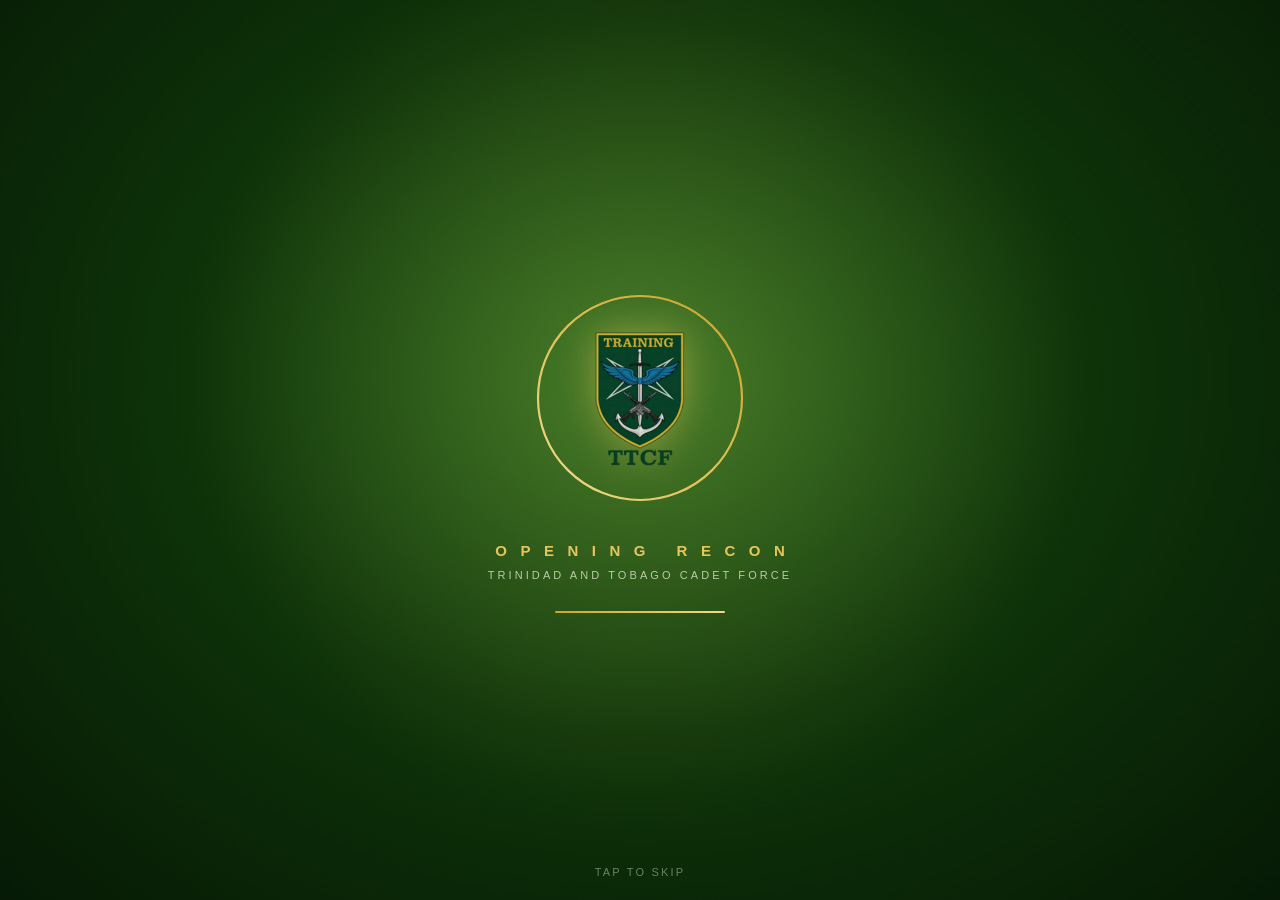
<file: index.html>
<!DOCTYPE html>
<html>
<head>
  <script src="js/splash.js"></script>
  <meta charset="UTF-8">
  <meta name="viewport" content="width=device-width, initial-scale=1.0">
  <title>RECON - TTCF Management System</title>
  <link rel="stylesheet" href="https://cdnjs.cloudflare.com/ajax/libs/font-awesome/6.4.0/css/all.min.css">
  <meta name="theme-color" content="#154b12">
  <meta name="apple-mobile-web-app-capable" content="yes">
  <meta name="mobile-web-app-capable" content="yes">
  <meta name="apple-mobile-web-app-status-bar-style" content="black-translucent">
  <link rel="manifest" href="manifest.webmanifest">
  <link rel="icon" href="img/icon-192.png">
  <link rel="apple-touch-icon" href="img/apple-touch-icon.png">
  <link rel="stylesheet" href="css/styles.css">
  <link rel="stylesheet" href="css/modern.css">
  <link rel="stylesheet" href="css/brand.css">
</head>
<body>
  
  <!-- Loading Overlay -->
  <div id="loadingOverlay" class="loading-overlay">
    <div class="spinner"></div>
  </div>
  <!-- Corner Spinner for Auto-Refresh -->
<div id="cornerSpinner" class="corner-spinner">
  <div class="mini-spinner"></div>
</div>
  
  <!-- Toast Container -->
  <div id="toastContainer" class="toast-container"></div>
  
  <!-- Main App -->
  <div id="app" class="app">
    <!-- Sidebar -->
    <nav id="sidebar" class="sidebar">
      <div class="sidebar-header">
        <img src="img/icon-192.png" alt="TTCF" class="logo">
        <h2>RECON</h2>
        <p class="subtitle">Trinidad and Tobago Cadet Force</p>
        <p class="sub-label">Training Department</p>
      </div>
      
      <div class="user-info">
        <div class="avatar"><i class="fas fa-user"></i></div>
        <div class="user-details">
          <span id="currentUserName">Guest</span>
          <span id="currentUserRole" class="role-badge">View Only</span>
        </div>
      </div>
      
      <ul class="nav-menu">
        <li class="nav-item active" data-page="dashboard"><i class="fas fa-home"></i><span>Dashboard</span></li>
        <li class="nav-item" data-page="shield"><i class="fas fa-trophy"></i><span>Shield Competition</span></li>
        <li class="nav-item admin-instructor-only" data-page="cadets" style="display:none;"><i class="fas fa-users"></i><span>Cadets</span></li>
        <li class="nav-item" data-page="star-exams" style="display:none;"><i class="fas fa-star"></i><span>Star Exams</span></li>
        <li class="nav-item" data-page="courses"><i class="fas fa-graduation-cap"></i><span>Courses</span></li>
        <li class="nav-item" data-page="resources"><i class="fas fa-folder-open"></i><span>Resources</span></li>
        <li class="nav-item" data-page="announcements"><i class="fas fa-bullhorn"></i><span>Announcements</span></li>
        <li class="nav-item" data-page="reviews"><i class="fas fa-quote-left"></i><span>Views & Reviews</span></li>
        <li class="nav-item" data-page="calendar"><i class="fas fa-calendar"></i><span>Calendar</span></li>
        <li class="nav-item" data-page="users" style="display:none;"><i class="fas fa-user-cog"></i><span>Users</span></li>
      </ul>
      
      <div class="sidebar-footer">
        <button id="loginBtn" class="btn btn-primary btn-block" onclick="redirectToLogin()">
          <i class="fas fa-sign-in-alt"></i> Login
        </button>
        <button id="logoutBtn" class="btn btn-outline btn-block" onclick="logout()" style="display:none;">
          <i class="fas fa-sign-out-alt"></i> Logout
        </button>
      </div>
    </nav>
    
    <!-- Main Content -->
    <main class="main-content">
      <header class="header">
        <button class="menu-toggle" onclick="toggleSidebar()"><i class="fas fa-bars"></i></button>
        <h1 id="pageTitle">Dashboard</h1>
        <div class="header-actions">
          <div class="search-container">
            <input type="text" id="globalSearch" class="search-input" placeholder="Search cadets, courses, events..." onkeyup="handleSearchKeyup(event)" onfocus="showSearchResults()">
            <button class="search-btn" onclick="performGlobalSearch()"><i class="fas fa-search"></i></button>
            <div id="searchResults" class="search-results-dropdown"></div>
          </div>
          <button class="btn btn-outline btn-sm refresh-btn" onclick="manualRefresh()" title="Refresh now">
            <i class="fas fa-sync-alt"></i>
          </button>
          <div id="refreshIndicator" class="refresh-indicator active" onclick="toggleAutoRefresh()" title="Auto-refresh ON (every 60s) - Click to disable">
            <i class="fas fa-circle"></i>
            <span>Live</span>
          </div>
          <button id="logoutBtnHeader" class="btn btn-outline btn-sm" onclick="logout()" style="display:none;">
            <i class="fas fa-sign-out-alt"></i>
          </button>
        </div>
      </header>
      
      <div class="content">
        <!-- Guest Banner -->
        <div id="guestBanner" class="alert alert-info show">
          <i class="fas fa-info-circle"></i>
          <span>You are viewing as a guest. Login for full access.</span>
        </div>
        
        <!-- Dashboard Page -->
        <div id="page-dashboard" class="page active">
          <div class="stats-grid" id="statsGrid">
            <!-- Cadet Stats - Admin/Instructor Only -->
            <div class="stat-card admin-instructor-only" style="display:none;"><div class="stat-icon"><i class="fas fa-users"></i></div><div class="stat-info"><span class="stat-value" id="statTotalCadets">0</span><span class="stat-label">Total Cadets</span></div></div>
            <div class="stat-card admin-instructor-only" style="display:none;"><div class="stat-icon"><i class="fas fa-user-check"></i></div><div class="stat-info"><span class="stat-value" id="statActiveCadets">0</span><span class="stat-label">Active</span></div></div>
            <div class="stat-card admin-instructor-only" style="display:none;"><div class="stat-icon"><i class="fas fa-percentage"></i></div><div class="stat-info"><span class="stat-value" id="statPassRate">0%</span><span class="stat-label">Pass Rate</span></div></div>
            <div class="stat-card"><div class="stat-icon"><i class="fas fa-graduation-cap"></i></div><div class="stat-info"><span class="stat-value" id="statOpenCourses">0</span><span class="stat-label">Open Courses</span></div></div>
          </div>
          
          <!-- Shield Competition Leaderboard - Prominent Section -->
          <div class="card shield-leaderboard-card">
            <div class="card-header shield-header">
              <h3><i class="fas fa-trophy"></i> Shield Competition <span id="dashboardShieldYear">2025-2026</span></h3>
              
            </div>
            <div class="card-body">
              <!-- Current Leader Banner -->
              <div id="shieldLeaderBanner" class="shield-leader-banner">
                <div class="leader-trophy"><i class="fas fa-crown"></i></div>
                <div class="leader-info">
                  <span class="leader-label">Current Leader</span>
                  <span class="leader-school" id="leaderSchoolName">Loading...</span>
                  <span class="leader-score" id="leaderSchoolScore"></span>
                </div>
              </div>
              
              <div id="dashboardShieldLeaderboard" class="shield-podium">
                <p class="text-muted">Loading Shield Competition results...</p>
              </div>
            </div>
          </div>
          
          <div class="dashboard-grid">
            <div class="card">
              <div class="card-header"><h3><i class="fas fa-bullhorn"></i> Announcements</h3></div>
              <div class="card-body" id="dashboardAnnouncements"><p class="text-muted">Loading...</p></div>
            </div>
            <div class="card logged-in-only" style="display:none;">
              <div class="card-header"><h3><i class="fas fa-star"></i> Star Exam Leaders</h3></div>
              <div class="card-body" id="leaderboardPreview"><p class="text-muted">Loading...</p></div>
            </div>
          </div>
        </div>
        
        <!-- Cadets Page -->
        <div id="page-cadets" class="page admin-instructor-only">
          <div class="page-header">
            <h2>Cadet Records</h2>
            <button class="btn btn-primary admin-only" onclick="showAddCadetModal()"><i class="fas fa-plus"></i> Add Cadet</button>
          </div>
          <div class="card">
            <div class="table-responsive">
              <table class="table">
                <thead><tr><th>Reg #</th><th>Rank</th><th>Name</th><th>Battalion</th><th>Unit</th><th>Status</th><th>Actions</th></tr></thead>
                <tbody id="cadetsTableBody"><tr><td colspan="7" class="text-center">Loading...</td></tr></tbody>
              </table>
            </div>
          </div>
        </div>
        
        <!-- Star Exams Page -->
        <div id="page-star-exams" class="page">
          <div class="page-header">
            <h2>Star Examinations</h2>
            <div class="header-actions">
              <button class="btn btn-secondary admin-only" onclick="showStarExamImportModal()"><i class="fas fa-file-import"></i> Import</button>
              <button class="btn btn-primary admin-only" onclick="showAddExamModal()"><i class="fas fa-plus"></i> Add Result</button>
            </div>
          </div>
          
          <!-- Tabs -->
          <div class="star-tabs">
            <button class="star-tab" onclick="switchStarTab('dashboard')" id="starTabDashboard" style="display:none;">
              <i class="fas fa-chart-bar"></i> Dashboard
            </button>
            <button class="star-tab active" onclick="switchStarTab('leaderboard')" id="starTabLeaderboard">
              <i class="fas fa-list-ol"></i> Leaderboard
            </button>
          </div>
          
          <!-- DASHBOARD TAB -->
          <div id="starDashboardView" style="display:none;">
            <!-- Summary Cards -->
            <div class="star-summary-cards" id="starSummaryCards">
              <div class="star-summary-card">
                <div class="star-summary-icon"><i class="fas fa-users"></i></div>
                <div class="star-summary-info">
                  <span class="star-summary-num" id="starTotalCadets">0</span>
                  <span class="star-summary-label">Total Entries</span>
                </div>
              </div>
              <div class="star-summary-card card-pass">
                <div class="star-summary-icon"><i class="fas fa-check-circle"></i></div>
                <div class="star-summary-info">
                  <span class="star-summary-num" id="starTotalPass">0</span>
                  <span class="star-summary-label">Complete</span>
                </div>
              </div>
              <div class="star-summary-card card-partial">
                <div class="star-summary-icon"><i class="fas fa-adjust"></i></div>
                <div class="star-summary-info">
                  <span class="star-summary-num" id="starTotalPartial">0</span>
                  <span class="star-summary-label">Partial</span>
                </div>
              </div>
              <div class="star-summary-card card-fail">
                <div class="star-summary-icon"><i class="fas fa-times-circle"></i></div>
                <div class="star-summary-info">
                  <span class="star-summary-num" id="starTotalFail">0</span>
                  <span class="star-summary-label">Incomplete</span>
                </div>
              </div>
              <div class="star-summary-card card-rate">
                <div class="star-summary-icon"><i class="fas fa-percentage"></i></div>
                <div class="star-summary-info">
                  <span class="star-summary-num" id="starPassRate">0%</span>
                  <span class="star-summary-label">Completion Rate</span>
                </div>
              </div>
            </div>
            
            <!-- Charts Row -->
            <div class="star-dashboard-grid">
              <!-- Star Level Breakdown -->
              <div class="card star-dash-card">
                <h4><i class="fas fa-star"></i> By Star Level</h4>
                <div id="starLevelBreakdown" class="star-chart-area"></div>
              </div>
              
              <!-- Battalion Breakdown -->
              <div class="card star-dash-card">
                <h4><i class="fas fa-flag"></i> By Battalion</h4>
                <div id="starBattalionBreakdown" class="star-chart-area"></div>
              </div>
            </div>
            
            <!-- Completion Rate by Star Level -->
            <div class="card star-dash-card">
              <h4><i class="fas fa-trophy"></i> Completion Rate by Star Level</h4>
              <div id="starPassRateByLevel" class="star-chart-area"></div>
            </div>
            
            <!-- Subject Completion Rates (Overall Rings) -->
            <div class="card star-dash-card">
              <h4><i class="fas fa-book-open"></i> Subject Completion Rates — Overall</h4>
              <div id="starSubjectRates" class="star-chart-area"></div>
            </div>
            
            <!-- Subject Completion Rates by Star Level -->
            <div class="card star-dash-card">
              <h4><i class="fas fa-th-list"></i> Subject Completion Rates by Star Level</h4>
              <div id="starSubjectByLevel" class="star-chart-area"></div>
            </div>
            
            <!-- Battalion × Star Level Matrix -->
            <div class="card star-dash-card">
              <h4><i class="fas fa-th"></i> Battalion × Star Level Matrix</h4>
              <div class="table-responsive">
                <table class="table star-matrix-table" id="starMatrixTable">
                  <thead id="starMatrixHead"></thead>
                  <tbody id="starMatrixBody"></tbody>
                </table>
              </div>
            </div>
          </div>
          
          <!-- LEADERBOARD TAB -->
          <div id="starLeaderboardView">
            <!-- Filters & Search -->
            <div class="star-filters-bar">
              <div class="star-filter-group">
                <label><i class="fas fa-star"></i> Star Level</label>
                <select id="starFilterLevel" class="form-control form-control-sm" onchange="applyStarFilters()">
                  <option value="all">All Stars</option>
                  <option value="Star 1">Star 1</option>
                  <option value="Star 2">Star 2</option>
                  <option value="Star 3">Star 3</option>
                  <option value="Star 4">Star 4</option>
                  <option value="Master Cadet">Master Cadet</option>
                </select>
              </div>
              <div class="star-filter-group">
                <label><i class="fas fa-book"></i> Subject</label>
                <select id="starFilterSubject" class="form-control form-control-sm" onchange="applyStarFilters()">
                  <option value="all">All Subjects</option>
                  <option value="DR">DR — Drill</option>
                  <option value="UMC">UMC — Use of Map and Compass</option>
                  <option value="SAA">SAA — Skill At Arms</option>
                  <option value="FC">FC — Field Craft</option>
                  <option value="AT">AT — Adventure Training</option>
                </select>
              </div>
              <div class="star-filter-group">
                <label><i class="fas fa-check-circle"></i> Status</label>
                <select id="starFilterStatus" class="form-control form-control-sm" onchange="applyStarFilters()">
                  <option value="all">All</option>
                  <option value="Pass">Complete</option>
                  <option value="Partial">Partial</option>
                  <option value="Fail">Incomplete</option>
                </select>
              </div>
              <div class="star-filter-group star-search-group">
                <label><i class="fas fa-search"></i> Search</label>
                <input type="text" id="starSearchInput" class="form-control form-control-sm" placeholder="Name, Reg #, Battalion..." oninput="applyStarFilters()">
              </div>
              <div class="star-filter-group star-filter-count">
                <span id="starFilterCount"></span>
                <button class="btn btn-outline btn-xs" onclick="clearStarFilters()" title="Clear all filters"><i class="fas fa-times"></i> Clear</button>
              </div>
            </div>
            
            <div class="card">
              <div class="table-responsive">
                <table class="table" id="starExamTable">
                  <thead><tr><th>#</th><th>Reg #</th><th>Name</th><th>Battalion</th><th>Star</th><th>DR</th><th>UMC</th><th>SAA</th><th>FC</th><th>AT</th><th>Score</th><th>Status</th><th class="admin-only">Actions</th></tr></thead>
                  <tbody id="starLeaderboardBody"><tr><td colspan="13" class="text-center">Loading...</td></tr></tbody>
                </table>
              </div>
            </div>
          </div>
        </div>
        
        <!-- ============================================
             SHIELD COMPETITION PAGE - REDESIGNED
             Category-Based Tabs with Team Management
             ============================================ -->
        <div id="page-shield" class="page">
          <div class="section-header">
            <h2><i class="fas fa-shield-alt"></i> Shield Competition</h2>
            <div class="section-actions">
              <select id="shieldYearSelect" onchange="loadShieldData()">
                <option value="2025">2025-2026</option>
                <option value="2024">2024-2025</option>
                <option value="2023">2023-2024</option>
              </select>
              <button class="btn btn-primary" onclick="showAddShieldResultModal()" id="addShieldBtn" style="display:none;">
                <i class="fas fa-plus"></i> Add Result
              </button>
            </div>
          </div>

          <!-- Category Tabs -->
          <div class="shield-tabs">
            <button class="shield-tab active" data-category="overview" onclick="switchShieldCategory('overview')">
              <i class="fas fa-trophy"></i> <span>Overview</span>
            </button>
            <button class="shield-tab" data-category="public-speaking" onclick="switchShieldCategory('public-speaking')">
              <i class="fas fa-microphone"></i> <span>Public Speaking</span>
            </button>
            <button class="shield-tab" data-category="orienteering" onclick="switchShieldCategory('orienteering')">
              <i class="fas fa-compass"></i> <span>Orienteering</span>
            </button>
            <button class="shield-tab" data-category="small-bore" onclick="switchShieldCategory('small-bore')">
              <i class="fas fa-crosshairs"></i> <span>Small Bore</span>
            </button>
            <button class="shield-tab" data-category="drill" onclick="switchShieldCategory('drill')">
              <i class="fas fa-users"></i> <span>Drill</span>
            </button>
            <button class="shield-tab" data-category="military-knowledge" onclick="switchShieldCategory('military-knowledge')">
              <i class="fas fa-book"></i> <span>Mil Knowledge</span>
            </button>
            <button class="shield-tab" data-category="platoon-records" onclick="switchShieldCategory('platoon-records')">
              <i class="fas fa-clipboard-list"></i> <span>Platoon Records</span>
            </button>
            <button class="shield-tab" data-category="campcraft" onclick="switchShieldCategory('campcraft')">
              <i class="fas fa-campground"></i> <span>Campcraft</span>
            </button>
          </div>

          <!-- Tab Content Panels -->
          <div class="shield-tab-content">
            
            <!-- Overview Panel -->
            <div id="shield-overview" class="shield-panel active">
              <div class="overview-grid">
                <div class="category-summary-card">
                  <h3><i class="fas fa-chart-bar"></i> Category Breakdown</h3>
                  <div id="categoryBreakdown" class="category-breakdown">
                    <!-- Populated dynamically -->
                  </div>
                </div>
              </div>
              
              <!-- Full School/Platoon Leaderboard -->
              <div class="card school-platoon-leaderboard-card">
                <div class="school-platoon-header">
                  <h3><i class="fas fa-list-ol"></i> School / Platoon Leaderboard</h3>
                  <div class="school-platoon-controls">
                    <input type="text" id="schoolLeaderboardSearch" class="form-control form-control-sm" placeholder="Search school..." oninput="filterSchoolLeaderboard()">
                  </div>
                </div>
                <div class="table-responsive table-responsive-sticky">
                  <table class="data-table" id="schoolPlatoonTable">
                    <thead>
                      <tr>
                        <th class="col-rank">#</th>
                        <th class="col-school">School / Unit</th>
                        <th class="col-platoon">Platoon</th>
                        <th class="col-cat" title="Public Speaking">PS</th>
                        <th class="col-cat" title="Orienteering">ORI</th>
                        <th class="col-cat" title="Small Bore Shooting">SBS</th>
                        <th class="col-cat" title="Drill">DRL</th>
                        <th class="col-cat" title="Military Knowledge">MK</th>
                        <th class="col-cat" title="Platoon Records">PR</th>
                        <th class="col-cat" title="Campcraft">CC</th>
                        <th class="col-total">Total</th>
                      </tr>
                    </thead>
                    <tbody id="schoolPlatoonLeaderboardBody">
                      <!-- Populated dynamically -->
                    </tbody>
                  </table>
                </div>
              </div>
            </div>

            <!-- Public Speaking Panel -->
            <div id="shield-public-speaking" class="shield-panel">
              <div class="panel-header">
                <h3><i class="fas fa-microphone"></i> Public Speaking Results</h3>
                <button class="btn btn-sm btn-primary" onclick="showCategoryResultModal('Public Speaking')" id="addPublicSpeakingBtn" style="display:none;">
                  <i class="fas fa-plus"></i> Add Result
                </button>
              </div>
              <div class="category-leaderboard" id="publicSpeakingLeaderboard">
                <!-- Results table -->
              </div>
            </div>

            <!-- Orienteering Panel (Team-Based) -->
            <div id="shield-orienteering" class="shield-panel">
              <div class="panel-header">
                <h3><i class="fas fa-compass"></i> Orienteering Results (Team Event)</h3>
                <div class="panel-actions">
                  <button class="btn btn-sm btn-secondary" onclick="showOrienteeringTeamsView()" id="viewTeamsBtn">
                    <i class="fas fa-users"></i> View Teams
                  </button>
                  <button class="btn btn-sm btn-primary" onclick="showOrienteeringTeamModal()" id="addOrienteeringTeamBtn" style="display:none;">
                    <i class="fas fa-plus"></i> Add Team
                  </button>
                </div>
              </div>
              
              <!-- Orienteering Sub-tabs -->
              <div class="orienteering-subtabs">
                <button class="subtab active" data-view="team-leaderboard" onclick="switchOrienteeringView('team-leaderboard')">
                  Team Leaderboard
                </button>
                <button class="subtab" data-view="team-management" onclick="switchOrienteeringView('team-management')" id="teamManagementTab" style="display:none;">
                  Team Management
                </button>
              </div>

              <div id="orienteeringContent">
                <!-- Team Leaderboard View -->
                <div id="orienteering-team-leaderboard" class="orienteering-view active">
                  <div class="table-responsive table-responsive-sticky">
                  <table class="data-table">
                    <thead>
                      <tr>
                        <th>Rank</th>
                        <th>Team</th>
                        <th>Battalion</th>
                        <th>School/Unit</th>
                        <th>Markers</th>
                        <th>Time</th>
                        <th>Grid</th>
                        <th>Equip</th>
                        <th>Total</th>
                      </tr>
                    </thead>
                    <tbody id="orienteeringTeamLeaderboardBody">
                      <!-- Populated dynamically -->
                    </tbody>
                  </table>
                  </div>
                </div>

                <!-- Team Management View (Admin Only) -->
                <div id="orienteering-team-management" class="orienteering-view">
                  <!-- Team Search Box -->
                  <div class="team-search-container">
                    <div class="team-search-wrapper">
                      <i class="fas fa-search team-search-icon"></i>
                      <input type="text" id="teamSearchInput" class="team-search-input" 
                             placeholder="Search teams by name, school, or battalion..." 
                             onkeyup="filterTeams(this.value)" 
                             onfocus="showTeamSearchResults()"
                             autocomplete="off">
                      <button class="team-search-clear" onclick="clearTeamSearch()" id="teamSearchClear" style="display:none;">
                        <i class="fas fa-times"></i>
                      </button>
                    </div>
                    <div id="teamSearchResults" class="team-search-results">
                      <!-- Search results populated dynamically -->
                    </div>
                  </div>
                  
                  <div id="teamManagementContainer">
                    <!-- Team cards populated dynamically -->
                  </div>
                </div>
              </div>
            </div>

            <!-- Small Bore Shooting Panel -->
            <div id="shield-small-bore" class="shield-panel">
              <div class="panel-header">
                <h3><i class="fas fa-crosshairs"></i> Small Bore Shooting Results</h3>
                <button class="btn btn-sm btn-primary" onclick="showCategoryResultModal('Small Bore Shooting')" id="addSmallBoreBtn" style="display:none;">
                  <i class="fas fa-plus"></i> Add Result
                </button>
              </div>
              <div class="category-leaderboard" id="smallBoreLeaderboard">
                <!-- Results table -->
              </div>
            </div>

            <!-- Drill Panel -->
            <div id="shield-drill" class="shield-panel">
              <div class="panel-header">
                <h3><i class="fas fa-users"></i> Drill Results</h3>
                <button class="btn btn-sm btn-primary" onclick="showCategoryResultModal('Drill')" id="addDrillBtn" style="display:none;">
                  <i class="fas fa-plus"></i> Add Result
                </button>
              </div>
              <div class="category-leaderboard" id="drillLeaderboard">
                <!-- Results table -->
              </div>
            </div>

            <!-- Military Knowledge Panel -->
            <div id="shield-military-knowledge" class="shield-panel">
              <div class="panel-header">
                <h3><i class="fas fa-book"></i> Military Knowledge Results</h3>
                <button class="btn btn-sm btn-primary" onclick="showCategoryResultModal('Military Knowledge')" id="addMilKnowledgeBtn" style="display:none;">
                  <i class="fas fa-plus"></i> Add Result
                </button>
              </div>
              <div class="category-leaderboard" id="milKnowledgeLeaderboard">
                <!-- Results table -->
              </div>
            </div>

            <!-- Platoon Records Panel -->
            <div id="shield-platoon-records" class="shield-panel">
              <div class="panel-header">
                <h3><i class="fas fa-clipboard-list"></i> Platoon Records Results</h3>
                <button class="btn btn-sm btn-primary" onclick="showCategoryResultModal('Platoon Records')" id="addPlatoonRecordsBtn" style="display:none;">
                  <i class="fas fa-plus"></i> Add Result
                </button>
              </div>
              <div class="category-leaderboard" id="platoonRecordsLeaderboard">
                <!-- Results table -->
              </div>
            </div>

            <!-- Campcraft Panel -->
            <div id="shield-campcraft" class="shield-panel">
              <div class="panel-header">
                <h3><i class="fas fa-campground"></i> Campcraft Results</h3>
                <button class="btn btn-sm btn-primary" onclick="showCategoryResultModal('Campcraft')" id="addCampcraftBtn" style="display:none;">
                  <i class="fas fa-plus"></i> Add Result
                </button>
              </div>
              <div class="category-leaderboard" id="campcraftLeaderboard">
                <!-- Results table -->
              </div>
            </div>

          </div>
        </div>
        <!-- END SHIELD COMPETITION PAGE -->
        
        <!-- Courses Page -->
        <div id="page-courses" class="page">
          <div class="page-header">
            <h2>Training Courses</h2>
            <div class="header-controls">
              <button class="btn btn-outline admin-only" onclick="showCourseRegistrations()" id="btnViewRegistrations"><i class="fas fa-users"></i> View Registrations</button>
              <button class="btn btn-primary admin-only" onclick="showAddCourseModal()"><i class="fas fa-plus"></i> Add Course</button>
            </div>
          </div>
          <div id="coursesGrid" class="cards-grid">Loading...</div>
          
          <!-- Registrations Panel (Admin Only) -->
          <div id="courseRegistrationsPanel" class="registrations-panel" style="display:none;">
            <div class="panel-header">
              <h3><i class="fas fa-clipboard-list"></i> Course Registrations</h3>
              <button class="btn btn-outline btn-sm" onclick="hideCourseRegistrations()"><i class="fas fa-times"></i> Close</button>
            </div>
            <div class="panel-filters">
              <select id="regFilterCourse" onchange="filterRegistrations()" class="form-control">
                <option value="">All Courses</option>
              </select>
              <select id="regFilterStatus" onchange="filterRegistrations()" class="form-control">
                <option value="">All Statuses</option>
                <option value="Pending">Submitted</option>
                <option value="Approved">Registered</option>
                <option value="Denied">Rejected</option>
              </select>
            </div>
            <div class="table-responsive">
              <table class="table">
                <thead>
                  <tr>
                    <th>Course</th>
                    <th>Applicant Name</th>
                    <th>Email</th>
                    <th>Applied</th>
                    <th>Status</th>
                    <th>Actions</th>
                  </tr>
                </thead>
                <tbody id="registrationsTableBody">
                  <tr><td colspan="6" class="text-center">Loading...</td></tr>
                </tbody>
              </table>
            </div>
          </div>
        </div>
        
        <!-- Syllabi Page -->
        <div id="page-resources" class="page">
          <div class="page-header">
            <h2>Resources</h2>
            <div class="header-buttons admin-only">
              <button class="btn btn-primary" onclick="showAddSyllabusModal()"><i class="fas fa-plus"></i> Add Syllabus</button>
              <button class="btn btn-outline" onclick="showAddManualModal()"><i class="fas fa-plus"></i> Add Manual</button>
              <button class="btn btn-outline" onclick="showAddOrderModal()"><i class="fas fa-plus"></i> Add Order</button>
              <button class="btn btn-outline" onclick="showAddPolicyModal()"><i class="fas fa-plus"></i> Add Policy</button>
            </div>
          </div>
          
          <!-- Resource Type Filter -->
          <div class="resource-tabs">
            <button class="resource-tab active" onclick="filterResources('all')">All Resources</button>
            <button class="resource-tab" onclick="filterResources('syllabi')"><i class="fas fa-book"></i> Syllabi</button>
            <button class="resource-tab" onclick="filterResources('manuals')"><i class="fas fa-file-alt"></i> Manuals</button>
            <button class="resource-tab" onclick="filterResources('orders')"><i class="fas fa-gavel"></i> Orders</button>
            <button class="resource-tab" onclick="filterResources('policies')"><i class="fas fa-shield-alt"></i> Policies</button>
          </div>
          
          <!-- Syllabi Section -->
          <div id="syllabiSection" class="resource-section">
            <h3><i class="fas fa-book"></i> Training Syllabi</h3>
            <div id="syllabiGrid" class="resources-grid">Loading...</div>
          </div>
          
          <!-- Manuals Section -->
          <div id="manualsSection" class="resource-section">
            <h3><i class="fas fa-file-alt"></i> Training Manuals</h3>
            <div id="manualsGrid" class="resources-grid">Loading...</div>
          </div>
          
          <!-- Orders Section -->
          <div id="ordersSection" class="resource-section">
            <h3><i class="fas fa-gavel"></i> Orders</h3>
            <div id="ordersGrid" class="resources-grid">Loading...</div>
          </div>
          
          <!-- Policies Section -->
          <div id="policiesSection" class="resource-section">
            <h3><i class="fas fa-shield-alt"></i> Policies</h3>
            <div id="policiesGrid" class="resources-grid">Loading...</div>
          </div>
        </div>
        
        <!-- Announcements Page -->
        <div id="page-announcements" class="page">
          <div class="page-header">
            <h2>Announcements</h2>
            <button class="btn btn-primary admin-only" onclick="showAddAnnouncementModal()"><i class="fas fa-plus"></i> New Announcement</button>
          </div>
          <div id="announcementsList">Loading...</div>
        </div>
        
        <!-- Views & Reviews Page -->
        <div id="page-reviews" class="page">
          <div class="page-header">
            <h2>Views & Reviews</h2>
            <button class="btn btn-primary admin-only" onclick="showAddReviewModal()"><i class="fas fa-plus"></i> Add Review</button>
          </div>
          <div id="reviewsList" class="reviews-grid">Loading...</div>
        </div>
        
        <!-- Calendar Page -->
        <div id="page-calendar" class="page">
          <div class="page-header">
            <h2>Calendar</h2>
            <button class="btn btn-primary admin-only" onclick="showAddEventModal()"><i class="fas fa-plus"></i> Add Event</button>
          </div>
          
          <div class="calendar-container">
            <div class="card">
              <div class="calendar-header">
                <button class="btn btn-outline btn-sm" onclick="prevMonth()"><i class="fas fa-chevron-left"></i></button>
                <h3 id="currentMonthYear">January 2026</h3>
                <button class="btn btn-outline btn-sm" onclick="nextMonth()"><i class="fas fa-chevron-right"></i></button>
              </div>
              <div class="calendar-weekdays">
                <div>Sun</div><div>Mon</div><div>Tue</div><div>Wed</div><div>Thu</div><div>Fri</div><div>Sat</div>
              </div>
              <div id="calendarDays" class="calendar-days"></div>
            </div>
            <div class="card">
              <h3><i class="fas fa-calendar-alt"></i> Upcoming Events</h3>
              <div id="upcomingEventsCards" class="upcoming-events-cards">
                <!-- Populated dynamically -->
              </div>
            </div>
          </div>
        </div>
        
        <!-- Users Page -->
        <div id="page-users" class="page">
          <div class="page-header">
            <h2>User Management</h2>
            <button class="btn btn-primary" id="addUserBtn" style="display:none" onclick="openAddUser()"><i class="fas fa-user-plus"></i> Add user</button>
          </div>
          <p class="page-description">Manage user registrations and access. Pending registrations require approval before users can access the system.</p>
          <div class="card">
            <div class="table-responsive">
              <table class="table">
                <thead><tr><th>Reg. No.</th><th>Name</th><th>Email</th><th>Battalion</th><th>Unit</th><th>Type</th><th>Role</th><th>Status</th><th>Actions</th></tr></thead>
                <tbody id="usersTableBody"><tr><td colspan="9" class="text-center">Loading...</td></tr></tbody>
              </table>
            </div>
          </div>
        </div>
      </div>
    </main>
  </div>
  
  <!-- Generic Modal -->
  <div id="modal" class="modal-overlay">
    <div class="modal">
      <div class="modal-header">
        <h3 id="modalTitle">Details</h3>
        <button class="modal-close" onclick="closeModal('modal')">&times;</button>
      </div>
      <div class="modal-body" id="modalBody"></div>
      <div class="modal-footer">
        <button class="btn btn-outline" onclick="closeModal('modal')">Close</button>
      </div>
    </div>
  </div>
  
  <!-- Cadet Modal -->
  <div id="cadetModal" class="modal-overlay">
    <div class="modal">
      <div class="modal-header">
        <h3 id="cadetModalTitle">Add Cadet</h3>
        <button class="modal-close" onclick="closeModal('cadetModal')">&times;</button>
      </div>
      <div class="modal-body">
        <form id="cadetForm">
          <input type="hidden" id="cadetId">
          <div class="form-row">
            <div class="form-group"><label>Regimental Number *</label><input type="text" id="cadetRegNumber" class="form-control" required></div>
            <div class="form-group"><label>Rank</label><select id="cadetRank" class="form-control"><option value="">Select Rank</option></select></div>
          </div>
          <div class="form-row">
            <div class="form-group"><label>Surname *</label><input type="text" id="cadetSurname" class="form-control" required></div>
            <div class="form-group"><label>First Name *</label><input type="text" id="cadetFirstName" class="form-control" required></div>
          </div>
          <div class="form-row">
            <div class="form-group"><label>Battalion</label><select id="cadetBattalion" class="form-control"><option value="">Select Battalion</option></select></div>
            <div class="form-group"><label>Unit/School</label><input type="text" id="cadetUnit" class="form-control"></div>
          </div>
          <div class="form-group">
            <label>Status</label>
            <select id="cadetStatus" class="form-control"><option value="Active">Active</option><option value="Inactive">Inactive</option><option value="Discharged">Discharged</option></select>
          </div>
        </form>
      </div>
      <div class="modal-footer">
        <button class="btn btn-outline" onclick="closeModal('cadetModal')">Cancel</button>
        <button class="btn btn-primary" onclick="saveCadet()">Save</button>
      </div>
    </div>
  </div>
  
  <!-- Course Modal -->
  <div id="courseModal" class="modal-overlay">
    <div class="modal">
      <div class="modal-header">
        <h3 id="courseModalTitle">Add Course</h3>
        <button class="modal-close" onclick="closeModal('courseModal')">&times;</button>
      </div>
      <div class="modal-body">
        <form id="courseForm">
          <input type="hidden" id="courseId">
          <div class="form-row">
            <div class="form-group"><label>Course Name *</label><input type="text" id="courseName" class="form-control" required></div>
            <div class="form-group"><label>Course Code</label><input type="text" id="courseCode" class="form-control" placeholder="Optional"></div>
          </div>
          <div class="form-row">
            <div class="form-group">
              <label>Category</label>
              <select id="courseCategory" class="form-control">
                <option value="Basic Training">Basic Training</option>
                <option value="Advanced Training">Advanced Training</option>
                <option value="Leadership">Leadership</option>
                <option value="Specialist">Specialist</option>
              </select>
            </div>
            <div class="form-group"><label>Instructor</label><input type="text" id="courseInstructor" class="form-control"></div>
          </div>
          <div class="form-group"><label>Description</label><textarea id="courseDescription" class="form-control" rows="3"></textarea></div>
          <div class="form-row">
            <div class="form-group"><label>Start Date</label><input type="date" id="courseStartDate" class="form-control"></div>
            <div class="form-group"><label>End Date</label><input type="date" id="courseEndDate" class="form-control"></div>
          </div>
          <div class="form-row">
            <div class="form-group"><label>Location</label><input type="text" id="courseLocation" class="form-control"></div>
            <div class="form-group"><label>Max Participants</label><input type="number" id="courseMaxParticipants" class="form-control" value="20"></div>
          </div>
          <div class="form-group">
            <label>Course Details URL</label>
            <input type="url" id="courseDetailsUrl" class="form-control" placeholder="https://drive.google.com/...">
            <small class="form-text">Link to course syllabus, outline, or information (visible to all logged-in users)</small>
          </div>
          <div class="form-group">
            <label>Course Materials URL</label>
            <input type="url" id="courseMaterialsUrl" class="form-control" placeholder="https://drive.google.com/...">
            <small class="form-text">Link to downloadable course content (only visible to approved/registered users)</small>
          </div>
          <div class="form-group"><label>Prerequisites</label><input type="text" id="coursePrerequisites" class="form-control" placeholder="e.g., Star 1, First Aid Cert"></div>
          <div class="form-group">
            <label>Status</label>
            <select id="courseStatus" class="form-control"><option value="Open">Open</option><option value="Closed">Closed</option><option value="Completed">Completed</option></select>
          </div>
        </form>
      </div>
      <div class="modal-footer">
        <button class="btn btn-outline" onclick="closeModal('courseModal')">Cancel</button>
        <button class="btn btn-primary" onclick="saveCourse()">Save</button>
      </div>
    </div>
  </div>
  
  <!-- Exam Modal -->
  <div id="examModal" class="modal-overlay">
    <div class="modal">
      <div class="modal-header">
        <h3 id="examModalTitle">Add Star Exam Result</h3>
        <button class="modal-close" onclick="closeModal('examModal')">&times;</button>
      </div>
      <div class="modal-body">
        <form id="examForm">
          <input type="hidden" id="examId">
          <div class="form-group"><label>Cadet ID / Reg # *</label><input type="text" id="examCadetId" class="form-control" required></div>
          <div class="form-group">
            <label>Exam Type *</label>
            <select id="examType" class="form-control" required onchange="toggleExamSubjects()">
              <option value="">Select Type</option>
              <option value="Star 1">Star 1</option>
              <option value="Star 2">Star 2</option>
              <option value="Star 3">Star 3</option>
              <option value="Star 4">Star 4</option>
              <option value="Master Cadet">Master Cadet</option>
            </select>
          </div>
          <!-- Subject Pass/Fail Checkboxes -->
          <div id="examSubjectsGroup" class="form-group" style="display:none;">
            <label>Subjects Passed</label>
            <div class="exam-subjects-grid">
              <label class="subject-check"><input type="checkbox" id="examDR"> <span>DR</span><small>Drill</small></label>
              <label class="subject-check"><input type="checkbox" id="examUMC"> <span>UMC</span><small>Use of Map and Compass</small></label>
              <label class="subject-check" id="examSAAGroup"><input type="checkbox" id="examSAA"> <span>SAA</span><small>Skill At Arms</small></label>
              <label class="subject-check"><input type="checkbox" id="examFC"> <span>FC</span><small>Field Craft</small></label>
              <label class="subject-check"><input type="checkbox" id="examAT"> <span>AT</span><small>Adventure Training</small></label>
            </div>
          </div>
          <div class="form-row">
            <div class="form-group"><label>Exam Date *</label><input type="date" id="examDate" class="form-control" required></div>
            <div class="form-group"><label>Score</label><input type="number" id="examScore" class="form-control" step="0.01" min="0" max="100"></div>
          </div>
          <div class="form-row">
            <div class="form-group"><label>Examiner</label><input type="text" id="examiner" class="form-control"></div>
            <div class="form-group">
              <label>Status</label>
              <select id="examStatus" class="form-control">
                <option value="Pass">Pass</option>
                <option value="Fail">Fail</option>
                <option value="Pending">Pending</option>
              </select>
            </div>
          </div>
        </form>
      </div>
      <div class="modal-footer">
        <button class="btn btn-outline" onclick="closeModal('examModal')">Cancel</button>
        <button class="btn btn-primary" onclick="saveExam()">Save</button>
      </div>
    </div>
  </div>
  
  <!-- Star Exam Import Modal -->
  <div id="starExamImportModal" class="modal-overlay">
    <div class="modal modal-lg">
      <div class="modal-header">
        <h3><i class="fas fa-file-import"></i> Import Star Exam Results</h3>
        <button class="modal-close" onclick="closeModal('starExamImportModal')">&times;</button>
      </div>
      <div class="modal-body">
        <!-- Import Method Tabs -->
        <div class="import-method-tabs">
          <button class="import-tab active" onclick="switchImportMethod('ttcf')" id="importTabTTCF">
            <i class="fas fa-file-excel"></i> From TTCF Excel
          </button>
          <button class="import-tab" onclick="switchImportMethod('manual')" id="importTabManual">
            <i class="fas fa-table"></i> From Import Sheet
          </button>
        </div>

        <!-- Method 1: TTCF Excel Sheets -->
        <div id="importMethodTTCF" class="import-method-panel">
          <div class="import-instructions">
            <h4><i class="fas fa-file-excel"></i> Import from TTCF Star Exam Spreadsheet</h4>
            <p>This reads directly from <strong>STAR_1</strong>, <strong>STAR_2</strong>, and <strong>STAR_3</strong> sheets — the same format used in the TTCF Training Department compilation file.</p>
            <div class="import-steps">
              <div class="import-step">
                <span class="step-num">1</span>
                <div>
                  <strong>Open your TTCF Excel file</strong>
                  <small>The file with STAR_1, STAR_2, STAR_3 sheets</small>
                </div>
              </div>
              <div class="import-step">
                <span class="step-num">2</span>
                <div>
                  <strong>Copy each sheet into this Google Spreadsheet</strong>
                  <small>Right-click the sheet tab → "Copy to" → this spreadsheet, OR copy-paste all data keeping the sheet names STAR_1, STAR_2, STAR_3</small>
                </div>
              </div>
              <div class="import-step">
                <span class="step-num">3</span>
                <div>
                  <strong>Click "Run TTCF Import" below</strong>
                  <small>All 3 sheets will be processed. Duplicates are automatically skipped.</small>
                </div>
              </div>
            </div>
            <div class="import-notes">
              <p><strong>Expected TTCF format:</strong></p>
              <div class="import-template-preview">
                <table class="table table-sm">
                  <thead><tr><th>SER</th><th>REG NO</th><th>RANK</th><th>LAST NAME</th><th>FIRST NAME</th><th>BN</th><th>UNIT</th><th>STAR LEVEL</th><th>DR</th><th>UMC</th><th>SAA</th><th>FC</th><th>AT</th><th>ACHIEVED</th></tr></thead>
                  <tbody>
                    <tr><td>1</td><td>29097</td><td>PVT</td><td>GREAVES</td><td>JAYDON</td><td>1TTCF</td><td>BSS</td><td>1</td><td></td><td></td><td>P</td><td></td><td></td><td></td></tr>
                    <tr><td>2</td><td>29123</td><td>PVT</td><td>DRIGGS</td><td>TRISTAN</td><td>1TTCF</td><td>ALPHA</td><td>1</td><td>P</td><td>P</td><td>P</td><td>P</td><td>P</td><td></td></tr>
                  </tbody>
                </table>
              </div>
              <ul>
                <li>Star 3 sheets may omit the <strong>SAA</strong> column — handled automatically</li>
                <li>Header variations (SURNAME vs LAST NAME, REG. NO. vs REG NO) are handled</li>
                <li>Lowercase <code>p</code> is treated the same as <code>P</code></li>
                <li>SER and ACHIEVED columns are ignored</li>
              </ul>
            </div>
          </div>
        </div>

        <!-- Method 2: Manual Import Sheet -->
        <div id="importMethodManual" class="import-method-panel" style="display:none;">
          <div class="import-instructions">
            <h4><i class="fas fa-table"></i> Import from Standardized Sheet</h4>
            <p>Use the <strong>"Star Exam Import"</strong> sheet with standardized headers for custom or reformatted data.</p>
            <div class="import-template-preview">
              <table class="table table-sm">
                <thead><tr><th>REG_NO</th><th>RANK</th><th>LAST_NAME</th><th>FIRST_NAME</th><th>BN</th><th>UNIT</th><th>STAR_LEVEL</th><th>DR</th><th>UMC</th><th>SAA</th><th>FC</th><th>AT</th></tr></thead>
                <tbody>
                  <tr><td>29097</td><td>PVT</td><td>GREAVES</td><td>JAYDON</td><td>1TTCF</td><td>BSS</td><td>1</td><td></td><td></td><td>P</td><td></td><td></td></tr>
                  <tr><td>27277</td><td>SGT</td><td>CHARLES</td><td>KENTON</td><td>1TTCF</td><td>BRAVO</td><td>3</td><td>P</td><td>P</td><td></td><td>P</td><td>P</td></tr>
                </tbody>
              </table>
            </div>
            <div class="import-notes">
              <ul>
                <li><strong>STAR_LEVEL:</strong> 1, 2, 3, 4, or MC (Master Cadet)</li>
                <li>Enter <code>P</code> for Pass, leave blank for not passed</li>
                <li>Duplicates (same REG_NO + STAR_LEVEL) are skipped</li>
              </ul>
            </div>
            <button class="btn btn-secondary" onclick="createStarExamImportSheet()" style="margin-top: 12px;">
              <i class="fas fa-plus-circle"></i> Create Import Sheet Template
            </button>
          </div>
        </div>

        <!-- Shared Progress/Results -->
        <div id="importProgress" style="display:none; margin-top: 16px;">
          <div class="progress-bar-container">
            <div id="importProgressBar" class="progress-bar" style="width: 0%"></div>
          </div>
          <p id="importProgressText" class="text-muted" style="margin-top: 8px; font-size: 0.85rem;">Processing...</p>
        </div>
        <div id="importResultSummary" style="display:none; margin-top: 12px;"></div>
      </div>
      <div class="modal-footer">
        <button class="btn btn-outline" onclick="closeModal('starExamImportModal')">Close</button>
        <button class="btn btn-primary" onclick="runStarExamImport()" id="runImportBtn">
          <i class="fas fa-upload"></i> <span id="runImportBtnLabel">Run TTCF Import</span>
        </button>
      </div>
    </div>
  </div>
  
  <!-- Generic Category Result Modal -->
  <div id="categoryResultModal" class="modal-overlay">
    <div class="modal">
      <div class="modal-header">
        <h3 id="categoryResultModalTitle"><i class="fas fa-plus"></i> Add Result</h3>
        <button class="modal-close" onclick="closeCategoryResultModal()">&times;</button>
      </div>
      <div class="modal-body">
        <form id="categoryResultForm">
          <input type="hidden" id="categoryResultId">
          <input type="hidden" id="categoryResultCategory">
          
          <div class="form-row">
            <div class="form-group">
              <label>Competition Year *</label>
              <select id="categoryYear" class="form-control" required>
                <option value="2025">2025-2026</option>
                <option value="2024">2024-2025</option>
                <option value="2023">2023-2024</option>
              </select>
            </div>
            <div class="form-group">
              <label>Position *</label>
              <select id="categoryPosition" class="form-control" required>
                <option value="">Select Position</option>
                <option value="1">1st Place</option>
                <option value="2">2nd Place</option>
                <option value="3">3rd Place</option>
                <option value="4">4th Place</option>
                <option value="5">5th Place</option>
                <option value="6">6th Place</option>
                <option value="7">7th Place</option>
                <option value="8">8th Place</option>
              </select>
            </div>
          </div>

          <div class="form-row">
            <div class="form-group">
              <label>Battalion *</label>
              <select id="categoryBattalion" class="form-control" required onchange="filterSchoolsByBattalion('category')">
                <option value="">Select Battalion</option>
                <option value="First Battalion">First Battalion</option>
                <option value="Second Battalion">Second Battalion</option>
                <option value="Third Battalion">Third Battalion</option>
                <option value="Fourth Battalion">Fourth Battalion</option>
                <option value="Fifth Battalion">Fifth Battalion</option>
                <option value="Sixth Battalion">Sixth Battalion</option>
                <option value="Maritime Battalion">Maritime Battalion</option>
                <option value="Service Support Battalion">Service Support Battalion</option>
              </select>
            </div>
            <div class="form-group">
              <label>School/Unit *</label>
              <select id="categorySchoolUnit" class="form-control" required onchange="filterPlatoonsBySchool('category')">
                <option value="">Select School/Unit</option>
              </select>
            </div>
          </div>

          <div class="form-row">
            <div class="form-group">
              <label>Platoon Number *</label>
              <select id="categoryPlatoon" class="form-control" required>
                <option value="">Select Platoon</option>
              </select>
            </div>
            <div class="form-group">
              <label>Score *</label>
              <input type="number" id="categoryScore" class="form-control" min="0" max="100" required placeholder="Enter score (0-100)">
            </div>
          </div>

          <!-- Individual Cadet Info (for individual events) -->
          <div id="individualCadetSection">
            <div class="form-row">
              <div class="form-group">
                <label>Regimental Number</label>
                <input type="text" id="categoryRegNo" class="form-control" placeholder="e.g., 12345">
              </div>
              <div class="form-group">
                <label>Rank</label>
                <select id="categoryRank" class="form-control">
                  <option value="">Select Rank</option>
                  <option value="Cadet">Cadet</option>
                  <option value="Lance Corporal">Lance Corporal</option>
                  <option value="Corporal">Corporal</option>
                  <option value="Sergeant">Sergeant</option>
                  <option value="Staff Sergeant">Staff Sergeant</option>
                  <option value="Warrant Officer II">Warrant Officer II</option>
                  <option value="Warrant Officer I">Warrant Officer I</option>
                </select>
              </div>
            </div>
            <div class="form-group">
              <label>Cadet Name</label>
              <input type="text" id="categoryCadetName" class="form-control" placeholder="Full name">
            </div>
          </div>

          <div class="form-group">
            <label>Notes</label>
            <textarea id="categoryNotes" class="form-control" rows="2" placeholder="Optional notes"></textarea>
          </div>
        </form>
      </div>
      <div class="modal-footer">
        <button class="btn btn-outline" onclick="closeCategoryResultModal()">Cancel</button>
        <button class="btn btn-primary" onclick="saveCategoryResult()">
          <i class="fas fa-save"></i> Save Result
        </button>
      </div>
    </div>
  </div>

  <!-- Orienteering Team Modal -->
  <div id="orienteeringTeamModal" class="modal-overlay">
    <div class="modal modal-lg">
      <div class="modal-header">
        <h3 id="orienteeringTeamModalTitle"><i class="fas fa-users"></i> Create Orienteering Team</h3>
        <button class="modal-close" onclick="closeOrienteeringTeamModal()">&times;</button>
      </div>
      <div class="modal-body">
        <form id="orienteeringTeamForm">
          <input type="hidden" id="orienteeringTeamId">
          
          <!-- Team Info -->
          <div class="form-section">
            <h4><i class="fas fa-info-circle"></i> Team Information</h4>
            <div class="form-row">
              <div class="form-group">
                <label>Competition Year *</label>
                <select id="teamYear" class="form-control" required>
                  <option value="2025">2025-2026</option>
                  <option value="2024">2024-2025</option>
                  <option value="2023">2023-2024</option>
                </select>
              </div>
              <div class="form-group">
                <label>Team Name</label>
                <input type="text" id="teamName" class="form-control" placeholder="Auto-generated if empty">
              </div>
            </div>
            <div class="form-row">
              <div class="form-group">
                <label>Battalion *</label>
                <select id="teamBattalion" class="form-control" required onchange="filterSchoolsByBattalion('team')">
                  <option value="">Select Battalion</option>
                  <option value="First Battalion">First Battalion</option>
                  <option value="Second Battalion">Second Battalion</option>
                  <option value="Third Battalion">Third Battalion</option>
                  <option value="Fourth Battalion">Fourth Battalion</option>
                  <option value="Fifth Battalion">Fifth Battalion</option>
                  <option value="Sixth Battalion">Sixth Battalion</option>
                  <option value="Maritime Battalion">Maritime Battalion</option>
                  <option value="Service Support Battalion">Service Support Battalion</option>
                </select>
              </div>
              <div class="form-group">
                <label>School/Unit *</label>
                <select id="teamSchoolUnit" class="form-control" required onchange="filterPlatoonsBySchool('team')">
                  <option value="">Select School/Unit</option>
                </select>
              </div>
            </div>
            <div class="form-group">
              <label>Platoon Number *</label>
              <select id="teamPlatoon" class="form-control" required>
                <option value="">Select Platoon</option>
              </select>
            </div>
          </div>

          <!-- Team Members (3 cadets) -->
          <div class="form-section">
            <h4><i class="fas fa-user-friends"></i> Team Members (3 Cadets Required)</h4>
            
            <!-- Member 1 -->
            <div class="team-member-card">
              <div class="member-header">
                <span class="member-number">1</span>
                <span class="member-label">Team Member 1</span>
              </div>
              <div class="form-row">
                <div class="form-group">
                  <label>Reg No. *</label>
                  <input type="text" id="member1RegNo" class="form-control" required placeholder="Reg #">
                </div>
                <div class="form-group">
                  <label>Rank *</label>
                  <select id="member1Rank" class="form-control" required>
                    <option value="">Select</option>
                    <option value="Recruit">Recruit</option>
                    <option value="Cadet">Cadet</option>
                    <option value="Lance Corporal">L/Cpl</option>
                    <option value="Corporal">Cpl</option>
                    <option value="Sergeant">Sgt</option>
                    <option value="Staff Sergeant">S/Sgt</option>
                    <option value="OS">OS</option>
                    <option value="OR">OR</option>
                    <option value="AB">AB</option>
                    <option value="AR">AR</option>
                    <option value="LS">LS</option>
                    <option value="LR">LR</option>
                    <option value="PO">PO</option>
                    <option value="CPO">CPO</option>
                    <option value="AC">AC</option>
                    <option value="CWO2">CWO2</option>
                    <option value="SAC">SAC</option>
                    <option value="Flt. Sgt.">Flt. Sgt.</option>
                  </select>
                </div>
                <div class="form-group">
                  <label>Surname *</label>
                  <input type="text" id="member1Surname" class="form-control" required placeholder="Surname">
                </div>
                <div class="form-group">
                  <label>First Name *</label>
                  <input type="text" id="member1FirstName" class="form-control" required placeholder="First Name">
                </div>
              </div>
            </div>

            <!-- Member 2 -->
            <div class="team-member-card">
              <div class="member-header">
                <span class="member-number">2</span>
                <span class="member-label">Team Member 2</span>
              </div>
              <div class="form-row">
                <div class="form-group">
                  <label>Reg No. *</label>
                  <input type="text" id="member2RegNo" class="form-control" required placeholder="Reg #">
                </div>
                <div class="form-group">
                  <label>Rank *</label>
                  <select id="member2Rank" class="form-control" required>
                    <option value="">Select</option>
                    <option value="Recruit">Recruit</option>
                    <option value="Cadet">Cadet</option>
                    <option value="Lance Corporal">L/Cpl</option>
                    <option value="Corporal">Cpl</option>
                    <option value="Sergeant">Sgt</option>
                    <option value="Staff Sergeant">S/Sgt</option>
                    <option value="OS">OS</option>
                    <option value="OR">OR</option>
                    <option value="AB">AB</option>
                    <option value="AR">AR</option>
                    <option value="LS">LS</option>
                    <option value="LR">LR</option>
                    <option value="PO">PO</option>
                    <option value="CPO">CPO</option>
                    <option value="AC">AC</option>
                    <option value="CWO2">CWO2</option>
                    <option value="SAC">SAC</option>
                    <option value="Flt. Sgt.">Flt. Sgt.</option>
                  </select>
                </div>
                <div class="form-group">
                  <label>Surname *</label>
                  <input type="text" id="member2Surname" class="form-control" required placeholder="Surname">
                </div>
                <div class="form-group">
                  <label>First Name *</label>
                  <input type="text" id="member2FirstName" class="form-control" required placeholder="First Name">
                </div>
              </div>
            </div>

            <!-- Member 3 -->
            <div class="team-member-card">
              <div class="member-header">
                <span class="member-number">3</span>
                <span class="member-label">Team Member 3</span>
              </div>
              <div class="form-row">
                <div class="form-group">
                  <label>Reg No. *</label>
                  <input type="text" id="member3RegNo" class="form-control" required placeholder="Reg #">
                </div>
                <div class="form-group">
                  <label>Rank *</label>
                  <select id="member3Rank" class="form-control" required>
                    <option value="">Select</option>
                    <option value="Recruit">Recruit</option>
                    <option value="Cadet">Cadet</option>
                    <option value="Lance Corporal">L/Cpl</option>
                    <option value="Corporal">Cpl</option>
                    <option value="Sergeant">Sgt</option>
                    <option value="Staff Sergeant">S/Sgt</option>
                    <option value="OS">OS</option>
                    <option value="OR">OR</option>
                    <option value="AB">AB</option>
                    <option value="AR">AR</option>
                    <option value="LS">LS</option>
                    <option value="LR">LR</option>
                    <option value="PO">PO</option>
                    <option value="CPO">CPO</option>
                    <option value="AC">AC</option>
                    <option value="CWO2">CWO2</option>
                    <option value="SAC">SAC</option>
                    <option value="Flt. Sgt.">Flt. Sgt.</option>
                  </select>
                </div>
                <div class="form-group">
                  <label>Surname *</label>
                  <input type="text" id="member3Surname" class="form-control" required placeholder="Surname">
                </div>
                <div class="form-group">
                  <label>First Name *</label>
                  <input type="text" id="member3FirstName" class="form-control" required placeholder="First Name">
                </div>
              </div>
            </div>
          </div>

          <!-- Team Scores -->
          <div class="form-section">
            <h4><i class="fas fa-star"></i> Team Scores</h4>
            <div class="form-row">
              <div class="form-group">
                <label>Time Start</label>
                <input type="time" id="teamTimeStart" class="form-control" onchange="calculateTeamTime()">
              </div>
              <div class="form-group">
                <label>Time Finished</label>
                <input type="time" id="teamTimeFinished" class="form-control" onchange="calculateTeamTime()">
              </div>
              <div class="form-group">
                <label>Total Time</label>
                <input type="text" id="teamTotalTime" class="form-control" readonly placeholder="Auto-calculated">
              </div>
            </div>
            <div class="form-row">
              <div class="form-group">
                <label>Markers Found (0-6) *</label>
                <input type="number" id="teamMarkersFound" class="form-control" min="0" max="6" value="0" required onchange="calculateTeamTotal()">
                <small class="form-text">× 8 pts = <span id="markersScoreDisplay">0</span> pts</small>
              </div>
              <div class="form-group">
                <label>Time Score (0-30)</label>
                <input type="number" id="teamTimeScore" class="form-control" min="0" max="30" value="30" readonly>
                <small class="form-text">30 pts if ≤1:15:00, -1 per 5 mins over</small>
              </div>
              <div class="form-group">
                <label>Grid Refs (0-17) *</label>
                <input type="number" id="teamGridRefs" class="form-control" min="0" max="17" value="0" required onchange="calculateTeamTotal()">
                <small class="form-text">1 pt per grid reference (max 17)</small>
              </div>
              <div class="form-group">
                <label>Team Equipment (0-5) *</label>
                <input type="number" id="teamEquipment" class="form-control" min="0" max="5" value="0" required onchange="calculateTeamTotal()">
                <small class="form-text">5 pts for complete equipment</small>
              </div>
            </div>
            <div class="total-score-display">
              <span class="label">Team Total Score:</span>
              <span class="score" id="teamTotalScore">0</span>
              <span class="max">/ 100</span>
            </div>
          </div>

          <div class="form-group">
            <label>Notes</label>
            <textarea id="teamNotes" class="form-control" rows="2" placeholder="Optional notes about the team"></textarea>
          </div>
        </form>
      </div>
      <div class="modal-footer">
        <button class="btn btn-outline" onclick="closeOrienteeringTeamModal()">Cancel</button>
        <button class="btn btn-primary" onclick="saveOrienteeringTeam()">
          <i class="fas fa-save"></i> Save Team
        </button>
      </div>
    </div>
  </div>

  <!-- Individual Orienteering Score Modal (for editing individual within a team) -->
  <div id="orienteeringIndividualModal" class="modal-overlay">
    <div class="modal">
      <div class="modal-header">
        <h3><i class="fas fa-user"></i> Edit Individual Score</h3>
        <button class="modal-close" onclick="closeOrienteeringIndividualModal()">&times;</button>
      </div>
      <div class="modal-body">
        <form id="orienteeringIndividualForm">
          <input type="hidden" id="orienteeringIndividualId">
          
          <div class="form-row">
            <div class="form-group">
              <label>Reg No.</label>
              <input type="text" id="indivRegNo" class="form-control" readonly>
            </div>
            <div class="form-group">
              <label>Name</label>
              <input type="text" id="indivName" class="form-control" readonly>
            </div>
          </div>

          <div class="form-row">
            <div class="form-group">
              <label>Time Start</label>
              <input type="time" id="indivTimeStart" class="form-control">
            </div>
            <div class="form-group">
              <label>Time Finished</label>
              <input type="time" id="indivTimeFinished" class="form-control" onchange="calculateIndivTime()">
            </div>
          </div>

          <div class="form-row">
            <div class="form-group">
              <label>Markers Found (0-6)</label>
              <input type="number" id="indivMarkers" class="form-control" min="0" max="6" value="0" onchange="calculateIndivTotal()">
            </div>
            <div class="form-group">
              <label>Time Score (0-30)</label>
              <input type="number" id="indivTimeScore" class="form-control" min="0" max="30" value="0" onchange="calculateIndivTotal()">
            </div>
            <div class="form-group">
              <label>Grid Refs (0-22)</label>
              <input type="number" id="indivGridRefs" class="form-control" min="0" max="22" value="0" onchange="calculateIndivTotal()">
            </div>
          </div>

          <div class="total-score-display">
            <span class="label">Total:</span>
            <span class="score" id="indivTotalScore">0</span>
            <span class="max">/ 100</span>
          </div>
        </form>
      </div>
      <div class="modal-footer">
        <button class="btn btn-outline" onclick="closeOrienteeringIndividualModal()">Cancel</button>
        <button class="btn btn-primary" onclick="saveOrienteeringIndividual()">
          <i class="fas fa-save"></i> Save
        </button>
      </div>
    </div>
  </div>
  
  <!-- Syllabus Modal -->
  <div id="syllabusModal" class="modal-overlay">
    <div class="modal">
      <div class="modal-header">
        <h3>Add Syllabus</h3>
        <button class="modal-close" onclick="closeModal('syllabusModal')">&times;</button>
      </div>
      <div class="modal-body">
        <form id="syllabusForm">
          <div class="form-group"><label>Title *</label><input type="text" id="syllabusTitle" class="form-control" required></div>
          <div class="form-row">
            <div class="form-group"><label>Category</label><input type="text" id="syllabusCategory" class="form-control"></div>
            <div class="form-group">
              <label>Star Level</label>
              <select id="syllabusStarLevel" class="form-control">
                <option value="">Select</option>
                <option value="Star 1">Star 1</option>
                <option value="Star 2">Star 2</option>
                <option value="Star 3">Star 3</option>
                <option value="Star 4">Star 4</option>
                <option value="Master Cadet">Master Cadet</option>
              </select>
            </div>
          </div>
          <div class="form-group"><label>Description</label><textarea id="syllabusDescription" class="form-control" rows="3"></textarea></div>
          <div class="form-row">
            <div class="form-group"><label>File URL</label><input type="url" id="syllabusFileUrl" class="form-control"></div>
            <div class="form-group"><label>Version</label><input type="text" id="syllabusVersion" class="form-control" value="1.0"></div>
          </div>
        </form>
      </div>
      <div class="modal-footer">
        <button class="btn btn-outline" onclick="closeModal('syllabusModal')">Cancel</button>
        <button class="btn btn-primary" onclick="saveSyllabus()">Save</button>
      </div>
    </div>
  </div>
  
  <!-- Manual Modal -->
  <div id="manualModal" class="modal-overlay">
    <div class="modal">
      <div class="modal-header">
        <h3>Add Manual</h3>
        <button class="modal-close" onclick="closeModal('manualModal')">&times;</button>
      </div>
      <div class="modal-body">
        <form id="manualForm">
          <div class="form-group"><label>Title *</label><input type="text" id="manualTitle" class="form-control" required></div>
          <div class="form-group"><label>Category</label><input type="text" id="manualCategory" class="form-control"></div>
          <div class="form-group"><label>Description</label><textarea id="manualDescription" class="form-control" rows="3"></textarea></div>
          <div class="form-row">
            <div class="form-group"><label>File URL</label><input type="url" id="manualFileUrl" class="form-control"></div>
            <div class="form-group"><label>Version</label><input type="text" id="manualVersion" class="form-control" value="1.0"></div>
          </div>
        </form>
      </div>
      <div class="modal-footer">
        <button class="btn btn-outline" onclick="closeModal('manualModal')">Cancel</button>
        <button class="btn btn-primary" onclick="saveManual()">Save</button>
      </div>
    </div>
  </div>
  
  <!-- Order Modal -->
  <div id="orderModal" class="modal-overlay">
    <div class="modal">
      <div class="modal-header">
        <h3>Add Order</h3>
        <button class="modal-close" onclick="closeModal('orderModal')">&times;</button>
      </div>
      <div class="modal-body">
        <form id="orderForm">
          <div class="form-group"><label>Title *</label><input type="text" id="orderTitle" class="form-control" required></div>
          <div class="form-row">
            <div class="form-group">
              <label>Order Type</label>
              <select id="orderType" class="form-control">
                <option value="">Select</option>
                <option value="Force's Orders">Force's Orders</option>
                <option value="Admin Instructions">Admin Instructions</option>
                <option value="Operational Updates">Operational Updates</option>
                <option value="Warning Orders">Warning Orders</option>
              </select>
            </div>
            <div class="form-group"><label>Reference Number</label><input type="text" id="orderRefNumber" class="form-control" placeholder="e.g. SO-2026-001"></div>
          </div>
          <div class="form-row">
            <div class="form-group"><label>Effective Date</label><input type="date" id="orderEffectiveDate" class="form-control"></div>
            <div class="form-group"><label>Issued By</label><input type="text" id="orderIssuedBy" class="form-control"></div>
          </div>
          <div class="form-group"><label>Description</label><textarea id="orderDescription" class="form-control" rows="3"></textarea></div>
          <div class="form-group"><label>File URL</label><input type="url" id="orderFileUrl" class="form-control"></div>
        </form>
      </div>
      <div class="modal-footer">
        <button class="btn btn-outline" onclick="closeModal('orderModal')">Cancel</button>
        <button class="btn btn-primary" onclick="saveOrder()">Save</button>
      </div>
    </div>
  </div>
  
  <!-- Policy Modal -->
  <div id="policyModal" class="modal-overlay">
    <div class="modal">
      <div class="modal-header">
        <h3>Add Policy</h3>
        <button class="modal-close" onclick="closeModal('policyModal')">&times;</button>
      </div>
      <div class="modal-body">
        <form id="policyForm">
          <div class="form-group"><label>Title *</label><input type="text" id="policyTitle" class="form-control" required></div>
          <div class="form-row">
            <div class="form-group">
              <label>Category</label>
              <select id="policyCategory" class="form-control">
                <option value="">Select</option>
                <option value="Discipline">Discipline</option>
                <option value="Conduct">Conduct</option>
                <option value="Uniform & Dress">Uniform & Dress</option>
                <option value="Training">Training</option>
                <option value="Health & Safety">Health & Safety</option>
                <option value="Administration">Administration</option>
                <option value="General">General</option>
              </select>
            </div>
            <div class="form-group"><label>Reference Number</label><input type="text" id="policyRefNumber" class="form-control" placeholder="e.g. POL-2026-001"></div>
          </div>
          <div class="form-row">
            <div class="form-group"><label>Effective Date</label><input type="date" id="policyEffectiveDate" class="form-control"></div>
            <div class="form-group">
              <label>Status</label>
              <select id="policyStatus" class="form-control">
                <option value="Active">Active</option>
                <option value="Draft">Draft</option>
                <option value="Under Review">Under Review</option>
                <option value="Superseded">Superseded</option>
              </select>
            </div>
          </div>
          <div class="form-group"><label>Description</label><textarea id="policyDescription" class="form-control" rows="3"></textarea></div>
          <div class="form-group"><label>File URL</label><input type="url" id="policyFileUrl" class="form-control"></div>
        </form>
      </div>
      <div class="modal-footer">
        <button class="btn btn-outline" onclick="closeModal('policyModal')">Cancel</button>
        <button class="btn btn-primary" onclick="savePolicy()">Save</button>
      </div>
    </div>
  </div>
  
  <!-- Announcement Modal -->
  <div id="announcementModal" class="modal-overlay">
    <div class="modal">
      <div class="modal-header">
        <h3 id="announcementModalTitle">New Announcement</h3>
        <button class="modal-close" onclick="closeModal('announcementModal')">&times;</button>
      </div>
      <div class="modal-body">
        <form id="announcementForm">
          <input type="hidden" id="announcementId">
          <div class="form-group"><label>Title *</label><input type="text" id="announcementTitle" class="form-control" required></div>
          <div class="form-group"><label>Content *</label><textarea id="announcementContent" class="form-control" rows="4" required></textarea></div>
          <div class="form-row">
            <div class="form-group">
              <label>Category</label>
              <select id="announcementCategory" class="form-control">
                <option value="General">General</option>
                <option value="Training">Training</option>
                <option value="Events">Events</option>
                <option value="Administrative">Administrative</option>
              </select>
            </div>
            <div class="form-group">
              <label>Priority</label>
              <select id="announcementPriority" class="form-control">
                <option value="Low">Low</option>
                <option value="Medium" selected>Medium</option>
                <option value="High">High</option>
              </select>
            </div>
          </div>
          <div class="form-group">
            <label>Target Audience</label>
            <select id="announcementAudience" class="form-control">
              <option value="All">All</option>
              <option value="Cadets">Cadets</option>
              <option value="Officers">Officers</option>
              <option value="Admin">Admin Only</option>
            </select>
          </div>
          <div class="form-row">
            <div class="form-group"><label>Start Date</label><input type="date" id="announcementStartDate" class="form-control"></div>
            <div class="form-group"><label>End Date</label><input type="date" id="announcementEndDate" class="form-control"></div>
          </div>
        </form>
      </div>
      <div class="modal-footer">
        <button class="btn btn-outline" onclick="closeModal('announcementModal')">Cancel</button>
        <button class="btn btn-primary" onclick="saveAnnouncement()">Save</button>
      </div>
    </div>
  </div>
  
  <!-- Reviews Modal -->
  <div id="reviewModal" class="modal-overlay">
    <div class="modal">
      <div class="modal-header">
        <h3 id="reviewModalTitle">Add View/Review</h3>
        <button class="modal-close" onclick="closeModal('reviewModal')">&times;</button>
      </div>
      <div class="modal-body">
        <form id="reviewForm">
          <input type="hidden" id="reviewId">
          <div class="form-group">
            <label>Type *</label>
            <select id="reviewType" class="form-control" required>
              <option value="Quote">Quote</option>
              <option value="News Article">News Article</option>
              <option value="Social Media">Social Media Post</option>
              <option value="Press Release">Press Release</option>
              <option value="Testimonial">Testimonial</option>
              <option value="Other">Other</option>
            </select>
          </div>
          <div class="form-group">
            <label>Quote/Excerpt *</label>
            <textarea id="reviewQuote" class="form-control" rows="4" required placeholder="Enter the quote or key excerpt from the review..."></textarea>
          </div>
          <div class="form-row">
            <div class="form-group">
              <label>Author/Source *</label>
              <input type="text" id="reviewAuthor" class="form-control" required placeholder="e.g., John Smith, Trinidad Express">
            </div>
            <div class="form-group">
              <label>Date</label>
              <input type="date" id="reviewDate" class="form-control">
            </div>
          </div>
          <div class="form-group">
            <label>External URL</label>
            <input type="url" id="reviewUrl" class="form-control" placeholder="https://...">
            <small class="form-text">Link to the full article or post (optional)</small>
          </div>
          <div class="form-group">
            <label>Image URL</label>
            <input type="url" id="reviewImageUrl" class="form-control" placeholder="https://...">
            <small class="form-text">Link to an image for this review (optional)</small>
          </div>
          <div class="form-group">
            <label>Featured</label>
            <select id="reviewFeatured" class="form-control">
              <option value="No">No</option>
              <option value="Yes">Yes - Show prominently</option>
            </select>
          </div>
        </form>
      </div>
      <div class="modal-footer">
        <button class="btn btn-outline" onclick="closeModal('reviewModal')">Cancel</button>
        <button class="btn btn-primary" onclick="saveReview()">Save</button>
      </div>
    </div>
  </div>
  
  <!-- Event Modal -->
  <div id="eventModal" class="modal-overlay">
    <div class="modal">
      <div class="modal-header">
        <h3 id="eventModalTitle">Add Event</h3>
        <button class="modal-close" onclick="closeModal('eventModal')">&times;</button>
      </div>
      <div class="modal-body">
        <form id="eventForm">
          <input type="hidden" id="eventId">
          <div class="form-group"><label>Title *</label><input type="text" id="eventTitle" class="form-control" required></div>
          <div class="form-group"><label>Description</label><textarea id="eventDescription" class="form-control" rows="3"></textarea></div>
          <div class="form-group">
            <label>Event Type</label>
            <select id="eventType" class="form-control">
              <option value="Training">Training</option>
              <option value="Competition">Competition</option>
              <option value="Parade">Parade</option>
              <option value="Meeting">Meeting</option>
              <option value="Camp">Camp</option>
              <option value="Other">Other</option>
            </select>
          </div>
          <div class="form-row">
            <div class="form-group"><label>Start Date *</label><input type="date" id="eventStartDate" class="form-control" required></div>
            <div class="form-group"><label>End Date</label><input type="date" id="eventEndDate" class="form-control"></div>
          </div>
          <div class="form-group"><label style="display:flex;align-items:center;gap:8px;font-weight:600"><input type="checkbox" id="eventAllDay" onchange="toggleEventAllDay()"> All-day event (no set time)</label></div>
          <div class="form-row" id="eventTimeRow">
            <div class="form-group"><label>Start Time</label><input type="time" id="eventStartTime" class="form-control"></div>
            <div class="form-group"><label>End Time</label><input type="time" id="eventEndTime" class="form-control"></div>
          </div>
          <div class="form-group"><label>Location</label><input type="text" id="eventLocation" class="form-control"></div>
        </form>
      </div>
      <div class="modal-footer">
        <button class="btn btn-outline" onclick="closeModal('eventModal')">Cancel</button>
        <button class="btn btn-primary" onclick="saveEvent()">Save</button>
      </div>
    </div>
  </div>
  
  <script src="js/config.js"></script>
<script src="js/api.js"></script>
<script src="js/notify.js"></script>
<script src="js/ui.js"></script>
<script src="js/shield-import.js"></script>
<script src="js/roll-parse.js"></script>
<script src="js/roll-export.js"></script>
<script src="js/roll.js"></script>
<script src="js/competitions.js"></script>
<script src="js/competitions-mk.js"></script>
<script src="js/competitions-or.js"></script>
<script src="js/competitions-dr.js"></script>
<script src="js/app.js"></script>
<script>if ('serviceWorker' in navigator) navigator.serviceWorker.register('sw.js').catch(function(){});</script>
</body>
</html>
</file>
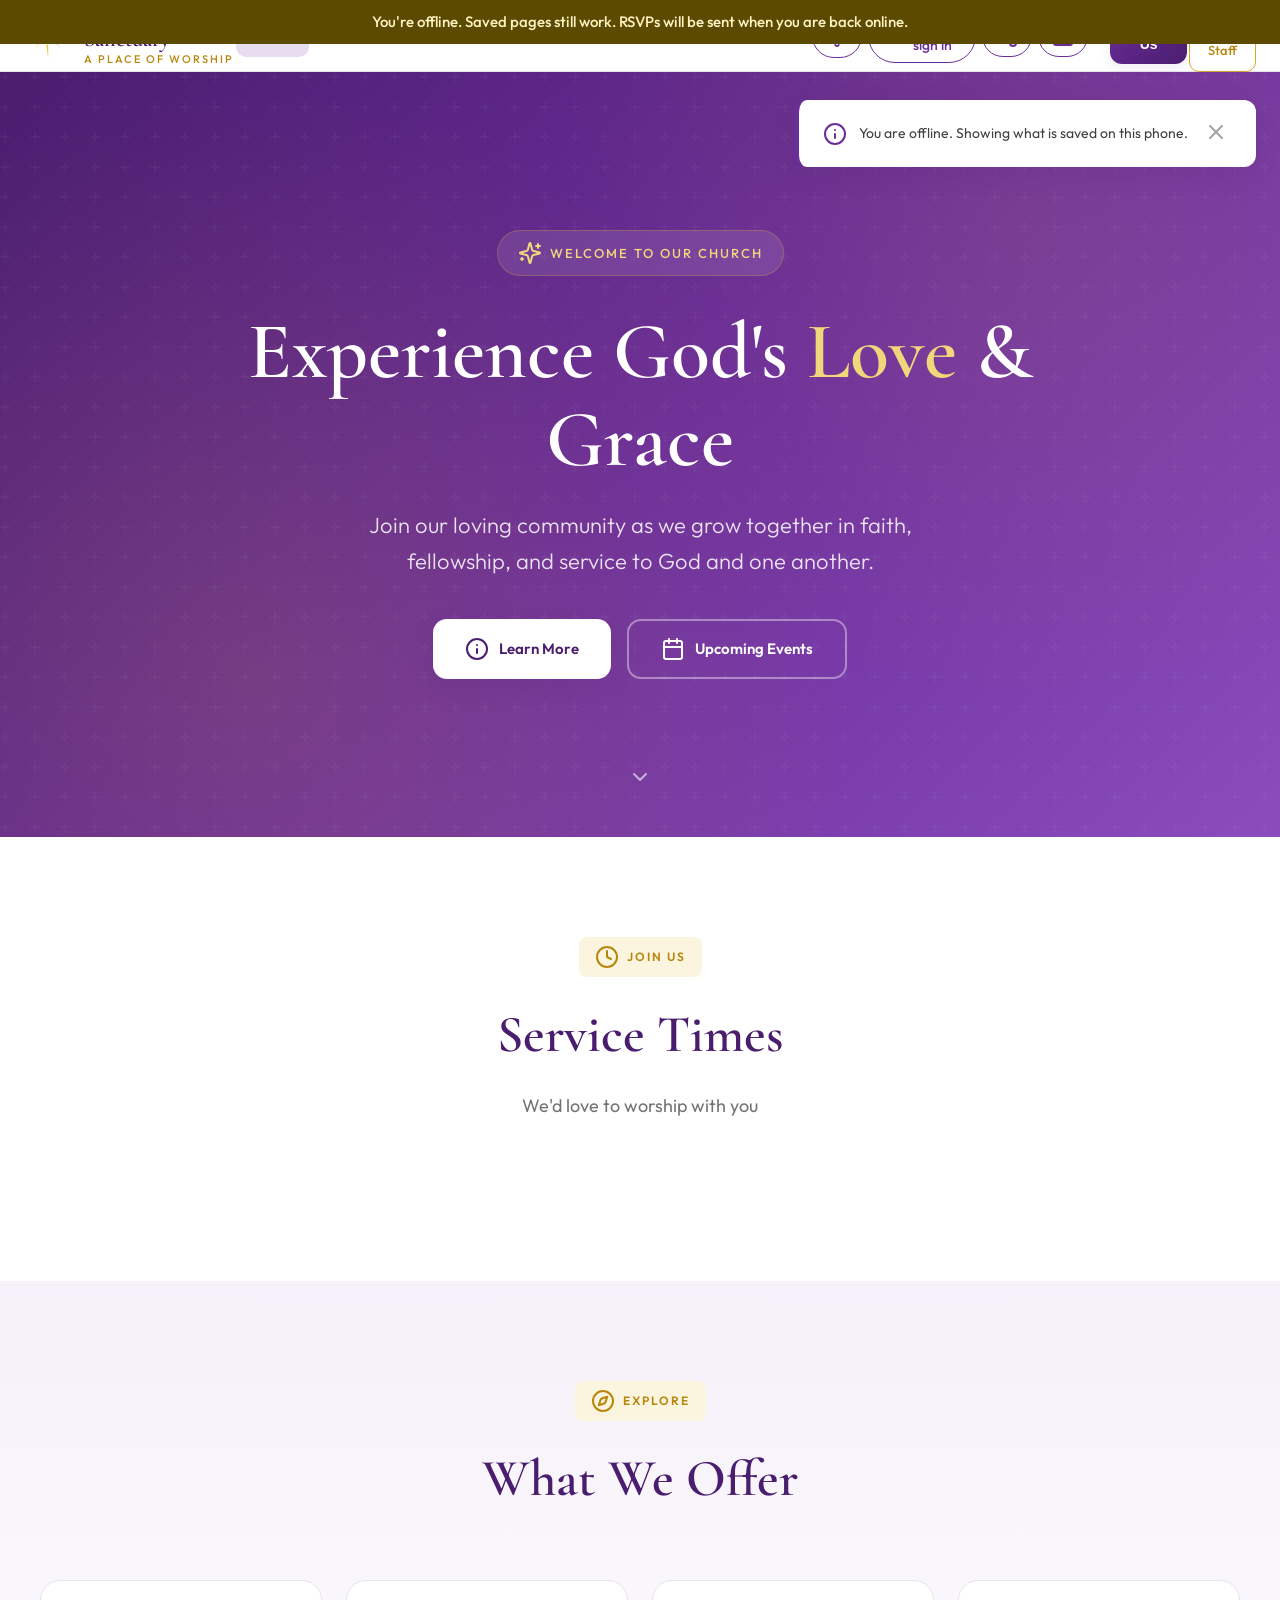
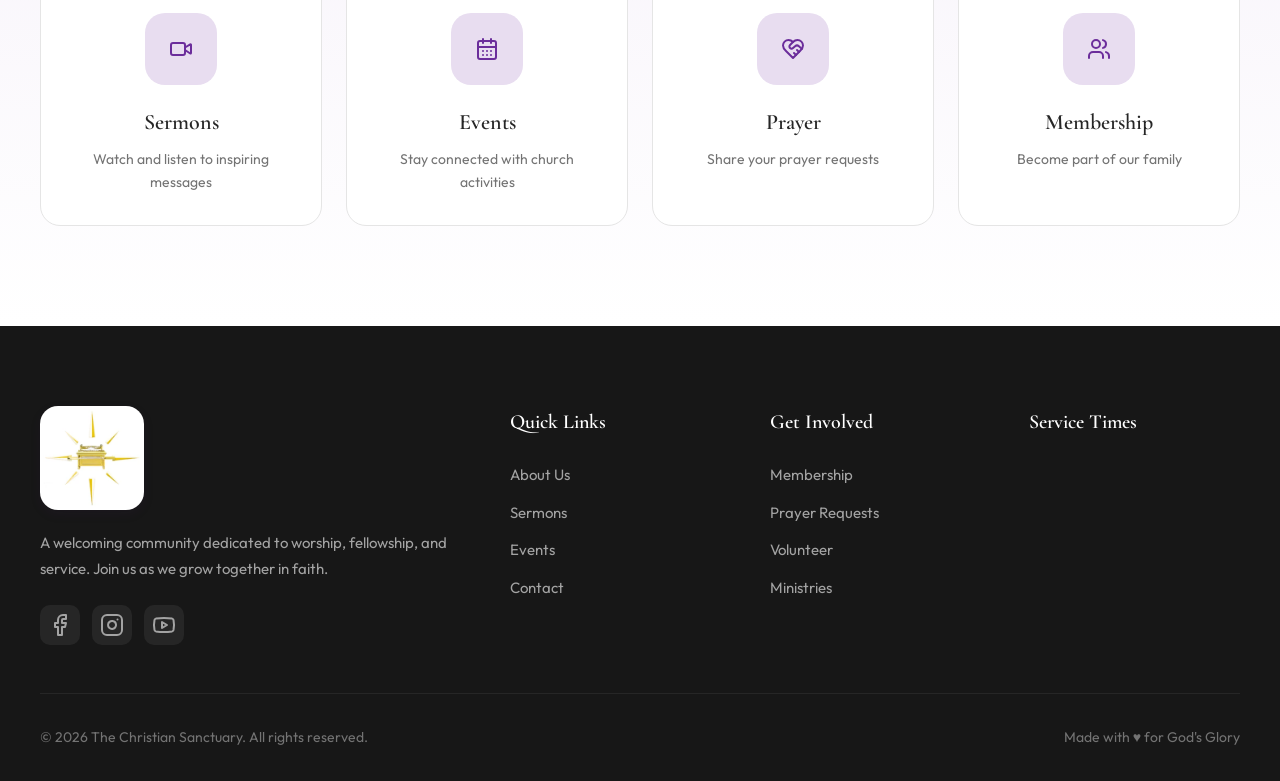
<file: church/index.html>
<!DOCTYPE html>
<html lang="en">
<head>
  <meta charset="UTF-8">
  <meta name="viewport" content="width=device-width, initial-scale=1.0, viewport-fit=cover">
  <title>The Christian Sanctuary</title>
  <meta name="description" content="Events, sermons, notices and prayer for The Christian Sanctuary.">
  <meta name="theme-color" content="#4A1D6E">
  <link rel="manifest" href="manifest.webmanifest">
  <link rel="icon" type="image/png" sizes="48x48" href="icons/favicon-48.png">
  <link rel="apple-touch-icon" href="icons/apple-touch-icon.png">
  <meta name="mobile-web-app-capable" content="yes">
  <meta name="apple-mobile-web-app-capable" content="yes">
  <meta name="apple-mobile-web-app-title" content="Sanctuary">
  <meta name="apple-mobile-web-app-status-bar-style" content="black-translucent">
  <link rel="preconnect" href="https://fonts.googleapis.com">
  <link rel="preconnect" href="https://fonts.gstatic.com" crossorigin>
  <link href="https://fonts.googleapis.com/css2?family=Cormorant+Garamond:wght@400;500;600;700&family=Outfit:wght@300;400;500;600;700&display=swap" rel="stylesheet">
  <link rel="stylesheet" href="css/app.css">
  <link rel="stylesheet" href="css/brand.css">
  <script src="js/vendor/lucide.min.js"></script>
  <script>window.lucide = window.lucide || { createIcons: function () {} };</script>
  <script src="js/config.js"></script>
  <script src="js/api.js"></script>
</head>
<body>
  <!-- Toast Container -->
  <div class="toast-container" id="toastContainer"></div>
  <div id="offlineBar" class="offline-bar" role="status" aria-live="polite" hidden></div>
  <div id="updateBar" class="update-bar" hidden><span>A new version is ready.</span> <button type="button" onclick="ChurchUI.applyUpdate()">Refresh</button></div>
  
  <!-- ==================== LOGIN PAGE ==================== -->
  <div class="login-page" id="loginPage" style="display: none;">
    <div class="login-card">
      <div class="login-header">
        <div class="logo-placeholder" role="img" aria-label="The Christian Sanctuary logo"></div>
        <h1>Staff Sign In</h1>
        <p>For administrators and event coordinators</p>
      </div>
      <form id="loginForm" onsubmit="handleLogin(event)">
        <div class="form-group">
          <label class="form-label">Username</label>
          <input type="text" class="form-input" id="loginUsername" placeholder="Enter username" required>
        </div>
        <div class="form-group">
          <label class="form-label">Password</label>
          <input type="password" class="form-input" id="loginPassword" placeholder="Enter password" required>
        </div>
        <p style="text-align:right;margin:-12px 0 20px"><span onclick="showReset(true)" style="color:var(--purple-main);cursor:pointer;font-size:14px">Forgot password?</span></p>
        <button type="submit" class="form-submit" id="loginBtn">
          <i data-lucide="log-in"></i> Sign In
        </button>
      </form>
      <form id="resetForm" style="display:none" onsubmit="handleReset(event)">
        <div class="form-group"><label class="form-label">Username or email</label><input type="text" class="form-input" id="rsIdent" required></div>
        <div id="rsStep2" style="display:none">
          <p style="font-size:13px;color:var(--gray-500);margin-bottom:16px">If that account exists, a 6-digit code has been emailed to it. It is valid for 15 minutes.</p>
          <div class="form-group"><label class="form-label">Reset code</label><input type="text" class="form-input" id="rsCode" inputmode="numeric" maxlength="6" autocomplete="one-time-code"></div>
          <div class="form-group"><label class="form-label">New password (10+ characters, with a letter and a number)</label><input type="password" class="form-input" id="rsNew" autocomplete="new-password"></div>
          <div class="form-group"><label class="form-label">Confirm new password</label><input type="password" class="form-input" id="rsConfirm" autocomplete="new-password"></div>
        </div>
        <button type="submit" class="form-submit" id="rsBtn">Send Reset Code</button>
        <p style="text-align:center;margin-top:16px"><span onclick="showReset(false)" style="color:var(--purple-main);cursor:pointer;font-size:14px">Back to sign in</span></p>
      </form>
      <p style="text-align: center; margin-top: 24px; color: var(--gray-500); font-size: 14px;">
        <span onclick="showPublicSite()" style="color: var(--purple-main); cursor: pointer;">← Back to Website</span>
      </p>
    </div>
  </div>

  <!-- ==================== ADMIN PANEL ==================== -->
  <div class="admin-layout" id="adminPanel" style="display: none;">
    <div class="sidebar-overlay" id="sidebarOverlay" onclick="toggleAdminSidebar()"></div>
    
    <!-- Admin Sidebar -->
    <aside class="admin-sidebar" id="adminSidebar">
      <div class="sidebar-header">
        <div class="nav-brand" onclick="showPublicSite()">
          <div class="logo-placeholder" role="img" aria-label="The Christian Sanctuary logo"></div>
          <div class="brand-text">
            <span class="brand-name">TCS Admin</span>
            <span class="brand-tagline">Management Portal</span>
          </div>
        </div>
      </div>
      
      <nav class="sidebar-nav">
        <div class="sidebar-section">
          <div class="sidebar-section-title">Overview</div>
          <a class="sidebar-link active" data-admin-page="dashboard" onclick="showAdminPage('dashboard')">
            <i data-lucide="layout-dashboard"></i> Dashboard
          </a>
        </div>
        
        <div class="sidebar-section">
          <div class="sidebar-section-title">Content</div>
          <a class="sidebar-link" data-admin-page="members" onclick="showAdminPage('members')">
            <i data-lucide="users"></i> Members
          </a>
          <a class="sidebar-link" data-admin-page="events" onclick="showAdminPage('events')">
            <i data-lucide="calendar"></i> Events
          </a>
          <a class="sidebar-link" data-admin-page="sermons" onclick="showAdminPage('sermons')">
            <i data-lucide="mic-2"></i> Sermons
          </a>
          <a class="sidebar-link" data-admin-page="notices" onclick="showAdminPage('notices')">
            <i data-lucide="megaphone"></i> Notices
          </a>
          <a class="sidebar-link" data-admin-page="prayers" onclick="showAdminPage('prayers')">
            <i data-lucide="heart-handshake"></i> Prayer Requests
          </a>
          <a class="sidebar-link" data-admin-page="messages" onclick="showAdminPage('messages')">
            <i data-lucide="inbox"></i> Messages <span id="msgBadge" style="display:none;margin-left:auto;background:var(--gold-main);color:#fff;border-radius:10px;padding:1px 8px;font-size:11px"></span>
          </a>
        </div>
        
        <div class="sidebar-section">
          <div class="sidebar-section-title">System</div>
          <a class="sidebar-link" data-admin-page="users" onclick="showAdminPage('users')">
            <i data-lucide="shield"></i> Admin Users
          </a>
          <a class="sidebar-link" data-admin-page="settings" onclick="showAdminPage('settings')">
            <i data-lucide="settings"></i> Settings
          </a>
        </div>
      </nav>
      
      <div class="sidebar-footer">
        <div class="sidebar-user">
          <div class="sidebar-user-avatar"><i data-lucide="user"></i></div>
          <div class="sidebar-user-info">
            <div class="sidebar-user-name" id="adminUserName">Admin</div>
            <div class="sidebar-user-role" id="adminUserRole">Administrator</div>
          </div>
        </div>
        <button class="btn btn-ghost" style="width: 100%; margin-top: 12px; color: var(--gray-400);" onclick="openPasswordModal()"><i data-lucide="key"></i> Change Password</button>
        <button class="btn btn-ghost" style="width: 100%; margin-top: 4px;" onclick="handleLogout()">
          <i data-lucide="log-out"></i> Sign Out
        </button>
      </div>
    </aside>
    
    <!-- Admin Main Content -->
    <main class="admin-main">
      <header class="admin-header">
        <div class="admin-header-left">
          <button class="admin-toggle-sidebar" onclick="toggleAdminSidebar()">
            <i data-lucide="menu"></i>
          </button>
          <h1 class="admin-header-title" id="adminPageTitle">Dashboard</h1>
        </div>
        <div class="admin-header-right"><span id="adminBell"></span>
          <button class="btn btn-outline-purple btn-sm" onclick="showPublicSite()">
            <i data-lucide="external-link"></i> View Site
          </button>
        </div>
      </header>
      
      <div class="admin-content">
        <!-- Dashboard Page -->
        <div class="admin-page active" id="admin-dashboard">
          <div class="stats-grid" id="statsGrid">
            <div class="stat-card">
              <div class="stat-card-header">
                <div class="stat-card-icon purple"><i data-lucide="users"></i></div>
              </div>
              <div class="stat-card-value" id="statMembers">0</div>
              <div class="stat-card-label">Total Members</div>
            </div>
            <div class="stat-card">
              <div class="stat-card-header">
                <div class="stat-card-icon gold"><i data-lucide="calendar"></i></div>
              </div>
              <div class="stat-card-value" id="statEvents">0</div>
              <div class="stat-card-label">Upcoming Events</div>
            </div>
            <div class="stat-card">
              <div class="stat-card-header">
                <div class="stat-card-icon green"><i data-lucide="video"></i></div>
              </div>
              <div class="stat-card-value" id="statSermons">0</div>
              <div class="stat-card-label">Total Sermons</div>
            </div>
            <div class="stat-card">
              <div class="stat-card-header">
                <div class="stat-card-icon blue"><i data-lucide="heart"></i></div>
              </div>
              <div class="stat-card-value" id="statPrayers">0</div>
              <div class="stat-card-label">Prayer Requests</div>
            </div>
          </div>
          
          <div class="grid-2">
            <div class="admin-section">
              <h3 class="admin-section-title">Recent Members</h3>
              <div id="recentMembersList"></div>
            </div>
            <div class="admin-section">
              <h3 class="admin-section-title">Active Notices</h3>
              <div id="activeNoticesList"></div>
            </div>
          </div>
        </div>
        
        <!-- Members Page -->
        <div class="admin-page" id="admin-members">
          <div class="data-table-container">
            <div class="data-table-header">
              <h3 class="data-table-title">Church Members</h3>
              <div class="data-table-actions">
                <div class="data-table-search">
                  <i data-lucide="search"></i>
                  <input type="text" placeholder="Search members..." id="memberSearchInput" oninput="filterAdminMembers()">
                </div>
                <button class="btn btn-purple btn-sm" onclick="openMemberModal()">
                  <i data-lucide="plus"></i> Add Member
                </button>
              </div>
            </div>
            <div style="overflow-x: auto;">
              <table class="data-table">
                <thead>
                  <tr>
                    <th>Name</th>
                    <th>Email</th>
                    <th>Phone</th><th>Occupation</th>
                    <th>Status</th>
                    <th>Family</th><th>Ministry</th><th>Joined</th>
                    <th>Actions</th>
                  </tr>
                </thead>
                <tbody id="membersTableBody"></tbody>
              </table>
            </div>
          </div>
        </div>
        
        <!-- Events Page -->
        <div class="admin-page" id="admin-events">
          <div class="data-table-container">
            <div class="data-table-header">
              <h3 class="data-table-title">Events Management</h3>
              <div class="data-table-actions">
                <button class="btn btn-purple btn-sm" onclick="openEventModal()">
                  <i data-lucide="plus"></i> Add Event
                </button>
              </div>
            </div>
            <div style="overflow-x: auto;">
              <table class="data-table">
                <thead>
                  <tr>
                    <th>Title</th>
                    <th>Date</th>
                    <th>Time</th>
                    <th>Location</th>
                    <th>Category</th><th>RSVPs</th>
                    <th>Status</th>
                    <th>Actions</th>
                  </tr>
                </thead>
                <tbody id="eventsTableBody"></tbody>
              </table>
            </div>
          </div>
        </div>
        
        <!-- Sermons Page -->
        <div class="admin-page" id="admin-sermons">
          <div class="data-table-container">
            <div class="data-table-header">
              <h3 class="data-table-title">Sermons Management</h3>
              <div class="data-table-actions">
                <button class="btn btn-purple btn-sm" onclick="openSermonModal()">
                  <i data-lucide="plus"></i> Add Sermon
                </button>
              </div>
            </div>
            <div style="overflow-x: auto;">
              <table class="data-table">
                <thead>
                  <tr>
                    <th>Title</th>
                    <th>Speaker</th>
                    <th>Date</th>
                    <th>Scripture</th>
                    <th>Category</th><th>RSVPs</th>
                    <th>Status</th>
                    <th>Actions</th>
                  </tr>
                </thead>
                <tbody id="sermonsTableBody"></tbody>
              </table>
            </div>
          </div>
        </div>
        
        <!-- Notices Page -->
        <div class="admin-page" id="admin-notices">
          <div class="data-table-container">
            <div class="data-table-header">
              <h3 class="data-table-title">Notices & Announcements</h3>
              <div class="data-table-actions">
                <button class="btn btn-purple btn-sm" onclick="openNoticeModal()">
                  <i data-lucide="plus"></i> Add Notice
                </button>
              </div>
            </div>
            <div style="overflow-x: auto;">
              <table class="data-table">
                <thead>
                  <tr>
                    <th>Title</th>
                    <th>Priority</th>
                    <th>Start Date</th>
                    <th>End Date</th>
                    <th>Status</th>
                    <th>Actions</th>
                  </tr>
                </thead>
                <tbody id="noticesTableBody"></tbody>
              </table>
            </div>
          </div>
        </div>
        
        <!-- Prayers Page -->
        <div class="admin-page" id="admin-prayers">
          <div class="data-table-container">
            <div class="data-table-header">
              <h3 class="data-table-title">Prayer Requests</h3>
            </div>
            <div style="overflow-x: auto;">
              <table class="data-table">
                <thead>
                  <tr>
                    <th>Name</th>
                    <th>Request</th>
                    <th>Date</th>
                    <th>Status</th>
                    <th>Actions</th>
                  </tr>
                </thead>
                <tbody id="prayersTableBody"></tbody>
              </table>
            </div>
          </div>
        </div>
        
        <!-- Messages Page -->
        <div class="admin-page" id="admin-messages">
          <div class="data-table-container">
            <div class="data-table-header"><h3 class="data-table-title">Contact Messages</h3></div>
            <div style="overflow-x: auto;"><table class="data-table"><thead><tr><th>From</th><th>Subject</th><th>Date</th><th>Status</th><th>Actions</th></tr></thead><tbody id="messagesTableBody"></tbody></table></div>
          </div>
        </div>

        <!-- Users Page -->
        <div class="admin-page" id="admin-users">
          <div class="data-table-container">
            <div class="data-table-header">
              <h3 class="data-table-title">Admin Users</h3>
              <div class="data-table-actions">
                <button class="btn btn-purple btn-sm" onclick="openUserModal()">
                  <i data-lucide="plus"></i> Add Admin
                </button>
              </div>
            </div>
            <div style="overflow-x: auto;">
              <table class="data-table">
                <thead>
                  <tr>
                    <th>Name</th>
                    <th>Username</th>
                    <th>Email</th>
                    <th>Role</th>
                    <th>Status</th>
                    <th>Actions</th>
                  </tr>
                </thead>
                <tbody id="usersTableBody"></tbody>
              </table>
            </div>
          </div>
        </div>
        
        <!-- Settings Page -->
        <div class="admin-page" id="admin-settings">
          <div class="admin-section">
            <h3 class="admin-section-title">Site Content</h3>
            <form id="settingsForm" onsubmit="saveSettings(event)"><input type="file" id="leaderPhotoFile" accept="image/*" style="display:none" onchange="handlePhotoPick(this)"><div id="settingsFields"></div><button type="submit" class="btn btn-purple" style="margin-top:20px"><i data-lucide="save"></i> Save Changes</button></form>
          </div>
          
          
        </div>
      </div>
    </main>
  </div>

  <!-- ==================== PUBLIC WEBSITE ==================== -->
  <div id="publicSite">
    <!-- Navigation -->
    <nav class="navbar" id="navbar">
      <div class="nav-container">
        <div class="nav-brand" onclick="showPage('home')">
          <div class="logo-placeholder" role="img" aria-label="The Christian Sanctuary logo"></div>
          <div class="brand-text">
            <span class="brand-name" data-s="churchName">The Christian Sanctuary</span>
            <span class="brand-tagline" data-s="churchTagline">A Place of Worship</span>
          </div>
        </div>
        
        <div class="nav-menu" id="navMenu">
          <a class="nav-link active" data-page="home" onclick="showPage('home')">Home</a>
          <a class="nav-link" data-page="about" onclick="showPage('about')">About</a>
          <a class="nav-link" data-page="events" onclick="showPage('events')">Events</a>
          <a class="nav-link" data-page="sermons" onclick="showPage('sermons')">Sermons</a>
          <a class="nav-link" data-page="notices" onclick="showPage('notices')">Notices</a>
          <a class="nav-link" data-page="prayer" onclick="showPage('prayer')">Prayer</a>
          <a class="nav-link" data-page="contact" onclick="showPage('contact')">Contact</a>
          <span id="memberNav" class="member-nav"></span>
          <button class="nav-cta" onclick="showPage('membership')">Join Us</button>
          <a class="nav-admin-link" onclick="showLoginPage()"><i data-lucide="lock"></i> Staff</a>
        </div>
        
        <button class="mobile-toggle" onclick="toggleMobileMenu()">
          <i data-lucide="menu"></i>
        </button>
      </div>
    </nav>

    <!-- Main Content -->
    <main class="main-content">
      <!-- Home Page -->
      <div class="page active" id="page-home">
        <section class="hero">
          <div class="hero-pattern"></div>
          <div class="hero-content">
            <div class="hero-badge"><i data-lucide="sparkles"></i> Welcome to Our Church</div>
            <h1 class="hero-title">Experience God's <span>Love</span> & Grace</h1>
            <p class="hero-subtitle">Join our loving community as we grow together in faith, fellowship, and service to God and one another.</p>
            <div class="hero-actions">
              <button class="btn btn-primary" onclick="showPage('about')"><i data-lucide="info"></i> Learn More</button>
              <button class="btn btn-outline" onclick="showPage('events')"><i data-lucide="calendar"></i> Upcoming Events</button>
            </div>
          </div>
          <div class="hero-scroll"><i data-lucide="chevron-down"></i></div>
        </section>
        
        <section class="section section-alt">
          <div class="container">
            <div class="section-header">
              <div class="section-label"><i data-lucide="clock"></i> Join Us</div>
              <h2 class="section-title">Service Times</h2>
              <p class="section-subtitle">We'd love to worship with you</p>
            </div>
            <div class="service-times" id="serviceTimes"></div>
          </div>
        </section>
        
        <section class="section" id="homeFlyers" data-flyers style="display:none">
          <div class="container">
            <div class="section-header">
              <div class="section-label"><i data-lucide="megaphone"></i> Save the Date</div>
              <h2 class="section-title">What's Coming Up</h2>
            </div>
            <div class="flyer-strip"></div>
          </div>
        </section>

        <section class="section section-purple">
          <div class="container">
            <div class="section-header">
              <div class="section-label"><i data-lucide="compass"></i> Explore</div>
              <h2 class="section-title">What We Offer</h2>
            </div>
            <div class="features-grid">
              <div class="feature-card" onclick="showPage('sermons')">
                <div class="feature-icon"><i data-lucide="video"></i></div>
                <div class="feature-title">Sermons</div>
                <div class="feature-desc">Watch and listen to inspiring messages</div>
              </div>
              <div class="feature-card" onclick="showPage('events')">
                <div class="feature-icon"><i data-lucide="calendar-days"></i></div>
                <div class="feature-title">Events</div>
                <div class="feature-desc">Stay connected with church activities</div>
              </div>
              <div class="feature-card" onclick="showPage('prayer')">
                <div class="feature-icon"><i data-lucide="heart-handshake"></i></div>
                <div class="feature-title">Prayer</div>
                <div class="feature-desc">Share your prayer requests</div>
              </div>
              <div class="feature-card" onclick="showPage('membership')">
                <div class="feature-icon"><i data-lucide="users"></i></div>
                <div class="feature-title">Membership</div>
                <div class="feature-desc">Become part of our family</div>
              </div>
            </div>
          </div>
        </section>
      </div>

      <!-- About Page -->
      <div class="page" id="page-about">
        <section class="about-banner">
          <div class="about-banner-inner">
            <div class="hero-badge"><i data-lucide="sparkles"></i> Who We Are</div>
            <h1>Our Story</h1>
            <p>Word &middot; Worship &middot; Fellowship</p>
          </div>
        </section>

        <section class="section about-warm">
          <div class="container">
            <div class="about-content">
              <!-- ============================================================
                   IMPORTANT: PASTE YOUR ORIGINAL ABOUT-PAGE LOGO HERE.
                   In your old Index.html, find the line that starts with
                   <img src="[data-uri]...
                   and copy its  src="data:image/webp;base64,..."  value into the
                   <img> tag below (add it as  src="..." right after <img).
                   Until you do, the small logo is shown here instead so nothing breaks.
                   ============================================================ -->
              <div class="about-image about-logo"><img id="aboutLogoImg" alt="The Christian Sanctuary - Word, Worship, Fellowship"></div>
              <div class="about-text">
                <h3>Our Story</h3>
                <div id="aboutStory"></div>
                <div class="about-values">
                  <div class="value-item">
                    <div class="value-icon"><i data-lucide="book-open"></i></div>
                    <span class="value-text">Biblical Teaching</span>
                  </div>
                  <div class="value-item">
                    <div class="value-icon"><i data-lucide="heart"></i></div>
                    <span class="value-text">Loving Community</span>
                  </div>
                  <div class="value-item">
                    <div class="value-icon"><i data-lucide="music"></i></div>
                    <span class="value-text">Spirit-Led Worship</span>
                  </div>
                  <div class="value-item">
                    <div class="value-icon"><i data-lucide="hand-helping"></i></div>
                    <span class="value-text">Faithful Service</span>
                  </div>
                </div>
              </div>
            </div>
          </div>
        </section>
        
        <section class="section about-pillars">
          <div class="container">
            <div class="section-header">
              <div class="section-label"><i data-lucide="heart"></i> What We Stand For</div>
              <h2 class="section-title">Word &middot; Worship &middot; Fellowship</h2>
            </div>
            <div class="pillar-grid">
              <div class="pillar"><div class="pillar-icon"><i data-lucide="book-open"></i></div><h3>Word</h3><p>We teach and live by the Bible, growing in understanding and putting it into practice every day.</p></div>
              <div class="pillar"><div class="pillar-icon"><i data-lucide="music"></i></div><h3>Worship</h3><p>We gather to honour God in spirit and truth, through song, prayer and thanksgiving.</p></div>
              <div class="pillar"><div class="pillar-icon"><i data-lucide="users"></i></div><h3>Fellowship</h3><p>We walk together as one family, caring for one another and serving our community.</p></div>
            </div>
          </div>
        </section>

        <section class="section about-leaders">
          <div class="container">
            <div class="section-header">
              <div class="section-label"><i data-lucide="users"></i> Our Team</div>
              <h2 class="section-title">Church Leadership</h2>
            </div>
            <div class="leadership-grid" id="leaderGrid"></div>
          </div>
        </section>
      <section class="about-cta">
          <h2>Come and Worship With Us</h2>
          <p>Whether you are new to faith or have been walking with God for years, there is a place for you here.</p>
          <div class="cta-actions">
            <button class="btn btn-gold" onclick="showPage('membership')"><i data-lucide="user-plus"></i> Join Us</button>
            <button class="btn btn-outline" onclick="showPage('contact')"><i data-lucide="mail"></i> Contact Us</button>
          </div>
        </section>
      </div>

      <!-- Events Page -->
      <div class="page" id="page-events">
        <section class="section" style="padding-top: 120px;">
          <div class="container">
            <div class="section-header">
              <div class="section-label"><i data-lucide="calendar"></i> Stay Connected</div>
              <h2 class="section-title">Upcoming Events</h2>
            </div>
            
            <div data-flyers style="display:none; margin-bottom: 40px;">
              <h3 style="font-family: var(--font-display); font-size: 26px; color: var(--purple-deep); margin-bottom: 16px;">Featured Flyers</h3>
              <div class="flyer-strip"></div>
            </div>

            <div class="calendar-container">
              <div class="calendar-header">
                <h3 class="calendar-title" id="calendarTitle">January 2026</h3>
                <div class="calendar-nav">
                  <button class="calendar-nav-btn" onclick="changeMonth(-1)"><i data-lucide="chevron-left"></i></button>
                  <button class="calendar-nav-btn" onclick="changeMonth(1)"><i data-lucide="chevron-right"></i></button>
                </div>
              </div>
              <div class="calendar-grid" id="calendarGrid"></div>
              <div class="calendar-legend">
                <span><i class="legend-swatch" style="background: linear-gradient(135deg, var(--gold-main), var(--gold-deep));"></i> Day with an event</span>
                <span><i class="legend-swatch" style="background: linear-gradient(135deg, var(--purple-main), var(--purple-deep));"></i> Today</span>
                <span style="margin-left: auto;">Tap a day to see its events</span>
              </div>
            </div>
            
            <div class="event-list" id="eventList"></div>
          </div>
        </section>
      </div>

      <!-- Sermons Page -->
      <div class="page" id="page-sermons">
        <section class="section" style="padding-top: 120px;">
          <div class="container">
            <div class="section-header">
              <div class="section-label"><i data-lucide="video"></i> Watch & Listen</div>
              <h2 class="section-title">Sermons</h2>
            </div>
            
            <div class="search-bar">
              <i data-lucide="search" class="search-bar-icon"></i>
              <input type="text" placeholder="Search sermons..." id="sermonSearch" oninput="filterSermons()">
            </div>
            
            <div class="tabs" id="sermonTabs">
              <button class="tab-btn active" onclick="filterSermonCategory('all')">All</button>
              <button class="tab-btn" onclick="filterSermonCategory('Sunday Service')">Sunday</button>
              <button class="tab-btn" onclick="filterSermonCategory('Bible Study')">Bible Study</button>
              <button class="tab-btn" onclick="filterSermonCategory('Special')">Special</button>
            </div>
            
            <div class="sermon-grid" id="sermonGrid"></div>
          </div>
        </section>
      </div>

      <!-- Notices Page -->
      <div class="page" id="page-notices">
        <section class="section" style="padding-top: 120px;">
          <div class="container">
            <div class="section-header">
              <div class="section-label"><i data-lucide="megaphone"></i> Stay Informed</div>
              <h2 class="section-title">Church Notices</h2>
            </div>
            <div class="notice-list" id="noticeList"></div>
          </div>
        </section>
      </div>

      <!-- Prayer Page -->
      <div class="page" id="page-prayer">
        <section class="section" style="padding-top: 120px;">
          <div class="container">
            <div class="grid-2">
              <div>
                <div class="section-label" style="margin-bottom: 16px;"><i data-lucide="heart"></i> We're Here For You</div>
                <h2 class="section-title" style="text-align: left; margin-bottom: 24px;">Submit a Prayer Request</h2>
                <p style="color: var(--gray-600); margin-bottom: 32px;">Share your prayer needs with our church family. We believe in the power of prayer and would be honored to lift you up before the Lord.</p>
                
                <form id="prayerForm" onsubmit="submitPrayerRequest(event)">
                  <div class="form-group">
                    <label class="form-label">Your Name</label>
                    <input type="text" class="form-input" id="prayerName" placeholder="Enter your name">
                  </div>
                  <div class="form-group">
                    <label class="form-label">Email (Optional)</label>
                    <input type="email" class="form-input" id="prayerEmail" placeholder="Enter your email">
                  </div>
                  <div class="form-group">
                    <label class="form-label">Prayer Request *</label>
                    <textarea class="form-input" id="prayerRequest" placeholder="Share your prayer request..." required></textarea>
                  </div>
                  <label class="form-checkbox">
                    <input type="checkbox" id="prayerAnonymous">
                    <span>Submit anonymously</span>
                  </label>
                  <button type="submit" class="form-submit" style="margin-top: 24px;">
                    <i data-lucide="send"></i> Submit Prayer Request
                  </button>
                </form>
              </div>
              
              <div>
                <h3 style="font-family: var(--font-display); font-size: 24px; color: var(--purple-deep); margin-bottom: 24px;">Community Prayers</h3>
                <div class="prayer-list" id="prayerList" style="grid-template-columns: 1fr;"></div>
              </div>
            </div>
          </div>
        </section>
      </div>

      <!-- Contact Page -->
      <div class="page" id="page-contact">
        <section class="section" style="padding-top: 120px;">
          <div class="container">
            <div class="section-header">
              <div class="section-label"><i data-lucide="mail"></i> Get In Touch</div>
              <h2 class="section-title">Contact Us</h2>
            </div>
            
            <div class="contact-grid">
              <div>
                <div class="contact-info-card">
                  <div class="contact-info-icon"><i data-lucide="map-pin"></i></div>
                  <div>
                    <div class="contact-info-label">Address</div>
                    <div class="contact-info-value" id="cAddr">123 Faith Street, City, State 12345</div>
                  </div>
                </div>
                <div class="contact-info-card">
                  <div class="contact-info-icon"><i data-lucide="phone"></i></div>
                  <div>
                    <div class="contact-info-label">Phone</div>
                    <div class="contact-info-value" id="cPhone">(555) 123-4567</div>
                  </div>
                </div>
                <div class="contact-info-card">
                  <div class="contact-info-icon"><i data-lucide="mail"></i></div>
                  <div>
                    <div class="contact-info-label">Email</div>
                    <div class="contact-info-value" id="cEmail">info@christiansanctuary.org</div>
                  </div>
                </div>
                <div class="contact-info-card">
                  <div class="contact-info-icon"><i data-lucide="clock"></i></div>
                  <div>
                    <div class="contact-info-label">Office Hours</div>
                    <div class="contact-info-value" id="cHours">Mon - Fri: 9AM - 5PM</div>
                  </div>
                </div>
              </div>
              
              <div class="card">
                <h3 class="card-title">Send Us a Message</h3>
                <form id="contactForm" onsubmit="submitContactForm(event)">
                  <div class="form-row">
                    <div class="form-group"><label class="form-label">Name *</label><input type="text" class="form-input" id="cfName" required maxlength="100"></div>
                    <div class="form-group"><label class="form-label">Email *</label><input type="email" class="form-input" id="cfEmail" required></div>
                  </div>
                  <div class="form-group"><label class="form-label">Subject</label><input type="text" class="form-input" id="cfSubject" maxlength="150"></div>
                  <div class="form-group"><label class="form-label">Message *</label><textarea class="form-input" id="cfMessage" rows="4" required maxlength="3000"></textarea></div>
                  <button type="submit" class="form-submit">Send Message</button>
                </form>
              </div>
            </div>
          </div>
        </section>
      </div>

      <!-- Membership Page -->
      <div class="page" id="page-membership">
        <section class="section" style="padding-top: 120px;">
          <div class="container">
            <div class="section-header">
              <div class="section-label"><i data-lucide="heart"></i> Join Our Family</div>
              <h2 class="section-title">Become a Member</h2>
              <p class="section-subtitle">Take the next step in your faith journey and become part of our church family.</p>
            </div>
            
            <div class="form-container">
              <div class="card">
                <form id="membershipForm" onsubmit="submitMembershipForm(event)">
                  <div class="form-row">
                    <div class="form-group">
                      <label class="form-label">First Name *</label>
                      <input type="text" class="form-input" id="memberFirstName" required>
                    </div>
                    <div class="form-group">
                      <label class="form-label">Last Name *</label>
                      <input type="text" class="form-input" id="memberLastName" required>
                    </div>
                  </div>
                  <div class="form-group">
                    <label class="form-label">Email Address *</label>
                    <input type="email" class="form-input" id="memberEmail" required>
                  </div>
                  <div class="form-group">
                    <label class="form-label">Phone Number *</label>
                    <input type="tel" class="form-input" id="memberPhone" required>
                  </div>
                  <div class="form-group">
                    <label class="form-label">Address</label>
                    <input type="text" class="form-input" id="memberAddress">
                  </div>
                  <div class="form-group">
                    <label class="form-label">Occupation</label>
                    <input type="text" class="form-input" id="memberOccupation" placeholder="e.g. Teacher, Nurse, Student" maxlength="100">
                  </div>
                  <div class="form-row">
                    <div class="form-group">
                      <label class="form-label">Date of Birth</label>
                      <input type="date" class="form-input" id="memberDOB">
                    </div>
                    <div class="form-group">
                      <label class="form-label">Family Group</label>
                      <select class="form-input" id="memberFamily" onchange="toggleKin()">
                        <option value="">Select...</option>
                        <option value="Single">Single</option>
                        <option value="Married">Married</option>
                        <option value="Family">Family with Children</option>
                        <option value="Senior">Senior</option>
                      </select>
                    </div>
                  </div>
                  <div class="form-group">
                    <label class="form-label">Are you new to the church?</label>
                    <select class="form-input" id="memberType" onchange="toggleJoined()">
                      <option value="new">Yes - I'm new here</option>
                      <option value="existing">No - I have been a member for a while</option>
                    </select>
                  </div>
                  <div class="form-group" id="joinedGroup" style="display:none">
                    <label class="form-label">When did you join the church? *</label>
                    <input type="date" class="form-input" id="memberJoined">
                    <small style="color: var(--gray-500); font-size: 12px;">An approximate date is fine.</small>
                  </div>
                  <div id="kinSection" style="display:none;margin-bottom:24px;padding:20px;background:var(--purple-subtle);border-radius:14px">
                    <div style="font-weight:600;color:var(--purple-deep);margin-bottom:4px">Your Household</div>
                    <p style="font-size:13px;color:var(--gray-500);margin-bottom:12px">Register your spouse, children or other family together - they will be linked to you. Their own email and occupation are optional.</p>
                    <div id="kinRows"></div>
                    <button type="button" class="btn btn-outline-purple btn-sm" onclick="addKinRow()"><i data-lucide="user-plus"></i> Add family member</button>
                  </div>
                  <div class="form-group">
                    <label class="form-label">Your Calling - where would you love to serve?</label>
                    <div class="ministry-grid" id="memberMinistry" data-ministry></div>
                    <small style="color: var(--gray-500); font-size: 12px;">Choose as many as you like.</small>
                  </div>
                  <button type="submit" class="form-submit">
                    <i data-lucide="user-plus"></i> Submit Registration
                  </button>
                </form>
              </div>
            </div>
          </div>
        </section>
      </div>
    </main>

    <!-- Footer -->
    <footer class="footer">
      <div class="footer-grid">
        <div class="footer-brand">
          <div class="logo-placeholder" role="img" aria-label="The Christian Sanctuary logo"></div>
          <p>A welcoming community dedicated to worship, fellowship, and service. Join us as we grow together in faith.</p>
          <div class="footer-social">
            <div class="social-btn"><i data-lucide="facebook"></i></div>
            <div class="social-btn"><i data-lucide="instagram"></i></div>
            <div class="social-btn"><i data-lucide="youtube"></i></div>
          </div>
        </div>
        <div>
          <h4 class="footer-title">Quick Links</h4>
          <ul class="footer-links">
            <li><span onclick="showPage('about')">About Us</span></li>
            <li><span onclick="showPage('sermons')">Sermons</span></li>
            <li><span onclick="showPage('events')">Events</span></li>
            <li><span onclick="showPage('contact')">Contact</span></li>
          </ul>
        </div>
        <div>
          <h4 class="footer-title">Get Involved</h4>
          <ul class="footer-links">
            <li><span onclick="showPage('membership')">Membership</span></li>
            <li><span onclick="showPage('prayer')">Prayer Requests</span></li>
            <li><span onclick="showPage('events')">Volunteer</span></li>
            <li><span onclick="showPage('contact')">Ministries</span></li>
          </ul>
        </div>
        <div>
          <h4 class="footer-title">Service Times</h4>
          <ul class="footer-links">
            <li id="footerServices" style="line-height:1.9"></li>
          </ul>
        </div>
      </div>
      <div class="footer-bottom">
        <span style="color: var(--gray-500);">© 2026 The Christian Sanctuary. All rights reserved.</span>
        <span style="color: var(--gray-500);">Made with ♥ for God's Glory</span>
      </div>
    </footer>
  </div>

  <!-- ==================== MODALS ==================== -->
  
  <!-- RSVP Modal -->
  <div class="modal-overlay" id="rsvpModal">
    <div class="modal">
      <div class="modal-header">
        <h3 class="modal-title">RSVP for Event</h3>
        <button class="modal-close" onclick="closeModal('rsvpModal')"><i data-lucide="x"></i></button>
      </div>
      <div class="modal-body">
        <p id="rsvpEventTitle" style="margin-bottom: 20px; color: var(--gray-600);"></p>
        <form id="rsvpForm" onsubmit="submitRSVP(event)">
          <input type="hidden" id="rsvpEventId">
          <div class="form-group">
            <label class="form-label">Your Name *</label>
            <input type="text" class="form-input" id="rsvpName" required>
          </div>
          <div class="form-group">
            <label class="form-label">Email *</label>
            <input type="email" class="form-input" id="rsvpEmail" required>
          </div>
          <div class="form-group">
            <label class="form-label">Contact Number (optional)</label>
            <input type="tel" class="form-input" id="rsvpPhone" placeholder="e.g. 868-555-1234" maxlength="25">
          </div>
          <button type="submit" class="form-submit">Confirm RSVP</button>
        </form>
      </div>
    </div>
  </div>

  <!-- Member Modal -->
  <div class="modal-overlay" id="memberModal">
    <div class="modal">
      <div class="modal-header">
        <h3 class="modal-title" id="memberModalTitle">Add Member</h3>
        <button class="modal-close" onclick="closeModal('memberModal')"><i data-lucide="x"></i></button>
      </div>
      <div class="modal-body">
        <form id="adminMemberForm" onsubmit="saveMember(event)">
          <input type="hidden" id="editMemberId">
          <div class="form-row">
            <div class="form-group">
              <label class="form-label">First Name *</label>
              <input type="text" class="form-input" id="editMemberFirstName" required>
            </div>
            <div class="form-group">
              <label class="form-label">Last Name *</label>
              <input type="text" class="form-input" id="editMemberLastName" required>
            </div>
          </div>
          <div class="form-group">
            <label class="form-label">Email *</label>
            <input type="email" class="form-input" id="editMemberEmail" required>
          </div>
          <div class="form-group">
            <label class="form-label">Phone</label>
            <input type="tel" class="form-input" id="editMemberPhone">
          </div>
          <div class="form-group">
            <label class="form-label">Address</label>
            <input type="text" class="form-input" id="editMemberAddress">
          </div>
          <div class="form-row">
            <div class="form-group">
              <label class="form-label">Date of Birth</label>
              <input type="date" class="form-input" id="editMemberDOB">
            </div>
            <div class="form-group">
              <label class="form-label">Status</label>
              <select class="form-input" id="editMemberStatus">
                <option value="Active">Active</option>
                <option value="Inactive">Inactive</option>
              </select>
            </div>
          </div>
          <div class="form-group">
            <label class="form-label">Family Group</label>
            <select class="form-input" id="editMemberFamily">
              <option value="">Select...</option>
              <option value="Single">Single</option>
              <option value="Married">Married</option>
              <option value="Family">Family</option>
              <option value="Senior">Senior</option>
            </select>
          </div>
          <div class="form-group">
            <label class="form-label">Date Joined Church</label>
            <input type="date" class="form-input" id="editMemberJoined">
            <small id="editMemberRegistered" style="color: var(--gray-500); font-size: 12px;"></small>
          </div>
          <div class="form-group">
            <label class="form-label">Occupation</label>
            <input type="text" class="form-input" id="editMemberOccupation" maxlength="100">
          </div>
          <div class="form-row">
            <div class="form-group"><label class="form-label">Family Role</label><select class="form-input" id="editMemberRelationship"><option value="">-</option><option>Head of household</option><option>Spouse</option><option>Child</option><option>Parent</option><option>Sibling</option><option>Other</option></select></div>
            <div class="form-group"><label class="form-label">Link to family of</label><select class="form-input" id="editMemberLink"></select></div>
          </div>
          <div class="form-group">
            <label class="form-label">Your Calling (ministry interests - choose all that apply)</label>
            <div class="ministry-grid" id="editMemberMinistry" data-ministry></div>
          </div>
          <div class="form-group">
            <label class="form-label">Notes</label>
            <textarea class="form-input" id="editMemberNotes" rows="3"></textarea>
          </div>
          <button type="submit" class="form-submit">Save Member</button>
        </form>
      </div>
    </div>
  </div>

  <!-- Event Modal -->
  <div class="modal-overlay" id="eventModal">
    <div class="modal">
      <div class="modal-header">
        <h3 class="modal-title" id="eventModalTitle">Add Event</h3>
        <button class="modal-close" onclick="closeModal('eventModal')"><i data-lucide="x"></i></button>
      </div>
      <div class="modal-body">
        <form id="adminEventForm" onsubmit="saveEvent(event)">
          <input type="hidden" id="editEventId">
          <div class="form-group">
            <label class="form-label">Title *</label>
            <input type="text" class="form-input" id="editEventTitle" required>
          </div>
          <div class="form-group">
            <label class="form-label">Description</label>
            <textarea class="form-input" id="editEventDesc" rows="3"></textarea>
          </div>
          <div class="form-row">
            <div class="form-group">
              <label class="form-label">Date *</label>
              <input type="date" class="form-input" id="editEventDate" required>
            </div>
            <div class="form-group">
              <label class="form-label">Category</label>
              <select class="form-input" id="editEventCategory">
                <option value="Worship">Worship</option>
                <option value="Bible Study">Bible Study</option>
                <option value="Youth">Youth</option>
                <option value="Fellowship">Fellowship</option>
                <option value="Outreach">Outreach</option>
                <option value="Special">Special</option>
              </select>
            </div>
          </div>
          <div class="form-row">
            <div class="form-group">
              <label class="form-label">Start Time</label>
              <input type="time" class="form-input" id="editEventTime">
            </div>
            <div class="form-group">
              <label class="form-label">End Time</label>
              <input type="time" class="form-input" id="editEventEndTime">
            </div>
          </div>
          <div class="form-group">
            <label class="form-label">Location</label>
            <input type="text" class="form-input" id="editEventLocation">
          </div>
          <div class="form-group">
            <label class="form-label">Online Meeting Link (optional)</label>
            <input type="url" class="form-input" id="editEventLink" placeholder="https://zoom.us/j/... or Google Meet / YouTube link">
            <small style="color: var(--gray-500); font-size: 12px;">For online events such as Bible study. Visitors will see a "Join Online" button.</small>
          </div>
          <div class="form-group">
            <label class="form-label">RSVP Coordinator Email (optional)</label>
            <input type="text" class="form-input" id="editEventCoordinator" placeholder="coordinator@example.com (separate several with commas)">
            <small style="color: var(--gray-500); font-size: 12px;">This person is emailed each time someone RSVPs, along with the default address in Settings.</small>
          </div>
          <div class="form-group">
            <label class="form-label">Event Flyer (optional)</label>
            <div style="display:flex;gap:8px;flex-wrap:wrap">
              <button type="button" class="btn btn-purple btn-sm" onclick="openDrivePicker()"><i data-lucide="hard-drive"></i> Choose from Google Drive</button>
              <button type="button" class="btn btn-outline-purple btn-sm" onclick="document.getElementById('editEventFlyerFile').click()"><i data-lucide="upload"></i> Upload from device</button>
            </div>
            <input type="file" id="editEventFlyerFile" accept="image/*" onchange="handleFlyerPick(this)" style="display:none">
            <div id="flyerPreview"></div>
            <small style="color: var(--gray-500); font-size: 12px;">JPG or PNG. Portrait flyers look best. Large images are resized automatically.</small>
          </div>
          <div class="form-group">
            <label class="form-label">Status</label>
            <select class="form-input" id="editEventActive">
              <option value="true">Active</option>
              <option value="false">Inactive</option>
            </select>
          </div>
          <button type="submit" class="form-submit">Save Event</button>
        </form>
      </div>
    </div>
  </div>

  <!-- Sermon Modal -->
  <div class="modal-overlay" id="sermonModal">
    <div class="modal">
      <div class="modal-header">
        <h3 class="modal-title" id="sermonModalTitle">Add Sermon</h3>
        <button class="modal-close" onclick="closeModal('sermonModal')"><i data-lucide="x"></i></button>
      </div>
      <div class="modal-body">
        <form id="adminSermonForm" onsubmit="saveSermon(event)">
          <input type="hidden" id="editSermonId">
          <div class="form-group">
            <label class="form-label">Title *</label>
            <input type="text" class="form-input" id="editSermonTitle" required>
          </div>
          <div class="form-row">
            <div class="form-group">
              <label class="form-label">Speaker *</label>
              <input type="text" class="form-input" id="editSermonSpeaker" required>
            </div>
            <div class="form-group">
              <label class="form-label">Date *</label>
              <input type="date" class="form-input" id="editSermonDate" required>
            </div>
          </div>
          <div class="form-row">
            <div class="form-group">
              <label class="form-label">Scripture</label>
              <input type="text" class="form-input" id="editSermonScripture" placeholder="e.g., John 3:16">
            </div>
            <div class="form-group">
              <label class="form-label">Category</label>
              <select class="form-input" id="editSermonCategory">
                <option value="Sunday Service">Sunday Service</option>
                <option value="Bible Study">Bible Study</option>
                <option value="Special">Special</option>
              </select>
            </div>
          </div>
          <div class="form-group">
            <label class="form-label">YouTube URL</label>
            <input type="url" class="form-input" id="editSermonVideo" placeholder="https://www.youtube.com/watch?v=...">
            <small style="color: var(--gray-500); font-size: 12px;">Paste the link from YouTube - the sermon plays right on your site.</small>
          </div>
          <div class="form-group">
            <label class="form-label">Notes</label>
            <textarea class="form-input" id="editSermonNotes" rows="3"></textarea>
          </div>
          <div class="form-group">
            <label class="form-label">Status</label>
            <select class="form-input" id="editSermonActive">
              <option value="true">Active</option>
              <option value="false">Inactive</option>
            </select>
          </div>
          <button type="submit" class="form-submit">Save Sermon</button>
        </form>
      </div>
    </div>
  </div>

  <!-- Notice Modal -->
  <div class="modal-overlay" id="noticeModal">
    <div class="modal">
      <div class="modal-header">
        <h3 class="modal-title" id="noticeModalTitle">Add Notice</h3>
        <button class="modal-close" onclick="closeModal('noticeModal')"><i data-lucide="x"></i></button>
      </div>
      <div class="modal-body">
        <form id="adminNoticeForm" onsubmit="saveNotice(event)">
          <input type="hidden" id="editNoticeId">
          <div class="form-group">
            <label class="form-label">Title *</label>
            <input type="text" class="form-input" id="editNoticeTitle" required>
          </div>
          <div class="form-group">
            <label class="form-label">Content *</label>
            <textarea class="form-input" id="editNoticeContent" rows="4" required></textarea>
          </div>
          <div class="form-group"><label class="form-label">Who can read it</label><select class="form-input" id="editNoticeAudience"><option value="Public">Everyone (public)</option><option value="Members">Members only</option></select></div>
          <div class="form-row">
            <div class="form-group">
              <label class="form-label">Priority</label>
              <select class="form-input" id="editNoticePriority">
                <option value="Low">Low</option>
                <option value="Normal" selected>Normal</option>
                <option value="High">High</option>
                <option value="Urgent">Urgent</option>
              </select>
            </div>
            <div class="form-group">
              <label class="form-label">Category</label>
              <select class="form-input" id="editNoticeCategory">
                <option value="General">General</option>
                <option value="Event">Event</option>
                <option value="Ministry">Ministry</option>
                <option value="Announcement">Announcement</option>
              </select>
            </div>
          </div>
          <div class="form-row">
            <div class="form-group">
              <label class="form-label">Start Date</label>
              <input type="date" class="form-input" id="editNoticeStartDate">
            </div>
            <div class="form-group">
              <label class="form-label">End Date</label>
              <input type="date" class="form-input" id="editNoticeEndDate">
            </div>
          </div>
          <div class="form-group">
            <label class="form-label">Status</label>
            <select class="form-input" id="editNoticeActive">
              <option value="true">Active</option>
              <option value="false">Inactive</option>
            </select>
          </div>
          <button type="submit" class="form-submit">Save Notice</button>
        </form>
      </div>
    </div>
  </div>

  <!-- User Modal -->
  <div class="modal-overlay" id="userModal">
    <div class="modal">
      <div class="modal-header">
        <h3 class="modal-title" id="userModalTitle">Add Admin User</h3>
        <button class="modal-close" onclick="closeModal('userModal')"><i data-lucide="x"></i></button>
      </div>
      <div class="modal-body">
        <form id="adminUserForm" onsubmit="saveUser(event)">
          <input type="hidden" id="editUserId">
          <div class="form-group">
            <label class="form-label">Full Name *</label>
            <input type="text" class="form-input" id="editUserName" required>
          </div>
          <div class="form-row">
            <div class="form-group">
              <label class="form-label">Username *</label>
              <input type="text" class="form-input" id="editUserUsername" required>
            </div>
            <div class="form-group">
              <label class="form-label">Email *</label>
              <input type="email" class="form-input" id="editUserEmail" required>
            </div>
          </div>
          <div class="form-group" id="passwordGroup">
            <label class="form-label">Password *</label>
            <input type="password" class="form-input" id="editUserPassword">
            <small style="color: var(--gray-500); font-size: 12px;">At least 10 characters with a letter and a number. When editing, leave blank to keep the current password. A new or reset password is temporary: the person must change it at their next sign in.</small>
          </div>
          <div class="form-row">
            <div class="form-group">
              <label class="form-label">Role</label>
              <select class="form-input" id="editUserRole">
                <option value="admin">Administrator</option>
                <option value="super" id="roleSuperOpt">Super Administrator</option>
                <option value="coordinator">Event Coordinator</option>
              </select>
            </div>
            <div class="form-group">
              <label class="form-label">Status</label>
              <select class="form-input" id="editUserActive">
                <option value="true">Active</option>
                <option value="false">Inactive</option>
              </select>
            </div>
          </div>
          <button type="submit" class="form-submit">Save User</button>
        </form>
      </div>
    </div>
  </div>

  <!-- Confirm Delete Modal -->
  <div class="modal-overlay" id="confirmModal">
    <div class="modal" style="max-width: 400px;">
      <div class="modal-header">
        <h3 class="modal-title">Confirm Delete</h3>
        <button class="modal-close" onclick="closeModal('confirmModal')"><i data-lucide="x"></i></button>
      </div>
      <div class="modal-body" style="text-align: center;">
        <div style="width: 64px; height: 64px; background: var(--error-pale); border-radius: 50%; display: flex; align-items: center; justify-content: center; margin: 0 auto 20px;">
          <i data-lucide="alert-triangle" style="color: var(--error); width: 32px; height: 32px;"></i>
        </div>
        <p id="confirmMessage" style="color: var(--gray-600); margin-bottom: 24px;">Are you sure you want to delete this item?</p>
        <div style="display: flex; gap: 12px; justify-content: center;">
          <button class="btn btn-ghost" onclick="closeModal('confirmModal')">Cancel</button>
          <button class="btn btn-danger" id="confirmDeleteBtn">Delete</button>
        </div>
      </div>
    </div>
  </div>

  <!-- Google Drive Flyer Picker -->
  <div class="modal-overlay" id="driveModal"><div class="modal" style="max-width: 760px;">
    <div class="modal-header"><h3 class="modal-title">Choose an image from Google Drive</h3><button class="modal-close" onclick="closeModal('driveModal')"><i data-lucide="x"></i></button></div>
    <div class="modal-body">
      <p style="color: var(--gray-500); font-size: 14px; margin-bottom: 14px;">These are the images in your <strong>Church App Flyers</strong> folder. <a id="driveFolderLink" href="#" target="_blank" rel="noopener" style="color: var(--purple-main);">Open the folder</a> to add more, then tap Refresh.</p>
      <div id="driveGrid" style="display: grid; grid-template-columns: repeat(auto-fill, minmax(130px, 1fr)); gap: 12px;"></div>
      <button type="button" class="btn btn-ghost btn-sm" style="margin-top: 10px;" onclick="loadDriveFiles()"><i data-lucide="refresh-cw"></i> Refresh</button>
      <div style="margin-top: 16px; padding-top: 16px; border-top: 1px solid var(--gray-200);">
        <label class="form-label">Or paste a Google Drive link to any image in your Drive</label>
        <div style="display: flex; gap: 8px;"><input class="form-input" id="driveLink" placeholder="https://drive.google.com/file/d/..."><button type="button" class="btn btn-purple btn-sm" onclick="useDriveLink()">Use</button></div>
      </div>
    </div>
  </div></div>

  <!-- Change Password Modal -->
  <div class="modal-overlay" id="passwordModal"><div class="modal" style="max-width: 440px;">
    <div class="modal-header"><h3 class="modal-title">Change Password</h3><button class="modal-close" onclick="closeModal('passwordModal')"><i data-lucide="x"></i></button></div>
    <div class="modal-body"><form id="passwordForm" onsubmit="changeAdminPassword(event)">
      <div class="form-group"><label class="form-label">Current Password</label><input type="password" class="form-input" id="currentPassword" required autocomplete="current-password"></div>
      <div class="form-group"><label class="form-label">New Password (8+ characters)</label><input type="password" class="form-input" id="newPassword" required minlength="8" autocomplete="new-password"></div>
      <div class="form-group"><label class="form-label">Confirm New Password</label><input type="password" class="form-input" id="confirmPassword" required autocomplete="new-password"></div>
      <button type="submit" class="form-submit">Update Password</button>
    </form></div>
  </div></div>

  <!-- Join / Member sign-in -->
  <div class="modal-overlay" id="joinPromptModal"><div class="modal" style="max-width:480px">
    <div class="modal-header"><h3 class="modal-title" id="jpTitle"></h3><button class="modal-close" aria-label="Close" onclick="closeJoinPrompt(true)"><i data-lucide="x"></i></button></div>
    <div class="modal-body" style="text-align:center">
      <p id="jpText" style="color:var(--gray-600);margin-bottom:22px"></p>
      <div id="jpMain" style="display:flex;flex-direction:column;gap:10px">
        <button class="btn btn-purple" style="justify-content:center" onclick="registerFromPrompt()"><i data-lucide="user-plus"></i> Register Now</button>
        <button class="btn btn-outline-purple" style="justify-content:center" onclick="showJpVerify()">I'm already a member - sign in</button>
        <button class="btn btn-ghost" style="justify-content:center" id="jpLater" onclick="closeJoinPrompt(true)">Remind me later</button>
      </div>
      <form id="jpVerify" style="display:none;text-align:left" onsubmit="verifyMemberUI(event)">
        <div id="jpStep1">
          <label class="form-label" for="jpEmail">Email you registered with</label>
          <input type="email" class="form-input" id="jpEmail" autocomplete="email" required>
          <button type="submit" class="form-submit" id="jpBtn" style="margin-top:14px">Email me a code</button>
        </div>
        <div id="jpStep2" style="display:none">
          <p style="color:var(--gray-600);margin-bottom:12px" id="jpSent"></p>
          <label class="form-label" for="jpCode">6-digit code</label>
          <input type="text" class="form-input" id="jpCode" inputmode="numeric" maxlength="6" autocomplete="one-time-code" style="font-size:24px;letter-spacing:6px;text-align:center">
          <button type="submit" class="form-submit" id="jpBtn2" style="margin-top:14px">Sign in</button>
          <p style="text-align:center;margin-top:12px;font-size:14px"><span id="jpResend" style="color:var(--purple-main);cursor:pointer" onclick="jpBack()">Use a different email or get a new code</span></p>
        </div>
        <p style="text-align:center;margin-top:14px;font-size:14px;color:var(--gray-500)">Not registered yet? <span onclick="registerFromPrompt()" style="color:var(--purple-main);cursor:pointer">Register now</span></p>
      </form>
    </div>
  </div></div>


  <!-- Alerts (bell) -->
  <div class="modal-overlay" id="bellModal"><div class="modal" style="max-width:520px">
    <div class="modal-header"><h3 class="modal-title">Alerts</h3><button class="modal-close" aria-label="Close" onclick="closeModal('bellModal')"><i data-lucide="x"></i></button></div>
    <div class="modal-body">
      <div id="pushBox" class="push-box"></div>
      <div style="display:flex;justify-content:space-between;align-items:center;margin:14px 0 8px"><strong>Recent</strong><button class="btn btn-ghost btn-sm" onclick="ChurchUI.markAllRead()">Mark all as read</button></div>
      <div id="bellList"></div>
    </div>
  </div></div>

  <!-- View Modal -->
  <div class="modal-overlay" id="viewModal"><div class="modal"><div class="modal-header"><h3 class="modal-title" id="viewTitle"></h3><button class="modal-close" onclick="closeModal('viewModal')"><i data-lucide="x"></i></button></div><div class="modal-body" id="viewBody"></div></div></div>

  <!-- Video Player Modal -->
  <div class="modal-overlay" id="videoModal">
    <div class="modal" style="max-width: 900px;">
      <div class="modal-header">
        <h3 class="modal-title" id="videoModalTitle">Watch Sermon</h3>
        <button class="modal-close" onclick="closeVideoModal()"><i data-lucide="x"></i></button>
      </div>
      <div class="modal-body" style="padding: 0;">
        <div id="videoContainer" style="position: relative; padding-bottom: 56.25%; height: 0; overflow: hidden; background: #000;">
          <!-- Video iframe will be inserted here -->
        </div>
        <div style="padding: 24px;">
          <h4 id="videoSermonTitle" style="font-family: var(--font-display); font-size: 20px; color: var(--gray-800); margin-bottom: 8px;"></h4>
          <div style="display: flex; gap: 20px; color: var(--gray-500); font-size: 14px; margin-bottom: 12px;">
            <span id="videoSermonSpeaker"><i data-lucide="user" style="width: 16px; height: 16px;"></i> </span>
            <span id="videoSermonDate"><i data-lucide="calendar" style="width: 16px; height: 16px;"></i> </span>
            <span id="videoSermonScripture"><i data-lucide="book-open" style="width: 16px; height: 16px;"></i> </span>
          </div>
          <p id="videoSermonNotes" style="color: var(--gray-600); font-size: 15px;"></p>
          <div id="videoExternalLink" style="margin-top: 16px;"></div>
        </div>
      </div>
    </div>
  </div>
  <script src="js/splash.js"></script>
  <script src="js/app.js"></script>
  <script src="js/notify.js"></script>
  <script src="js/ui.js"></script>
</body>
</html>
</file>
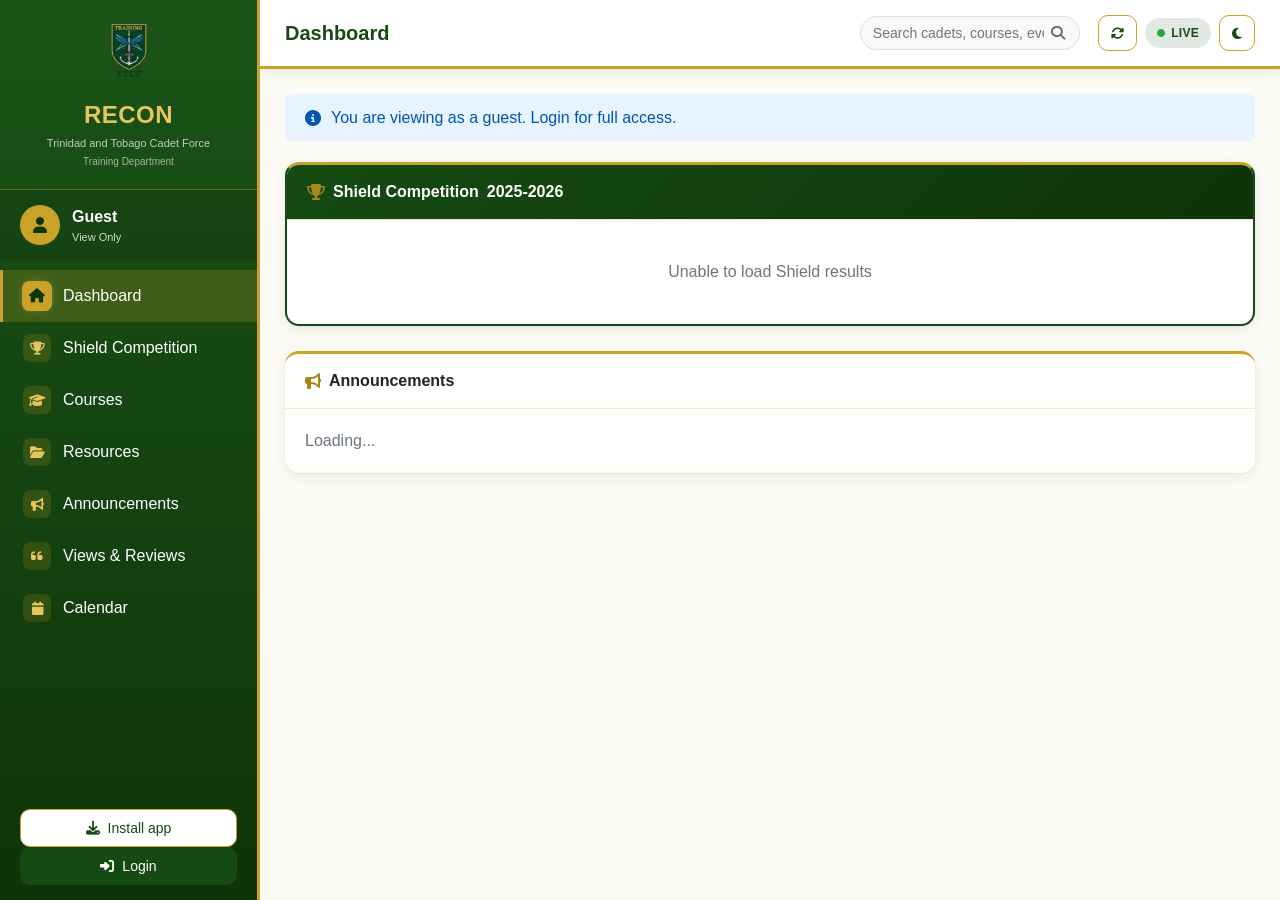
<file: index (2).html>
<!DOCTYPE html>
<html>
<head>
  <meta charset="UTF-8">
  <meta name="viewport" content="width=device-width, initial-scale=1.0">
  <title>RECON - TTCF Management System</title>
  <link rel="stylesheet" href="https://cdnjs.cloudflare.com/ajax/libs/font-awesome/6.4.0/css/all.min.css">
  <meta name="theme-color" content="#154b12">
  <meta name="apple-mobile-web-app-capable" content="yes">
  <meta name="mobile-web-app-capable" content="yes">
  <meta name="apple-mobile-web-app-status-bar-style" content="black-translucent">
  <link rel="manifest" href="manifest.webmanifest">
  <link rel="icon" href="img/icon-192.png">
  <link rel="apple-touch-icon" href="img/apple-touch-icon.png">
  <link rel="stylesheet" href="css/styles.css">
  <link rel="stylesheet" href="css/modern.css">
  <link rel="stylesheet" href="css/brand.css">
</head>
<body>
  
  <!-- Loading Overlay -->
  <div id="loadingOverlay" class="loading-overlay">
    <div class="spinner"></div>
  </div>
  <!-- Corner Spinner for Auto-Refresh -->
<div id="cornerSpinner" class="corner-spinner">
  <div class="mini-spinner"></div>
</div>
  
  <!-- Toast Container -->
  <div id="toastContainer" class="toast-container"></div>
  
  <!-- Main App -->
  <div id="app" class="app">
    <!-- Sidebar -->
    <nav id="sidebar" class="sidebar">
      <div class="sidebar-header">
        <img src="img/icon-192.png" alt="TTCF" class="logo">
        <h2>RECON</h2>
        <p class="subtitle">Trinidad and Tobago Cadet Force</p>
        <p class="sub-label">Training Department</p>
      </div>
      
      <div class="user-info">
        <div class="avatar"><i class="fas fa-user"></i></div>
        <div class="user-details">
          <span id="currentUserName">Guest</span>
          <span id="currentUserRole" class="role-badge">View Only</span>
        </div>
      </div>
      
      <ul class="nav-menu">
        <li class="nav-item active" data-page="dashboard"><i class="fas fa-home"></i><span>Dashboard</span></li>
        <li class="nav-item" data-page="shield"><i class="fas fa-trophy"></i><span>Shield Competition</span></li>
        <li class="nav-item admin-instructor-only" data-page="cadets" style="display:none;"><i class="fas fa-users"></i><span>Cadets</span></li>
        <li class="nav-item" data-page="star-exams" style="display:none;"><i class="fas fa-star"></i><span>Star Exams</span></li>
        <li class="nav-item" data-page="courses"><i class="fas fa-graduation-cap"></i><span>Courses</span></li>
        <li class="nav-item" data-page="resources"><i class="fas fa-folder-open"></i><span>Resources</span></li>
        <li class="nav-item" data-page="announcements"><i class="fas fa-bullhorn"></i><span>Announcements</span></li>
        <li class="nav-item" data-page="reviews"><i class="fas fa-quote-left"></i><span>Views & Reviews</span></li>
        <li class="nav-item" data-page="calendar"><i class="fas fa-calendar"></i><span>Calendar</span></li>
        <li class="nav-item" data-page="users" style="display:none;"><i class="fas fa-user-cog"></i><span>Users</span></li>
      </ul>
      
      <div class="sidebar-footer">
        <button id="loginBtn" class="btn btn-primary btn-block" onclick="redirectToLogin()">
          <i class="fas fa-sign-in-alt"></i> Login
        </button>
        <button id="logoutBtn" class="btn btn-outline btn-block" onclick="logout()" style="display:none;">
          <i class="fas fa-sign-out-alt"></i> Logout
        </button>
      </div>
    </nav>
    
    <!-- Main Content -->
    <main class="main-content">
      <header class="header">
        <button class="menu-toggle" onclick="toggleSidebar()"><i class="fas fa-bars"></i></button>
        <h1 id="pageTitle">Dashboard</h1>
        <div class="header-actions">
          <div class="search-container">
            <input type="text" id="globalSearch" class="search-input" placeholder="Search cadets, courses, events..." onkeyup="handleSearchKeyup(event)" onfocus="showSearchResults()">
            <button class="search-btn" onclick="performGlobalSearch()"><i class="fas fa-search"></i></button>
            <div id="searchResults" class="search-results-dropdown"></div>
          </div>
          <button class="btn btn-outline btn-sm refresh-btn" onclick="manualRefresh()" title="Refresh now">
            <i class="fas fa-sync-alt"></i>
          </button>
          <div id="refreshIndicator" class="refresh-indicator active" onclick="toggleAutoRefresh()" title="Auto-refresh ON (every 60s) - Click to disable">
            <i class="fas fa-circle"></i>
            <span>Live</span>
          </div>
          <button id="logoutBtnHeader" class="btn btn-outline btn-sm" onclick="logout()" style="display:none;">
            <i class="fas fa-sign-out-alt"></i>
          </button>
        </div>
      </header>
      
      <div class="content">
        <!-- Guest Banner -->
        <div id="guestBanner" class="alert alert-info show">
          <i class="fas fa-info-circle"></i>
          <span>You are viewing as a guest. Login for full access.</span>
        </div>
        
        <!-- Dashboard Page -->
        <div id="page-dashboard" class="page active">
          <div class="stats-grid" id="statsGrid">
            <!-- Cadet Stats - Admin/Instructor Only -->
            <div class="stat-card admin-instructor-only" style="display:none;"><div class="stat-icon"><i class="fas fa-users"></i></div><div class="stat-info"><span class="stat-value" id="statTotalCadets">0</span><span class="stat-label">Total Cadets</span></div></div>
            <div class="stat-card admin-instructor-only" style="display:none;"><div class="stat-icon"><i class="fas fa-user-check"></i></div><div class="stat-info"><span class="stat-value" id="statActiveCadets">0</span><span class="stat-label">Active</span></div></div>
            <div class="stat-card admin-instructor-only" style="display:none;"><div class="stat-icon"><i class="fas fa-percentage"></i></div><div class="stat-info"><span class="stat-value" id="statPassRate">0%</span><span class="stat-label">Pass Rate</span></div></div>
            <div class="stat-card"><div class="stat-icon"><i class="fas fa-graduation-cap"></i></div><div class="stat-info"><span class="stat-value" id="statOpenCourses">0</span><span class="stat-label">Open Courses</span></div></div>
          </div>
          
          <!-- Shield Competition Leaderboard - Prominent Section -->
          <div class="card shield-leaderboard-card">
            <div class="card-header shield-header">
              <h3><i class="fas fa-trophy"></i> Shield Competition <span id="dashboardShieldYear">2025-2026</span></h3>
              
            </div>
            <div class="card-body">
              <!-- Current Leader Banner -->
              <div id="shieldLeaderBanner" class="shield-leader-banner">
                <div class="leader-trophy"><i class="fas fa-crown"></i></div>
                <div class="leader-info">
                  <span class="leader-label">Current Leader</span>
                  <span class="leader-school" id="leaderSchoolName">Loading...</span>
                  <span class="leader-score" id="leaderSchoolScore"></span>
                </div>
              </div>
              
              <div id="dashboardShieldLeaderboard" class="shield-podium">
                <p class="text-muted">Loading Shield Competition results...</p>
              </div>
            </div>
          </div>
          
          <div class="dashboard-grid">
            <div class="card">
              <div class="card-header"><h3><i class="fas fa-bullhorn"></i> Announcements</h3></div>
              <div class="card-body" id="dashboardAnnouncements"><p class="text-muted">Loading...</p></div>
            </div>
            <div class="card logged-in-only" style="display:none;">
              <div class="card-header"><h3><i class="fas fa-star"></i> Star Exam Leaders</h3></div>
              <div class="card-body" id="leaderboardPreview"><p class="text-muted">Loading...</p></div>
            </div>
          </div>
        </div>
        
        <!-- Cadets Page -->
        <div id="page-cadets" class="page admin-instructor-only">
          <div class="page-header">
            <h2>Cadet Records</h2>
            <button class="btn btn-primary admin-only" onclick="showAddCadetModal()"><i class="fas fa-plus"></i> Add Cadet</button>
          </div>
          <div class="card">
            <div class="table-responsive">
              <table class="table">
                <thead><tr><th>Reg #</th><th>Rank</th><th>Name</th><th>Battalion</th><th>Unit</th><th>Status</th><th>Actions</th></tr></thead>
                <tbody id="cadetsTableBody"><tr><td colspan="7" class="text-center">Loading...</td></tr></tbody>
              </table>
            </div>
          </div>
        </div>
        
        <!-- Star Exams Page -->
        <div id="page-star-exams" class="page">
          <div class="page-header">
            <h2>Star Examinations</h2>
            <div class="header-actions">
              <button class="btn btn-secondary admin-only" onclick="showStarExamImportModal()"><i class="fas fa-file-import"></i> Import</button>
              <button class="btn btn-primary admin-only" onclick="showAddExamModal()"><i class="fas fa-plus"></i> Add Result</button>
            </div>
          </div>
          
          <!-- Tabs -->
          <div class="star-tabs">
            <button class="star-tab" onclick="switchStarTab('dashboard')" id="starTabDashboard" style="display:none;">
              <i class="fas fa-chart-bar"></i> Dashboard
            </button>
            <button class="star-tab active" onclick="switchStarTab('leaderboard')" id="starTabLeaderboard">
              <i class="fas fa-list-ol"></i> Leaderboard
            </button>
          </div>
          
          <!-- DASHBOARD TAB -->
          <div id="starDashboardView" style="display:none;">
            <!-- Summary Cards -->
            <div class="star-summary-cards" id="starSummaryCards">
              <div class="star-summary-card">
                <div class="star-summary-icon"><i class="fas fa-users"></i></div>
                <div class="star-summary-info">
                  <span class="star-summary-num" id="starTotalCadets">0</span>
                  <span class="star-summary-label">Total Entries</span>
                </div>
              </div>
              <div class="star-summary-card card-pass">
                <div class="star-summary-icon"><i class="fas fa-check-circle"></i></div>
                <div class="star-summary-info">
                  <span class="star-summary-num" id="starTotalPass">0</span>
                  <span class="star-summary-label">Complete</span>
                </div>
              </div>
              <div class="star-summary-card card-partial">
                <div class="star-summary-icon"><i class="fas fa-adjust"></i></div>
                <div class="star-summary-info">
                  <span class="star-summary-num" id="starTotalPartial">0</span>
                  <span class="star-summary-label">Partial</span>
                </div>
              </div>
              <div class="star-summary-card card-fail">
                <div class="star-summary-icon"><i class="fas fa-times-circle"></i></div>
                <div class="star-summary-info">
                  <span class="star-summary-num" id="starTotalFail">0</span>
                  <span class="star-summary-label">Incomplete</span>
                </div>
              </div>
              <div class="star-summary-card card-rate">
                <div class="star-summary-icon"><i class="fas fa-percentage"></i></div>
                <div class="star-summary-info">
                  <span class="star-summary-num" id="starPassRate">0%</span>
                  <span class="star-summary-label">Completion Rate</span>
                </div>
              </div>
            </div>
            
            <!-- Charts Row -->
            <div class="star-dashboard-grid">
              <!-- Star Level Breakdown -->
              <div class="card star-dash-card">
                <h4><i class="fas fa-star"></i> By Star Level</h4>
                <div id="starLevelBreakdown" class="star-chart-area"></div>
              </div>
              
              <!-- Battalion Breakdown -->
              <div class="card star-dash-card">
                <h4><i class="fas fa-flag"></i> By Battalion</h4>
                <div id="starBattalionBreakdown" class="star-chart-area"></div>
              </div>
            </div>
            
            <!-- Completion Rate by Star Level -->
            <div class="card star-dash-card">
              <h4><i class="fas fa-trophy"></i> Completion Rate by Star Level</h4>
              <div id="starPassRateByLevel" class="star-chart-area"></div>
            </div>
            
            <!-- Subject Completion Rates (Overall Rings) -->
            <div class="card star-dash-card">
              <h4><i class="fas fa-book-open"></i> Subject Completion Rates — Overall</h4>
              <div id="starSubjectRates" class="star-chart-area"></div>
            </div>
            
            <!-- Subject Completion Rates by Star Level -->
            <div class="card star-dash-card">
              <h4><i class="fas fa-th-list"></i> Subject Completion Rates by Star Level</h4>
              <div id="starSubjectByLevel" class="star-chart-area"></div>
            </div>
            
            <!-- Battalion × Star Level Matrix -->
            <div class="card star-dash-card">
              <h4><i class="fas fa-th"></i> Battalion × Star Level Matrix</h4>
              <div class="table-responsive">
                <table class="table star-matrix-table" id="starMatrixTable">
                  <thead id="starMatrixHead"></thead>
                  <tbody id="starMatrixBody"></tbody>
                </table>
              </div>
            </div>
          </div>
          
          <!-- LEADERBOARD TAB -->
          <div id="starLeaderboardView">
            <!-- Filters & Search -->
            <div class="star-filters-bar">
              <div class="star-filter-group">
                <label><i class="fas fa-star"></i> Star Level</label>
                <select id="starFilterLevel" class="form-control form-control-sm" onchange="applyStarFilters()">
                  <option value="all">All Stars</option>
                  <option value="Star 1">Star 1</option>
                  <option value="Star 2">Star 2</option>
                  <option value="Star 3">Star 3</option>
                  <option value="Star 4">Star 4</option>
                  <option value="Master Cadet">Master Cadet</option>
                </select>
              </div>
              <div class="star-filter-group">
                <label><i class="fas fa-book"></i> Subject</label>
                <select id="starFilterSubject" class="form-control form-control-sm" onchange="applyStarFilters()">
                  <option value="all">All Subjects</option>
                  <option value="DR">DR — Drill</option>
                  <option value="UMC">UMC — Use of Map and Compass</option>
                  <option value="SAA">SAA — Skill At Arms</option>
                  <option value="FC">FC — Field Craft</option>
                  <option value="AT">AT — Adventure Training</option>
                </select>
              </div>
              <div class="star-filter-group">
                <label><i class="fas fa-check-circle"></i> Status</label>
                <select id="starFilterStatus" class="form-control form-control-sm" onchange="applyStarFilters()">
                  <option value="all">All</option>
                  <option value="Pass">Complete</option>
                  <option value="Partial">Partial</option>
                  <option value="Fail">Incomplete</option>
                </select>
              </div>
              <div class="star-filter-group star-search-group">
                <label><i class="fas fa-search"></i> Search</label>
                <input type="text" id="starSearchInput" class="form-control form-control-sm" placeholder="Name, Reg #, Battalion..." oninput="applyStarFilters()">
              </div>
              <div class="star-filter-group star-filter-count">
                <span id="starFilterCount"></span>
                <button class="btn btn-outline btn-xs" onclick="clearStarFilters()" title="Clear all filters"><i class="fas fa-times"></i> Clear</button>
              </div>
            </div>
            
            <div class="card">
              <div class="table-responsive">
                <table class="table" id="starExamTable">
                  <thead><tr><th>#</th><th>Reg #</th><th>Name</th><th>Battalion</th><th>Star</th><th>DR</th><th>UMC</th><th>SAA</th><th>FC</th><th>AT</th><th>Score</th><th>Status</th><th class="admin-only">Actions</th></tr></thead>
                  <tbody id="starLeaderboardBody"><tr><td colspan="13" class="text-center">Loading...</td></tr></tbody>
                </table>
              </div>
            </div>
          </div>
        </div>
        
        <!-- ============================================
             SHIELD COMPETITION PAGE - REDESIGNED
             Category-Based Tabs with Team Management
             ============================================ -->
        <div id="page-shield" class="page">
          <div class="section-header">
            <h2><i class="fas fa-shield-alt"></i> Shield Competition</h2>
            <div class="section-actions">
              <select id="shieldYearSelect" onchange="loadShieldData()">
                <option value="2025">2025-2026</option>
                <option value="2024">2024-2025</option>
                <option value="2023">2023-2024</option>
              </select>
              <button class="btn btn-primary" onclick="showAddShieldResultModal()" id="addShieldBtn" style="display:none;">
                <i class="fas fa-plus"></i> Add Result
              </button>
            </div>
          </div>

          <!-- Category Tabs -->
          <div class="shield-tabs">
            <button class="shield-tab active" data-category="overview" onclick="switchShieldCategory('overview')">
              <i class="fas fa-trophy"></i> <span>Overview</span>
            </button>
            <button class="shield-tab" data-category="public-speaking" onclick="switchShieldCategory('public-speaking')">
              <i class="fas fa-microphone"></i> <span>Public Speaking</span>
            </button>
            <button class="shield-tab" data-category="orienteering" onclick="switchShieldCategory('orienteering')">
              <i class="fas fa-compass"></i> <span>Orienteering</span>
            </button>
            <button class="shield-tab" data-category="small-bore" onclick="switchShieldCategory('small-bore')">
              <i class="fas fa-crosshairs"></i> <span>Small Bore</span>
            </button>
            <button class="shield-tab" data-category="drill" onclick="switchShieldCategory('drill')">
              <i class="fas fa-users"></i> <span>Drill</span>
            </button>
            <button class="shield-tab" data-category="military-knowledge" onclick="switchShieldCategory('military-knowledge')">
              <i class="fas fa-book"></i> <span>Mil Knowledge</span>
            </button>
            <button class="shield-tab" data-category="platoon-records" onclick="switchShieldCategory('platoon-records')">
              <i class="fas fa-clipboard-list"></i> <span>Platoon Records</span>
            </button>
            <button class="shield-tab" data-category="campcraft" onclick="switchShieldCategory('campcraft')">
              <i class="fas fa-campground"></i> <span>Campcraft</span>
            </button>
          </div>

          <!-- Tab Content Panels -->
          <div class="shield-tab-content">
            
            <!-- Overview Panel -->
            <div id="shield-overview" class="shield-panel active">
              <div class="overview-grid">
                <div class="category-summary-card">
                  <h3><i class="fas fa-chart-bar"></i> Category Breakdown</h3>
                  <div id="categoryBreakdown" class="category-breakdown">
                    <!-- Populated dynamically -->
                  </div>
                </div>
              </div>
              
              <!-- Full School/Platoon Leaderboard -->
              <div class="card school-platoon-leaderboard-card">
                <div class="school-platoon-header">
                  <h3><i class="fas fa-list-ol"></i> School / Platoon Leaderboard</h3>
                  <div class="school-platoon-controls">
                    <input type="text" id="schoolLeaderboardSearch" class="form-control form-control-sm" placeholder="Search school..." oninput="filterSchoolLeaderboard()">
                  </div>
                </div>
                <div class="table-responsive table-responsive-sticky">
                  <table class="data-table" id="schoolPlatoonTable">
                    <thead>
                      <tr>
                        <th class="col-rank">#</th>
                        <th class="col-school">School / Unit</th>
                        <th class="col-platoon">Platoon</th>
                        <th class="col-cat" title="Public Speaking">PS</th>
                        <th class="col-cat" title="Orienteering">ORI</th>
                        <th class="col-cat" title="Small Bore Shooting">SBS</th>
                        <th class="col-cat" title="Drill">DRL</th>
                        <th class="col-cat" title="Military Knowledge">MK</th>
                        <th class="col-cat" title="Platoon Records">PR</th>
                        <th class="col-cat" title="Campcraft">CC</th>
                        <th class="col-total">Total</th>
                      </tr>
                    </thead>
                    <tbody id="schoolPlatoonLeaderboardBody">
                      <!-- Populated dynamically -->
                    </tbody>
                  </table>
                </div>
              </div>
            </div>

            <!-- Public Speaking Panel -->
            <div id="shield-public-speaking" class="shield-panel">
              <div class="panel-header">
                <h3><i class="fas fa-microphone"></i> Public Speaking Results</h3>
                <button class="btn btn-sm btn-primary" onclick="showCategoryResultModal('Public Speaking')" id="addPublicSpeakingBtn" style="display:none;">
                  <i class="fas fa-plus"></i> Add Result
                </button>
              </div>
              <div class="category-leaderboard" id="publicSpeakingLeaderboard">
                <!-- Results table -->
              </div>
            </div>

            <!-- Orienteering Panel (Team-Based) -->
            <div id="shield-orienteering" class="shield-panel">
              <div class="panel-header">
                <h3><i class="fas fa-compass"></i> Orienteering Results (Team Event)</h3>
                <div class="panel-actions">
                  <button class="btn btn-sm btn-secondary" onclick="showOrienteeringTeamsView()" id="viewTeamsBtn">
                    <i class="fas fa-users"></i> View Teams
                  </button>
                  <button class="btn btn-sm btn-primary" onclick="showOrienteeringTeamModal()" id="addOrienteeringTeamBtn" style="display:none;">
                    <i class="fas fa-plus"></i> Add Team
                  </button>
                </div>
              </div>
              
              <!-- Orienteering Sub-tabs -->
              <div class="orienteering-subtabs">
                <button class="subtab active" data-view="team-leaderboard" onclick="switchOrienteeringView('team-leaderboard')">
                  Team Leaderboard
                </button>
                <button class="subtab" data-view="team-management" onclick="switchOrienteeringView('team-management')" id="teamManagementTab" style="display:none;">
                  Team Management
                </button>
              </div>

              <div id="orienteeringContent">
                <!-- Team Leaderboard View -->
                <div id="orienteering-team-leaderboard" class="orienteering-view active">
                  <div class="table-responsive table-responsive-sticky">
                  <table class="data-table">
                    <thead>
                      <tr>
                        <th>Rank</th>
                        <th>Team</th>
                        <th>Battalion</th>
                        <th>School/Unit</th>
                        <th>Markers</th>
                        <th>Time</th>
                        <th>Grid</th>
                        <th>Equip</th>
                        <th>Total</th>
                      </tr>
                    </thead>
                    <tbody id="orienteeringTeamLeaderboardBody">
                      <!-- Populated dynamically -->
                    </tbody>
                  </table>
                  </div>
                </div>

                <!-- Team Management View (Admin Only) -->
                <div id="orienteering-team-management" class="orienteering-view">
                  <!-- Team Search Box -->
                  <div class="team-search-container">
                    <div class="team-search-wrapper">
                      <i class="fas fa-search team-search-icon"></i>
                      <input type="text" id="teamSearchInput" class="team-search-input" 
                             placeholder="Search teams by name, school, or battalion..." 
                             onkeyup="filterTeams(this.value)" 
                             onfocus="showTeamSearchResults()"
                             autocomplete="off">
                      <button class="team-search-clear" onclick="clearTeamSearch()" id="teamSearchClear" style="display:none;">
                        <i class="fas fa-times"></i>
                      </button>
                    </div>
                    <div id="teamSearchResults" class="team-search-results">
                      <!-- Search results populated dynamically -->
                    </div>
                  </div>
                  
                  <div id="teamManagementContainer">
                    <!-- Team cards populated dynamically -->
                  </div>
                </div>
              </div>
            </div>

            <!-- Small Bore Shooting Panel -->
            <div id="shield-small-bore" class="shield-panel">
              <div class="panel-header">
                <h3><i class="fas fa-crosshairs"></i> Small Bore Shooting Results</h3>
                <button class="btn btn-sm btn-primary" onclick="showCategoryResultModal('Small Bore Shooting')" id="addSmallBoreBtn" style="display:none;">
                  <i class="fas fa-plus"></i> Add Result
                </button>
              </div>
              <div class="category-leaderboard" id="smallBoreLeaderboard">
                <!-- Results table -->
              </div>
            </div>

            <!-- Drill Panel -->
            <div id="shield-drill" class="shield-panel">
              <div class="panel-header">
                <h3><i class="fas fa-users"></i> Drill Results</h3>
                <button class="btn btn-sm btn-primary" onclick="showCategoryResultModal('Drill')" id="addDrillBtn" style="display:none;">
                  <i class="fas fa-plus"></i> Add Result
                </button>
              </div>
              <div class="category-leaderboard" id="drillLeaderboard">
                <!-- Results table -->
              </div>
            </div>

            <!-- Military Knowledge Panel -->
            <div id="shield-military-knowledge" class="shield-panel">
              <div class="panel-header">
                <h3><i class="fas fa-book"></i> Military Knowledge Results</h3>
                <button class="btn btn-sm btn-primary" onclick="showCategoryResultModal('Military Knowledge')" id="addMilKnowledgeBtn" style="display:none;">
                  <i class="fas fa-plus"></i> Add Result
                </button>
              </div>
              <div class="category-leaderboard" id="milKnowledgeLeaderboard">
                <!-- Results table -->
              </div>
            </div>

            <!-- Platoon Records Panel -->
            <div id="shield-platoon-records" class="shield-panel">
              <div class="panel-header">
                <h3><i class="fas fa-clipboard-list"></i> Platoon Records Results</h3>
                <button class="btn btn-sm btn-primary" onclick="showCategoryResultModal('Platoon Records')" id="addPlatoonRecordsBtn" style="display:none;">
                  <i class="fas fa-plus"></i> Add Result
                </button>
              </div>
              <div class="category-leaderboard" id="platoonRecordsLeaderboard">
                <!-- Results table -->
              </div>
            </div>

            <!-- Campcraft Panel -->
            <div id="shield-campcraft" class="shield-panel">
              <div class="panel-header">
                <h3><i class="fas fa-campground"></i> Campcraft Results</h3>
                <button class="btn btn-sm btn-primary" onclick="showCategoryResultModal('Campcraft')" id="addCampcraftBtn" style="display:none;">
                  <i class="fas fa-plus"></i> Add Result
                </button>
              </div>
              <div class="category-leaderboard" id="campcraftLeaderboard">
                <!-- Results table -->
              </div>
            </div>

          </div>
        </div>
        <!-- END SHIELD COMPETITION PAGE -->
        
        <!-- Courses Page -->
        <div id="page-courses" class="page">
          <div class="page-header">
            <h2>Training Courses</h2>
            <div class="header-controls">
              <button class="btn btn-outline admin-only" onclick="showCourseRegistrations()" id="btnViewRegistrations"><i class="fas fa-users"></i> View Registrations</button>
              <button class="btn btn-primary admin-only" onclick="showAddCourseModal()"><i class="fas fa-plus"></i> Add Course</button>
            </div>
          </div>
          <div id="coursesGrid" class="cards-grid">Loading...</div>
          
          <!-- Registrations Panel (Admin Only) -->
          <div id="courseRegistrationsPanel" class="registrations-panel" style="display:none;">
            <div class="panel-header">
              <h3><i class="fas fa-clipboard-list"></i> Course Registrations</h3>
              <button class="btn btn-outline btn-sm" onclick="hideCourseRegistrations()"><i class="fas fa-times"></i> Close</button>
            </div>
            <div class="panel-filters">
              <select id="regFilterCourse" onchange="filterRegistrations()" class="form-control">
                <option value="">All Courses</option>
              </select>
              <select id="regFilterStatus" onchange="filterRegistrations()" class="form-control">
                <option value="">All Statuses</option>
                <option value="Pending">Submitted</option>
                <option value="Approved">Registered</option>
                <option value="Denied">Rejected</option>
              </select>
            </div>
            <div class="table-responsive">
              <table class="table">
                <thead>
                  <tr>
                    <th>Course</th>
                    <th>Applicant Name</th>
                    <th>Email</th>
                    <th>Applied</th>
                    <th>Status</th>
                    <th>Actions</th>
                  </tr>
                </thead>
                <tbody id="registrationsTableBody">
                  <tr><td colspan="6" class="text-center">Loading...</td></tr>
                </tbody>
              </table>
            </div>
          </div>
        </div>
        
        <!-- Syllabi Page -->
        <div id="page-resources" class="page">
          <div class="page-header">
            <h2>Resources</h2>
            <div class="header-buttons admin-only">
              <button class="btn btn-primary" onclick="showAddSyllabusModal()"><i class="fas fa-plus"></i> Add Syllabus</button>
              <button class="btn btn-outline" onclick="showAddManualModal()"><i class="fas fa-plus"></i> Add Manual</button>
              <button class="btn btn-outline" onclick="showAddOrderModal()"><i class="fas fa-plus"></i> Add Order</button>
              <button class="btn btn-outline" onclick="showAddPolicyModal()"><i class="fas fa-plus"></i> Add Policy</button>
            </div>
          </div>
          
          <!-- Resource Type Filter -->
          <div class="resource-tabs">
            <button class="resource-tab active" onclick="filterResources('all')">All Resources</button>
            <button class="resource-tab" onclick="filterResources('syllabi')"><i class="fas fa-book"></i> Syllabi</button>
            <button class="resource-tab" onclick="filterResources('manuals')"><i class="fas fa-file-alt"></i> Manuals</button>
            <button class="resource-tab" onclick="filterResources('orders')"><i class="fas fa-gavel"></i> Orders</button>
            <button class="resource-tab" onclick="filterResources('policies')"><i class="fas fa-shield-alt"></i> Policies</button>
          </div>
          
          <!-- Syllabi Section -->
          <div id="syllabiSection" class="resource-section">
            <h3><i class="fas fa-book"></i> Training Syllabi</h3>
            <div id="syllabiGrid" class="resources-grid">Loading...</div>
          </div>
          
          <!-- Manuals Section -->
          <div id="manualsSection" class="resource-section">
            <h3><i class="fas fa-file-alt"></i> Training Manuals</h3>
            <div id="manualsGrid" class="resources-grid">Loading...</div>
          </div>
          
          <!-- Orders Section -->
          <div id="ordersSection" class="resource-section">
            <h3><i class="fas fa-gavel"></i> Orders</h3>
            <div id="ordersGrid" class="resources-grid">Loading...</div>
          </div>
          
          <!-- Policies Section -->
          <div id="policiesSection" class="resource-section">
            <h3><i class="fas fa-shield-alt"></i> Policies</h3>
            <div id="policiesGrid" class="resources-grid">Loading...</div>
          </div>
        </div>
        
        <!-- Announcements Page -->
        <div id="page-announcements" class="page">
          <div class="page-header">
            <h2>Announcements</h2>
            <button class="btn btn-primary admin-only" onclick="showAddAnnouncementModal()"><i class="fas fa-plus"></i> New Announcement</button>
          </div>
          <div id="announcementsList">Loading...</div>
        </div>
        
        <!-- Views & Reviews Page -->
        <div id="page-reviews" class="page">
          <div class="page-header">
            <h2>Views & Reviews</h2>
            <button class="btn btn-primary admin-only" onclick="showAddReviewModal()"><i class="fas fa-plus"></i> Add Review</button>
          </div>
          <div id="reviewsList" class="reviews-grid">Loading...</div>
        </div>
        
        <!-- Calendar Page -->
        <div id="page-calendar" class="page">
          <div class="page-header">
            <h2>Calendar</h2>
            <button class="btn btn-primary admin-only" onclick="showAddEventModal()"><i class="fas fa-plus"></i> Add Event</button>
          </div>
          
          <div class="calendar-container">
            <div class="card">
              <div class="calendar-header">
                <button class="btn btn-outline btn-sm" onclick="prevMonth()"><i class="fas fa-chevron-left"></i></button>
                <h3 id="currentMonthYear">January 2026</h3>
                <button class="btn btn-outline btn-sm" onclick="nextMonth()"><i class="fas fa-chevron-right"></i></button>
              </div>
              <div class="calendar-weekdays">
                <div>Sun</div><div>Mon</div><div>Tue</div><div>Wed</div><div>Thu</div><div>Fri</div><div>Sat</div>
              </div>
              <div id="calendarDays" class="calendar-days"></div>
            </div>
            <div class="card">
              <h3><i class="fas fa-calendar-alt"></i> Upcoming Events</h3>
              <div id="upcomingEventsCards" class="upcoming-events-cards">
                <!-- Populated dynamically -->
              </div>
            </div>
          </div>
        </div>
        
        <!-- Users Page -->
        <div id="page-users" class="page">
          <div class="page-header">
            <h2>User Management</h2>
          </div>
          <p class="page-description">Manage user registrations and access. Pending registrations require approval before users can access the system.</p>
          <div class="card">
            <div class="table-responsive">
              <table class="table">
                <thead><tr><th>Reg. No.</th><th>Name</th><th>Email</th><th>Battalion</th><th>Unit</th><th>Role</th><th>Status</th><th>Actions</th></tr></thead>
                <tbody id="usersTableBody"><tr><td colspan="8" class="text-center">Loading...</td></tr></tbody>
              </table>
            </div>
          </div>
        </div>
      </div>
    </main>
  </div>
  
  <!-- Generic Modal -->
  <div id="modal" class="modal-overlay">
    <div class="modal">
      <div class="modal-header">
        <h3 id="modalTitle">Details</h3>
        <button class="modal-close" onclick="closeModal('modal')">&times;</button>
      </div>
      <div class="modal-body" id="modalBody"></div>
      <div class="modal-footer">
        <button class="btn btn-outline" onclick="closeModal('modal')">Close</button>
      </div>
    </div>
  </div>
  
  <!-- Cadet Modal -->
  <div id="cadetModal" class="modal-overlay">
    <div class="modal">
      <div class="modal-header">
        <h3 id="cadetModalTitle">Add Cadet</h3>
        <button class="modal-close" onclick="closeModal('cadetModal')">&times;</button>
      </div>
      <div class="modal-body">
        <form id="cadetForm">
          <input type="hidden" id="cadetId">
          <div class="form-row">
            <div class="form-group"><label>Regimental Number *</label><input type="text" id="cadetRegNumber" class="form-control" required></div>
            <div class="form-group"><label>Rank</label><select id="cadetRank" class="form-control"><option value="">Select Rank</option></select></div>
          </div>
          <div class="form-row">
            <div class="form-group"><label>Surname *</label><input type="text" id="cadetSurname" class="form-control" required></div>
            <div class="form-group"><label>First Name *</label><input type="text" id="cadetFirstName" class="form-control" required></div>
          </div>
          <div class="form-row">
            <div class="form-group"><label>Battalion</label><select id="cadetBattalion" class="form-control"><option value="">Select Battalion</option></select></div>
            <div class="form-group"><label>Unit/School</label><input type="text" id="cadetUnit" class="form-control"></div>
          </div>
          <div class="form-group">
            <label>Status</label>
            <select id="cadetStatus" class="form-control"><option value="Active">Active</option><option value="Inactive">Inactive</option><option value="Discharged">Discharged</option></select>
          </div>
        </form>
      </div>
      <div class="modal-footer">
        <button class="btn btn-outline" onclick="closeModal('cadetModal')">Cancel</button>
        <button class="btn btn-primary" onclick="saveCadet()">Save</button>
      </div>
    </div>
  </div>
  
  <!-- Course Modal -->
  <div id="courseModal" class="modal-overlay">
    <div class="modal">
      <div class="modal-header">
        <h3 id="courseModalTitle">Add Course</h3>
        <button class="modal-close" onclick="closeModal('courseModal')">&times;</button>
      </div>
      <div class="modal-body">
        <form id="courseForm">
          <input type="hidden" id="courseId">
          <div class="form-row">
            <div class="form-group"><label>Course Name *</label><input type="text" id="courseName" class="form-control" required></div>
            <div class="form-group"><label>Course Code</label><input type="text" id="courseCode" class="form-control" placeholder="Optional"></div>
          </div>
          <div class="form-row">
            <div class="form-group">
              <label>Category</label>
              <select id="courseCategory" class="form-control">
                <option value="Basic Training">Basic Training</option>
                <option value="Advanced Training">Advanced Training</option>
                <option value="Leadership">Leadership</option>
                <option value="Specialist">Specialist</option>
              </select>
            </div>
            <div class="form-group"><label>Instructor</label><input type="text" id="courseInstructor" class="form-control"></div>
          </div>
          <div class="form-group"><label>Description</label><textarea id="courseDescription" class="form-control" rows="3"></textarea></div>
          <div class="form-row">
            <div class="form-group"><label>Start Date</label><input type="date" id="courseStartDate" class="form-control"></div>
            <div class="form-group"><label>End Date</label><input type="date" id="courseEndDate" class="form-control"></div>
          </div>
          <div class="form-row">
            <div class="form-group"><label>Location</label><input type="text" id="courseLocation" class="form-control"></div>
            <div class="form-group"><label>Max Participants</label><input type="number" id="courseMaxParticipants" class="form-control" value="20"></div>
          </div>
          <div class="form-group">
            <label>Course Details URL</label>
            <input type="url" id="courseDetailsUrl" class="form-control" placeholder="https://drive.google.com/...">
            <small class="form-text">Link to course syllabus, outline, or information (visible to all logged-in users)</small>
          </div>
          <div class="form-group">
            <label>Course Materials URL</label>
            <input type="url" id="courseMaterialsUrl" class="form-control" placeholder="https://drive.google.com/...">
            <small class="form-text">Link to downloadable course content (only visible to approved/registered users)</small>
          </div>
          <div class="form-group"><label>Prerequisites</label><input type="text" id="coursePrerequisites" class="form-control" placeholder="e.g., Star 1, First Aid Cert"></div>
          <div class="form-group">
            <label>Status</label>
            <select id="courseStatus" class="form-control"><option value="Open">Open</option><option value="Closed">Closed</option><option value="Completed">Completed</option></select>
          </div>
        </form>
      </div>
      <div class="modal-footer">
        <button class="btn btn-outline" onclick="closeModal('courseModal')">Cancel</button>
        <button class="btn btn-primary" onclick="saveCourse()">Save</button>
      </div>
    </div>
  </div>
  
  <!-- Exam Modal -->
  <div id="examModal" class="modal-overlay">
    <div class="modal">
      <div class="modal-header">
        <h3 id="examModalTitle">Add Star Exam Result</h3>
        <button class="modal-close" onclick="closeModal('examModal')">&times;</button>
      </div>
      <div class="modal-body">
        <form id="examForm">
          <input type="hidden" id="examId">
          <div class="form-group"><label>Cadet ID / Reg # *</label><input type="text" id="examCadetId" class="form-control" required></div>
          <div class="form-group">
            <label>Exam Type *</label>
            <select id="examType" class="form-control" required onchange="toggleExamSubjects()">
              <option value="">Select Type</option>
              <option value="Star 1">Star 1</option>
              <option value="Star 2">Star 2</option>
              <option value="Star 3">Star 3</option>
              <option value="Star 4">Star 4</option>
              <option value="Master Cadet">Master Cadet</option>
            </select>
          </div>
          <!-- Subject Pass/Fail Checkboxes -->
          <div id="examSubjectsGroup" class="form-group" style="display:none;">
            <label>Subjects Passed</label>
            <div class="exam-subjects-grid">
              <label class="subject-check"><input type="checkbox" id="examDR"> <span>DR</span><small>Drill</small></label>
              <label class="subject-check"><input type="checkbox" id="examUMC"> <span>UMC</span><small>Use of Map and Compass</small></label>
              <label class="subject-check" id="examSAAGroup"><input type="checkbox" id="examSAA"> <span>SAA</span><small>Skill At Arms</small></label>
              <label class="subject-check"><input type="checkbox" id="examFC"> <span>FC</span><small>Field Craft</small></label>
              <label class="subject-check"><input type="checkbox" id="examAT"> <span>AT</span><small>Adventure Training</small></label>
            </div>
          </div>
          <div class="form-row">
            <div class="form-group"><label>Exam Date *</label><input type="date" id="examDate" class="form-control" required></div>
            <div class="form-group"><label>Score</label><input type="number" id="examScore" class="form-control" step="0.01" min="0" max="100"></div>
          </div>
          <div class="form-row">
            <div class="form-group"><label>Examiner</label><input type="text" id="examiner" class="form-control"></div>
            <div class="form-group">
              <label>Status</label>
              <select id="examStatus" class="form-control">
                <option value="Pass">Pass</option>
                <option value="Fail">Fail</option>
                <option value="Pending">Pending</option>
              </select>
            </div>
          </div>
        </form>
      </div>
      <div class="modal-footer">
        <button class="btn btn-outline" onclick="closeModal('examModal')">Cancel</button>
        <button class="btn btn-primary" onclick="saveExam()">Save</button>
      </div>
    </div>
  </div>
  
  <!-- Star Exam Import Modal -->
  <div id="starExamImportModal" class="modal-overlay">
    <div class="modal modal-lg">
      <div class="modal-header">
        <h3><i class="fas fa-file-import"></i> Import Star Exam Results</h3>
        <button class="modal-close" onclick="closeModal('starExamImportModal')">&times;</button>
      </div>
      <div class="modal-body">
        <!-- Import Method Tabs -->
        <div class="import-method-tabs">
          <button class="import-tab active" onclick="switchImportMethod('ttcf')" id="importTabTTCF">
            <i class="fas fa-file-excel"></i> From TTCF Excel
          </button>
          <button class="import-tab" onclick="switchImportMethod('manual')" id="importTabManual">
            <i class="fas fa-table"></i> From Import Sheet
          </button>
        </div>

        <!-- Method 1: TTCF Excel Sheets -->
        <div id="importMethodTTCF" class="import-method-panel">
          <div class="import-instructions">
            <h4><i class="fas fa-file-excel"></i> Import from TTCF Star Exam Spreadsheet</h4>
            <p>This reads directly from <strong>STAR_1</strong>, <strong>STAR_2</strong>, and <strong>STAR_3</strong> sheets — the same format used in the TTCF Training Department compilation file.</p>
            <div class="import-steps">
              <div class="import-step">
                <span class="step-num">1</span>
                <div>
                  <strong>Open your TTCF Excel file</strong>
                  <small>The file with STAR_1, STAR_2, STAR_3 sheets</small>
                </div>
              </div>
              <div class="import-step">
                <span class="step-num">2</span>
                <div>
                  <strong>Copy each sheet into this Google Spreadsheet</strong>
                  <small>Right-click the sheet tab → "Copy to" → this spreadsheet, OR copy-paste all data keeping the sheet names STAR_1, STAR_2, STAR_3</small>
                </div>
              </div>
              <div class="import-step">
                <span class="step-num">3</span>
                <div>
                  <strong>Click "Run TTCF Import" below</strong>
                  <small>All 3 sheets will be processed. Duplicates are automatically skipped.</small>
                </div>
              </div>
            </div>
            <div class="import-notes">
              <p><strong>Expected TTCF format:</strong></p>
              <div class="import-template-preview">
                <table class="table table-sm">
                  <thead><tr><th>SER</th><th>REG NO</th><th>RANK</th><th>LAST NAME</th><th>FIRST NAME</th><th>BN</th><th>UNIT</th><th>STAR LEVEL</th><th>DR</th><th>UMC</th><th>SAA</th><th>FC</th><th>AT</th><th>ACHIEVED</th></tr></thead>
                  <tbody>
                    <tr><td>1</td><td>29097</td><td>PVT</td><td>GREAVES</td><td>JAYDON</td><td>1TTCF</td><td>BSS</td><td>1</td><td></td><td></td><td>P</td><td></td><td></td><td></td></tr>
                    <tr><td>2</td><td>29123</td><td>PVT</td><td>DRIGGS</td><td>TRISTAN</td><td>1TTCF</td><td>ALPHA</td><td>1</td><td>P</td><td>P</td><td>P</td><td>P</td><td>P</td><td></td></tr>
                  </tbody>
                </table>
              </div>
              <ul>
                <li>Star 3 sheets may omit the <strong>SAA</strong> column — handled automatically</li>
                <li>Header variations (SURNAME vs LAST NAME, REG. NO. vs REG NO) are handled</li>
                <li>Lowercase <code>p</code> is treated the same as <code>P</code></li>
                <li>SER and ACHIEVED columns are ignored</li>
              </ul>
            </div>
          </div>
        </div>

        <!-- Method 2: Manual Import Sheet -->
        <div id="importMethodManual" class="import-method-panel" style="display:none;">
          <div class="import-instructions">
            <h4><i class="fas fa-table"></i> Import from Standardized Sheet</h4>
            <p>Use the <strong>"Star Exam Import"</strong> sheet with standardized headers for custom or reformatted data.</p>
            <div class="import-template-preview">
              <table class="table table-sm">
                <thead><tr><th>REG_NO</th><th>RANK</th><th>LAST_NAME</th><th>FIRST_NAME</th><th>BN</th><th>UNIT</th><th>STAR_LEVEL</th><th>DR</th><th>UMC</th><th>SAA</th><th>FC</th><th>AT</th></tr></thead>
                <tbody>
                  <tr><td>29097</td><td>PVT</td><td>GREAVES</td><td>JAYDON</td><td>1TTCF</td><td>BSS</td><td>1</td><td></td><td></td><td>P</td><td></td><td></td></tr>
                  <tr><td>27277</td><td>SGT</td><td>CHARLES</td><td>KENTON</td><td>1TTCF</td><td>BRAVO</td><td>3</td><td>P</td><td>P</td><td></td><td>P</td><td>P</td></tr>
                </tbody>
              </table>
            </div>
            <div class="import-notes">
              <ul>
                <li><strong>STAR_LEVEL:</strong> 1, 2, 3, 4, or MC (Master Cadet)</li>
                <li>Enter <code>P</code> for Pass, leave blank for not passed</li>
                <li>Duplicates (same REG_NO + STAR_LEVEL) are skipped</li>
              </ul>
            </div>
            <button class="btn btn-secondary" onclick="createStarExamImportSheet()" style="margin-top: 12px;">
              <i class="fas fa-plus-circle"></i> Create Import Sheet Template
            </button>
          </div>
        </div>

        <!-- Shared Progress/Results -->
        <div id="importProgress" style="display:none; margin-top: 16px;">
          <div class="progress-bar-container">
            <div id="importProgressBar" class="progress-bar" style="width: 0%"></div>
          </div>
          <p id="importProgressText" class="text-muted" style="margin-top: 8px; font-size: 0.85rem;">Processing...</p>
        </div>
        <div id="importResultSummary" style="display:none; margin-top: 12px;"></div>
      </div>
      <div class="modal-footer">
        <button class="btn btn-outline" onclick="closeModal('starExamImportModal')">Close</button>
        <button class="btn btn-primary" onclick="runStarExamImport()" id="runImportBtn">
          <i class="fas fa-upload"></i> <span id="runImportBtnLabel">Run TTCF Import</span>
        </button>
      </div>
    </div>
  </div>
  
  <!-- Generic Category Result Modal -->
  <div id="categoryResultModal" class="modal-overlay">
    <div class="modal">
      <div class="modal-header">
        <h3 id="categoryResultModalTitle"><i class="fas fa-plus"></i> Add Result</h3>
        <button class="modal-close" onclick="closeCategoryResultModal()">&times;</button>
      </div>
      <div class="modal-body">
        <form id="categoryResultForm">
          <input type="hidden" id="categoryResultId">
          <input type="hidden" id="categoryResultCategory">
          
          <div class="form-row">
            <div class="form-group">
              <label>Competition Year *</label>
              <select id="categoryYear" class="form-control" required>
                <option value="2025">2025-2026</option>
                <option value="2024">2024-2025</option>
                <option value="2023">2023-2024</option>
              </select>
            </div>
            <div class="form-group">
              <label>Position *</label>
              <select id="categoryPosition" class="form-control" required>
                <option value="">Select Position</option>
                <option value="1">1st Place</option>
                <option value="2">2nd Place</option>
                <option value="3">3rd Place</option>
                <option value="4">4th Place</option>
                <option value="5">5th Place</option>
                <option value="6">6th Place</option>
                <option value="7">7th Place</option>
                <option value="8">8th Place</option>
              </select>
            </div>
          </div>

          <div class="form-row">
            <div class="form-group">
              <label>Battalion *</label>
              <select id="categoryBattalion" class="form-control" required onchange="filterSchoolsByBattalion('category')">
                <option value="">Select Battalion</option>
                <option value="First Battalion">First Battalion</option>
                <option value="Second Battalion">Second Battalion</option>
                <option value="Third Battalion">Third Battalion</option>
                <option value="Fourth Battalion">Fourth Battalion</option>
                <option value="Fifth Battalion">Fifth Battalion</option>
                <option value="Sixth Battalion">Sixth Battalion</option>
                <option value="Maritime Battalion">Maritime Battalion</option>
                <option value="Service Support Battalion">Service Support Battalion</option>
              </select>
            </div>
            <div class="form-group">
              <label>School/Unit *</label>
              <select id="categorySchoolUnit" class="form-control" required onchange="filterPlatoonsBySchool('category')">
                <option value="">Select School/Unit</option>
              </select>
            </div>
          </div>

          <div class="form-row">
            <div class="form-group">
              <label>Platoon Number *</label>
              <select id="categoryPlatoon" class="form-control" required>
                <option value="">Select Platoon</option>
              </select>
            </div>
            <div class="form-group">
              <label>Score *</label>
              <input type="number" id="categoryScore" class="form-control" min="0" max="100" required placeholder="Enter score (0-100)">
            </div>
          </div>

          <!-- Individual Cadet Info (for individual events) -->
          <div id="individualCadetSection">
            <div class="form-row">
              <div class="form-group">
                <label>Regimental Number</label>
                <input type="text" id="categoryRegNo" class="form-control" placeholder="e.g., 12345">
              </div>
              <div class="form-group">
                <label>Rank</label>
                <select id="categoryRank" class="form-control">
                  <option value="">Select Rank</option>
                  <option value="Cadet">Cadet</option>
                  <option value="Lance Corporal">Lance Corporal</option>
                  <option value="Corporal">Corporal</option>
                  <option value="Sergeant">Sergeant</option>
                  <option value="Staff Sergeant">Staff Sergeant</option>
                  <option value="Warrant Officer II">Warrant Officer II</option>
                  <option value="Warrant Officer I">Warrant Officer I</option>
                </select>
              </div>
            </div>
            <div class="form-group">
              <label>Cadet Name</label>
              <input type="text" id="categoryCadetName" class="form-control" placeholder="Full name">
            </div>
          </div>

          <div class="form-group">
            <label>Notes</label>
            <textarea id="categoryNotes" class="form-control" rows="2" placeholder="Optional notes"></textarea>
          </div>
        </form>
      </div>
      <div class="modal-footer">
        <button class="btn btn-outline" onclick="closeCategoryResultModal()">Cancel</button>
        <button class="btn btn-primary" onclick="saveCategoryResult()">
          <i class="fas fa-save"></i> Save Result
        </button>
      </div>
    </div>
  </div>

  <!-- Orienteering Team Modal -->
  <div id="orienteeringTeamModal" class="modal-overlay">
    <div class="modal modal-lg">
      <div class="modal-header">
        <h3 id="orienteeringTeamModalTitle"><i class="fas fa-users"></i> Create Orienteering Team</h3>
        <button class="modal-close" onclick="closeOrienteeringTeamModal()">&times;</button>
      </div>
      <div class="modal-body">
        <form id="orienteeringTeamForm">
          <input type="hidden" id="orienteeringTeamId">
          
          <!-- Team Info -->
          <div class="form-section">
            <h4><i class="fas fa-info-circle"></i> Team Information</h4>
            <div class="form-row">
              <div class="form-group">
                <label>Competition Year *</label>
                <select id="teamYear" class="form-control" required>
                  <option value="2025">2025-2026</option>
                  <option value="2024">2024-2025</option>
                  <option value="2023">2023-2024</option>
                </select>
              </div>
              <div class="form-group">
                <label>Team Name</label>
                <input type="text" id="teamName" class="form-control" placeholder="Auto-generated if empty">
              </div>
            </div>
            <div class="form-row">
              <div class="form-group">
                <label>Battalion *</label>
                <select id="teamBattalion" class="form-control" required onchange="filterSchoolsByBattalion('team')">
                  <option value="">Select Battalion</option>
                  <option value="First Battalion">First Battalion</option>
                  <option value="Second Battalion">Second Battalion</option>
                  <option value="Third Battalion">Third Battalion</option>
                  <option value="Fourth Battalion">Fourth Battalion</option>
                  <option value="Fifth Battalion">Fifth Battalion</option>
                  <option value="Sixth Battalion">Sixth Battalion</option>
                  <option value="Maritime Battalion">Maritime Battalion</option>
                  <option value="Service Support Battalion">Service Support Battalion</option>
                </select>
              </div>
              <div class="form-group">
                <label>School/Unit *</label>
                <select id="teamSchoolUnit" class="form-control" required onchange="filterPlatoonsBySchool('team')">
                  <option value="">Select School/Unit</option>
                </select>
              </div>
            </div>
            <div class="form-group">
              <label>Platoon Number *</label>
              <select id="teamPlatoon" class="form-control" required>
                <option value="">Select Platoon</option>
              </select>
            </div>
          </div>

          <!-- Team Members (3 cadets) -->
          <div class="form-section">
            <h4><i class="fas fa-user-friends"></i> Team Members (3 Cadets Required)</h4>
            
            <!-- Member 1 -->
            <div class="team-member-card">
              <div class="member-header">
                <span class="member-number">1</span>
                <span class="member-label">Team Member 1</span>
              </div>
              <div class="form-row">
                <div class="form-group">
                  <label>Reg No. *</label>
                  <input type="text" id="member1RegNo" class="form-control" required placeholder="Reg #">
                </div>
                <div class="form-group">
                  <label>Rank *</label>
                  <select id="member1Rank" class="form-control" required>
                    <option value="">Select</option>
                    <option value="Recruit">Recruit</option>
                    <option value="Cadet">Cadet</option>
                    <option value="Lance Corporal">L/Cpl</option>
                    <option value="Corporal">Cpl</option>
                    <option value="Sergeant">Sgt</option>
                    <option value="Staff Sergeant">S/Sgt</option>
                    <option value="OS">OS</option>
                    <option value="OR">OR</option>
                    <option value="AB">AB</option>
                    <option value="AR">AR</option>
                    <option value="LS">LS</option>
                    <option value="LR">LR</option>
                    <option value="PO">PO</option>
                    <option value="CPO">CPO</option>
                    <option value="AC">AC</option>
                    <option value="CWO2">CWO2</option>
                    <option value="SAC">SAC</option>
                    <option value="Flt. Sgt.">Flt. Sgt.</option>
                  </select>
                </div>
                <div class="form-group">
                  <label>Surname *</label>
                  <input type="text" id="member1Surname" class="form-control" required placeholder="Surname">
                </div>
                <div class="form-group">
                  <label>First Name *</label>
                  <input type="text" id="member1FirstName" class="form-control" required placeholder="First Name">
                </div>
              </div>
            </div>

            <!-- Member 2 -->
            <div class="team-member-card">
              <div class="member-header">
                <span class="member-number">2</span>
                <span class="member-label">Team Member 2</span>
              </div>
              <div class="form-row">
                <div class="form-group">
                  <label>Reg No. *</label>
                  <input type="text" id="member2RegNo" class="form-control" required placeholder="Reg #">
                </div>
                <div class="form-group">
                  <label>Rank *</label>
                  <select id="member2Rank" class="form-control" required>
                    <option value="">Select</option>
                    <option value="Recruit">Recruit</option>
                    <option value="Cadet">Cadet</option>
                    <option value="Lance Corporal">L/Cpl</option>
                    <option value="Corporal">Cpl</option>
                    <option value="Sergeant">Sgt</option>
                    <option value="Staff Sergeant">S/Sgt</option>
                    <option value="OS">OS</option>
                    <option value="OR">OR</option>
                    <option value="AB">AB</option>
                    <option value="AR">AR</option>
                    <option value="LS">LS</option>
                    <option value="LR">LR</option>
                    <option value="PO">PO</option>
                    <option value="CPO">CPO</option>
                    <option value="AC">AC</option>
                    <option value="CWO2">CWO2</option>
                    <option value="SAC">SAC</option>
                    <option value="Flt. Sgt.">Flt. Sgt.</option>
                  </select>
                </div>
                <div class="form-group">
                  <label>Surname *</label>
                  <input type="text" id="member2Surname" class="form-control" required placeholder="Surname">
                </div>
                <div class="form-group">
                  <label>First Name *</label>
                  <input type="text" id="member2FirstName" class="form-control" required placeholder="First Name">
                </div>
              </div>
            </div>

            <!-- Member 3 -->
            <div class="team-member-card">
              <div class="member-header">
                <span class="member-number">3</span>
                <span class="member-label">Team Member 3</span>
              </div>
              <div class="form-row">
                <div class="form-group">
                  <label>Reg No. *</label>
                  <input type="text" id="member3RegNo" class="form-control" required placeholder="Reg #">
                </div>
                <div class="form-group">
                  <label>Rank *</label>
                  <select id="member3Rank" class="form-control" required>
                    <option value="">Select</option>
                    <option value="Recruit">Recruit</option>
                    <option value="Cadet">Cadet</option>
                    <option value="Lance Corporal">L/Cpl</option>
                    <option value="Corporal">Cpl</option>
                    <option value="Sergeant">Sgt</option>
                    <option value="Staff Sergeant">S/Sgt</option>
                    <option value="OS">OS</option>
                    <option value="OR">OR</option>
                    <option value="AB">AB</option>
                    <option value="AR">AR</option>
                    <option value="LS">LS</option>
                    <option value="LR">LR</option>
                    <option value="PO">PO</option>
                    <option value="CPO">CPO</option>
                    <option value="AC">AC</option>
                    <option value="CWO2">CWO2</option>
                    <option value="SAC">SAC</option>
                    <option value="Flt. Sgt.">Flt. Sgt.</option>
                  </select>
                </div>
                <div class="form-group">
                  <label>Surname *</label>
                  <input type="text" id="member3Surname" class="form-control" required placeholder="Surname">
                </div>
                <div class="form-group">
                  <label>First Name *</label>
                  <input type="text" id="member3FirstName" class="form-control" required placeholder="First Name">
                </div>
              </div>
            </div>
          </div>

          <!-- Team Scores -->
          <div class="form-section">
            <h4><i class="fas fa-star"></i> Team Scores</h4>
            <div class="form-row">
              <div class="form-group">
                <label>Time Start</label>
                <input type="time" id="teamTimeStart" class="form-control" onchange="calculateTeamTime()">
              </div>
              <div class="form-group">
                <label>Time Finished</label>
                <input type="time" id="teamTimeFinished" class="form-control" onchange="calculateTeamTime()">
              </div>
              <div class="form-group">
                <label>Total Time</label>
                <input type="text" id="teamTotalTime" class="form-control" readonly placeholder="Auto-calculated">
              </div>
            </div>
            <div class="form-row">
              <div class="form-group">
                <label>Markers Found (0-6) *</label>
                <input type="number" id="teamMarkersFound" class="form-control" min="0" max="6" value="0" required onchange="calculateTeamTotal()">
                <small class="form-text">× 8 pts = <span id="markersScoreDisplay">0</span> pts</small>
              </div>
              <div class="form-group">
                <label>Time Score (0-30)</label>
                <input type="number" id="teamTimeScore" class="form-control" min="0" max="30" value="30" readonly>
                <small class="form-text">30 pts if ≤1:15:00, -1 per 5 mins over</small>
              </div>
              <div class="form-group">
                <label>Grid Refs (0-17) *</label>
                <input type="number" id="teamGridRefs" class="form-control" min="0" max="17" value="0" required onchange="calculateTeamTotal()">
                <small class="form-text">1 pt per grid reference (max 17)</small>
              </div>
              <div class="form-group">
                <label>Team Equipment (0-5) *</label>
                <input type="number" id="teamEquipment" class="form-control" min="0" max="5" value="0" required onchange="calculateTeamTotal()">
                <small class="form-text">5 pts for complete equipment</small>
              </div>
            </div>
            <div class="total-score-display">
              <span class="label">Team Total Score:</span>
              <span class="score" id="teamTotalScore">0</span>
              <span class="max">/ 100</span>
            </div>
          </div>

          <div class="form-group">
            <label>Notes</label>
            <textarea id="teamNotes" class="form-control" rows="2" placeholder="Optional notes about the team"></textarea>
          </div>
        </form>
      </div>
      <div class="modal-footer">
        <button class="btn btn-outline" onclick="closeOrienteeringTeamModal()">Cancel</button>
        <button class="btn btn-primary" onclick="saveOrienteeringTeam()">
          <i class="fas fa-save"></i> Save Team
        </button>
      </div>
    </div>
  </div>

  <!-- Individual Orienteering Score Modal (for editing individual within a team) -->
  <div id="orienteeringIndividualModal" class="modal-overlay">
    <div class="modal">
      <div class="modal-header">
        <h3><i class="fas fa-user"></i> Edit Individual Score</h3>
        <button class="modal-close" onclick="closeOrienteeringIndividualModal()">&times;</button>
      </div>
      <div class="modal-body">
        <form id="orienteeringIndividualForm">
          <input type="hidden" id="orienteeringIndividualId">
          
          <div class="form-row">
            <div class="form-group">
              <label>Reg No.</label>
              <input type="text" id="indivRegNo" class="form-control" readonly>
            </div>
            <div class="form-group">
              <label>Name</label>
              <input type="text" id="indivName" class="form-control" readonly>
            </div>
          </div>

          <div class="form-row">
            <div class="form-group">
              <label>Time Start</label>
              <input type="time" id="indivTimeStart" class="form-control">
            </div>
            <div class="form-group">
              <label>Time Finished</label>
              <input type="time" id="indivTimeFinished" class="form-control" onchange="calculateIndivTime()">
            </div>
          </div>

          <div class="form-row">
            <div class="form-group">
              <label>Markers Found (0-6)</label>
              <input type="number" id="indivMarkers" class="form-control" min="0" max="6" value="0" onchange="calculateIndivTotal()">
            </div>
            <div class="form-group">
              <label>Time Score (0-30)</label>
              <input type="number" id="indivTimeScore" class="form-control" min="0" max="30" value="0" onchange="calculateIndivTotal()">
            </div>
            <div class="form-group">
              <label>Grid Refs (0-22)</label>
              <input type="number" id="indivGridRefs" class="form-control" min="0" max="22" value="0" onchange="calculateIndivTotal()">
            </div>
          </div>

          <div class="total-score-display">
            <span class="label">Total:</span>
            <span class="score" id="indivTotalScore">0</span>
            <span class="max">/ 100</span>
          </div>
        </form>
      </div>
      <div class="modal-footer">
        <button class="btn btn-outline" onclick="closeOrienteeringIndividualModal()">Cancel</button>
        <button class="btn btn-primary" onclick="saveOrienteeringIndividual()">
          <i class="fas fa-save"></i> Save
        </button>
      </div>
    </div>
  </div>
  
  <!-- Syllabus Modal -->
  <div id="syllabusModal" class="modal-overlay">
    <div class="modal">
      <div class="modal-header">
        <h3>Add Syllabus</h3>
        <button class="modal-close" onclick="closeModal('syllabusModal')">&times;</button>
      </div>
      <div class="modal-body">
        <form id="syllabusForm">
          <div class="form-group"><label>Title *</label><input type="text" id="syllabusTitle" class="form-control" required></div>
          <div class="form-row">
            <div class="form-group"><label>Category</label><input type="text" id="syllabusCategory" class="form-control"></div>
            <div class="form-group">
              <label>Star Level</label>
              <select id="syllabusStarLevel" class="form-control">
                <option value="">Select</option>
                <option value="Star 1">Star 1</option>
                <option value="Star 2">Star 2</option>
                <option value="Star 3">Star 3</option>
                <option value="Star 4">Star 4</option>
                <option value="Master Cadet">Master Cadet</option>
              </select>
            </div>
          </div>
          <div class="form-group"><label>Description</label><textarea id="syllabusDescription" class="form-control" rows="3"></textarea></div>
          <div class="form-row">
            <div class="form-group"><label>File URL</label><input type="url" id="syllabusFileUrl" class="form-control"></div>
            <div class="form-group"><label>Version</label><input type="text" id="syllabusVersion" class="form-control" value="1.0"></div>
          </div>
        </form>
      </div>
      <div class="modal-footer">
        <button class="btn btn-outline" onclick="closeModal('syllabusModal')">Cancel</button>
        <button class="btn btn-primary" onclick="saveSyllabus()">Save</button>
      </div>
    </div>
  </div>
  
  <!-- Manual Modal -->
  <div id="manualModal" class="modal-overlay">
    <div class="modal">
      <div class="modal-header">
        <h3>Add Manual</h3>
        <button class="modal-close" onclick="closeModal('manualModal')">&times;</button>
      </div>
      <div class="modal-body">
        <form id="manualForm">
          <div class="form-group"><label>Title *</label><input type="text" id="manualTitle" class="form-control" required></div>
          <div class="form-group"><label>Category</label><input type="text" id="manualCategory" class="form-control"></div>
          <div class="form-group"><label>Description</label><textarea id="manualDescription" class="form-control" rows="3"></textarea></div>
          <div class="form-row">
            <div class="form-group"><label>File URL</label><input type="url" id="manualFileUrl" class="form-control"></div>
            <div class="form-group"><label>Version</label><input type="text" id="manualVersion" class="form-control" value="1.0"></div>
          </div>
        </form>
      </div>
      <div class="modal-footer">
        <button class="btn btn-outline" onclick="closeModal('manualModal')">Cancel</button>
        <button class="btn btn-primary" onclick="saveManual()">Save</button>
      </div>
    </div>
  </div>
  
  <!-- Order Modal -->
  <div id="orderModal" class="modal-overlay">
    <div class="modal">
      <div class="modal-header">
        <h3>Add Order</h3>
        <button class="modal-close" onclick="closeModal('orderModal')">&times;</button>
      </div>
      <div class="modal-body">
        <form id="orderForm">
          <div class="form-group"><label>Title *</label><input type="text" id="orderTitle" class="form-control" required></div>
          <div class="form-row">
            <div class="form-group">
              <label>Order Type</label>
              <select id="orderType" class="form-control">
                <option value="">Select</option>
                <option value="Force's Orders">Force's Orders</option>
                <option value="Admin Instructions">Admin Instructions</option>
                <option value="Operational Updates">Operational Updates</option>
                <option value="Warning Orders">Warning Orders</option>
              </select>
            </div>
            <div class="form-group"><label>Reference Number</label><input type="text" id="orderRefNumber" class="form-control" placeholder="e.g. SO-2026-001"></div>
          </div>
          <div class="form-row">
            <div class="form-group"><label>Effective Date</label><input type="date" id="orderEffectiveDate" class="form-control"></div>
            <div class="form-group"><label>Issued By</label><input type="text" id="orderIssuedBy" class="form-control"></div>
          </div>
          <div class="form-group"><label>Description</label><textarea id="orderDescription" class="form-control" rows="3"></textarea></div>
          <div class="form-group"><label>File URL</label><input type="url" id="orderFileUrl" class="form-control"></div>
        </form>
      </div>
      <div class="modal-footer">
        <button class="btn btn-outline" onclick="closeModal('orderModal')">Cancel</button>
        <button class="btn btn-primary" onclick="saveOrder()">Save</button>
      </div>
    </div>
  </div>
  
  <!-- Policy Modal -->
  <div id="policyModal" class="modal-overlay">
    <div class="modal">
      <div class="modal-header">
        <h3>Add Policy</h3>
        <button class="modal-close" onclick="closeModal('policyModal')">&times;</button>
      </div>
      <div class="modal-body">
        <form id="policyForm">
          <div class="form-group"><label>Title *</label><input type="text" id="policyTitle" class="form-control" required></div>
          <div class="form-row">
            <div class="form-group">
              <label>Category</label>
              <select id="policyCategory" class="form-control">
                <option value="">Select</option>
                <option value="Discipline">Discipline</option>
                <option value="Conduct">Conduct</option>
                <option value="Uniform & Dress">Uniform & Dress</option>
                <option value="Training">Training</option>
                <option value="Health & Safety">Health & Safety</option>
                <option value="Administration">Administration</option>
                <option value="General">General</option>
              </select>
            </div>
            <div class="form-group"><label>Reference Number</label><input type="text" id="policyRefNumber" class="form-control" placeholder="e.g. POL-2026-001"></div>
          </div>
          <div class="form-row">
            <div class="form-group"><label>Effective Date</label><input type="date" id="policyEffectiveDate" class="form-control"></div>
            <div class="form-group">
              <label>Status</label>
              <select id="policyStatus" class="form-control">
                <option value="Active">Active</option>
                <option value="Draft">Draft</option>
                <option value="Under Review">Under Review</option>
                <option value="Superseded">Superseded</option>
              </select>
            </div>
          </div>
          <div class="form-group"><label>Description</label><textarea id="policyDescription" class="form-control" rows="3"></textarea></div>
          <div class="form-group"><label>File URL</label><input type="url" id="policyFileUrl" class="form-control"></div>
        </form>
      </div>
      <div class="modal-footer">
        <button class="btn btn-outline" onclick="closeModal('policyModal')">Cancel</button>
        <button class="btn btn-primary" onclick="savePolicy()">Save</button>
      </div>
    </div>
  </div>
  
  <!-- Announcement Modal -->
  <div id="announcementModal" class="modal-overlay">
    <div class="modal">
      <div class="modal-header">
        <h3 id="announcementModalTitle">New Announcement</h3>
        <button class="modal-close" onclick="closeModal('announcementModal')">&times;</button>
      </div>
      <div class="modal-body">
        <form id="announcementForm">
          <input type="hidden" id="announcementId">
          <div class="form-group"><label>Title *</label><input type="text" id="announcementTitle" class="form-control" required></div>
          <div class="form-group"><label>Content *</label><textarea id="announcementContent" class="form-control" rows="4" required></textarea></div>
          <div class="form-row">
            <div class="form-group">
              <label>Category</label>
              <select id="announcementCategory" class="form-control">
                <option value="General">General</option>
                <option value="Training">Training</option>
                <option value="Events">Events</option>
                <option value="Administrative">Administrative</option>
              </select>
            </div>
            <div class="form-group">
              <label>Priority</label>
              <select id="announcementPriority" class="form-control">
                <option value="Low">Low</option>
                <option value="Medium" selected>Medium</option>
                <option value="High">High</option>
              </select>
            </div>
          </div>
          <div class="form-group">
            <label>Target Audience</label>
            <select id="announcementAudience" class="form-control">
              <option value="All">All</option>
              <option value="Cadets">Cadets</option>
              <option value="Officers">Officers</option>
              <option value="Admin">Admin Only</option>
            </select>
          </div>
          <div class="form-row">
            <div class="form-group"><label>Start Date</label><input type="date" id="announcementStartDate" class="form-control"></div>
            <div class="form-group"><label>End Date</label><input type="date" id="announcementEndDate" class="form-control"></div>
          </div>
        </form>
      </div>
      <div class="modal-footer">
        <button class="btn btn-outline" onclick="closeModal('announcementModal')">Cancel</button>
        <button class="btn btn-primary" onclick="saveAnnouncement()">Save</button>
      </div>
    </div>
  </div>
  
  <!-- Reviews Modal -->
  <div id="reviewModal" class="modal-overlay">
    <div class="modal">
      <div class="modal-header">
        <h3 id="reviewModalTitle">Add View/Review</h3>
        <button class="modal-close" onclick="closeModal('reviewModal')">&times;</button>
      </div>
      <div class="modal-body">
        <form id="reviewForm">
          <input type="hidden" id="reviewId">
          <div class="form-group">
            <label>Type *</label>
            <select id="reviewType" class="form-control" required>
              <option value="Quote">Quote</option>
              <option value="News Article">News Article</option>
              <option value="Social Media">Social Media Post</option>
              <option value="Press Release">Press Release</option>
              <option value="Testimonial">Testimonial</option>
              <option value="Other">Other</option>
            </select>
          </div>
          <div class="form-group">
            <label>Quote/Excerpt *</label>
            <textarea id="reviewQuote" class="form-control" rows="4" required placeholder="Enter the quote or key excerpt from the review..."></textarea>
          </div>
          <div class="form-row">
            <div class="form-group">
              <label>Author/Source *</label>
              <input type="text" id="reviewAuthor" class="form-control" required placeholder="e.g., John Smith, Trinidad Express">
            </div>
            <div class="form-group">
              <label>Date</label>
              <input type="date" id="reviewDate" class="form-control">
            </div>
          </div>
          <div class="form-group">
            <label>External URL</label>
            <input type="url" id="reviewUrl" class="form-control" placeholder="https://...">
            <small class="form-text">Link to the full article or post (optional)</small>
          </div>
          <div class="form-group">
            <label>Image URL</label>
            <input type="url" id="reviewImageUrl" class="form-control" placeholder="https://...">
            <small class="form-text">Link to an image for this review (optional)</small>
          </div>
          <div class="form-group">
            <label>Featured</label>
            <select id="reviewFeatured" class="form-control">
              <option value="No">No</option>
              <option value="Yes">Yes - Show prominently</option>
            </select>
          </div>
        </form>
      </div>
      <div class="modal-footer">
        <button class="btn btn-outline" onclick="closeModal('reviewModal')">Cancel</button>
        <button class="btn btn-primary" onclick="saveReview()">Save</button>
      </div>
    </div>
  </div>
  
  <!-- Event Modal -->
  <div id="eventModal" class="modal-overlay">
    <div class="modal">
      <div class="modal-header">
        <h3 id="eventModalTitle">Add Event</h3>
        <button class="modal-close" onclick="closeModal('eventModal')">&times;</button>
      </div>
      <div class="modal-body">
        <form id="eventForm">
          <input type="hidden" id="eventId">
          <div class="form-group"><label>Title *</label><input type="text" id="eventTitle" class="form-control" required></div>
          <div class="form-group"><label>Description</label><textarea id="eventDescription" class="form-control" rows="3"></textarea></div>
          <div class="form-group">
            <label>Event Type</label>
            <select id="eventType" class="form-control">
              <option value="Training">Training</option>
              <option value="Competition">Competition</option>
              <option value="Parade">Parade</option>
              <option value="Meeting">Meeting</option>
              <option value="Camp">Camp</option>
              <option value="Other">Other</option>
            </select>
          </div>
          <div class="form-row">
            <div class="form-group"><label>Start Date *</label><input type="date" id="eventStartDate" class="form-control" required></div>
            <div class="form-group"><label>End Date</label><input type="date" id="eventEndDate" class="form-control"></div>
          </div>
          <div class="form-group"><label>Location</label><input type="text" id="eventLocation" class="form-control"></div>
        </form>
      </div>
      <div class="modal-footer">
        <button class="btn btn-outline" onclick="closeModal('eventModal')">Cancel</button>
        <button class="btn btn-primary" onclick="saveEvent()">Save</button>
      </div>
    </div>
  </div>
  
  <script src="js/config.js"></script>
<script src="js/api.js"></script>
<script src="js/notify.js"></script>
<script src="js/ui.js"></script>
<script src="js/app.js"></script>
<script>if ('serviceWorker' in navigator) navigator.serviceWorker.register('sw.js').catch(function(){});</script>
</body>
</html>
</file>
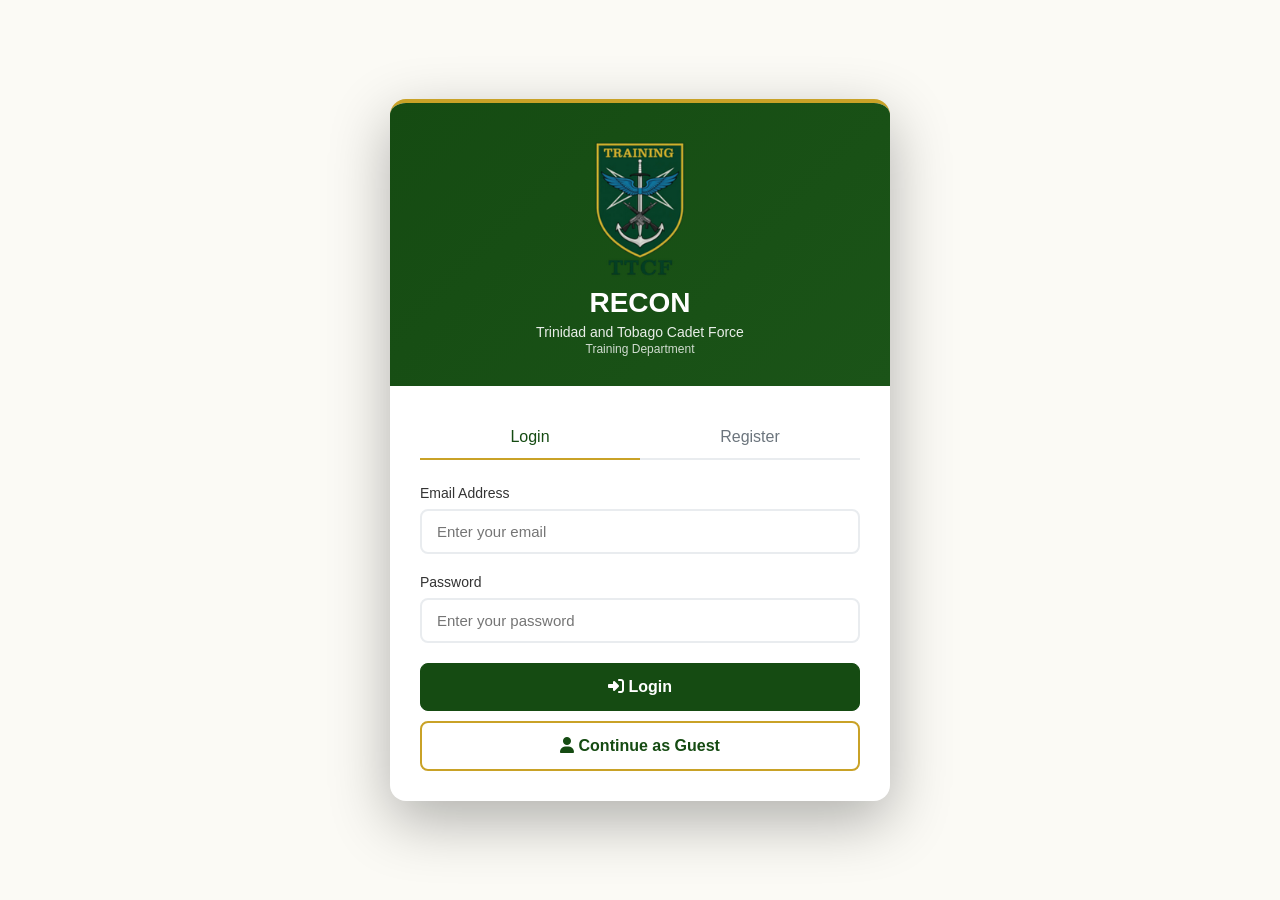
<file: login (1).html>
<!DOCTYPE html>
<html>
<head>
  <meta charset="UTF-8">
  <meta name="viewport" content="width=device-width, initial-scale=1.0">
  <title>RECON - Login</title>
  <link rel="stylesheet" href="https://cdnjs.cloudflare.com/ajax/libs/font-awesome/6.4.0/css/all.min.css">
  <style>
    * { box-sizing: border-box; margin: 0; padding: 0; }
    
    body {
      font-family: -apple-system, BlinkMacSystemFont, 'Segoe UI', Roboto, sans-serif;
      background: linear-gradient(135deg, #154b12 0%, #0e3409 100%);
      min-height: 100vh;
      display: flex;
      align-items: center;
      justify-content: center;
      padding: 20px;
    }
    
    .login-container {
      background: white;
      border-radius: 16px;
      box-shadow: 0 20px 60px rgba(0,0,0,0.3);
      width: 100%;
      max-width: 500px;
      overflow: hidden;
      max-height: 90vh;
      overflow-y: auto;
    }
    
    .login-header {
      background: linear-gradient(135deg, #154b12 0%, #1b5418 100%);
      color: white;
      padding: 30px;
      text-align: center;
    }
    .login-header h1 { font-size: 28px; margin-bottom: 5px; }
    .login-header p { opacity: 0.9; font-size: 14px; }
    .login-header p.sub-label { font-size: 12px; opacity: 0.8; margin-top: 2px; }
    
    .login-body { padding: 30px; }
    
    .tabs {
      display: flex;
      margin-bottom: 25px;
      border-bottom: 2px solid #e9ecef;
    }
    .tab {
      flex: 1;
      padding: 12px;
      text-align: center;
      cursor: pointer;
      font-weight: 500;
      color: #6c757d;
      border-bottom: 2px solid transparent;
      margin-bottom: -2px;
      transition: all 0.2s;
    }
    .tab:hover { color: #154b12; }
    .tab.active { color: #154b12; border-bottom-color: #154b12; }
    
    .form-panel { display: none; }
    .form-panel.active { display: block; }
    
    .form-group { margin-bottom: 20px; }
    .form-group label { display: block; margin-bottom: 8px; font-weight: 500; color: #333; font-size: 14px; }
    .form-control {
      width: 100%;
      padding: 12px 15px;
      border: 2px solid #e9ecef;
      border-radius: 8px;
      font-size: 15px;
      transition: border-color 0.2s;
    }
    .form-control:focus { outline: none; border-color: #154b12; }
    textarea.form-control { resize: vertical; min-height: 60px; }
    
    .form-row { display: grid; grid-template-columns: 1fr 1fr; gap: 15px; }
    
    .form-section-title {
      font-size: 14px;
      font-weight: 600;
      color: #154b12;
      margin: 20px 0 15px 0;
      padding-bottom: 8px;
      border-bottom: 2px solid #e9ecef;
      display: flex;
      align-items: center;
      gap: 8px;
    }
    .form-section-title:first-of-type { margin-top: 0; }
    .form-section-title i { font-size: 16px; }
    
    .form-note {
      font-size: 12px;
      color: #666;
      margin-top: 15px;
      text-align: center;
      display: flex;
      align-items: center;
      justify-content: center;
      gap: 6px;
    }
    .form-note i { color: #154b12; }
    
    .btn {
      width: 100%;
      padding: 14px;
      border: none;
      border-radius: 8px;
      font-size: 16px;
      font-weight: 600;
      cursor: pointer;
      transition: all 0.2s;
    }
    .btn-primary { background: #154b12; color: white; }
    .btn-primary:hover { background: #0e3409; }
    .btn-outline { background: transparent; border: 2px solid #e9ecef; color: #333; margin-top: 10px; }
    .btn-outline:hover { background: #f8f9fa; }
    
    .message {
      padding: 12px;
      border-radius: 8px;
      margin-bottom: 20px;
      display: none;
    }
    .message.show { display: block; }
    .message.error { background: #f8d7da; color: #721c24; }
    .message.success { background: #d4edda; color: #0e3409; }
    
    .loading {
      display: none;
      text-align: center;
      padding: 20px;
    }
    .loading.show { display: block; }
    .spinner {
      width: 40px; height: 40px;
      border: 3px solid #e9ecef;
      border-top-color: #154b12;
      border-radius: 50%;
      animation: spin 1s linear infinite;
      margin: 0 auto 10px;
    }
    @keyframes spin { to { transform: rotate(360deg); } }
    
    .back-link {
      text-align: center;
      margin-top: 20px;
      padding-top: 20px;
      border-top: 1px solid #e9ecef;
    }
    .back-link a {
      color: #154b12;
      text-decoration: none;
      font-weight: 500;
    }
    .back-link a:hover { text-decoration: underline; }
  
    .modal-overlay {
      position: fixed;
      top: 0;
      left: 0;
      right: 0;
      bottom: 0;
      background: rgba(0,0,0,0.5);
      display: flex;
      align-items: center;
      justify-content: center;
      z-index: 1000;
    }
    .modal {
      background: white;
      border-radius: 12px;
      box-shadow: 0 10px 40px rgba(0,0,0,0.3);
      overflow: hidden;
    }
    </style>
  <meta name="theme-color" content="#154b12">
  <link rel="manifest" href="manifest.webmanifest">
  <link rel="apple-touch-icon" href="img/apple-touch-icon.png">
  <script src="js/config.js"></script>
  <script src="js/api.js"></script>
  <link rel="stylesheet" href="css/brand.css">
</head>
<body>
  <div class="login-container">
    <div class="login-header">
      <img src="img/icon-192.png" alt="TTCF Training" style="width: 150px; height: auto; margin-bottom: 0;">
      <h1>RECON</h1>
      <p>Trinidad and Tobago Cadet Force</p>
      <p class="sub-label">Training Department</p>
    </div>
    
    <div class="login-body">
      <div class="tabs">
        <div class="tab active" onclick="showTab('login')">Login</div>
        <div class="tab" onclick="showTab('register')">Register</div>
      </div>
      
      <div id="message" class="message"></div>
      
      <div id="loading" class="loading">
        <div class="spinner"></div>
        <p>Please wait...</p>
      </div>
      
      <!-- Login Form -->
      <div id="loginPanel" class="form-panel active">
        <form id="loginForm" onsubmit="handleLogin(event)" autocomplete="off">
          <div class="form-group">
            <label>Email Address</label>
            <input type="email" id="loginEmail" class="form-control" required placeholder="Enter your email" autocomplete="off" name="login-email-field">
          </div>
          <div class="form-group">
            <label>Password</label>
            <input type="password" id="loginPassword" class="form-control" required placeholder="Enter your password" autocomplete="new-password" name="login-password-field">
          </div>
          <button type="submit" class="btn btn-primary">
            <i class="fas fa-sign-in-alt"></i> Login
          </button>
        </form>
      </div>
      
      <!-- Register Form -->
      <div id="registerPanel" class="form-panel">
        <form id="registerForm" onsubmit="handleRegister(event)" autocomplete="off">
          <p class="form-section-title"><i class="fas fa-user"></i> Personal Information</p>
          <div class="form-row">
            <div class="form-group">
              <label>First Name *</label>
              <input type="text" id="regFirstName" class="form-control" required>
            </div>
            <div class="form-group">
              <label>Surname *</label>
              <input type="text" id="regLastName" class="form-control" required>
            </div>
          </div>
          
          <p class="form-section-title"><i class="fas fa-id-card"></i> Cadet Information</p>
          <div class="form-row">
            <div class="form-group">
              <label>Regimental Number *</label>
              <input type="text" id="regRegimentalNumber" class="form-control" required placeholder="e.g., 12345">
            </div>
            <div class="form-group">
              <label>Rank</label>
              <select id="regRank" class="form-control">
                <option value="Recruit">Recruit</option>
                <optgroup label="Infantry Ranks">
                  <option value="Cadet">Cadet</option>
                  <option value="Lance Corporal">Lance Corporal</option>
                  <option value="Corporal">Corporal</option>
                  <option value="Sergeant">Sergeant</option>
                  <option value="Staff Sergeant">Staff Sergeant</option>
                  <option value="Warrant Officer II">Warrant Officer II</option>
                  <option value="Warrant Officer I">Warrant Officer I</option>
                  <option value="Under Officer">Under Officer</option>
                </optgroup>
                <optgroup label="Naval Ranks">
                  <option value="AB">AB</option>
                  <option value="AR">AR</option>
                  <option value="LS">LS</option>
                  <option value="LR">LR</option>
                  <option value="Chief Petty Officer">Chief Petty Officer</option>
                  <option value="Fleet Chief Petty Officer">Fleet Chief Petty Officer</option>
                  <option value="Midshipman">Midshipman</option>
                  <option value="Sub Lt">Sub Lt</option>
                  <option value="Lt Commander">Lt Commander</option>
                  <option value="Commander">Commander</option>
                </optgroup>
                <optgroup label="Aviation Ranks">
                  <option value="SAC">SAC</option>
                  <option value="Flight Sergeant">Flight Sergeant</option>
                  <option value="Pilot Officer">Pilot Officer</option>
                  <option value="Flying Officer">Flying Officer</option>
                  <option value="Flight Lieutenant">Flight Lieutenant</option>
                </optgroup>
                <optgroup label="Officer Ranks">
                  <option value="2Lt">2Lt</option>
                  <option value="Lt">Lt</option>
                  <option value="Capt">Capt</option>
                  <option value="Maj">Maj</option>
                  <option value="Lt Col">Lt Col</option>
                  <option value="Col">Col</option>
                </optgroup>
              </select>
            </div>
          </div>
          <div class="form-row">
            <div class="form-group">
              <label>Battalion *</label>
              <select id="regBattalion" class="form-control" required>
                <option value="">Select Battalion...</option>
                <option value="1TTCF">1TTCF</option>
                <option value="2TTCF">2TTCF</option>
                <option value="3TTCF">3TTCF</option>
                <option value="4TTCF">4TTCF</option>
                <option value="5TTCF">5TTCF</option>
                <option value="6TTCF">6TTCF</option>
                <option value="MTTCF">MTTCF</option>
                <option value="SSB">SSB</option>
                <option value="FHQ">FHQ</option>
              </select>
            </div>
            <div class="form-group">
              <label>Unit/School *</label>
              <input type="text" id="regUnit" class="form-control" required placeholder="Your school/unit name">
            </div>
          </div>
          <div class="form-group">
            <label>Platoon</label>
            <input type="text" id="regPlatoon" class="form-control" placeholder="e.g., Alpha">
          </div>
          
          <p class="form-section-title"><i class="fas fa-envelope"></i> Contact Information</p>
          <div class="form-group">
            <label>Email Address *</label>
            <input type="email" id="regEmail" class="form-control" required>
          </div>
          <div class="form-group">
            <label>Contact Number *</label>
            <input type="tel" id="regContactNumber" class="form-control" required placeholder="e.g., 868-123-4567">
          </div>
          
          <p class="form-section-title"><i class="fas fa-lock"></i> Account Security</p>
          <div class="form-group">
            <label>Password *</label>
            <input type="password" id="regPassword" class="form-control" required minlength="8">
          </div>
          <div class="form-group">
            <label>Confirm Password *</label>
            <input type="password" id="regConfirmPassword" class="form-control" required>
          </div>
          <button type="submit" class="btn btn-primary">
            <i class="fas fa-user-plus"></i> Submit Registration
          </button>
          <p class="form-note"><i class="fas fa-info-circle"></i> Your registration will be reviewed by an administrator before access is granted.</p>
        </form>
      </div>
      
      <button class="btn btn-outline" onclick="continueAsGuest()">
        <i class="fas fa-user"></i> Continue as Guest
      </button>
      
      
    </div>
  </div>
  
  <script>
    var pendingToken = null, pendingUser = null;
    window.addEventListener('DOMContentLoaded', function() {
      var q = new URLSearchParams(location.search);
      if (q.get('expired')) showMessage('Your session expired. Please sign in again.', 'error');
      if (q.get('change')) showMessage('Please sign in to set a new password.', 'error');
      var s = reconApi.getSession();
      if (s && s.user && s.user.role !== 'Guest' && !q.get('expired') && !q.get('change')) location.replace('index.html');
    });
    function showTab(tab) {
      document.querySelectorAll('.tab').forEach(function(t) { t.classList.remove('active'); });
      document.querySelectorAll('.form-panel').forEach(function(p) { p.classList.remove('active'); });
      if (tab === 'login') { document.querySelector('.tab:first-child').classList.add('active'); document.getElementById('loginPanel').classList.add('active'); }
      else { document.querySelector('.tab:last-child').classList.add('active'); document.getElementById('registerPanel').classList.add('active'); }
      hideMessage();
    }
    function showMessage(text, type) { var m = document.getElementById('message'); m.textContent = text; m.className = 'message show ' + type; }
    function hideMessage() { document.getElementById('message').className = 'message'; }
    function showLoading() { document.getElementById('loading').classList.add('show'); }
    function hideLoading() { document.getElementById('loading').classList.remove('show'); }
    function policyError(p) {
      if (!p || p.length < 8) return 'Password must be at least 8 characters.';
      if (!/[A-Za-z]/.test(p) || !/[0-9]/.test(p)) return 'Password must contain letters and numbers.';
      return '';
    }
    function afterLogin(token, user) { reconApi.setSession({ token: token, user: user }); location.href = 'index.html'; }
    function handleLogin(e) {
      e.preventDefault(); hideMessage(); showLoading();
      reconApi.post('login', [document.getElementById('loginEmail').value, document.getElementById('loginPassword').value]).then(function(j) {
        hideLoading();
        if (!j.ok) { showMessage(j.error || 'Login failed', 'error'); return; }
        var r = j.data;
        if (!r.success) { showMessage(r.message || 'Login failed', 'error'); return; }
        if (r.mustChangePassword) { pendingToken = r.token; pendingUser = r.user; showPasswordChangeModal(); return; }
        showMessage('Signed in. Loading RECON…', 'success');
        afterLogin(r.token, r.user);
      }).catch(function() { hideLoading(); showMessage('Cannot reach the server. Check your connection and try again.', 'error'); });
    }
    function handleRegister(e) {
      e.preventDefault(); hideMessage();
      var password = document.getElementById('regPassword').value;
      if (password !== document.getElementById('regConfirmPassword').value) { showMessage('Passwords do not match', 'error'); return; }
      var pe = policyError(password); if (pe) { showMessage(pe, 'error'); return; }
      showLoading();
      var v = function(id) { return document.getElementById(id).value; };
      var userData = { firstName: v('regFirstName'), lastName: v('regLastName'), regimentalNumber: v('regRegimentalNumber'), rank: v('regRank'),
        battalion: v('regBattalion'), unit: v('regUnit'), platoon: v('regPlatoon'), email: v('regEmail'), contactNumber: v('regContactNumber'), password: password };
      reconApi.post('register', [userData]).then(function(j) {
        hideLoading();
        var r = j.ok ? j.data : { success: false, message: j.error };
        if (r.success) { showMessage(r.message, 'success'); document.getElementById('registerForm').reset(); setTimeout(function() { showTab('login'); }, 3500); }
        else showMessage(r.message || 'Registration failed', 'error');
      }).catch(function() { hideLoading(); showMessage('Cannot reach the server. Try again.', 'error'); });
    }
    function continueAsGuest() { reconApi.clearSession(); location.href = 'index.html?guest=true'; }
    function showPasswordChangeModal() { document.getElementById('passwordChangeModal').style.display = 'flex'; document.getElementById('newPassword').focus(); }
    function submitPasswordChange() {
      var np = document.getElementById('newPassword').value, cp = document.getElementById('confirmPassword').value, el = document.getElementById('passwordError');
      el.style.display = 'none';
      var pe = policyError(np);
      if (pe || np !== cp) { el.textContent = pe || 'Passwords do not match'; el.style.display = 'block'; return; }
      showLoading();
      reconApi.post('changePassword', ['', np], '', pendingToken).then(function(j) {
        hideLoading();
        if (j.ok && j.data.success) { document.getElementById('passwordChangeModal').style.display = 'none'; afterLogin(j.data.token, pendingUser); }
        else { el.textContent = (j.ok ? j.data.message : j.error) || 'Error changing password'; el.style.display = 'block'; }
      }).catch(function() { hideLoading(); el.textContent = 'Cannot reach the server.'; el.style.display = 'block'; });
    }
  </script>


  <!-- Password Change Modal -->
  <div id="passwordChangeModal" class="modal-overlay" style="display:none;">
    <div class="modal" style="max-width: 400px;">
      <div class="modal-header" style="background: linear-gradient(135deg, #1a4d2e, #2d6a4f); color: white;">
        <h3 style="margin: 0;"><i class="fas fa-key"></i> Change Your Password</h3>
      </div>
      <div class="modal-body" style="padding: 25px;">
        <p style="margin-bottom: 20px; color: #666;">Your password has been reset. Please create a new password to continue.</p>
        <div class="form-group">
          <label>New Password</label>
          <input type="password" id="newPassword" class="form-control" placeholder="Enter new password" minlength="8" required>
        </div>
        <div class="form-group">
          <label>Confirm Password</label>
          <input type="password" id="confirmPassword" class="form-control" placeholder="Confirm new password" required>
        </div>
        <p id="passwordError" style="color: #c00; display: none; margin-top: 10px;"></p>
      </div>
      <div class="modal-footer" style="padding: 15px 25px; border-top: 1px solid #eee;">
        <button class="btn btn-primary" onclick="submitPasswordChange()" style="width: 100%;">
          <i class="fas fa-save"></i> Change Password
        </button>
      </div>
    </div>
  </div>

</body>
</html>
</file>
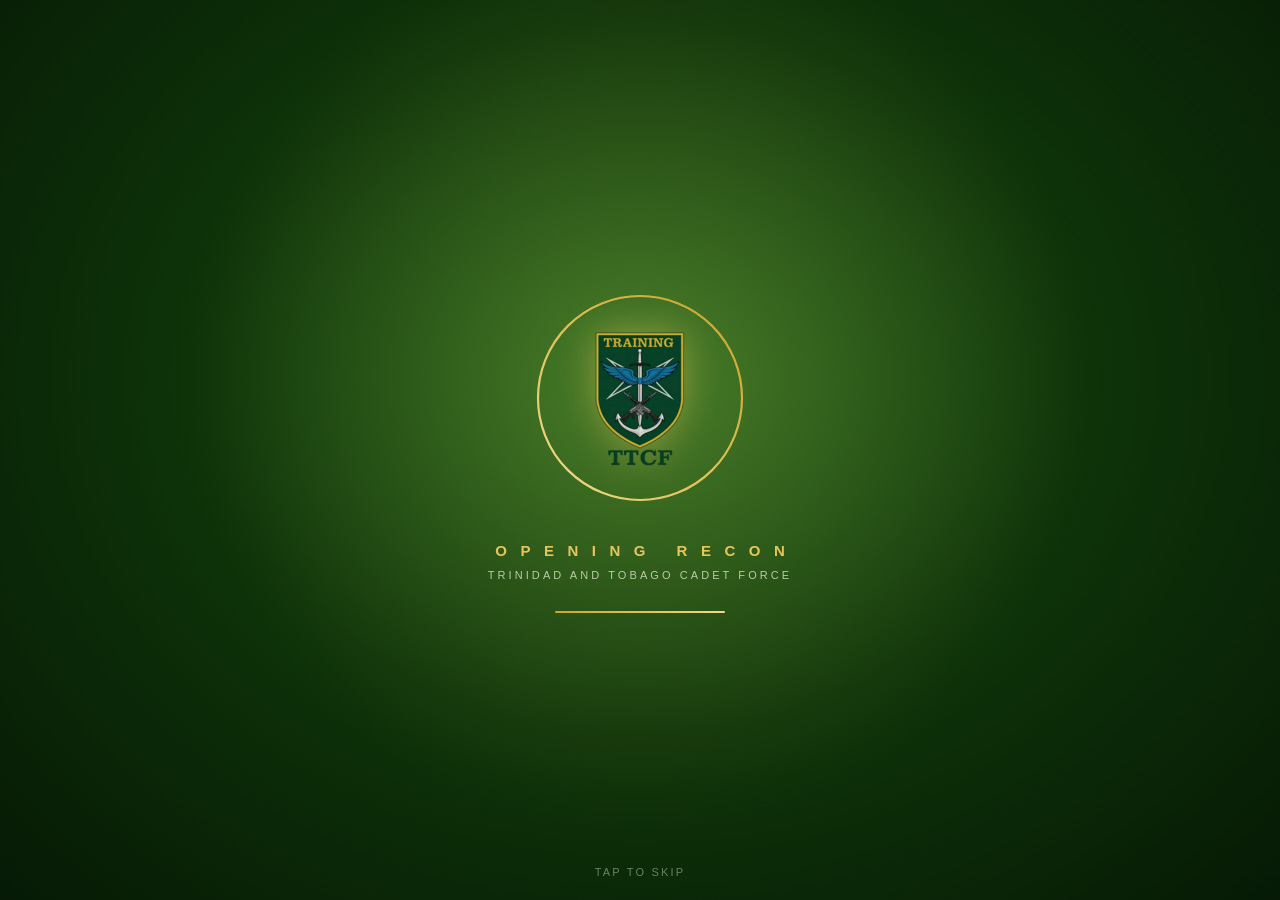
<file: login.html>
<!DOCTYPE html>
<html>
<head>
  <script src="js/splash.js"></script>
  <meta charset="UTF-8">
  <meta name="viewport" content="width=device-width, initial-scale=1.0">
  <title>RECON - Login</title>
  <link rel="stylesheet" href="https://cdnjs.cloudflare.com/ajax/libs/font-awesome/6.4.0/css/all.min.css">
  <style>
    * { box-sizing: border-box; margin: 0; padding: 0; }
    
    body {
      font-family: -apple-system, BlinkMacSystemFont, 'Segoe UI', Roboto, sans-serif;
      background: linear-gradient(135deg, #154b12 0%, #0e3409 100%);
      min-height: 100vh;
      display: flex;
      align-items: center;
      justify-content: center;
      padding: 20px;
    }
    
    .login-container {
      background: white;
      border-radius: 16px;
      box-shadow: 0 20px 60px rgba(0,0,0,0.3);
      width: 100%;
      max-width: 500px;
      overflow: hidden;
      max-height: 90vh;
      overflow-y: auto;
    }
    
    .login-header {
      background: linear-gradient(135deg, #154b12 0%, #1b5418 100%);
      color: white;
      padding: 30px;
      text-align: center;
    }
    .login-header h1 { font-size: 28px; margin-bottom: 5px; }
    .login-header p { opacity: 0.9; font-size: 14px; }
    .login-header p.sub-label { font-size: 12px; opacity: 0.8; margin-top: 2px; }
    
    .login-body { padding: 30px; }
    
    .tabs {
      display: flex;
      margin-bottom: 25px;
      border-bottom: 2px solid #e9ecef;
    }
    .tab {
      flex: 1;
      padding: 12px;
      text-align: center;
      cursor: pointer;
      font-weight: 500;
      color: #6c757d;
      border-bottom: 2px solid transparent;
      margin-bottom: -2px;
      transition: all 0.2s;
    }
    .tab:hover { color: #154b12; }
    .tab.active { color: #154b12; border-bottom-color: #154b12; }
    
    .form-panel { display: none; }
    .form-panel.active { display: block; }
    
    .form-group { margin-bottom: 20px; }
    .form-group label { display: block; margin-bottom: 8px; font-weight: 500; color: #333; font-size: 14px; }
    .form-control {
      width: 100%;
      padding: 12px 15px;
      border: 2px solid #e9ecef;
      border-radius: 8px;
      font-size: 15px;
      transition: border-color 0.2s;
    }
    .form-control:focus { outline: none; border-color: #154b12; }
    textarea.form-control { resize: vertical; min-height: 60px; }
    
    .form-row { display: grid; grid-template-columns: 1fr 1fr; gap: 15px; }
    
    .form-section-title {
      font-size: 14px;
      font-weight: 600;
      color: #154b12;
      margin: 20px 0 15px 0;
      padding-bottom: 8px;
      border-bottom: 2px solid #e9ecef;
      display: flex;
      align-items: center;
      gap: 8px;
    }
    .form-section-title:first-of-type { margin-top: 0; }
    .form-section-title i { font-size: 16px; }
    
    .form-note {
      font-size: 12px;
      color: #666;
      margin-top: 15px;
      text-align: center;
      display: flex;
      align-items: center;
      justify-content: center;
      gap: 6px;
    }
    .form-note i { color: #154b12; }
    
    .btn {
      width: 100%;
      padding: 14px;
      border: none;
      border-radius: 8px;
      font-size: 16px;
      font-weight: 600;
      cursor: pointer;
      transition: all 0.2s;
    }
    .btn-primary { background: #154b12; color: white; }
    .btn-primary:hover { background: #0e3409; }
    .btn-outline { background: transparent; border: 2px solid #e9ecef; color: #333; margin-top: 10px; }
    .btn-outline:hover { background: #f8f9fa; }
    
    .message {
      padding: 12px;
      border-radius: 8px;
      margin-bottom: 20px;
      display: none;
    }
    .message.show { display: block; }
    .message.error { background: #f8d7da; color: #721c24; }
    .message.success { background: #d4edda; color: #0e3409; }
    
    .loading {
      display: none;
      text-align: center;
      padding: 20px;
    }
    .loading.show { display: block; }
    .spinner {
      width: 40px; height: 40px;
      border: 3px solid #e9ecef;
      border-top-color: #154b12;
      border-radius: 50%;
      animation: spin 1s linear infinite;
      margin: 0 auto 10px;
    }
    @keyframes spin { to { transform: rotate(360deg); } }
    
    .back-link {
      text-align: center;
      margin-top: 20px;
      padding-top: 20px;
      border-top: 1px solid #e9ecef;
    }
    .back-link a {
      color: #154b12;
      text-decoration: none;
      font-weight: 500;
    }
    .back-link a:hover { text-decoration: underline; }
  
    .modal-overlay {
      position: fixed;
      top: 0;
      left: 0;
      right: 0;
      bottom: 0;
      background: rgba(0,0,0,0.5);
      display: flex;
      align-items: center;
      justify-content: center;
      z-index: 1000;
    }
    .modal {
      background: white;
      border-radius: 12px;
      box-shadow: 0 10px 40px rgba(0,0,0,0.3);
      overflow: hidden;
    }
    </style>
  <meta name="theme-color" content="#154b12">
  <link rel="manifest" href="manifest.webmanifest">
  <link rel="apple-touch-icon" href="img/apple-touch-icon.png">
  <script src="js/config.js"></script>
  <script src="js/api.js"></script>
  <link rel="stylesheet" href="css/brand.css">
</head>
<body>
  <div class="login-container">
    <div class="login-header">
      <img src="img/icon-192.png" alt="TTCF Training" style="width: 150px; height: auto; margin-bottom: 0;">
      <h1>RECON</h1>
      <p>Trinidad and Tobago Cadet Force</p>
      <p class="sub-label">Training Department</p>
    </div>
    
    <div class="login-body">
      <div class="tabs">
        <div class="tab active" onclick="showTab('login')">Login</div>
        <div class="tab" onclick="showTab('register')">Register</div>
      </div>
      
      <div id="message" class="message"></div>
      
      <div id="loading" class="loading">
        <div class="spinner"></div>
        <p>Please wait...</p>
      </div>
      
      <!-- Login Form -->
      <div id="loginPanel" class="form-panel active">
        <form id="loginForm" onsubmit="handleLogin(event)" autocomplete="off">
          <div class="form-group">
            <label>Email Address</label>
            <input type="email" id="loginEmail" class="form-control" required placeholder="Enter your email" autocomplete="off" name="login-email-field">
          </div>
          <div class="form-group">
            <label>Password</label>
            <input type="password" id="loginPassword" class="form-control" required placeholder="Enter your password" autocomplete="new-password" name="login-password-field">
          </div>
          <button type="submit" class="btn btn-primary">
            <i class="fas fa-sign-in-alt"></i> Login
          </button>
        </form>
      </div>
      
      <!-- Register Form -->
      <div id="registerPanel" class="form-panel">
        <form id="registerForm" onsubmit="handleRegister(event)" autocomplete="off">
          <p class="form-section-title"><i class="fas fa-user"></i> Personal Information</p>
          <div class="form-row">
            <div class="form-group">
              <label>First Name *</label>
              <input type="text" id="regFirstName" class="form-control" required>
            </div>
            <div class="form-group">
              <label>Surname *</label>
              <input type="text" id="regLastName" class="form-control" required>
            </div>
          </div>
          
          <p class="form-section-title"><i class="fas fa-id-card"></i> Cadet Information</p>
          <div class="form-row">
            <div class="form-group">
              <label>Regimental Number *</label>
              <input type="text" id="regRegimentalNumber" class="form-control" required placeholder="e.g., 12345">
            </div>
            <div class="form-group">
              <label>Rank</label>
              <select id="regRank" class="form-control">
                <option value="Recruit">Recruit</option>
                <optgroup label="Infantry Ranks">
                  <option value="Cadet">Cadet</option>
                  <option value="Lance Corporal">Lance Corporal</option>
                  <option value="Corporal">Corporal</option>
                  <option value="Sergeant">Sergeant</option>
                  <option value="Staff Sergeant">Staff Sergeant</option>
                  <option value="Warrant Officer II">Warrant Officer II</option>
                  <option value="Warrant Officer I">Warrant Officer I</option>
                  <option value="Under Officer">Under Officer</option>
                </optgroup>
                <optgroup label="Naval Ranks">
                  <option value="AB">AB</option>
                  <option value="AR">AR</option>
                  <option value="LS">LS</option>
                  <option value="LR">LR</option>
                  <option value="Chief Petty Officer">Chief Petty Officer</option>
                  <option value="Fleet Chief Petty Officer">Fleet Chief Petty Officer</option>
                  <option value="Midshipman">Midshipman</option>
                  <option value="Sub Lt">Sub Lt</option>
                  <option value="Lt Commander">Lt Commander</option>
                  <option value="Commander">Commander</option>
                </optgroup>
                <optgroup label="Aviation Ranks">
                  <option value="SAC">SAC</option>
                  <option value="Flight Sergeant">Flight Sergeant</option>
                  <option value="Pilot Officer">Pilot Officer</option>
                  <option value="Flying Officer">Flying Officer</option>
                  <option value="Flight Lieutenant">Flight Lieutenant</option>
                </optgroup>
                <optgroup label="Officer Ranks">
                  <option value="2Lt">2Lt</option>
                  <option value="Lt">Lt</option>
                  <option value="Capt">Capt</option>
                  <option value="Maj">Maj</option>
                  <option value="Lt Col">Lt Col</option>
                  <option value="Col">Col</option>
                </optgroup>
              </select>
            </div>
          </div>
          <div class="form-row">
            <div class="form-group">
              <label>Battalion *</label>
              <select id="regBattalion" class="form-control" required>
                <option value="">Select Battalion...</option>
                <option value="1TTCF">1TTCF</option>
                <option value="2TTCF">2TTCF</option>
                <option value="3TTCF">3TTCF</option>
                <option value="4TTCF">4TTCF</option>
                <option value="5TTCF">5TTCF</option>
                <option value="6TTCF">6TTCF</option>
                <option value="7TTCF">7TTCF</option>
                <option value="SSB">SSB</option>
                <option value="FHQ">FHQ</option>
              </select>
            </div>
            <div class="form-group">
              <label>Unit/School *</label>
              <input type="text" id="regUnit" class="form-control" required placeholder="Your school/unit name">
            </div>
          </div>
          <div class="form-group">
            <label>Platoon</label>
            <input type="text" id="regPlatoon" class="form-control" placeholder="e.g., Alpha">
          </div>
          
          <p class="form-section-title"><i class="fas fa-envelope"></i> Contact Information</p>
          <div class="form-group">
            <label>Email Address *</label>
            <input type="email" id="regEmail" class="form-control" required>
          </div>
          <div class="form-group">
            <label>Contact Number *</label>
            <input type="tel" id="regContactNumber" class="form-control" required placeholder="e.g., 868-123-4567">
          </div>
          
          <p class="form-section-title"><i class="fas fa-lock"></i> Account Security</p>
          <div class="form-group">
            <label>Password *</label>
            <input type="password" id="regPassword" class="form-control" required minlength="8">
          </div>
          <div class="form-group">
            <label>Confirm Password *</label>
            <input type="password" id="regConfirmPassword" class="form-control" required>
          </div>
          <button type="submit" class="btn btn-primary">
            <i class="fas fa-user-plus"></i> Submit Registration
          </button>
          <p class="form-note"><i class="fas fa-info-circle"></i> Your registration will be reviewed by an administrator before access is granted.</p>
        </form>
      </div>
      
      <button class="btn btn-outline" onclick="continueAsGuest()">
        <i class="fas fa-user"></i> Continue as Guest
      </button>
      
      
    </div>
  </div>
  
  <script>
    var pendingToken = null, pendingUser = null;
    window.addEventListener('DOMContentLoaded', function() {
      var q = new URLSearchParams(location.search);
      if (q.get('expired')) showMessage('Your session expired. Please sign in again.', 'error');
      if (q.get('change')) showMessage('Please sign in to set a new password.', 'error');
      var s = reconApi.getSession();
      if (s && s.user && s.user.role !== 'Guest' && !q.get('expired') && !q.get('change')) location.replace('index.html');
    });
    function showTab(tab) {
      document.querySelectorAll('.tab').forEach(function(t) { t.classList.remove('active'); });
      document.querySelectorAll('.form-panel').forEach(function(p) { p.classList.remove('active'); });
      if (tab === 'login') { document.querySelector('.tab:first-child').classList.add('active'); document.getElementById('loginPanel').classList.add('active'); }
      else { document.querySelector('.tab:last-child').classList.add('active'); document.getElementById('registerPanel').classList.add('active'); }
      hideMessage();
    }
    function showMessage(text, type) { var m = document.getElementById('message'); m.textContent = text; m.className = 'message show ' + type; }
    function hideMessage() { document.getElementById('message').className = 'message'; }
    function showLoading() { document.getElementById('loading').classList.add('show'); }
    function hideLoading() { document.getElementById('loading').classList.remove('show'); }
    function policyError(p) {
      if (!p || p.length < 8) return 'Password must be at least 8 characters.';
      if (!/[A-Za-z]/.test(p) || !/[0-9]/.test(p)) return 'Password must contain letters and numbers.';
      return '';
    }
    function afterLogin(token, user) { reconApi.setSession({ token: token, user: user }); location.href = 'index.html'; }
    function handleLogin(e) {
      e.preventDefault(); hideMessage(); showLoading();
      reconApi.post('login', [document.getElementById('loginEmail').value, document.getElementById('loginPassword').value]).then(function(j) {
        hideLoading();
        if (!j.ok) { showMessage(j.error || 'Login failed', 'error'); return; }
        var r = j.data;
        if (!r.success) { showMessage(r.message || 'Login failed', 'error'); return; }
        if (r.mustChangePassword) { pendingToken = r.token; pendingUser = r.user; showPasswordChangeModal(); return; }
        showMessage('Signed in. Loading RECON…', 'success');
        afterLogin(r.token, r.user);
      }).catch(function() { hideLoading(); showMessage('Cannot reach the server. Check your connection and try again.', 'error'); });
    }
    function handleRegister(e) {
      e.preventDefault(); hideMessage();
      var password = document.getElementById('regPassword').value;
      if (password !== document.getElementById('regConfirmPassword').value) { showMessage('Passwords do not match', 'error'); return; }
      var pe = policyError(password); if (pe) { showMessage(pe, 'error'); return; }
      showLoading();
      var v = function(id) { return document.getElementById(id).value; };
      var userData = { firstName: v('regFirstName'), lastName: v('regLastName'), regimentalNumber: v('regRegimentalNumber'), rank: v('regRank'),
        battalion: v('regBattalion'), unit: v('regUnit'), platoon: v('regPlatoon'), email: v('regEmail'), contactNumber: v('regContactNumber'), password: password };
      reconApi.post('register', [userData]).then(function(j) {
        hideLoading();
        var r = j.ok ? j.data : { success: false, message: j.error };
        if (r.success) { showMessage(r.message, 'success'); document.getElementById('registerForm').reset(); setTimeout(function() { showTab('login'); }, 3500); }
        else showMessage(r.message || 'Registration failed', 'error');
      }).catch(function() { hideLoading(); showMessage('Cannot reach the server. Try again.', 'error'); });
    }
    function continueAsGuest() { reconApi.clearSession(); location.href = 'index.html?guest=true'; }
    function showPasswordChangeModal() { document.getElementById('passwordChangeModal').style.display = 'flex'; document.getElementById('newPassword').focus(); }
    function submitPasswordChange() {
      var np = document.getElementById('newPassword').value, cp = document.getElementById('confirmPassword').value, el = document.getElementById('passwordError');
      el.style.display = 'none';
      var pe = policyError(np);
      if (pe || np !== cp) { el.textContent = pe || 'Passwords do not match'; el.style.display = 'block'; return; }
      showLoading();
      reconApi.post('changePassword', ['', np], '', pendingToken).then(function(j) {
        hideLoading();
        if (j.ok && j.data.success) { document.getElementById('passwordChangeModal').style.display = 'none'; afterLogin(j.data.token, pendingUser); }
        else { el.textContent = (j.ok ? j.data.message : j.error) || 'Error changing password'; el.style.display = 'block'; }
      }).catch(function() { hideLoading(); el.textContent = 'Cannot reach the server.'; el.style.display = 'block'; });
    }
  </script>


  <!-- Password Change Modal -->
  <div id="passwordChangeModal" class="modal-overlay" style="display:none;">
    <div class="modal" style="max-width: 400px;">
      <div class="modal-header" style="background: linear-gradient(135deg, #1a4d2e, #2d6a4f); color: white;">
        <h3 style="margin: 0;"><i class="fas fa-key"></i> Change Your Password</h3>
      </div>
      <div class="modal-body" style="padding: 25px;">
        <p style="margin-bottom: 20px; color: #666;">Your password has been reset. Please create a new password to continue.</p>
        <div class="form-group">
          <label>New Password</label>
          <input type="password" id="newPassword" class="form-control" placeholder="Enter new password" minlength="8" required>
        </div>
        <div class="form-group">
          <label>Confirm Password</label>
          <input type="password" id="confirmPassword" class="form-control" placeholder="Confirm new password" required>
        </div>
        <p id="passwordError" style="color: #c00; display: none; margin-top: 10px;"></p>
      </div>
      <div class="modal-footer" style="padding: 15px 25px; border-top: 1px solid #eee;">
        <button class="btn btn-primary" onclick="submitPasswordChange()" style="width: 100%;">
          <i class="fas fa-save"></i> Change Password
        </button>
      </div>
    </div>
  </div>

<script>
(function () {
  var css = document.createElement('style');
  css.textContent = '.pw-wrap{position:relative}.pw-wrap input{padding-right:44px!important}.pw-eye{position:absolute;right:6px;top:50%;transform:translateY(-50%);background:none;border:0;cursor:pointer;color:#666;font-size:16px;padding:8px}';
  document.head.appendChild(css);
  Array.prototype.forEach.call(document.querySelectorAll('input[type="password"]'), function (inp) {
    var w = document.createElement('div'); w.className = 'pw-wrap'; inp.parentNode.insertBefore(w, inp); w.appendChild(inp);
    var b = document.createElement('button'); b.type = 'button'; b.className = 'pw-eye'; b.setAttribute('aria-label', 'Show password'); b.innerHTML = '<i class="fas fa-eye"></i>';
    b.onclick = function () { var show = inp.type === 'password'; inp.type = show ? 'text' : 'password'; b.innerHTML = '<i class="fas fa-eye' + (show ? '-slash' : '') + '"></i>'; b.setAttribute('aria-label', show ? 'Hide password' : 'Show password'); };
    w.appendChild(b);
  });
})();
</script>
</body>
</html>
</file>
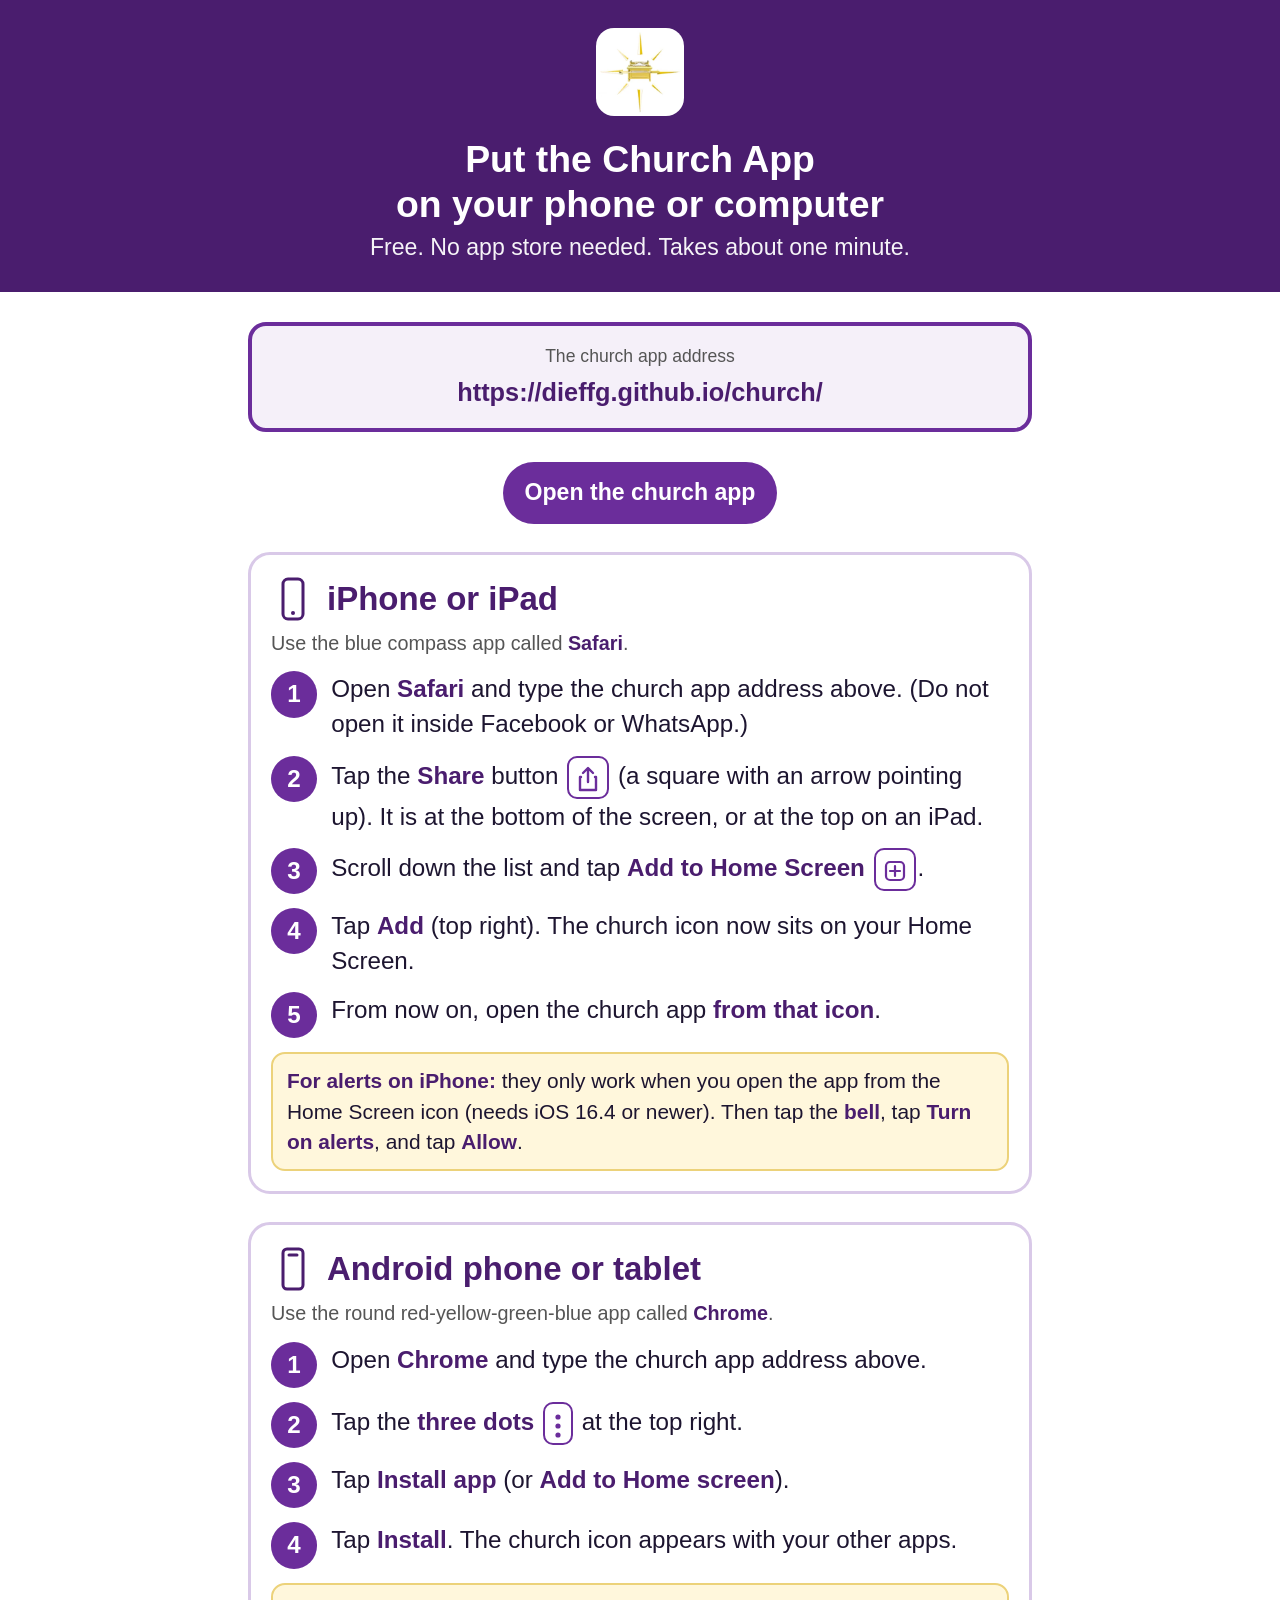
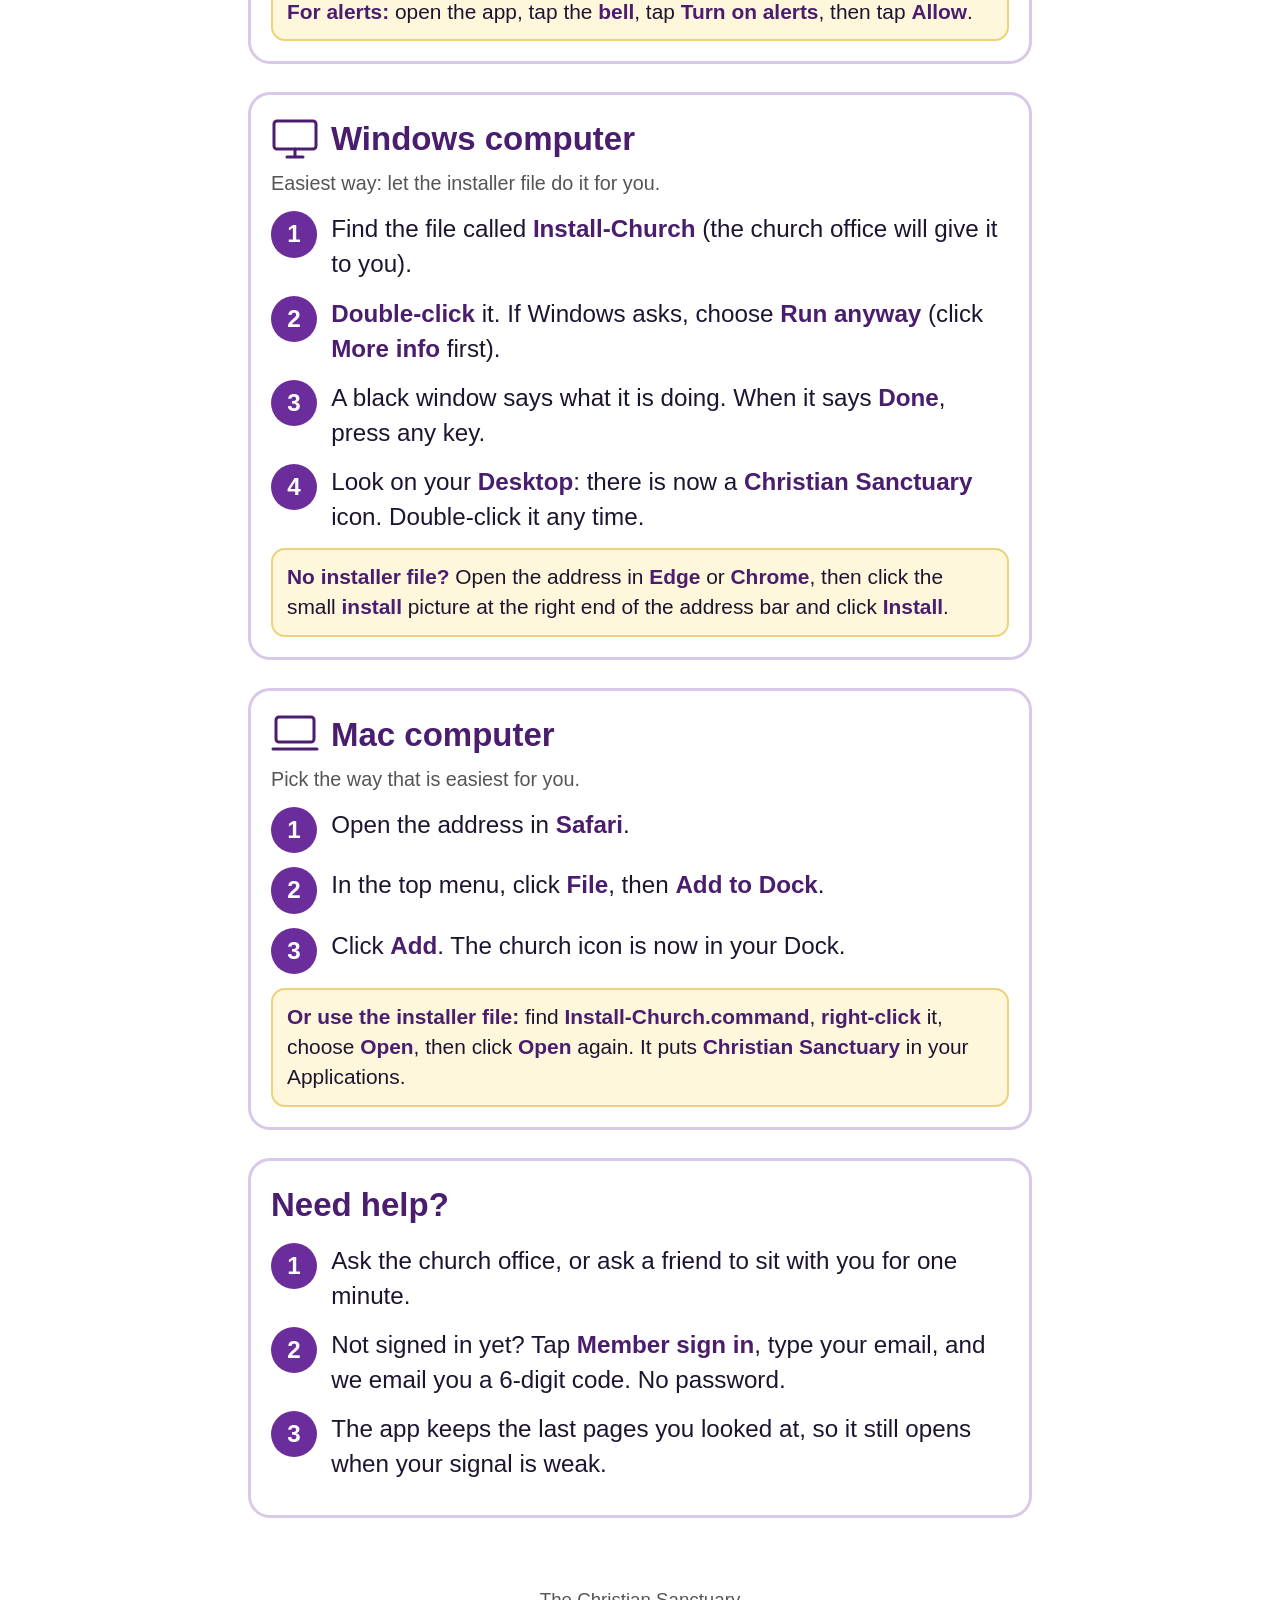
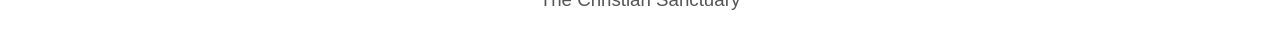
<file: church/install.html>
<!DOCTYPE html>
<html lang="en">
<head>
<meta charset="UTF-8">
<meta name="viewport" content="width=device-width, initial-scale=1.0">
<title>Put the Church App on your phone or computer</title>
<meta name="theme-color" content="#4A1D6E">
<link rel="icon" type="image/png" href="icons/favicon-48.png">
<style>
  :root { --purple: #4A1D6E; --purple2: #6B2D9B; --pale: #F5F0F9; --ink: #1d1530; --gold: #b98a00; }
  * { box-sizing: border-box; }
  html { font-size: 22px; }
  body { margin: 0; font-family: "Segoe UI", Roboto, Helvetica, Arial, sans-serif; color: var(--ink); background: #fff; line-height: 1.45; }
  header { background: var(--purple); color: #fff; padding: 28px 20px; text-align: center; }
  header img { width: 88px; height: 88px; border-radius: 18px; background: #fff; }
  header h1 { margin: 12px 0 4px; font-size: 1.7rem; line-height: 1.2; }
  header p { margin: 0; font-size: 1.05rem; opacity: .95; }
  main { max-width: 820px; margin: 0 auto; padding: 8px 18px 40px; }
  .addr { margin: 22px 0; padding: 18px; border: 4px solid var(--purple2); border-radius: 18px; text-align: center; background: var(--pale); }
  .addr small { display: block; font-size: .8rem; color: #555; }
  .addr strong { display: block; font-size: 1.15rem; word-break: break-all; color: var(--purple); margin-top: 4px; }
  section { margin: 28px 0; padding: 20px; border: 3px solid #d9c9e8; border-radius: 22px; page-break-inside: avoid; break-inside: avoid; }
  section h2 { margin: 0 0 6px; font-size: 1.5rem; color: var(--purple); display: flex; align-items: center; gap: 12px; }
  section h2 svg { flex: none; }
  .for { margin: 0 0 14px; font-size: .9rem; color: #555; }
  ol { list-style: none; padding: 0; margin: 0; counter-reset: s; }
  ol li { counter-increment: s; display: flex; gap: 14px; align-items: flex-start; margin: 14px 0; font-size: 1.1rem; }
  ol li::before { content: counter(s); flex: none; width: 2.1rem; height: 2.1rem; border-radius: 50%; background: var(--purple2); color: #fff; font-weight: 700; text-align: center; line-height: 2.1rem; }
  .glyph { display: inline-block; vertical-align: middle; border: 2px solid var(--purple2); border-radius: 10px; padding: 2px 8px; background: #fff; margin: 0 2px; }
  .glyph svg { vertical-align: middle; }
  b { color: var(--purple); }
  .note { margin-top: 14px; padding: 12px 14px; border-radius: 14px; background: #fff7dc; border: 2px solid #ecd27a; font-size: .95rem; }
  .btn { display: inline-block; margin-top: 8px; padding: 14px 22px; border-radius: 999px; background: var(--purple2); color: #fff; text-decoration: none; font-weight: 700; font-size: 1.05rem; }
  footer { text-align: center; color: #555; font-size: .85rem; padding: 0 18px 30px; }
  @media print { html { font-size: 19px; } header { padding: 14px; } section { margin: 14px 0; padding: 14px; } .noprint { display: none; } }
</style>
</head>
<body>
<header>
  <img src="icons/logo-256.png" alt="">
  <h1>Put the Church App<br>on your phone or computer</h1>
  <p>Free. No app store needed. Takes about one minute.</p>
</header>
<main>
  <div class="addr"><small>The church app address</small><strong>https://dieffg.github.io/church/</strong></div>
  <p style="text-align:center" class="noprint"><a class="btn" href="./">Open the church app</a></p>

  <section id="iphone">
    <h2><svg width="44" height="44" viewBox="0 0 44 44" aria-hidden="true"><rect x="12" y="2" width="20" height="40" rx="5" fill="none" stroke="#4A1D6E" stroke-width="3"/><circle cx="22" cy="36" r="2" fill="#4A1D6E"/></svg> iPhone or iPad</h2>
    <p class="for">Use the blue compass app called <b>Safari</b>.</p>
    <ol>
      <li><span>Open <b>Safari</b> and type the church app address above. (Do not open it inside Facebook or WhatsApp.)</span></li>
      <li><span>Tap the <b>Share</b> button <span class="glyph"><svg width="22" height="26" viewBox="0 0 22 26" aria-hidden="true"><path d="M11 16V3M6 7l5-5 5 5M4 11H3v13h16V11h-1" fill="none" stroke="#6B2D9B" stroke-width="2.4" stroke-linecap="round" stroke-linejoin="round"/></svg></span> (a square with an arrow pointing up). It is at the bottom of the screen, or at the top on an iPad.</span></li>
      <li><span>Scroll down the list and tap <b>Add to Home Screen</b> <span class="glyph"><svg width="22" height="22" viewBox="0 0 22 22" aria-hidden="true"><rect x="2" y="2" width="18" height="18" rx="4" fill="none" stroke="#6B2D9B" stroke-width="2.2"/><path d="M11 6v10M6 11h10" stroke="#6B2D9B" stroke-width="2.2" stroke-linecap="round"/></svg></span>.</span></li>
      <li><span>Tap <b>Add</b> (top right). The church icon now sits on your Home Screen.</span></li>
      <li><span>From now on, open the church app <b>from that icon</b>.</span></li>
    </ol>
    <div class="note"><b>For alerts on iPhone:</b> they only work when you open the app from the Home Screen icon (needs iOS 16.4 or newer). Then tap the <b>bell</b>, tap <b>Turn on alerts</b>, and tap <b>Allow</b>.</div>
  </section>

  <section id="android">
    <h2><svg width="44" height="44" viewBox="0 0 44 44" aria-hidden="true"><rect x="12" y="2" width="20" height="40" rx="4" fill="none" stroke="#4A1D6E" stroke-width="3"/><path d="M18 8h8" stroke="#4A1D6E" stroke-width="3" stroke-linecap="round"/></svg> Android phone or tablet</h2>
    <p class="for">Use the round red-yellow-green-blue app called <b>Chrome</b>.</p>
    <ol>
      <li><span>Open <b>Chrome</b> and type the church app address above.</span></li>
      <li><span>Tap the <b>three dots</b> <span class="glyph"><svg width="10" height="26" viewBox="0 0 10 26" aria-hidden="true"><circle cx="5" cy="4" r="2.6" fill="#6B2D9B"/><circle cx="5" cy="13" r="2.6" fill="#6B2D9B"/><circle cx="5" cy="22" r="2.6" fill="#6B2D9B"/></svg></span> at the top right.</span></li>
      <li><span>Tap <b>Install app</b> (or <b>Add to Home screen</b>).</span></li>
      <li><span>Tap <b>Install</b>. The church icon appears with your other apps.</span></li>
    </ol>
    <div class="note"><b>For alerts:</b> open the app, tap the <b>bell</b>, tap <b>Turn on alerts</b>, then tap <b>Allow</b>.</div>
  </section>

  <section id="windows">
    <h2><svg width="48" height="44" viewBox="0 0 48 44" aria-hidden="true"><rect x="3" y="4" width="42" height="28" rx="3" fill="none" stroke="#4A1D6E" stroke-width="3"/><path d="M16 40h16M24 32v8" stroke="#4A1D6E" stroke-width="3" stroke-linecap="round"/></svg> Windows computer</h2>
    <p class="for">Easiest way: let the installer file do it for you.</p>
    <ol>
      <li><span>Find the file called <b>Install-Church</b> (the church office will give it to you).</span></li>
      <li><span><b>Double-click</b> it. If Windows asks, choose <b>Run anyway</b> (click <b>More info</b> first).</span></li>
      <li><span>A black window says what it is doing. When it says <b>Done</b>, press any key.</span></li>
      <li><span>Look on your <b>Desktop</b>: there is now a <b>Christian Sanctuary</b> icon. Double-click it any time.</span></li>
    </ol>
    <div class="note"><b>No installer file?</b> Open the address in <b>Edge</b> or <b>Chrome</b>, then click the small <b>install</b> picture at the right end of the address bar and click <b>Install</b>.</div>
  </section>

  <section id="mac">
    <h2><svg width="48" height="44" viewBox="0 0 48 44" aria-hidden="true"><rect x="5" y="4" width="38" height="25" rx="3" fill="none" stroke="#4A1D6E" stroke-width="3"/><path d="M2 36h44" stroke="#4A1D6E" stroke-width="3" stroke-linecap="round"/></svg> Mac computer</h2>
    <p class="for">Pick the way that is easiest for you.</p>
    <ol>
      <li><span>Open the address in <b>Safari</b>.</span></li>
      <li><span>In the top menu, click <b>File</b>, then <b>Add to Dock</b>.</span></li>
      <li><span>Click <b>Add</b>. The church icon is now in your Dock.</span></li>
    </ol>
    <div class="note"><b>Or use the installer file:</b> find <b>Install-Church.command</b>, <b>right-click</b> it, choose <b>Open</b>, then click <b>Open</b> again. It puts <b>Christian Sanctuary</b> in your Applications.</div>
  </section>

  <section id="help">
    <h2>Need help?</h2>
    <ol>
      <li><span>Ask the church office, or ask a friend to sit with you for one minute.</span></li>
      <li><span>Not signed in yet? Tap <b>Member sign in</b>, type your email, and we email you a 6-digit code. No password.</span></li>
      <li><span>The app keeps the last pages you looked at, so it still opens when your signal is weak.</span></li>
    </ol>
  </section>
</main>
<footer>The Christian Sanctuary</footer>
</body>
</html>
</file>
<file: css/styles.css>
* { box-sizing: border-box; margin: 0; padding: 0; }
  
  :root {
    --primary: #154b12;
    --primary-dark: #0e3409;
    --secondary: #1b5418;
    --accent: #28a745;
    --success: #28a745;
    --warning: #ffc107;
    --danger: #dc3545;
    --dark: #212529;
    --light: #f8f9fa;
    --gray: #6c757d;
    --border: #dee2e6;
    --shadow: 0 2px 8px rgba(0,0,0,0.1);
  }
  
  body {
    font-family: -apple-system, BlinkMacSystemFont, 'Segoe UI', Roboto, Oxygen, Ubuntu, sans-serif;
    background: #f4f6f8;
    color: var(--dark);
    line-height: 1.5;
  }
  
  /* ==========================================
     LOADING OVERLAY
     ========================================== */
  .loading-overlay {
    position: fixed;
    top: 0; left: 0; right: 0; bottom: 0;
    background: rgba(255,255,255,0.9);
    display: none;
    justify-content: center;
    align-items: center;
    z-index: 9999;
  }
  .loading-overlay.active { display: flex; }
  
  .spinner {
    width: 50px; height: 50px;
    border: 4px solid var(--border);
    border-top-color: var(--primary);
    border-radius: 50%;
    animation: spin 1s linear infinite;
  }
  @keyframes spin { to { transform: rotate(360deg); } }
  
  /* ==========================================
     CORNER SPINNER FOR AUTO-REFRESH
     ========================================== */
  .corner-spinner {
    position: fixed;
    bottom: 20px;
    right: 20px;
    z-index: 9999;
    display: flex;
    align-items: center;
    gap: 8px;
    background: rgba(255, 255, 255, 0.95);
    padding: 8px 12px;
    border-radius: 20px;
    box-shadow: 0 2px 12px rgba(0, 0, 0, 0.15);
    opacity: 0;
    transform: translateY(10px) scale(0.9);
    transition: all 0.3s ease;
    pointer-events: none;
  }
  
  .corner-spinner.active {
    opacity: 1;
    transform: translateY(0) scale(1);
  }
  
  .mini-spinner {
    width: 16px;
    height: 16px;
    border: 2px solid #e0e0e0;
    border-top-color: var(--primary);
    border-radius: 50%;
    animation: mini-spin 0.8s linear infinite;
  }
  
  @keyframes mini-spin {
    to {
      transform: rotate(360deg);
    }
  }
  
  .corner-spinner-label {
    font-size: 12px;
    color: #666;
    font-weight: 500;
  }
  
  /* ==========================================
     TOAST NOTIFICATIONS
     ========================================== */
  .toast-container {
    position: fixed;
    top: 20px; right: 20px;
    z-index: 10000;
    display: flex;
    flex-direction: column;
    gap: 10px;
  }
  .toast {
    padding: 12px 20px;
    background: white;
    border-radius: 8px;
    box-shadow: var(--shadow);
    display: flex;
    align-items: center;
    gap: 10px;
    transform: translateX(120%);
    transition: transform 0.3s ease;
    max-width: 350px;
  }
  .toast.show { transform: translateX(0); }
  .toast-success { border-left: 4px solid var(--success); }
  .toast-error { border-left: 4px solid var(--danger); }
  .toast-info { border-left: 4px solid var(--primary); }
  .toast-warning { border-left: 4px solid var(--warning); }
  .toast button { background: none; border: none; font-size: 18px; cursor: pointer; color: var(--gray); }
  
  /* ==========================================
     APP LAYOUT
     ========================================== */
  .app {
    display: flex;
    min-height: 100vh;
    opacity: 0;
    transition: opacity 0.3s;
  }
  .app.loaded { opacity: 1; }
  
  /* ==========================================
     SIDEBAR
     ========================================== */
  .sidebar {
    width: 260px;
    background: linear-gradient(180deg, var(--primary) 0%, var(--primary-dark) 100%);
    color: white;
    display: flex;
    flex-direction: column;
    position: fixed;
    height: 100vh;
    z-index: 1000;
    transition: transform 0.3s ease;
  }
  
  .sidebar-header {
    padding: 20px;
    text-align: center;
    border-bottom: 1px solid rgba(255,255,255,0.1);
  }
  .sidebar-header .logo { width: 60px; height: 60px; margin-bottom: 10px; }
  .sidebar-header h2 { font-size: 24px; font-weight: 700; }
  .sidebar-header .subtitle { font-size: 11px; opacity: 0.85; margin-top: 2px; }
  .sidebar-header .sub-label { font-size: 10px; opacity: 0.7; margin-top: 2px; }
  
  .user-info {
    padding: 15px 20px;
    display: flex;
    align-items: center;
    gap: 12px;
    background: rgba(0,0,0,0.1);
  }
  .avatar {
    width: 40px; height: 40px;
    background: rgba(255,255,255,0.2);
    border-radius: 50%;
    display: flex;
    align-items: center;
    justify-content: center;
  }
  .user-details { display: flex; flex-direction: column; }
  .user-details span:first-child { font-weight: 600; }
  .role-badge { font-size: 11px; opacity: 0.8; }
  
  .nav-menu {
    list-style: none;
    padding: 10px 0;
    flex: 1;
    overflow-y: auto;
  }
  .nav-item {
    display: flex;
    align-items: center;
    padding: 12px 20px;
    gap: 12px;
    cursor: pointer;
    transition: all 0.2s;
    border-left: 3px solid transparent;
  }
  .nav-item:hover { background: rgba(255,255,255,0.1); }
  .nav-item.active {
    background: rgba(255,255,255,0.15);
    border-left-color: var(--secondary);
  }
  .nav-item i { 
    width: 28px; 
    height: 28px;
    text-align: center; 
    line-height: 28px;
    border-radius: 7px;
    font-size: 0.82rem;
    transition: all 0.2s ease;
  }
  
  /* Colored nav icons */
  .nav-item[data-page="dashboard"] i { background: rgba(245,158,11,0.2); color: #fbbf24; }
  .nav-item[data-page="shield"] i { background: rgba(245,158,11,0.2); color: #fbbf24; }
  .nav-item[data-page="cadets"] i { background: rgba(245,158,11,0.2); color: #fbbf24; }
  .nav-item[data-page="star-exams"] i { background: rgba(245,158,11,0.2); color: #fbbf24; }
  .nav-item[data-page="courses"] i { background: rgba(245,158,11,0.2); color: #fbbf24; }
  .nav-item[data-page="resources"] i { background: rgba(245,158,11,0.2); color: #fbbf24; }
  .nav-item[data-page="announcements"] i { background: rgba(245,158,11,0.2); color: #fbbf24; }
  .nav-item[data-page="reviews"] i { background: rgba(245,158,11,0.2); color: #fbbf24; }
  .nav-item[data-page="calendar"] i { background: rgba(245,158,11,0.2); color: #fbbf24; }
  .nav-item[data-page="users"] i { background: rgba(245,158,11,0.2); color: #fbbf24; }
  
  .nav-item.active i {
    transform: scale(1.08);
    box-shadow: 0 0 8px rgba(255,255,255,0.15);
  }
  
  .sidebar-footer { padding: 15px 20px; }
  
  /* ==========================================
     MAIN CONTENT
     ========================================== */
  .main-content {
    flex: 1;
    margin-left: 260px;
    display: flex;
    flex-direction: column;
    min-height: 100vh;
  }
  
  .header {
    background: white;
    padding: 15px 25px;
    display: flex;
    align-items: center;
    gap: 15px;
    box-shadow: var(--shadow);
    position: sticky;
    top: 0;
    z-index: 100;
  }
  .header h1 { font-size: 20px; flex: 1; }
  .menu-toggle { display: none; background: none; border: none; font-size: 20px; cursor: pointer; }
  
  .header-actions {
    display: flex;
    align-items: center;
    gap: 10px;
  }
  
  /* ==========================================
     REFRESH CONTROLS & INDICATORS
     ========================================== */
  .refresh-btn {
    padding: 8px 12px !important;
  }
  .refresh-btn:hover i {
    animation: spin-once 0.5s ease;
  }
  @keyframes spin-once {
    from { transform: rotate(0deg); }
    to { transform: rotate(360deg); }
  }
  
  .refresh-indicator {
    display: flex;
    align-items: center;
    gap: 6px;
    padding: 6px 12px;
    border-radius: 20px;
    font-size: 12px;
    font-weight: 600;
    cursor: pointer;
    transition: all 0.2s ease;
    background: #e9ecef;
    color: var(--gray);
    text-transform: uppercase;
    letter-spacing: 0.3px;
  }
  
  .refresh-indicator i {
    font-size: 8px;
    transition: opacity 0.3s ease;
  }
  
  .refresh-indicator.active {
    background: rgba(21, 75, 18, 0.12);
    color: var(--primary);
  }
  
  .refresh-indicator.active i {
    color: var(--success);
    animation: blink 2s ease-in-out infinite;
  }
  
  @keyframes blink {
    0%, 100% { opacity: 1; }
    50% { opacity: 0.4; }
  }
  
  .refresh-indicator:hover {
    background: rgba(21, 75, 18, 0.18);
    transform: scale(1.02);
  }
  
  .refresh-indicator.active:hover {
    background: rgba(21, 75, 18, 0.22);
  }
  
  .content { padding: 25px; flex: 1; }
  
  /* ==========================================
     ALERT BANNER
     ========================================== */
  .alert {
    padding: 12px 20px;
    border-radius: 8px;
    margin-bottom: 20px;
    display: none;
    align-items: center;
    gap: 10px;
  }
  .alert.show { display: flex; }
  .alert-info { background: #e7f3ff; color: #0056b3; }
  .alert a { color: inherit; font-weight: 600; }
  
  /* ==========================================
     PAGE VISIBILITY
     ========================================== */
  .page { display: none; }
  .page.active { display: block; }
  
  /* ==========================================
     PAGE HEADER
     ========================================== */
  .page-header {
    display: flex;
    justify-content: space-between;
    align-items: center;
    margin-bottom: 20px;
    flex-wrap: wrap;
    gap: 10px;
  }
  .page-header h2 { font-size: 24px; }
  .header-controls { display: flex; gap: 10px; align-items: center; }
  
  /* Section Header (for Shield) */
  .section-header {
    display: flex;
    justify-content: space-between;
    align-items: center;
    margin-bottom: 20px;
    flex-wrap: wrap;
    gap: 15px;
  }
  .section-header h2 {
    font-size: 24px;
    display: flex;
    align-items: center;
    gap: 10px;
    margin: 0;
  }
  .section-header h2 i {
    color: var(--primary);
  }
  .section-actions {
    display: flex;
    gap: 10px;
    align-items: center;
  }
  
  /* ==========================================
     CARDS
     ========================================== */
  .card {
    background: white;
    border-radius: 12px;
    box-shadow: var(--shadow);
    overflow: hidden;
    margin-bottom: 20px;
  }
  .card-header {
    padding: 15px 20px;
    border-bottom: 1px solid var(--border);
    display: flex;
    justify-content: space-between;
    align-items: center;
  }
  .card-header h3 { font-size: 16px; display: flex; align-items: center; gap: 8px; }
  .card-body { padding: 20px; }
  .card-footer { padding: 15px 20px; border-top: 1px solid var(--border); display: flex; gap: 10px; flex-wrap: wrap; }
  
  .cards-grid {
    display: grid;
    grid-template-columns: repeat(auto-fill, minmax(300px, 1fr));
    gap: 20px;
  }
  
  /* ==========================================
     STATS GRID
     ========================================== */
  .stats-grid {
    display: grid;
    grid-template-columns: repeat(auto-fit, minmax(200px, 1fr));
    gap: 20px;
    margin-bottom: 25px;
  }
  .stat-card {
    background: white;
    padding: 20px;
    border-radius: 12px;
    box-shadow: var(--shadow);
    display: flex;
    align-items: center;
    gap: 15px;
  }
  .stat-icon {
    width: 50px; height: 50px;
    background: linear-gradient(135deg, var(--primary), var(--accent));
    border-radius: 12px;
    display: flex;
    align-items: center;
    justify-content: center;
    color: white;
    font-size: 20px;
  }
  .stat-value { font-size: 28px; font-weight: 700; color: var(--primary); display: block; }
  .stat-label { font-size: 13px; color: var(--gray); }
  
  /* Dashboard Grid */
  .dashboard-grid {
    display: grid;
    grid-template-columns: repeat(auto-fit, minmax(350px, 1fr));
    gap: 20px;
  }
  
  /* ==========================================
     TABLES
     ========================================== */
  .table-responsive { overflow-x: auto; }
  
  /* Sticky header table container */
  .table-responsive-sticky {
    overflow-x: auto;
    overflow-y: auto;
    max-height: 500px;
    position: relative;
  }
  .table-responsive-sticky table {
    border-collapse: separate;
    border-spacing: 0;
  }
  .table-responsive-sticky thead th {
    position: sticky;
    top: 0;
    z-index: 10;
    background: var(--primary) !important;
    color: white !important;
    box-shadow: 0 2px 4px rgba(0,0,0,0.1);
  }
  .table { width: 100%; border-collapse: collapse; }
  .table th, .table td { padding: 12px 15px; text-align: left; border-bottom: 1px solid var(--border); }
  .table th { background: var(--light); font-weight: 600; color: var(--gray); font-size: 13px; text-transform: uppercase; }
  .table tbody tr:hover { background: #f8f9fa; }
  .table tbody tr.pending-row { background: #fff8e6; }
  .table tbody tr.pending-row:hover { background: #fff3cd; }
  .table .actions-cell { white-space: nowrap; }
  
  .page-description {
    color: var(--text-muted);
    font-size: 14px;
    margin-bottom: 20px;
  }
  
  /* Data Tables (for Shield) */
  .data-table {
    width: 100%;
    border-collapse: collapse;
    font-size: 0.9rem;
  }
  .data-table thead th {
    background: rgba(21, 75, 18, 0.1);
    padding: 0.75rem 1rem;
    text-align: left;
    font-weight: 600;
    color: var(--primary);
    text-transform: uppercase;
    font-size: 0.75rem;
    letter-spacing: 0.5px;
    border-bottom: 2px solid var(--primary);
  }
  .data-table tbody tr {
    border-bottom: 1px solid var(--border);
    transition: background 0.2s ease;
  }
  .data-table tbody tr:hover {
    background: rgba(21, 75, 18, 0.05);
  }
  .data-table tbody td {
    padding: 0.75rem 1rem;
    color: var(--dark);
  }
  .data-table .actions {
    display: flex;
    gap: 0.25rem;
  }
  .no-data {
    text-align: center;
    color: var(--gray);
    padding: 2rem;
    font-style: italic;
  }
  
  /* ==========================================
     BADGES
     ========================================== */
  .badge {
    display: inline-block;
    padding: 4px 10px;
    border-radius: 20px;
    font-size: 12px;
    font-weight: 600;
  }
  .badge-success { background: #d4edda; color: #155724; }
  .badge-warning { background: #fff3cd; color: #856404; }
  .badge-danger { background: #f8d7da; color: #721c24; }
  .badge-info { background: #cce5ff; color: #004085; }
  
  /* ==========================================
     BUTTONS
     ========================================== */
  .btn {
    display: inline-flex;
    align-items: center;
    justify-content: center;
    gap: 8px;
    padding: 10px 20px;
    border-radius: 8px;
    font-size: 14px;
    font-weight: 500;
    cursor: pointer;
    border: none;
    transition: all 0.2s;
    text-decoration: none;
  }
  .btn-primary { background: var(--primary); color: white; }
  .btn-primary:hover { background: var(--primary-dark); }
  .btn-secondary { background: var(--gray); color: white; }
  .btn-secondary:hover { background: #5a6268; }
  .btn-success { background: var(--success); color: white; }
  .btn-danger { background: var(--danger); color: white; }
  .btn-outline { background: transparent; border: 1px solid var(--border); color: var(--dark); }
  .btn-outline:hover { background: var(--light); }
  .btn-sm { padding: 6px 12px; font-size: 13px; }
  .btn-block { width: 100%; }
  .btn-icon { padding: 6px 10px; }
  
  /* ==========================================
     FORMS
     ========================================== */
  .form-group { margin-bottom: 15px; }
  .form-group label { display: block; margin-bottom: 5px; font-weight: 500; font-size: 14px; }
  .form-control {
    width: 100%;
    padding: 10px 12px;
    border: 1px solid var(--border);
    border-radius: 8px;
    font-size: 14px;
    transition: border-color 0.2s;
  }
  .form-control:focus { outline: none; border-color: var(--primary); }
  .form-row { display: grid; grid-template-columns: 1fr 1fr; gap: 15px; }
  
  /* ==========================================
     MODALS
     ========================================== */
  .modal-overlay {
    position: fixed;
    top: 0; left: 0; right: 0; bottom: 0;
    background: rgba(0,0,0,0.5);
    display: none;
    justify-content: center;
    align-items: center;
    z-index: 10000;
    padding: 20px;
  }
  .modal-overlay.active { display: flex; }
  .modal {
    background: white;
    border-radius: 12px;
    width: 100%;
    max-width: 500px;
    max-height: 90vh;
    overflow-y: auto;
    box-shadow: 0 10px 40px rgba(0,0,0,0.2);
  }
  .modal-header {
    padding: 20px;
    border-bottom: 1px solid var(--border);
    display: flex;
    justify-content: space-between;
    align-items: center;
  }
  .modal-header h3 { font-size: 18px; }
  .modal-close { background: none; border: none; font-size: 24px; cursor: pointer; color: var(--gray); }
  .modal-body { padding: 20px; }
  .modal-footer { padding: 15px 20px; border-top: 1px solid var(--border); display: flex; justify-content: flex-end; gap: 10px; }
  .modal-lg { max-width: 800px; width: 95%; }
  
  /* ==========================================
     ANNOUNCEMENTS
     ========================================== */
  .announcement-card {
    padding: 15px;
    border-radius: 8px;
    margin-bottom: 15px;
    border-left: 4px solid var(--primary);
    background: var(--light);
  }
  .announcement-card.high { border-left-color: var(--danger); background: #fff5f5; }
  .announcement-card.medium { border-left-color: var(--warning); background: #fffbeb; }
  .announcement-card.low { border-left-color: var(--success); background: #f0fff4; }
  .announcement-card h4 { margin-bottom: 8px; }
  .announcement-card p { color: var(--gray); font-size: 14px; margin-bottom: 8px; }
  .announcement-meta { font-size: 12px; color: var(--gray); }
  .announcement-meta span { margin-right: 15px; }
  
  .announcement-header {
    display: flex;
    justify-content: space-between;
    align-items: flex-start;
    gap: 10px;
  }
  .announcement-header h4 {
    flex: 1;
    margin: 0;
  }
  .announcement-admin-actions {
    display: flex;
    gap: 5px;
    flex-shrink: 0;
  }
  
  /* ==========================================
     LEADERBOARD
     ========================================== */
  .leaderboard-item {
    display: flex;
    align-items: center;
    padding: 12px 0;
    border-bottom: 1px solid var(--border);
  }
  .leaderboard-item:last-child { border-bottom: none; }
  .leaderboard-item .rank {
    width: 35px; height: 35px;
    background: var(--light);
    border-radius: 50%;
    display: flex;
    align-items: center;
    justify-content: center;
    font-weight: 700;
    margin-right: 15px;
  }
  .leaderboard-item .rank.gold { background: #ffd700; color: white; }
  .leaderboard-item .rank.silver { background: #c0c0c0; color: white; }
  .leaderboard-item .rank.bronze { background: #cd7f32; color: white; }
  .leaderboard-info { flex: 1; }
  .leaderboard-info h4 { font-size: 14px; margin-bottom: 2px; }
  .leaderboard-info p { font-size: 12px; color: var(--gray); }
  .leaderboard-score { font-weight: 700; color: var(--primary); }
  
  /* ==========================================
     DOCUMENTS LIST
     ========================================== */
  .document-list { display: flex; flex-direction: column; gap: 10px; }
  .document-item {
    display: flex;
    align-items: center;
    padding: 15px;
    background: white;
    border-radius: 8px;
    border: 1px solid var(--border);
    gap: 15px;
  }
  .document-icon {
    width: 45px; height: 45px;
    background: var(--light);
    border-radius: 8px;
    display: flex;
    align-items: center;
    justify-content: center;
    color: var(--primary);
    font-size: 20px;
  }
  .document-info { flex: 1; }
  .document-info h4 { font-size: 15px; margin-bottom: 3px; }
  .document-info p { font-size: 13px; color: var(--gray); }
  .document-actions { display: flex; gap: 8px; }
  
  /* ==========================================
     CALENDAR
     ========================================== */
  .calendar-container {
    display: grid;
    grid-template-columns: 2fr 1fr;
    gap: 20px;
  }
  .calendar-header {
    display: flex;
    justify-content: space-between;
    align-items: center;
    padding: 15px 20px;
    border-bottom: 1px solid var(--border);
  }
  .calendar-weekdays {
    display: grid;
    grid-template-columns: repeat(7, 1fr);
    text-align: center;
    padding: 10px 0;
    background: var(--light);
    font-weight: 600;
    font-size: 13px;
    color: var(--gray);
  }
  .calendar-days {
    display: grid;
    grid-template-columns: repeat(7, 1fr);
    gap: 1px;
    background: var(--border);
    padding: 1px;
  }
  
  /* ==================== INTERACTIVE CALENDAR ==================== */
  .calendar-day {
    background: white;
    min-height: 80px;
    padding: 8px;
    cursor: pointer;
    transition: all 0.2s ease;
    position: relative;
  }
  
  .calendar-day:hover:not(.empty) {
    background: #f0f7f0;
    transform: scale(1.02);
    z-index: 1;
    box-shadow: 0 2px 8px rgba(0,0,0,0.1);
  }
  
  .calendar-day.empty { 
    background: var(--light); 
    cursor: default;
  }
  
  .calendar-day.empty:hover {
    transform: none;
    box-shadow: none;
  }
  
  .calendar-day.today { 
    background: #e3f2fd; 
  }
  
  .calendar-day.today:hover {
    background: #bbdefb;
  }
  
  .calendar-day.selected {
    background: #c8e6c9;
    box-shadow: inset 0 0 0 2px var(--primary);
  }
  
  .calendar-day.has-events .day-number {
    color: var(--primary);
    font-weight: 700;
  }
  
  .calendar-event-indicators {
    display: flex;
    flex-wrap: wrap;
    gap: 3px;
    margin-top: 5px;
  }
  
  .calendar-event-dot {
    width: 8px;
    height: 8px;
    border-radius: 50%;
    background: var(--primary);
  }
  
  .calendar-event-dot.event-training { background: #1976d2; }
  .calendar-event-dot.event-parade { background: #f57c00; }
  .calendar-event-dot.event-competition { background: #388e3c; }
  .calendar-event-dot.event-meeting { background: #7b1fa2; }
  .calendar-event-dot.event-camp { background: #5d4037; }
  .calendar-event-dot.event-default { background: #757575; }
  
  .more-events {
    font-size: 10px;
    color: var(--gray);
    font-weight: 600;
  }
  
  .calendar-day.pulse-highlight {
    animation: pulse-bg 0.5s ease-in-out 3;
  }
  
  @keyframes pulse-bg {
    0%, 100% { background: #c8e6c9; }
    50% { background: #81c784; }
  }
  
  /* Clickable event items */
  .event-item.clickable {
    cursor: pointer;
    transition: all 0.2s ease;
  }
  
  .event-item.clickable:hover {
    background: #f5f5f5;
    transform: translateX(5px);
  }
  
  /* Date events list in modal */
  .date-events-list {
    display: flex;
    flex-direction: column;
    gap: 10px;
  }
  
  .date-event-item {
    display: flex;
    align-items: center;
    gap: 15px;
    padding: 15px;
    background: #f9f9f9;
    border-radius: 8px;
    cursor: pointer;
    transition: all 0.2s ease;
  }
  
  .date-event-item:hover {
    background: #f0f0f0;
    transform: translateX(5px);
  }
  
  .date-event-info {
    flex: 1;
  }
  
  .date-event-info h4 {
    margin: 0 0 5px 0;
    font-size: 15px;
  }
  
  .date-event-info p {
    margin: 0;
    font-size: 13px;
    color: var(--gray);
  }
  
  /* Event details view */
  .event-details-view {
    padding: 10px 0;
  }
  
  .event-details-header {
    text-align: center;
    padding-bottom: 20px;
    border-bottom: 1px solid var(--border);
  }
  
  .event-detail-row {
    display: flex;
    gap: 15px;
    align-items: flex-start;
  }
  
  /* Additional badge colors */
  .badge-info { background: #0288d1; color: white; }
  .badge-warning { background: #f57c00; color: white; }

  .event-actions {
    display: flex;
    gap: 5px;
    flex-shrink: 0;
  }
  
  /* ==========================================
     EMPTY STATE
     ========================================== */
  .empty-state {
    text-align: center;
    padding: 40px 20px;
    color: var(--gray);
  }
  .empty-state i { font-size: 48px; margin-bottom: 15px; opacity: 0.5; }
  .empty-state h3 { margin-bottom: 8px; }
  
  /* ==========================================
     SHIELD COMPETITION STYLES
     ========================================== */
  
  /* Tab Navigation */
  .shield-tabs {
    display: flex;
    flex-wrap: wrap;
    gap: 0.5rem;
    margin-bottom: 1.5rem;
    padding: 1rem;
    background: linear-gradient(135deg, #154b12 0%, #0e3409 100%);
    border-radius: 12px;
    border: 1px solid rgba(255, 255, 255, 0.1);
  }

  .shield-tab {
    display: flex;
    align-items: center;
    gap: 0.5rem;
    padding: 0.75rem 1.25rem;
    background: rgba(255, 255, 255, 0.1);
    border: 1px solid rgba(255, 255, 255, 0.2);
    border-radius: 8px;
    color: rgba(255, 255, 255, 0.8);
    font-size: 0.9rem;
    font-weight: 500;
    cursor: pointer;
    transition: all 0.3s ease;
  }

  .shield-tab:hover {
    background: rgba(255, 255, 255, 0.2);
    color: #fff;
    transform: translateY(-2px);
  }

  .shield-tab.active {
    background: linear-gradient(135deg, #28a745 0%, #1e7e34 100%);
    color: #fff;
    border-color: transparent;
    box-shadow: 0 4px 15px rgba(40, 167, 69, 0.4);
  }

  .shield-tab i {
    font-size: 1rem;
  }

  /* Tab Content Panels */
  .shield-tab-content {
    background: white;
    border-radius: 12px;
    padding: 1.5rem;
    box-shadow: var(--shadow);
  }

  .shield-panel {
    display: none;
  }

  .shield-panel.active {
    display: block;
    animation: fadeIn 0.3s ease;
  }

  @keyframes fadeIn {
    from { opacity: 0; transform: translateY(10px); }
    to { opacity: 1; transform: translateY(0); }
  }

  /* Panel Headers */
  .panel-header {
    display: flex;
    justify-content: space-between;
    align-items: center;
    margin-bottom: 1.5rem;
    padding-bottom: 1rem;
    border-bottom: 2px solid var(--primary);
  }

  .panel-header h3 {
    display: flex;
    align-items: center;
    gap: 0.75rem;
    font-size: 1.25rem;
    color: var(--dark);
    margin: 0;
  }

  .panel-header h3 i {
    color: var(--primary);
  }

  .panel-actions {
    display: flex;
    gap: 0.5rem;
  }

  /* Overview Grid */
  .overview-grid {
    display: grid;
    grid-template-columns: repeat(auto-fit, minmax(350px, 1fr));
    gap: 1.5rem;
  }

  .leaderboard-card,
  .category-summary-card {
    background: var(--light);
    border-radius: 12px;
    padding: 1.5rem;
    border: 1px solid var(--border);
  }

  .leaderboard-card h3,
  .category-summary-card h3 {
    display: flex;
    align-items: center;
    gap: 0.5rem;
    font-size: 1.1rem;
    color: var(--dark);
    margin-bottom: 1rem;
    padding-bottom: 0.75rem;
    border-bottom: 2px solid var(--primary);
  }

  .leaderboard-card h3 i {
    color: #ffd700;
  }
  
  .category-summary-card h3 i {
    color: var(--primary);
  }

  /* Battalion Leaderboard */
  .leaderboard-list {
    display: flex;
    flex-direction: column;
    gap: 0.5rem;
  }

  /* Category Breakdown */
  .category-breakdown {
    display: flex;
    flex-direction: column;
    gap: 0.5rem;
  }

  .category-item {
    display: grid;
    grid-template-columns: 30px 1fr auto auto;
    align-items: center;
    gap: 0.75rem;
    padding: 0.75rem 1rem;
    background: white;
    border-radius: 8px;
    cursor: pointer;
    transition: all 0.2s ease;
    border: 1px solid var(--border);
  }

  .category-item:hover {
    background: rgba(21, 75, 18, 0.1);
    transform: translateX(5px);
    border-color: var(--primary);
  }

  .category-item i {
    color: var(--primary);
    font-size: 1rem;
  }

  .category-item .category-name {
    font-weight: 500;
  }

  .category-item .category-leader {
    color: var(--primary);
    font-weight: 600;
    font-size: 0.85rem;
  }

  .category-item .category-entries {
    color: var(--gray);
    font-size: 0.8rem;
  }

  /* Orienteering Subtabs */
  .orienteering-subtabs {
    display: flex;
    gap: 0.5rem;
    margin-bottom: 1.5rem;
  }

  .subtab {
    padding: 0.5rem 1rem;
    background: var(--light);
    border: 1px solid var(--border);
    border-radius: 6px;
    color: var(--gray);
    font-size: 0.85rem;
    cursor: pointer;
    transition: all 0.2s ease;
  }

  .subtab:hover {
    background: rgba(21, 75, 18, 0.1);
    color: var(--primary);
  }

  .subtab.active {
    background: var(--primary);
    color: #fff;
    border-color: var(--primary);
  }

  /* Orienteering Views */
  .orienteering-view {
    display: none;
  }

  .orienteering-view.active {
    display: block;
  }

  /* Position Badges */
  .position-badge {
    display: inline-flex;
    align-items: center;
    gap: 0.25rem;
    padding: 0.25rem 0.75rem;
    border-radius: 20px;
    font-size: 0.8rem;
    font-weight: 600;
    background: var(--light);
  }

  .position-badge.gold {
    background: linear-gradient(135deg, #ffd700, #ffb800);
    color: #000;
  }

  .position-badge.silver {
    background: linear-gradient(135deg, #c0c0c0, #a8a8a8);
    color: #000;
  }

  .position-badge.bronze {
    background: linear-gradient(135deg, #cd7f32, #b8692d);
    color: #fff;
  }

  /* Team Management Cards */
  .team-management-card {
    background: var(--light);
    border-radius: 12px;
    padding: 1.25rem;
    margin-bottom: 1rem;
    border: 1px solid var(--border);
  }

  .team-management-card .team-header {
    display: flex;
    justify-content: space-between;
    align-items: center;
    margin-bottom: 0.75rem;
  }

  .team-management-card .team-header h4 {
    margin: 0;
    color: var(--dark);
    font-size: 1.1rem;
  }

  .team-management-card .team-score {
    background: linear-gradient(135deg, var(--primary), var(--secondary));
    color: white;
    padding: 0.25rem 0.75rem;
    border-radius: 20px;
    font-weight: 600;
    font-size: 0.9rem;
  }

  .team-management-card .team-info {
    display: flex;
    flex-wrap: wrap;
    gap: 1rem;
    margin-bottom: 1rem;
    padding-bottom: 0.75rem;
    border-bottom: 1px solid var(--border);
    color: var(--gray);
    font-size: 0.85rem;
  }

  .team-management-card .team-info span {
    display: flex;
    align-items: center;
    gap: 0.35rem;
  }

  .team-management-card .team-info i {
    color: var(--primary);
  }

  .team-members-list h5 {
    margin: 0 0 0.5rem 0;
    color: var(--gray);
    font-size: 0.85rem;
    text-transform: uppercase;
  }

  .member-row {
    display: flex;
    align-items: center;
    gap: 0.5rem;
    padding: 0.35rem 0;
    font-size: 0.9rem;
  }

  .member-row .member-num {
    color: var(--primary);
    font-weight: 600;
  }

  .member-row .reg-no {
    color: var(--gray);
    font-size: 0.8rem;
  }


  /* Team Status Indicators (Admin Only) */
  .team-status-badge {
    display: inline-flex;
    align-items: center;
    gap: 4px;
    font-size: 0.7rem;
    font-weight: 600;
    padding: 2px 8px;
    border-radius: 4px;
    margin-left: 8px;
    vertical-align: middle;
  }
  
  .team-status-badge i {
    font-size: 0.65rem;
  }
  
  .team-status-alert {
    padding: 8px 12px;
    border-radius: 6px 6px 0 0;
    font-size: 0.8rem;
    font-weight: 600;
    display: flex;
    align-items: center;
    gap: 8px;
    margin: -16px -16px 12px -16px;
  }
  
  /* Disqualified Status */
  .status-disqualified {
    background: #fee2e2;
    color: #dc2626;
    border: 1px solid #fca5a5;
  }
  
  .status-disqualified-row {
    background: #fef2f2 !important;
  }
  
  .status-disqualified-card {
    border-left: 4px solid #dc2626;
  }
  
  /* Absent Status */
  .status-absent {
    background: #fef3c7;
    color: #d97706;
    border: 1px solid #fcd34d;
  }
  
  .status-absent-row {
    background: #fffbeb !important;
  }
  
  .status-absent-card {
    border-left: 4px solid #d97706;
  }
  
  /* Withdrawn Status */
  .status-withdrawn {
    background: #e5e7eb;
    color: #4b5563;
    border: 1px solid #9ca3af;
  }
  
  .status-withdrawn-row {
    background: #f3f4f6 !important;
  }
  
  .status-withdrawn-card {
    border-left: 4px solid #6b7280;
  }
  
  /* Penalty Status */
  .status-penalty {
    background: #fce7f3;
    color: #be185d;
    border: 1px solid #f9a8d4;
  }
  
  .status-penalty-row {
    background: #fdf2f8 !important;
  }
  
  .status-penalty-card {
    border-left: 4px solid #db2777;
  }


  /* ==================== TEAM SEARCH STYLES ==================== */
  .team-search-container {
    position: relative;
    margin-bottom: 20px;
    max-width: 500px;
  }
  
  .team-search-wrapper {
    position: relative;
    display: flex;
    align-items: center;
  }
  
  .team-search-icon {
    position: absolute;
    left: 14px;
    color: #6b7280;
    font-size: 0.9rem;
    pointer-events: none;
  }
  
  .team-search-input {
    width: 100%;
    padding: 12px 40px 12px 42px;
    border: 2px solid #e5e7eb;
    border-radius: 10px;
    font-size: 0.95rem;
    transition: all 0.2s ease;
    background: #fff;
  }
  
  .team-search-input:focus {
    outline: none;
    border-color: #1a5c18;
    box-shadow: 0 0 0 3px rgba(26, 92, 24, 0.1);
  }
  
  .team-search-input::placeholder {
    color: #9ca3af;
  }
  
  .team-search-clear {
    position: absolute;
    right: 10px;
    background: none;
    border: none;
    color: #9ca3af;
    cursor: pointer;
    padding: 6px;
    display: flex;
    align-items: center;
    justify-content: center;
    border-radius: 50%;
    transition: all 0.2s ease;
  }
  
  .team-search-clear:hover {
    background: #f3f4f6;
    color: #4b5563;
  }
  
  .team-search-results {
    position: absolute;
    top: 100%;
    left: 0;
    right: 0;
    background: #fff;
    border: 1px solid #e5e7eb;
    border-radius: 10px;
    box-shadow: 0 10px 25px rgba(0,0,0,0.15);
    max-height: 400px;
    overflow-y: auto;
    z-index: 1000;
    display: none;
    margin-top: 4px;
  }
  
  .team-search-results.show {
    display: block;
  }
  
  .team-search-header {
    display: flex;
    justify-content: space-between;
    align-items: center;
    padding: 10px 14px;
    background: #f9fafb;
    border-bottom: 1px solid #e5e7eb;
    font-size: 0.8rem;
    color: #6b7280;
    font-weight: 500;
    position: sticky;
    top: 0;
  }
  
  .team-search-header i {
    margin-right: 6px;
  }
  
  .team-search-close {
    background: none;
    border: none;
    color: #9ca3af;
    cursor: pointer;
    padding: 4px;
    border-radius: 4px;
    transition: all 0.2s;
  }
  
  .team-search-close:hover {
    background: #e5e7eb;
    color: #4b5563;
  }
  
  .team-search-result-item {
    padding: 12px 14px;
    border-bottom: 1px solid #f3f4f6;
    cursor: pointer;
    transition: all 0.15s ease;
  }
  
  .team-search-result-item:last-child {
    border-bottom: none;
  }
  
  .team-search-result-item:hover {
    background: #f0fdf4;
  }
  
  .team-result-main {
    display: flex;
    align-items: center;
    gap: 8px;
    margin-bottom: 4px;
  }
  
  .team-result-name {
    font-weight: 600;
    color: #1f2937;
    font-size: 0.95rem;
  }
  
  .team-result-status {
    font-size: 0.65rem;
    padding: 2px 6px;
    border-radius: 4px;
    font-weight: 600;
  }
  
  .team-result-meta {
    display: flex;
    gap: 12px;
    font-size: 0.8rem;
    color: #6b7280;
  }
  
  .team-result-meta i {
    margin-right: 4px;
    color: #9ca3af;
  }
  
  .team-search-no-results {
    padding: 24px;
    text-align: center;
    color: #6b7280;
    font-size: 0.9rem;
  }
  
  .team-search-no-results i {
    display: block;
    font-size: 1.5rem;
    margin-bottom: 8px;
    color: #d1d5db;
  }

  .team-management-card .team-actions {
    display: flex;
    gap: 0.5rem;
    margin-top: 1rem;
    padding-top: 0.75rem;
    border-top: 1px solid var(--border);
  }

  /* Team Form Sections */
  .form-section {
    margin-bottom: 1.5rem;
    padding-bottom: 1.5rem;
    border-bottom: 1px solid var(--border);
  }

  .form-section:last-child {
    border-bottom: none;
    margin-bottom: 0;
  }

  .form-section h4 {
    display: flex;
    align-items: center;
    gap: 0.5rem;
    margin-bottom: 1rem;
    color: var(--primary);
    font-size: 1rem;
    padding-bottom: 0.5rem;
    border-bottom: 2px solid var(--primary);
  }

  .form-section h4 i {
    color: var(--primary);
  }

  /* Team Member Cards in Modal */
  .team-member-card {
    background: var(--light);
    border-radius: 8px;
    padding: 1rem;
    margin-bottom: 0.75rem;
    border: 1px solid var(--border);
  }

  .team-member-card .member-header {
    display: flex;
    align-items: center;
    gap: 0.75rem;
    margin-bottom: 0.75rem;
  }

  .team-member-card .member-number {
    width: 28px;
    height: 28px;
    display: flex;
    align-items: center;
    justify-content: center;
    background: linear-gradient(135deg, var(--primary), var(--secondary));
    color: white;
    border-radius: 50%;
    font-weight: 600;
    font-size: 0.85rem;
  }

  .team-member-card .member-label {
    font-weight: 500;
    color: var(--dark);
  }

  /* Total Score Display */
  .total-score-display {
    display: flex;
    align-items: center;
    justify-content: center;
    gap: 0.5rem;
    padding: 1rem;
    background: linear-gradient(135deg, rgba(21, 75, 18, 0.1), rgba(27, 84, 24, 0.1));
    border-radius: 8px;
    margin-top: 1rem;
    border: 2px solid var(--primary);
  }

  .total-score-display .label {
    font-weight: 500;
    color: var(--gray);
  }

  .total-score-display .score {
    font-size: 2rem;
    font-weight: 700;
    color: var(--primary);
  }

  .total-score-display .max {
    color: var(--gray);
    font-size: 1.25rem;
  }

  /* Small text hints */
  .form-text {
    display: block;
    margin-top: 0.25rem;
    color: var(--gray);
    font-size: 0.75rem;
  }

  /* Rank Highlights */
  .rank-1st td { background: rgba(255, 215, 0, 0.1); }
  .rank-2nd td { background: rgba(192, 192, 192, 0.1); }
  .rank-3rd td { background: rgba(205, 127, 50, 0.1); }

  /* Shield Competition Dashboard Card */
  .shield-leaderboard-card {
    background: linear-gradient(135deg, #f8f9fa 0%, #e9ecef 100%);
    border: 2px solid var(--primary);
    margin-bottom: 25px;
  }
  .shield-header {
    background: linear-gradient(135deg, var(--primary) 0%, var(--primary-dark) 100%);
    color: white;
  }
  .shield-header h3 { color: white; }
  .shield-header .btn-outline { 
    color: white; 
    border-color: rgba(255,255,255,0.5); 
  }
  .shield-header .btn-outline:hover { 
    background: rgba(255,255,255,0.2); 
  }
  
  /* Shield Leader Banner */
  .shield-leader-banner {
    display: flex;
    align-items: center;
    gap: 20px;
    padding: 20px 25px;
    background: linear-gradient(135deg, #ffd700 0%, #ffec8b 50%, #ffd700 100%);
    border-radius: 12px;
    margin-bottom: 20px;
    box-shadow: 0 4px 15px rgba(255, 215, 0, 0.4);
    animation: shimmer 3s ease-in-out infinite;
  }
  @keyframes shimmer {
    0%, 100% { box-shadow: 0 4px 15px rgba(255, 215, 0, 0.4); }
    50% { box-shadow: 0 4px 25px rgba(255, 215, 0, 0.6); }
  }
  .leader-trophy {
    width: 70px;
    height: 70px;
    background: linear-gradient(135deg, var(--primary) 0%, var(--primary-dark) 100%);
    border-radius: 50%;
    display: flex;
    align-items: center;
    justify-content: center;
    color: #ffd700;
    font-size: 32px;
    box-shadow: 0 4px 12px rgba(0,0,0,0.2);
    flex-shrink: 0;
  }
  .leader-info {
    display: flex;
    flex-direction: column;
    gap: 4px;
  }
  .leader-label {
    font-size: 12px;
    font-weight: 600;
    text-transform: uppercase;
    letter-spacing: 1px;
    color: #8b6914;
  }
  .leader-school {
    font-size: 22px;
    font-weight: 800;
    color: #333;
    line-height: 1.2;
  }
  .leader-score {
    font-size: 16px;
    font-weight: 700;
    color: var(--primary);
  }
  
  /* Shield Podium Display */
  .shield-podium {
    display: flex;
    justify-content: center;
    align-items: flex-end;
    gap: 15px;
    padding: 20px 10px;
    flex-wrap: wrap;
  }
  .podium-place {
    text-align: center;
    padding: 15px;
    border-radius: 12px;
    min-width: 150px;
    transition: transform 0.2s;
  }
  .podium-place:hover {
    transform: translateY(-5px);
  }
  .podium-1st {
    background: linear-gradient(135deg, #ffd700 0%, #ffec8b 100%);
    order: 2;
    padding: 25px 20px;
    box-shadow: 0 4px 15px rgba(255, 215, 0, 0.4);
  }
  .podium-2nd {
    background: linear-gradient(135deg, #c0c0c0 0%, #e8e8e8 100%);
    order: 1;
    box-shadow: 0 4px 15px rgba(192, 192, 192, 0.4);
  }
  .podium-3rd {
    background: linear-gradient(135deg, #cd7f32 0%, #daa06d 100%);
    order: 3;
    box-shadow: 0 4px 15px rgba(205, 127, 50, 0.4);
  }
  .podium-medal {
    font-size: 36px;
    margin-bottom: 10px;
  }
  .podium-1st .podium-medal { font-size: 48px; }
  .podium-rank {
    font-size: 14px;
    font-weight: 600;
    text-transform: uppercase;
    letter-spacing: 1px;
    margin-bottom: 5px;
  }
  .podium-1st .podium-rank { color: #8b6914; }
  .podium-2nd .podium-rank { color: #666; }
  .podium-3rd .podium-rank { color: #8b4513; }
  .podium-school {
    font-size: 16px;
    font-weight: 700;
    color: #333;
    margin-bottom: 5px;
    max-width: 180px;
    word-wrap: break-word;
  }
  .podium-1st .podium-school { font-size: 18px; }
  .podium-platoon {
    font-size: 12px;
    color: #666;
    margin-bottom: 5px;
  }
  .podium-score {
    font-size: 24px;
    font-weight: 800;
    color: var(--primary);
  }
  .podium-1st .podium-score { font-size: 28px; }
  
  /* ==========================================
     UTILITIES
     ========================================== */
  .text-center { text-align: center; }
  .text-muted { color: var(--gray); }
  
  /* ==========================================
     COURSE CARD ENHANCEMENTS
     ========================================== */
  .course-card .card-header {
    display: flex;
    justify-content: space-between;
    align-items: flex-start;
  }
  .course-card .card-badges {
    display: flex;
    flex-direction: column;
    align-items: flex-end;
    gap: 5px;
  }
  .registration-badge {
    display: inline-flex;
    align-items: center;
    gap: 5px;
    padding: 4px 10px;
    background: var(--light);
    border-radius: 15px;
    font-size: 12px;
    font-weight: 600;
    color: var(--primary);
  }
  .registration-badge i { font-size: 11px; }
  
  /* User Registration Status */
  .registration-status {
    display: inline-flex;
    align-items: center;
    gap: 6px;
    padding: 8px 14px;
    border-radius: 20px;
    font-size: 13px;
    font-weight: 600;
  }
  .registration-status.status-success {
    background: #d4edda;
    color: #155724;
  }
  .registration-status.status-warning {
    background: #fff3cd;
    color: #856404;
  }
  .registration-status.status-danger {
    background: #f8d7da;
    color: #721c24;
  }
  .registration-status i {
    font-size: 14px;
  }
  
  /* Registrations Panel */
  .registrations-panel {
    margin-top: 25px;
    background: white;
    border-radius: 10px;
    border: 1px solid var(--border);
    overflow: hidden;
  }
  .registrations-panel .panel-header {
    display: flex;
    justify-content: space-between;
    align-items: center;
    padding: 15px 20px;
    background: var(--primary);
    color: white;
  }
  .registrations-panel .panel-header h3 {
    margin: 0;
    font-size: 16px;
    color: white;
  }
  .registrations-panel .panel-header .btn-outline {
    color: white;
    border-color: rgba(255,255,255,0.5);
  }
  .registrations-panel .panel-header .btn-outline:hover {
    background: rgba(255,255,255,0.2);
  }
  .registrations-panel .panel-filters {
    display: flex;
    gap: 15px;
    padding: 15px 20px;
    background: var(--light);
    border-bottom: 1px solid var(--border);
  }
  .registrations-panel .panel-filters .form-control {
    max-width: 200px;
  }
  .registrations-panel .table-responsive {
    padding: 0 20px 20px;
  }
  
  /* ==========================================
     VIEWS & REVIEWS
     ========================================== */
  .reviews-container {
    display: grid;
    grid-template-columns: repeat(auto-fill, minmax(350px, 1fr));
    gap: 20px;
  }
  
  .review-card {
    background: white;
    border-radius: 12px;
    box-shadow: 0 2px 10px rgba(0,0,0,0.08);
    overflow: hidden;
    transition: transform 0.2s, box-shadow 0.2s;
  }
  
  .review-card:hover {
    transform: translateY(-3px);
    box-shadow: 0 5px 20px rgba(0,0,0,0.12);
  }
  
  .review-card.featured {
    border: 2px solid var(--primary);
    background: linear-gradient(to bottom right, #f8fff8, white);
  }
  
  .review-image {
    width: 100%;
    height: 180px;
    overflow: hidden;
    background: var(--light);
  }
  
  .review-image img {
    width: 100%;
    height: 100%;
    object-fit: cover;
  }
  
  .review-content {
    padding: 20px;
  }
  
  .review-type {
    font-size: 12px;
    font-weight: 600;
    color: var(--primary);
    text-transform: uppercase;
    letter-spacing: 0.5px;
    margin-bottom: 12px;
    display: flex;
    align-items: center;
    gap: 8px;
  }
  
  .review-type i {
    font-size: 14px;
  }
  
  .review-quote {
    font-size: 16px;
    line-height: 1.6;
    color: #333;
    font-style: italic;
    margin: 0 0 15px 0;
    padding: 0;
    border: none;
    position: relative;
  }
  
  .review-card.featured .review-quote {
    font-size: 18px;
  }
  
  .review-meta {
    display: flex;
    flex-wrap: wrap;
    gap: 15px;
    font-size: 13px;
    color: #666;
    margin-bottom: 15px;
  }
  
  .review-meta i {
    margin-right: 5px;
    color: var(--primary);
  }
  
  .review-author {
    font-weight: 600;
  }
  
  .review-link {
    margin-top: 10px;
  }
  
  .review-admin-actions {
    display: flex;
    gap: 10px;
    margin-top: 15px;
    padding-top: 15px;
    border-top: 1px solid var(--border);
  }
  
  /* ==========================================
     RESOURCES (COMBINED SYLLABI & MANUALS)
     ========================================== */
  .resource-tabs {
    display: flex;
    gap: 10px;
    margin-bottom: 25px;
    padding-bottom: 15px;
    border-bottom: 2px solid var(--border);
    flex-wrap: wrap;
  }
  
  .resource-tab {
    padding: 10px 20px;
    border: 2px solid var(--border);
    background: white;
    border-radius: 25px;
    cursor: pointer;
    font-weight: 500;
    color: var(--text-muted);
    transition: all 0.2s;
    display: flex;
    align-items: center;
    gap: 8px;
  }
  
  .resource-tab:hover {
    border-color: var(--primary);
    color: var(--primary);
  }
  
  .resource-tab.active {
    background: var(--primary);
    border-color: var(--primary);
    color: white;
  }
  
  .resource-section {
    margin-bottom: 30px;
  }
  
  .resource-section h3 {
    font-size: 18px;
    color: var(--primary);
    margin-bottom: 15px;
    padding-bottom: 10px;
    border-bottom: 1px solid var(--border);
    display: flex;
    align-items: center;
    gap: 10px;
  }
  
  .resource-section h3 i {
    font-size: 16px;
  }
  
  .resources-grid {
    display: grid;
    grid-template-columns: repeat(auto-fill, minmax(300px, 1fr));
    gap: 15px;
  }
  
  .header-buttons {
    display: flex;
    gap: 10px;
    flex-wrap: wrap;
  }
  
  /* ==========================================
     GLOBAL SEARCH
     ========================================== */
  .search-container {
    position: relative;
    display: flex;
    align-items: center;
    margin-right: 10px;
  }
  
  .search-input {
    width: 220px;
    padding: 8px 12px;
    padding-right: 35px;
    border: 1px solid #ddd;
    border-radius: 20px;
    font-size: 14px;
    transition: all 0.3s ease;
    background: #f8f9fa;
  }
  
  .search-input:focus {
    width: 280px;
    outline: none;
    border-color: #1a5c18;
    background: #fff;
    box-shadow: 0 2px 8px rgba(26, 92, 24, 0.15);
  }
  
  .search-btn {
    position: absolute;
    right: 5px;
    background: none;
    border: none;
    color: #666;
    cursor: pointer;
    padding: 5px 10px;
    font-size: 14px;
  }
  
  .search-btn:hover {
    color: #1a5c18;
  }
  
  .search-results-dropdown {
    display: none;
    position: absolute;
    top: 100%;
    left: 0;
    right: 0;
    background: #fff;
    border: 1px solid #ddd;
    border-radius: 10px;
    box-shadow: 0 4px 15px rgba(0,0,0,0.15);
    max-height: 400px;
    overflow-y: auto;
    z-index: 1000;
    margin-top: 5px;
    min-width: 350px;
  }
  
  .search-results-dropdown.show {
    display: block;
  }
  
  .search-category {
    padding: 8px 15px;
    background: #f8f9fa;
    font-weight: 600;
    font-size: 12px;
    color: #666;
    text-transform: uppercase;
    border-bottom: 1px solid #eee;
    position: sticky;
    top: 0;
  }
  
  .search-category i {
    margin-right: 8px;
    color: #1a5c18;
  }
  
  .search-result-item {
    padding: 12px 15px;
    cursor: pointer;
    border-bottom: 1px solid #f0f0f0;
    transition: background 0.2s;
  }
  
  .search-result-item:hover {
    background: #f8f9fa;
  }
  
  .search-result-item:last-child {
    border-bottom: none;
  }
  
  .search-result-title {
    font-weight: 500;
    color: #333;
    margin-bottom: 3px;
  }
  
  .search-result-meta {
    font-size: 12px;
    color: #888;
  }
  
  .search-result-meta span {
    margin-right: 10px;
  }
  
  .search-no-results {
    padding: 20px;
    text-align: center;
    color: #888;
  }
  
  .search-no-results i {
    font-size: 24px;
    margin-bottom: 10px;
    display: block;
    color: #ccc;
  }
  
  .search-loading {
    padding: 20px;
    text-align: center;
    color: #888;
  }
  
  .search-loading i {
    animation: spin 1s linear infinite;
  }
  
  /* ==========================================
     DARK MODE SUPPORT
     ========================================== */
  @media (prefers-color-scheme: dark) {
    .corner-spinner {
      background: rgba(30, 30, 30, 0.95);
      box-shadow: 0 2px 12px rgba(0, 0, 0, 0.4);
    }
    
    .mini-spinner {
      border-color: #444;
      border-top-color: #4caf50;
    }
    
    .corner-spinner-label {
      color: #aaa;
    }
  }
  
  /* ==========================================
     RESPONSIVE STYLES
     ========================================== */
  @media (max-width: 768px) {
    .sidebar {
      transform: translateX(-100%);
      position: fixed;
    }
    .sidebar.open { transform: translateX(0); }
    .main-content { margin-left: 0; }
    .menu-toggle { display: block; }
    .stats-grid { grid-template-columns: 1fr 1fr; }
    .dashboard-grid { grid-template-columns: 1fr; }
    .calendar-container { grid-template-columns: 1fr; }
    .form-row { grid-template-columns: 1fr; }
    
    .shield-tabs {
      justify-content: center;
    }
    
    .shield-tab {
      padding: 0.5rem 0.75rem;
      font-size: 0.8rem;
    }
    
    .shield-tab span {
      display: none;
    }
    
    .overview-grid {
      grid-template-columns: 1fr;
    }
    
    .panel-header {
      flex-direction: column;
      gap: 1rem;
      align-items: flex-start;
    }
    
    .shield-leader-banner {
      padding: 15px;
      gap: 15px;
    }
    .leader-trophy {
      width: 50px;
      height: 50px;
      font-size: 24px;
    }
    .leader-school {
      font-size: 18px;
    }
    
    .search-container {
      order: -1;
      width: 100%;
      margin: 0 0 10px 0;
    }
    
    .search-input {
      width: 100%;
    }
    
    .search-input:focus {
      width: 100%;
    }
    
    .search-results-dropdown {
      min-width: 100%;
      left: 0;
      right: 0;
    }
    
    .header-actions {
      flex-wrap: wrap;
    }
    
    .reviews-container {
      grid-template-columns: 1fr;
    }
    
    .resource-tabs {
      justify-content: center;
    }
    .resource-tab {
      padding: 8px 15px;
      font-size: 14px;
    }
    .resources-grid {
      grid-template-columns: 1fr;
    }
    .header-buttons {
      width: 100%;
      justify-content: stretch;
    }
    .header-buttons .btn {
      flex: 1;
    }
    
    /* Corner spinner mobile adjustment */
    .corner-spinner {
      bottom: 15px;
      right: 15px;
      padding: 6px 10px;
    }
    
    .corner-spinner-label {
      font-size: 11px;
    }
  }
  
  @media (max-width: 480px) {
    .stats-grid { grid-template-columns: 1fr; }
    .page-header { flex-direction: column; align-items: flex-start; }
    
    .shield-tab {
      flex: 1 1 45%;
      justify-content: center;
    }
    
    .orienteering-subtabs {
      flex-wrap: wrap;
    }
    
    .subtab {
      flex: 1;
      text-align: center;
      font-size: 0.75rem;
    }
    
    /* Hide label on very small screens */
    .corner-spinner-label {
      display: none;
    }
  }

  /* ==================== STAR EXAM SUBJECTS & IMPORT ==================== */
  .exam-subjects-grid {
    display: flex;
    gap: 8px;
    flex-wrap: wrap;
    margin-top: 8px;
  }
  
  .subject-check {
    display: flex;
    align-items: center;
    gap: 6px;
    background: #f9fafb;
    border: 1px solid #e5e7eb;
    border-radius: 8px;
    padding: 8px 14px;
    cursor: pointer;
    transition: all 0.15s ease;
    flex: 1;
    min-width: 120px;
  }
  
  .subject-check:hover { background: #f0fdf4; border-color: #86efac; }
  
  .subject-check input[type="checkbox"] { width: 18px; height: 18px; accent-color: #1a5c18; }
  
  .subject-check span {
    font-weight: 600;
    font-size: 0.9rem;
    color: #1f2937;
  }
  
  .subject-check small {
    font-size: 0.7rem;
    color: #9ca3af;
    display: block;
  }
  
  .subject-check:has(input:checked) {
    background: #f0fdf4;
    border-color: #22c55e;
  }
  
  .import-method-tabs {
    display: flex;
    gap: 4px;
    margin-bottom: 16px;
    background: #f3f4f6;
    border-radius: 10px;
    padding: 4px;
  }
  
  .import-tab {
    flex: 1;
    padding: 10px 16px;
    border: none;
    background: transparent;
    border-radius: 8px;
    cursor: pointer;
    font-size: 0.85rem;
    font-weight: 500;
    color: #6b7280;
    transition: all 0.2s ease;
  }
  
  .import-tab:hover { color: #1f2937; }
  
  .import-tab.active {
    background: #fff;
    color: #1a5c18;
    font-weight: 600;
    box-shadow: 0 1px 3px rgba(0,0,0,0.1);
  }
  
  .import-tab i { margin-right: 6px; }
  
  .import-steps {
    display: flex;
    flex-direction: column;
    gap: 12px;
    margin: 16px 0;
  }
  
  .import-step {
    display: flex;
    align-items: flex-start;
    gap: 12px;
    padding: 12px;
    background: #f9fafb;
    border-radius: 8px;
    border: 1px solid #e5e7eb;
  }
  
  .step-num {
    display: inline-flex;
    align-items: center;
    justify-content: center;
    width: 28px;
    height: 28px;
    min-width: 28px;
    border-radius: 50%;
    background: #1a5c18;
    color: #fff;
    font-weight: 700;
    font-size: 0.85rem;
  }
  
  .import-step strong { display: block; color: #1f2937; font-size: 0.9rem; }
  .import-step small { color: #6b7280; font-size: 0.8rem; }
  
  .import-sheets-processed {
    background: #eff6ff;
    padding: 8px 12px;
    border-radius: 6px;
    font-size: 0.85rem;
    margin-bottom: 12px;
    color: #1e40af;
  }

  .import-instructions h4 {
    color: #1a5c18;
    margin-bottom: 10px;
    font-size: 1rem;
  }
  
  .import-instructions h4 i { margin-right: 6px; }
  
  .import-template-preview {
    overflow-x: auto;
    margin: 12px 0;
    border: 1px solid #e5e7eb;
    border-radius: 8px;
  }
  
  .import-template-preview table {
    font-size: 0.78rem;
    margin: 0;
  }
  
  .import-template-preview th {
    background: #f3f4f6;
    padding: 6px 10px;
    white-space: nowrap;
    font-size: 0.72rem;
    text-transform: uppercase;
    letter-spacing: 0.5px;
  }
  
  .import-template-preview td {
    padding: 5px 10px;
    white-space: nowrap;
  }
  
  .import-notes {
    background: #fffbeb;
    border: 1px solid #fde68a;
    border-radius: 8px;
    padding: 12px 16px;
    margin-top: 12px;
  }
  
  .import-notes p { margin: 0 0 6px; font-weight: 600; font-size: 0.85rem; }
  .import-notes ul { margin: 0; padding-left: 18px; font-size: 0.82rem; }
  .import-notes li { margin-bottom: 4px; }
  .import-notes code { background: #f3f4f6; padding: 1px 5px; border-radius: 3px; font-weight: 600; }
  
  .import-actions-section {
    margin-top: 20px;
    padding-top: 16px;
    border-top: 1px solid #e5e7eb;
  }
  
  .progress-bar-container {
    width: 100%;
    height: 8px;
    background: #e5e7eb;
    border-radius: 4px;
    overflow: hidden;
  }
  
  .progress-bar {
    height: 100%;
    background: linear-gradient(90deg, #1a5c18, #22c55e);
    border-radius: 4px;
    transition: width 0.3s ease;
  }
  
  .import-result-success {
    background: #f0fdf4;
    border: 1px solid #bbf7d0;
    border-radius: 10px;
    padding: 16px;
  }
  
  .import-result-success h4 {
    color: #16a34a;
    margin: 0 0 12px;
  }
  
  .import-stats {
    display: flex;
    gap: 16px;
    flex-wrap: wrap;
  }
  
  .import-stat {
    text-align: center;
    flex: 1;
    min-width: 70px;
  }
  
  .import-stat .stat-num {
    display: block;
    font-size: 1.5rem;
    font-weight: 700;
    color: #1f2937;
  }
  
  .import-stat .stat-label {
    font-size: 0.75rem;
    color: #6b7280;
    text-transform: uppercase;
  }
  
  .import-errors {
    margin-top: 12px;
    padding-top: 12px;
    border-top: 1px solid #bbf7d0;
    font-size: 0.82rem;
  }
  
  .import-errors ul { padding-left: 18px; }
  .import-errors li { color: #dc2626; margin-bottom: 2px; }
  
  .import-result-error {
    background: #fef2f2;
    border: 1px solid #fecaca;
    border-radius: 10px;
    padding: 16px;
    color: #dc2626;
  }
  
  .header-actions {
    display: flex;
    gap: 8px;
    align-items: center;
  }
  
  @media (max-width: 640px) {
    .exam-subjects-grid { flex-direction: column; }
    .subject-check { min-width: unset; }
    .import-stats { gap: 8px; }
    .header-actions { flex-wrap: wrap; }
    .import-method-tabs { flex-direction: column; }
  }

  /* Star Exam Tabs */
  .star-tabs {
    display: flex;
    gap: 4px;
    margin-bottom: 16px;
    background: #f3f4f6;
    border-radius: 10px;
    padding: 4px;
  }
  
  .star-tab {
    flex: 1;
    max-width: 200px;
    padding: 10px 20px;
    border: none;
    background: transparent;
    border-radius: 8px;
    cursor: pointer;
    font-size: 0.85rem;
    font-weight: 500;
    color: #6b7280;
    transition: all 0.2s ease;
  }
  
  .star-tab:hover { color: #1f2937; }
  
  .star-tab.active {
    background: #fff;
    color: #1a5c18;
    font-weight: 600;
    box-shadow: 0 1px 3px rgba(0,0,0,0.1);
  }
  
  .star-tab i { margin-right: 6px; }
  
  /* Summary Cards */
  .star-summary-cards {
    display: grid;
    grid-template-columns: repeat(5, 1fr);
    gap: 12px;
    margin-bottom: 16px;
  }
  
  .star-summary-card {
    background: #fff;
    border: 1px solid #e5e7eb;
    border-radius: 10px;
    padding: 16px;
    display: flex;
    align-items: center;
    gap: 12px;
  }
  
  .star-summary-icon {
    width: 42px;
    height: 42px;
    border-radius: 10px;
    display: flex;
    align-items: center;
    justify-content: center;
    font-size: 1.1rem;
    background: #f0fdf4;
    color: #1a5c18;
  }
  
  .card-pass .star-summary-icon { background: #f0fdf4; color: #16a34a; }
  .card-partial .star-summary-icon { background: #fffbeb; color: #d97706; }
  .card-fail .star-summary-icon { background: #fef2f2; color: #dc2626; }
  .card-rate .star-summary-icon { background: #eff6ff; color: #2563eb; }
  
  .star-summary-info {
    display: flex;
    flex-direction: column;
  }
  
  .star-summary-num {
    font-size: 1.4rem;
    font-weight: 700;
    color: #111827;
    line-height: 1.1;
  }
  
  .star-summary-label {
    font-size: 0.72rem;
    color: #6b7280;
    text-transform: uppercase;
    letter-spacing: 0.3px;
    font-weight: 500;
  }
  
  /* Dashboard Grid */
  .star-dashboard-grid {
    display: grid;
    grid-template-columns: 1fr 1fr;
    gap: 16px;
    margin-bottom: 16px;
  }
  
  .star-dash-card {
    padding: 20px;
  }
  
  .star-dash-card h4 {
    font-size: 0.92rem;
    font-weight: 600;
    color: #374151;
    margin-bottom: 16px;
    display: flex;
    align-items: center;
    gap: 8px;
  }
  
  .star-dash-card h4 i {
    color: #1a5c18;
    font-size: 0.85rem;
  }
  
  /* Stacked Bar Charts */
  .star-bar-row {
    display: flex;
    align-items: center;
    gap: 10px;
    margin-bottom: 10px;
  }
  
  .star-bar-label {
    width: 90px;
    min-width: 90px;
    font-size: 0.8rem;
    text-align: right;
  }
  
  .star-bar-track {
    flex: 1;
    height: 24px;
    background: #f3f4f6;
    border-radius: 6px;
    display: flex;
    overflow: hidden;
  }
  
  .star-bar-fill {
    height: 100%;
    transition: width 0.4s ease;
    min-width: 0;
  }
  
  .bar-pass { background: #22c55e; }
  .bar-partial { background: #f59e0b; }
  .bar-fail { background: #ef4444; }
  
  .star-bar-nums {
    width: 100px;
    min-width: 100px;
    font-size: 0.78rem;
    color: #6b7280;
  }
  
  .num-pass { font-weight: 700; color: #16a34a; }
  .num-total { font-weight: 600; color: #374151; }
  
  .star-chart-legend {
    display: flex;
    gap: 16px;
    margin-top: 12px;
    padding-top: 10px;
    border-top: 1px solid #f3f4f6;
  }
  
  .legend-item {
    display: flex;
    align-items: center;
    gap: 6px;
    font-size: 0.75rem;
    color: #6b7280;
  }
  
  .legend-dot {
    width: 10px;
    height: 10px;
    border-radius: 3px;
  }
  
  .dot-pass { background: #22c55e; }
  .dot-partial { background: #f59e0b; }
  .dot-fail { background: #ef4444; }
  
  /* Subject Rate Cards with Ring Charts */
  .subject-rates-grid {
    display: grid;
    grid-template-columns: repeat(5, 1fr);
    gap: 16px;
  }
  
  .subject-rate-card {
    text-align: center;
    padding: 12px 8px;
    background: #f9fafb;
    border-radius: 10px;
    border: 1px solid #e5e7eb;
  }
  
  .subject-rate-header {
    display: flex;
    align-items: center;
    justify-content: center;
    gap: 6px;
    margin-bottom: 4px;
  }
  
  .subject-rate-header i { color: #1a5c18; font-size: 0.85rem; }
  
  .subject-rate-code {
    font-weight: 700;
    font-size: 0.9rem;
    color: #1f2937;
  }
  
  .subject-rate-name {
    font-size: 0.68rem;
    color: #9ca3af;
    margin-bottom: 10px;
  }
  
  .subject-rate-ring {
    position: relative;
    width: 72px;
    height: 72px;
    margin: 0 auto 8px;
  }
  
  .subject-ring-svg {
    width: 100%;
    height: 100%;
    transform: rotate(-90deg);
  }
  
  .ring-bg {
    fill: none;
    stroke: #e5e7eb;
    stroke-width: 3;
  }
  
  .ring-fill {
    fill: none;
    stroke: #22c55e;
    stroke-width: 3;
    stroke-linecap: round;
    transition: stroke-dasharray 0.6s ease;
  }
  
  .ring-pct {
    position: absolute;
    top: 50%;
    left: 50%;
    transform: translate(-50%, -50%);
    font-size: 0.95rem;
    font-weight: 700;
    color: #1f2937;
  }
  
  .subject-rate-detail {
    font-size: 0.72rem;
    color: #6b7280;
  }
  
  /* Matrix Table */
  .star-matrix-table th { font-size: 0.78rem; white-space: nowrap; }
  .star-matrix-table td { font-size: 0.82rem; }
  
  .matrix-cell {
    display: inline-block;
    padding: 3px 10px;
    border-radius: 6px;
    font-size: 0.78rem;
    font-weight: 600;
  }
  
  .matrix-perfect { background: #dcfce7; color: #166534; }
  .matrix-good { background: #fef9c3; color: #854d0e; }
  .matrix-low { background: #fee2e2; color: #991b1b; }
  .matrix-none { background: #f3f4f6; color: #9ca3af; }
  
  .matrix-sub {
    font-size: 0.68rem;
    color: #9ca3af;
    margin-top: 2px;
  }
  
  .matrix-footer td {
    background: #f9fafb;
    border-top: 2px solid #e5e7eb;
  }
  
  /* Pass Rate by Star Level Cards */
  .pass-rate-level-grid {
    display: grid;
    grid-template-columns: repeat(auto-fit, minmax(130px, 1fr));
    gap: 14px;
  }
  
  .pass-rate-level-card {
    text-align: center;
    padding: 16px 10px 12px;
    background: #f9fafb;
    border-radius: 10px;
    border: 1px solid #e5e7eb;
  }
  
  .pass-rate-level-title {
    font-weight: 700;
    font-size: 0.85rem;
    color: #1f2937;
    margin-bottom: 8px;
  }
  
  .pass-rate-level-stats {
    display: flex;
    justify-content: center;
    gap: 8px;
    margin-bottom: 4px;
    font-size: 0.72rem;
  }
  
  .prl-pass { color: #16a34a; }
  .prl-partial { color: #d97706; }
  .prl-fail { color: #dc2626; }
  
  .pass-rate-level-stats i {
    font-size: 0.65rem;
    margin-right: 2px;
  }
  
  /* Star Exam Table Sticky Header */
  #starExamTable thead th {
    position: sticky;
    top: 0;
    background: #f9fafb;
    z-index: 10;
    box-shadow: 0 1px 0 #e5e7eb;
  }
  
  #starLeaderboardView .table-responsive {
    max-height: 70vh;
    overflow-y: auto;
  }

  /* Star Exam Subject Indicators */
  .subj-pass {
    display: inline-block;
    color: #16a34a;
    font-weight: 700;
    font-size: 0.95rem;
  }
  
  .subj-none {
    display: inline-block;
    color: #d1d5db;
    font-size: 0.85rem;
  }
  
  .subj-na {
    display: inline-block;
    color: #d1d5db;
    font-size: 0.7rem;
    font-style: italic;
  }
  
  .star-type-badge {
    display: inline-block;
    background: #eff6ff;
    color: #1e40af;
    padding: 2px 10px;
    border-radius: 12px;
    font-size: 0.78rem;
    font-weight: 600;
    white-space: nowrap;
  }
  
  #starExamTable th {
    white-space: nowrap;
    font-size: 0.82rem;
  }
  
  /* Star Exam Filters Bar */
  .star-filters-bar {
    display: flex;
    gap: 12px;
    align-items: flex-end;
    flex-wrap: wrap;
    background: #fff;
    border: 1px solid #e5e7eb;
    border-radius: 10px;
    padding: 14px 16px;
    margin-bottom: 16px;
  }
  
  .star-filter-group {
    display: flex;
    flex-direction: column;
    gap: 4px;
  }
  
  .star-filter-group label {
    font-size: 0.72rem;
    font-weight: 600;
    color: #6b7280;
    text-transform: uppercase;
    letter-spacing: 0.4px;
  }
  
  .star-filter-group label i {
    margin-right: 4px;
    font-size: 0.68rem;
  }
  
  .star-filter-group select.form-control-sm {
    padding: 6px 10px;
    font-size: 0.82rem;
    border-radius: 6px;
    min-width: 130px;
  }
  
  .star-search-group {
    flex: 1;
    min-width: 180px;
  }
  
  .star-search-group input {
    width: 100%;
    padding: 6px 12px;
    font-size: 0.82rem;
    border-radius: 6px;
  }
  
  .star-filter-count {
    display: flex;
    align-items: center;
    gap: 8px;
    padding-bottom: 2px;
  }
  
  .star-filter-count span {
    font-size: 0.82rem;
    color: #6b7280;
    font-weight: 500;
    white-space: nowrap;
  }
  
  .btn-xs {
    padding: 3px 8px;
    font-size: 0.72rem;
  }
  
  @media (max-width: 768px) {
    .star-filters-bar {
      flex-direction: column;
      align-items: stretch;
      gap: 10px;
    }
    
    .star-filter-group select.form-control-sm {
      min-width: unset;
      width: 100%;
    }
    
    .star-filter-count {
      justify-content: space-between;
    }
    
    .star-summary-cards {
      grid-template-columns: repeat(2, 1fr);
    }
    
    .star-summary-cards .star-summary-card:last-child {
      grid-column: span 2;
    }
    
    .star-dashboard-grid {
      grid-template-columns: 1fr;
    }
    
    .subject-rates-grid {
      grid-template-columns: repeat(3, 1fr);
    }
    
    .star-bar-label {
      width: 65px;
      min-width: 65px;
      font-size: 0.72rem;
    }
    
    .star-bar-nums {
      width: 75px;
      min-width: 75px;
      font-size: 0.72rem;
    }
  }
  
  @media (max-width: 480px) {
    .star-summary-cards {
      grid-template-columns: 1fr 1fr;
    }
    
    .subject-rates-grid {
      grid-template-columns: repeat(2, 1fr);
    }
    
    .subject-rates-grid .subject-rate-card:last-child {
      grid-column: span 2;
    }
  }

  /* ==================== SCHOOL / PLATOON LEADERBOARD ==================== */
  .school-platoon-leaderboard-card {
    margin-top: 20px;
  }
  
  .school-platoon-header {
    display: flex;
    justify-content: space-between;
    align-items: center;
    margin-bottom: 16px;
    flex-wrap: wrap;
    gap: 12px;
  }
  
  .school-platoon-header h3 {
    margin: 0;
    font-size: 1.1rem;
    color: #1f2937;
  }
  
  .school-platoon-header h3 i {
    color: #d4a843;
    margin-right: 8px;
  }
  
  .school-platoon-controls {
    display: flex;
    gap: 8px;
    align-items: center;
  }
  
  .school-platoon-controls .form-control-sm {
    padding: 6px 12px;
    font-size: 0.8rem;
    border-radius: 6px;
    width: 200px;
  }
  
  #schoolPlatoonTable {
    width: 100%;
    border-collapse: separate;
    border-spacing: 0;
    font-size: 0.85rem;
  }
  
  #schoolPlatoonTable thead th {
    background: #f8f9fa;
    font-weight: 600;
    font-size: 0.75rem;
    text-transform: uppercase;
    letter-spacing: 0.5px;
    color: #6b7280;
    padding: 10px 8px;
    border-bottom: 2px solid #e5e7eb;
    position: sticky;
    top: 0;
    z-index: 1;
    text-align: center;
    white-space: nowrap;
  }
  
  #schoolPlatoonTable thead th.col-school {
    text-align: left;
  }
  
  #schoolPlatoonTable thead th.col-rank {
    width: 50px;
  }
  
  #schoolPlatoonTable thead th.col-platoon {
    width: 70px;
  }
  
  #schoolPlatoonTable thead th.col-cat {
    width: 55px;
  }
  
  #schoolPlatoonTable thead th.col-total {
    width: 75px;
  }
  
  .spl-row {
    transition: background 0.15s ease;
  }
  
  .spl-row:hover {
    background: #f0fdf4;
  }
  
  .spl-row td {
    padding: 10px 8px;
    border-bottom: 1px solid #f3f4f6;
    text-align: center;
    vertical-align: middle;
  }
  
  .spl-row td.col-school {
    text-align: left;
  }
  
  .spl-row td.col-rank {
    text-align: center;
  }
  
  .spl-row.rank-gold {
    background: linear-gradient(90deg, #fefce8 0%, #fff 40%);
  }
  
  .spl-row.rank-gold:hover {
    background: linear-gradient(90deg, #fef9c3 0%, #fefce8 40%);
  }
  
  .spl-row.rank-silver {
    background: linear-gradient(90deg, #f5f5f5 0%, #fff 40%);
  }
  
  .spl-row.rank-silver:hover {
    background: linear-gradient(90deg, #ebebeb 0%, #f5f5f5 40%);
  }
  
  .spl-row.rank-bronze {
    background: linear-gradient(90deg, #fdf4e8 0%, #fff 40%);
  }
  
  .spl-row.rank-bronze:hover {
    background: linear-gradient(90deg, #fce8d0 0%, #fdf4e8 40%);
  }
  
  .rank-badge {
    display: inline-flex;
    align-items: center;
    justify-content: center;
    width: 28px;
    height: 28px;
    border-radius: 50%;
    font-size: 0.75rem;
  }
  
  .rank-badge.gold {
    background: linear-gradient(135deg, #f59e0b, #d97706);
    color: #fff;
  }
  
  .rank-badge.silver {
    background: linear-gradient(135deg, #9ca3af, #6b7280);
    color: #fff;
  }
  
  .rank-badge.bronze {
    background: linear-gradient(135deg, #d97706, #b45309);
    color: #fff;
  }
  
  .rank-num {
    font-weight: 600;
    color: #6b7280;
    font-size: 0.85rem;
  }
  
  .spl-school-name {
    font-weight: 500;
    color: #1f2937;
  }
  
  .spl-platoon-badge {
    display: inline-block;
    background: #e5e7eb;
    color: #374151;
    padding: 2px 10px;
    border-radius: 12px;
    font-size: 0.78rem;
    font-weight: 600;
  }
  
  .score-cell {
    font-weight: 500;
    color: #374151;
  }
  
  .score-cell.score-empty {
    color: #d1d5db;
  }
  
  .spl-row td.col-total {
    font-size: 0.9rem;
    color: #1a5c18;
  }
  
  @media (max-width: 768px) {
    .school-platoon-header {
      flex-direction: column;
      align-items: flex-start;
    }
    
    .school-platoon-controls .form-control-sm {
      width: 100%;
    }
    
    #schoolPlatoonTable {
      font-size: 0.75rem;
    }
    
    #schoolPlatoonTable thead th,
    .spl-row td {
      padding: 6px 4px;
    }
    
    .rank-badge {
      width: 22px;
      height: 22px;
      font-size: 0.65rem;
    }
    
    #schoolPlatoonTable thead th.col-cat {
      width: 35px;
    }
  }

  /* ==================== UPCOMING EVENT CARDS ==================== */
  .upcoming-events-cards {
    display: flex;
    flex-direction: column;
    gap: 12px;
    margin-top: 12px;
  }
  
  .no-upcoming-events {
    text-align: center;
    padding: 32px;
    color: #9ca3af;
  }
  
  .no-upcoming-events i {
    font-size: 2rem;
    margin-bottom: 8px;
    display: block;
  }
  
  .event-card {
    background: #fff;
    border-radius: 12px;
    overflow: hidden;
    box-shadow: 0 2px 8px rgba(0,0,0,0.08);
    cursor: pointer;
    transition: all 0.2s ease;
    display: flex;
    border: 1px solid #e5e7eb;
  }
  
  .event-card:hover {
    transform: translateY(-2px);
    box-shadow: 0 6px 20px rgba(0,0,0,0.12);
  }
  
  .event-card-date-strip {
    min-width: 72px;
    display: flex;
    flex-direction: column;
    align-items: center;
    justify-content: center;
    padding: 14px 10px;
    color: #fff;
    background: #1a5c18;
  }
  
  .event-card-today .event-card-date-strip { background: #dc2626; }
  .event-card-tomorrow .event-card-date-strip { background: #ea580c; }
  .event-card-thisweek .event-card-date-strip { background: #2563eb; }
  .event-card-later .event-card-date-strip { background: #1a5c18; }
  
  .event-card-day-name {
    font-size: 0.65rem;
    text-transform: uppercase;
    letter-spacing: 1px;
    opacity: 0.85;
  }
  
  .event-card-day-num {
    font-size: 1.6rem;
    font-weight: 700;
    line-height: 1.1;
  }
  
  .event-card-month {
    font-size: 0.65rem;
    opacity: 0.85;
  }
  
  .event-card-body {
    flex: 1;
    padding: 12px 14px;
    display: flex;
    flex-direction: column;
    gap: 4px;
    min-width: 0;
  }
  
  .event-card-top {
    display: flex;
    justify-content: space-between;
    align-items: center;
    gap: 8px;
  }
  
  .event-card-type {
    font-size: 0.7rem;
    color: #6b7280;
    font-weight: 500;
  }
  
  .event-card-type i {
    margin-right: 4px;
  }
  
  .event-card-urgency {
    font-size: 0.65rem;
    font-weight: 600;
    padding: 2px 8px;
    border-radius: 10px;
    white-space: nowrap;
  }
  
  .event-card-urgency.today { background: #fef2f2; color: #dc2626; }
  .event-card-urgency.tomorrow { background: #fff7ed; color: #ea580c; }
  .event-card-urgency.thisweek { background: #eff6ff; color: #2563eb; }
  .event-card-urgency.later { background: #f0fdf4; color: #16a34a; }
  
  .event-card-title {
    font-size: 0.95rem;
    font-weight: 600;
    color: #1f2937;
    margin: 0;
    line-height: 1.3;
    overflow: hidden;
    text-overflow: ellipsis;
    white-space: nowrap;
  }
  
  .event-card-location {
    font-size: 0.78rem;
    color: #6b7280;
    margin: 0;
  }
  
  .event-card-location i {
    margin-right: 4px;
    color: #9ca3af;
  }
  
  .event-card-desc {
    font-size: 0.78rem;
    color: #9ca3af;
    margin: 0;
    line-height: 1.4;
    overflow: hidden;
    display: -webkit-box;
    -webkit-line-clamp: 2;
    -webkit-box-orient: vertical;
  }
  
  .event-card-enddate {
    font-size: 0.7rem;
    color: #6b7280;
  }
  
  .event-card-enddate i {
    margin: 0 4px;
    font-size: 0.6rem;
  }
  
  .event-card-actions {
    display: flex;
    gap: 6px;
    margin-top: 6px;
    padding-top: 6px;
    border-top: 1px solid #f3f4f6;
  }
  
  .event-card-actions .btn {
    padding: 3px 8px;
    font-size: 0.7rem;
  }
  
  @media (max-width: 640px) {
    .event-card-date-strip {
      min-width: 60px;
      padding: 10px 6px;
    }
    
    .event-card-day-num {
      font-size: 1.4rem;
    }
  }

  /* ==================== TEAM NOTE MODAL STYLES ==================== */
  .team-note-header {
    margin-bottom: 16px;
    padding-bottom: 12px;
    border-bottom: 1px solid #e5e7eb;
  }
  
  .team-note-header strong {
    font-size: 1.1rem;
    color: #1f2937;
    display: block;
    margin-bottom: 8px;
  }
  
  .note-status-badge {
    display: inline-flex;
    align-items: center;
    gap: 6px;
    font-size: 0.8rem;
    font-weight: 600;
    padding: 4px 10px;
    border-radius: 6px;
    margin-top: 8px;
  }
  
  .team-note-content {
    background: #f9fafb;
    border-radius: 8px;
    padding: 16px;
    min-height: 80px;
  }
  
  .team-note-content p {
    margin: 0;
    color: #374151;
    line-height: 1.6;
    white-space: pre-wrap;
    word-wrap: break-word;
  }
  
  /* Button info style for View Note */
  .btn-info {
    background: #0ea5e9;
    color: white;
    border: none;
  }
  
  .btn-info:hover {
    background: #0284c7;
  }
  
  .btn-info:disabled {
    background: #cbd5e1;
    color: #94a3b8;
    cursor: not-allowed;
  }
</file>
<file: css/modern.css>
/* RECON v21 modern layer — loaded after styles.css */
:root { --surface:#fff; --bg:#f4f6f8; --text:#212529; --muted:#6c757d; --radius:14px; --shadow:0 1px 2px rgba(16,24,16,.06),0 4px 16px rgba(16,24,16,.06); }
[data-theme="dark"] { --surface:#14211a; --bg:#0b1a0a; --text:#e8efe6; --muted:#9fb1a0; --border:#27382b; --light:#1a2a1f; --dark:#e8efe6; --shadow:0 1px 2px rgba(0,0,0,.4); --primary:#2e8b2a; --primary-dark:#1e6b1b; color-scheme:dark; }
body { background:var(--bg); color:var(--text); -webkit-tap-highlight-color:transparent; }
.card,.stat-card,.modal,.search-results-dropdown { background:var(--surface); color:var(--text); border-radius:var(--radius); box-shadow:var(--shadow); }
[data-theme="dark"] .header,[data-theme="dark"] .card-header { background:var(--surface); color:var(--text); border-color:var(--border); }
[data-theme="dark"] input,[data-theme="dark"] select,[data-theme="dark"] textarea,[data-theme="dark"] .form-control { background:#0f1c13; color:var(--text); border-color:var(--border); }
[data-theme="dark"] table,[data-theme="dark"] th,[data-theme="dark"] td { color:var(--text); border-color:var(--border); }
[data-theme="dark"] th { background:#1a2a1f; } [data-theme="dark"] tr:hover td { background:#18281d; }
.btn { border-radius:10px; min-height:36px; transition:transform .06s ease, box-shadow .15s; } .btn:active { transform:scale(.97); }
.muted { color:var(--muted); font-size:13px; }
.skeleton { background:linear-gradient(90deg,rgba(128,128,128,.12) 25%,rgba(128,128,128,.22) 37%,rgba(128,128,128,.12) 63%); background-size:400% 100%; animation:sk 1.3s ease infinite; border-radius:10px; }
@keyframes sk { 0%{background-position:100% 50%} 100%{background-position:0 50%} }
/* notifications */
.notif-bell { position:relative; } .notif-badge { position:absolute; top:-6px; right:-6px; background:var(--danger); color:#fff; border-radius:10px; font-size:10px; padding:1px 5px; min-width:16px; text-align:center; }
.notif-panel { position:fixed; top:56px; right:12px; width:min(380px,calc(100vw - 24px)); max-height:70vh; overflow:auto; background:var(--surface); color:var(--text); border:1px solid var(--border); border-radius:14px; box-shadow:0 12px 40px rgba(0,0,0,.25); z-index:2000; }
.notif-head { display:flex; justify-content:space-between; padding:12px 14px; border-bottom:1px solid var(--border); font-size:13px; } .notif-head a { color:var(--primary); }
.notif-item { padding:10px 14px; border-bottom:1px solid var(--border); cursor:pointer; } .notif-item.unread { background:rgba(40,167,69,.10); border-left:3px solid var(--accent); }
.notif-item.pri-Urgent { border-left-color:var(--danger); background:rgba(220,53,69,.10); } .nt { font-weight:600; font-size:14px; } .nb { font-size:13px; color:var(--muted); } .nm { font-size:11px; color:var(--muted); margin-top:2px; }
.notif-empty { padding:24px; text-align:center; color:var(--muted); }
.set-row { display:flex; gap:8px; align-items:center; margin:6px 0; } .set-hint { font-size:12px; color:var(--muted); margin:8px 0; min-height:16px; }
.offline-banner { position:fixed; left:50%; transform:translateX(-50%); bottom:76px; z-index:3000; background:#3a2a00; color:#ffe9a8; padding:8px 14px; border-radius:20px; font-size:13px; display:flex; gap:8px; align-items:center; box-shadow:var(--shadow); }
.report-bar { display:flex; gap:8px; flex-wrap:wrap; margin-bottom:14px; } .report-bar select { max-width:220px; } .table-wrap { overflow:auto; }
/* bottom nav */
.bottom-nav { display:none; }
@media (max-width:767px) {
  .bottom-nav { display:flex; position:fixed; left:0; right:0; bottom:0; z-index:1500; background:var(--surface); border-top:1px solid var(--border); padding:6px 4px calc(6px + env(safe-area-inset-bottom)); }
  .bottom-nav button { flex:1; background:none; border:0; color:var(--muted); display:flex; flex-direction:column; align-items:center; gap:2px; font-size:11px; padding:6px 0; }
  .bottom-nav button i { font-size:18px; } .bottom-nav button:active { color:var(--primary); }
  .main-content { padding-bottom:76px; } .search-container { display:none; }
  .btn,.nav-item,input,select { min-height:44px; }
}
@media print {
  .sidebar,.header,.bottom-nav,.report-bar,.offline-banner,.notif-panel,.guest-banner,#guestBanner { display:none !important; }
  .main-content { margin:0 !important; } body { background:#fff; color:#000; } .page { display:none !important; } #page-reports { display:block !important; }
}
@media (prefers-reduced-motion:reduce) { * { animation:none !important; transition:none !important; } }
</file>
<file: css/brand.css>
/* RECON brand: white, green, gold. Loaded last — edit the 4 variables below to retune the whole app. */
:root {
  --primary: #154b12; --primary-dark: #0e3409; --secondary: #1b5418;
  --gold: #c9a227; --gold-dark: #a8861a; --gold-light: #f6ecc4; --gold-bright: #e6c65c;
  --bg: #ffffff; --surface: #ffffff;
}
body { background: #fbfaf5; }
/* sidebar: green with gold accents */
.sidebar { background: linear-gradient(180deg, #1b5418 0%, #0e3409 100%); border-right: 3px solid var(--gold); }
.sidebar-header h2 { color: var(--gold-bright); letter-spacing: .5px; }
.sidebar-header .subtitle, .sidebar-header .sub-label { color: rgba(255,255,255,.85); }
.sidebar-header { border-bottom: 1px solid rgba(201,162,39,.45); }
.avatar { background: var(--gold); color: var(--primary-dark); }
.nav-item i, .nav-item[data-page] i { background: rgba(201,162,39,.18) !important; color: var(--gold-bright) !important; }
.nav-item:hover { background: rgba(201,162,39,.14); }
.nav-item.active { background: rgba(201,162,39,.22); border-left-color: var(--gold); color: #fff; }
.nav-item.active i { background: var(--gold) !important; color: var(--primary-dark) !important; }
/* header + cards: white with gold rules */
.header { background: #fff; border-bottom: 3px solid var(--gold); }
.header h1 { color: var(--primary); }
.card { border-top: 3px solid var(--gold); }
.card-header { border-bottom: 1px solid var(--gold-light); }
.card-header h3 i, .card-header h3 .fas { color: var(--gold-dark); }
.stat-icon { background: var(--gold-light) !important; color: var(--gold-dark) !important; }
.stat-card { border-left: 4px solid var(--gold); }
/* buttons */
.btn-primary { background: var(--primary); color: #fff; border: 1px solid var(--primary); }
.btn-primary:hover { background: var(--primary-dark); box-shadow: 0 0 0 2px var(--gold); }
.btn-outline { border-color: var(--gold); color: var(--primary); background: #fff; }
.btn-outline:hover { background: var(--gold-light); border-color: var(--gold-dark); }
.btn-gold, .btn-warning { background: var(--gold); color: #1c1600; border-color: var(--gold-dark); }
th { background: var(--gold-light); color: var(--primary-dark); }
a { color: var(--primary); }
.notif-item.unread { background: var(--gold-light); border-left-color: var(--gold); }
.notif-badge { background: var(--gold); color: #1c1600; }
.bottom-nav button.active, .bottom-nav button:active { color: var(--gold-dark); }
.form-control:focus, input:focus, select:focus, textarea:focus { border-color: var(--gold) !important; box-shadow: 0 0 0 3px rgba(201,162,39,.25) !important; outline: none; }
/* dark mode keeps the same palette on dark green */
[data-theme="dark"] body { background: #0b1a0a; }
[data-theme="dark"] .header { background: #14211a; border-bottom-color: var(--gold); }
[data-theme="dark"] .header h1 { color: var(--gold-bright); }
[data-theme="dark"] .card-header { border-bottom-color: #3a3418; }
[data-theme="dark"] th { background: #2a2a12; color: var(--gold-bright); }
[data-theme="dark"] .btn-outline { background: transparent; color: var(--gold-bright); }
[data-theme="dark"] .stat-icon { background: #2a2a12 !important; }
[data-theme="dark"] .notif-item.unread { background: #2a2a12; }
/* login page */
.login-container, .container { border-top: 4px solid var(--gold); }
.tab.active { color: var(--primary) !important; border-bottom-color: var(--gold) !important; }
.tab:hover { color: var(--gold-dark) !important; }

/* Shield import page */
.shi-cards { display:grid; grid-template-columns:repeat(auto-fill,minmax(250px,1fr)); gap:14px; margin-bottom:18px; }
.shi-top { display:flex; justify-content:space-between; align-items:center; gap:8px; margin-bottom:6px; }
.shi-top h4 { margin:0; color:#154b12; }
.shi-badge { font-size:12px; font-weight:700; padding:3px 9px; border-radius:999px; border:1px solid #154b12; white-space:nowrap; }
.shi-ok { background:#154b12; color:#fff; } .shi-warn { background:#c9a227; color:#154b12; border-color:#c9a227; } .shi-muted { background:#fff; color:#154b12; }
.shi-actions { margin-top:12px; display:flex; gap:8px; flex-wrap:wrap; }
.shi-scroll { max-height:55vh; overflow:auto; }
.shi-rule { border:1px solid #d6dfd2; border-radius:10px; padding:10px 12px; margin-bottom:10px; }
.shi-rule label { display:block; font-size:13px; margin-top:6px; } .shi-rule h4 { margin:0 0 6px; }
.shi-pw { display:flex; gap:8px; }
.shi-row-new td { background:rgba(21,75,18,.07); } .shi-row-changed td { background:rgba(201,162,39,.18); }
[data-theme="dark"] .shi-top h4 { color:#e8d58a; } [data-theme="dark"] .shi-muted { background:transparent; color:#e8d58a; border-color:#e8d58a; }

/* v23: platoon registration (nominal roll) */
.rl-sum { display:flex; gap:12px; flex-wrap:wrap; margin-bottom:14px; }
.rl-stat { background:#fff; border:1px solid #d6dfd2; border-left:5px solid #154b12; border-radius:10px; padding:10px 14px; }
.rl-stat.rl-warn { border-left-color:#c9a227; }
.rl-note { border:1px solid #d6dfd2; background:#f6f8f4; border-radius:10px; padding:10px 12px; margin:10px 0; }
.rl-note.rl-on { border-color:#b3261e; background:#fdf0ee; } .rl-note.rl-good { border-color:#154b12; background:#eef6ec; }
.rl-badge { font-size:12px; font-weight:700; padding:3px 9px; border-radius:999px; border:1px solid #154b12; white-space:nowrap; }
.rl-ok { background:#154b12; color:#fff; } .rl-warn.rl-badge { background:#c9a227; color:#154b12; border-color:#c9a227; } .rl-muted { background:#fff; color:#154b12; } .rl-bad { background:#b3261e; color:#fff; border-color:#b3261e; }
.rl-sub { font-size:12px; margin-top:2px; } .rl-bad-t { color:#b3261e; }
.rl-act { white-space:nowrap; } .rl-scroll { overflow:auto; }
.rl-modal .modal-body { max-height:72vh; overflow:auto; }
.rl-drop { border:2px dashed #154b12; border-radius:12px; padding:14px; margin-bottom:12px; }
.rl-chips { display:flex; gap:8px; flex-wrap:wrap; margin:6px 0; }
.rl-chip { font-weight:700; font-size:13px; padding:4px 10px; border-radius:999px; border:1px solid #154b12; }
.rl-c-err { background:#b3261e; color:#fff; border-color:#b3261e; } .rl-c-warn { background:#c9a227; color:#154b12; border-color:#c9a227; } .rl-c-fix { background:#1d5fa8; color:#fff; border-color:#1d5fa8; }
.rl-h { margin:14px 0 6px; } .rl-h.rl-e { color:#b3261e; } .rl-h.rl-w { color:#8a6d00; }
.rl-issues { list-style:none; margin:0; padding:0; display:grid; gap:8px; }
.rl-iss { border:1px solid #d6dfd2; border-left:5px solid #888; border-radius:8px; padding:8px 10px; cursor:pointer; }
.rl-iss.rl-e { border-left-color:#b3261e; background:#fdf6f5; } .rl-iss.rl-w { border-left-color:#c9a227; background:#fffaf0; } .rl-iss.rl-f { border-left-color:#1d5fa8; background:#f3f8fd; cursor:default; }
.rl-fix { margin-top:4px; font-size:13px; } .rl-ex { display:inline-block; background:#eef6ec; border-radius:6px; padding:1px 7px; margin-left:4px; }
.rl-fixed { margin-top:12px; } .rl-fixed summary { cursor:pointer; color:#1d5fa8; font-weight:700; }
.rl-grid-wrap { overflow:auto; max-height:46vh; border:1px solid #d6dfd2; border-radius:8px; }
.rl-grid { border-collapse:collapse; font-size:13px; width:max-content; min-width:100%; }
.rl-grid th { position:sticky; top:0; background:#154b12; color:#fff; padding:6px 8px; text-align:left; z-index:1; }
.rl-grid tbody th { position:static; background:#eef2ec; color:#154b12; text-align:center; }
.rl-grid td { border:1px solid #e1e7de; padding:0; } .rl-grid input { width:100%; border:0; padding:6px 8px; background:transparent; font:inherit; min-width:60px; }
.rl-grid td.rl-g-error { background:#f8c9c4; } .rl-grid td.rl-g-warn { background:#fbe9a8; } .rl-grid td.rl-g-fixed { background:#cfe3f6; }
.rl-ro td { padding:5px 8px; white-space:nowrap; }
.rl-set label { display:block; margin-top:8px; }
[data-theme="dark"] .rl-stat, [data-theme="dark"] .rl-note { background:#1d2a1b; color:#e7efe4; } [data-theme="dark"] .rl-iss { color:#e7efe4; background:#1d2a1b; }
@media (max-width:640px) { .rl-modal { width:98vw; max-width:98vw; } .rl-grid-wrap { max-height:38vh; } }

/* roll: competition choice */
.rl-comps{border:1px solid #d9e2d4;border-radius:8px;padding:10px 14px;margin:0 0 14px}
.rl-comps legend{font-size:14px;padding:0 6px;width:auto}
.rl-cb{display:inline-flex;align-items:center;gap:6px;margin:4px 14px 4px 0;cursor:pointer}

/* competitions */
.cp-card{margin-bottom:12px}.cp-top{display:flex;align-items:center;justify-content:space-between;gap:10px;margin-bottom:8px}.cp-top h3{margin:0}
.cp-rec{border:1px solid #d9e2d4;border-radius:8px;padding:10px 12px;margin-bottom:10px}.cp-rec h4{margin:0 0 8px;color:#154b12}.cp-sub{font-weight:normal;font-size:12px;color:#666;margin-left:8px}
.cp-grid{display:grid;grid-template-columns:repeat(auto-fit,minmax(150px,1fr));gap:8px;margin-bottom:8px}.cp-grid label{font-size:12px;display:block}
.cp-grand{font-size:16px;text-align:right;margin-top:6px}
</file>
<file: church/css/app.css>
:root {
      --purple-deep: #4A1D6E;
      --purple-main: #6B2D9B;
      --purple-light: #8B4DBB;
      --purple-pale: #E8DDF0;
      --purple-subtle: #F5F0F9;
      --gold-deep: #B8860B;
      --gold-main: #D4A528;
      --gold-light: #F0D77C;
      --gold-pale: #FBF5E0;
      --white: #FFFFFF;
      --off-white: #FAFAFA;
      --gray-50: #FAFAFA;
      --gray-100: #F7F7F7;
      --gray-200: #E5E5E5;
      --gray-300: #D4D4D4;
      --gray-400: #A3A3A3;
      --gray-500: #737373;
      --gray-600: #525252;
      --gray-700: #404040;
      --gray-800: #262626;
      --gray-900: #171717;
      --success: #10B981;
      --success-pale: #D1FAE5;
      --warning: #F59E0B;
      --warning-pale: #FEF3C7;
      --error: #EF4444;
      --error-pale: #FEE2E2;
      --info: #3B82F6;
      --info-pale: #DBEAFE;
      --font-display: 'Cormorant Garamond', serif;
      --font-body: 'Outfit', sans-serif;
      --nav-height: 72px;
      --sidebar-width: 280px;
      --shadow-sm: 0 1px 2px rgba(74, 29, 110, 0.05);
      --shadow-md: 0 4px 12px rgba(74, 29, 110, 0.08);
      --shadow-lg: 0 8px 24px rgba(74, 29, 110, 0.12);
      --shadow-xl: 0 16px 48px rgba(74, 29, 110, 0.16);
    }
    
    * { margin: 0; padding: 0; box-sizing: border-box; }
    html { scroll-behavior: smooth; }
    body {
      font-family: var(--font-body);
      background: var(--off-white);
      color: var(--gray-800);
      line-height: 1.6;
    }
    
    /* Animations */
    @keyframes fadeIn { from { opacity: 0; } to { opacity: 1; } }
    @keyframes slideUp { from { opacity: 0; transform: translateY(30px); } to { opacity: 1; transform: translateY(0); } }
    @keyframes slideDown { from { opacity: 0; transform: translateY(-20px); } to { opacity: 1; transform: translateY(0); } }
    @keyframes scaleIn { from { opacity: 0; transform: scale(0.95); } to { opacity: 1; transform: scale(1); } }
    body.loading::before{content:'';position:fixed;top:0;left:0;height:3px;width:100%;background:linear-gradient(90deg,var(--gold-main),var(--purple-main));z-index:5000;animation:fadeIn .3s}
    @keyframes spin { to { transform: rotate(360deg); } }
    @keyframes float { 0%, 100% { transform: translateY(0); } 50% { transform: translateY(-10px); } }
    
    /* Navigation - Public */
    .navbar {
      position: fixed; top: 0; left: 0; right: 0; height: var(--nav-height);
      background: rgba(255, 255, 255, 0.95); backdrop-filter: blur(20px);
      border-bottom: 1px solid var(--gray-200); z-index: 1000; transition: all 0.3s ease;
    }
    .navbar.scrolled { box-shadow: var(--shadow-md); }
    .nav-container {
      max-width: 1400px; margin: 0 auto; padding: 0 24px; height: 100%;
      display: flex; align-items: center; justify-content: space-between;
    }
    .nav-brand { display: flex; align-items: center; gap: 16px; text-decoration: none; cursor: pointer; }
    .logo-placeholder {
      width: 48px; height: 48px;
      background: linear-gradient(135deg, var(--purple-main) 0%, var(--purple-deep) 100%);
      border-radius: 12px; display: flex; align-items: center; justify-content: center;
      color: var(--gold-light); font-family: var(--font-display); font-size: 24px; font-weight: 700;
      box-shadow: var(--shadow-md); position: relative; overflow: hidden;
    }
    .logo-placeholder::after {
      content: ''; position: absolute; inset: 2px;
      border: 1px solid rgba(240, 215, 124, 0.3); border-radius: 10px;
    }
    .logo-placeholder { background: #fff url("[data-uri]") center / 100% no-repeat; border: none; }
    .logo-placeholder::after { display: none; }
    .brand-text { display: flex; flex-direction: column; }
    .brand-name { font-family: var(--font-display); font-size: 22px; font-weight: 600; color: var(--purple-deep); line-height: 1.1; }
    .brand-tagline { font-size: 11px; color: var(--gold-deep); text-transform: uppercase; letter-spacing: 2px; font-weight: 500; }
    .nav-menu { display: flex; align-items: center; gap: 8px; }
    .nav-link {
      padding: 10px 18px; font-size: 14px; font-weight: 500; color: var(--gray-600);
      text-decoration: none; border-radius: 10px; transition: all 0.2s ease; cursor: pointer;
    }
    .nav-link:hover { color: var(--purple-main); background: var(--purple-subtle); }
    .nav-link.active { color: var(--purple-main); background: var(--purple-pale); }
    .nav-cta {
      margin-left: 16px; padding: 12px 24px;
      background: linear-gradient(135deg, var(--purple-main) 0%, var(--purple-deep) 100%);
      color: var(--white); font-weight: 600; font-size: 14px; border: none; border-radius: 12px;
      cursor: pointer; transition: all 0.3s ease; box-shadow: var(--shadow-md);
    }
    .nav-cta:hover { transform: translateY(-2px); box-shadow: var(--shadow-lg); }
    .nav-admin-link {
      padding: 10px 18px; font-size: 13px; font-weight: 500; color: var(--gold-deep);
      text-decoration: none; border-radius: 10px; transition: all 0.2s ease; cursor: pointer;
      border: 1px solid var(--gold-main);
    }
    .nav-admin-link:hover { background: var(--gold-pale); }
    .mobile-toggle {
      display: none; width: 44px; height: 44px; background: var(--purple-subtle);
      border: none; border-radius: 12px; cursor: pointer; align-items: center;
      justify-content: center; color: var(--purple-main);
    }
    
    /* Main Content */
    .main-content { margin-top: var(--nav-height); min-height: calc(100vh - var(--nav-height)); }
    .page { display: none; animation: fadeIn 0.4s ease-out; }
    .page.active { display: block; }
    
    /* Hero */
    .hero {
      position: relative; min-height: 85vh; display: flex; align-items: center; justify-content: center;
      background: linear-gradient(135deg, var(--purple-deep) 0%, var(--purple-main) 50%, var(--purple-light) 100%);
      overflow: hidden;
    }
    .hero::before {
      content: ''; position: absolute; inset: 0;
      background: radial-gradient(circle at 20% 80%, rgba(212, 165, 40, 0.15) 0%, transparent 50%),
                  radial-gradient(circle at 80% 20%, rgba(212, 165, 40, 0.1) 0%, transparent 40%);
    }
    .hero-pattern {
      position: absolute; inset: 0; opacity: 0.03;
      background-image: url("data:image/svg+xml,%3Csvg width='60' height='60' viewBox='0 0 60 60' xmlns='http://www.w3.org/2000/svg'%3E%3Cg fill='none' fill-rule='evenodd'%3E%3Cg fill='%23ffffff' fill-opacity='1'%3E%3Cpath d='M36 34v-4h-2v4h-4v2h4v4h2v-4h4v-2h-4zm0-30V0h-2v4h-4v2h4v4h2V6h4V4h-4zM6 34v-4H4v4H0v2h4v4h2v-4h4v-2H6zM6 4V0H4v4H0v2h4v4h2V6h4V4H6z'/%3E%3C/g%3E%3C/g%3E%3C/svg%3E");
    }
    .hero-content { position: relative; text-align: center; padding: 40px 24px; max-width: 900px; }
    .hero-badge {
      display: inline-flex; align-items: center; gap: 8px; padding: 10px 20px;
      background: rgba(255, 255, 255, 0.1); border: 1px solid rgba(212, 165, 40, 0.3);
      border-radius: 50px; color: var(--gold-light); font-size: 13px; font-weight: 500;
      text-transform: uppercase; letter-spacing: 2px; margin-bottom: 32px;
    }
    .hero-title {
      font-family: var(--font-display); font-size: clamp(48px, 8vw, 80px); font-weight: 600;
      color: var(--white); line-height: 1.1; margin-bottom: 24px;
    }
    .hero-title span { color: var(--gold-light); }
    .hero-subtitle {
      font-size: clamp(18px, 2.5vw, 22px); color: rgba(255, 255, 255, 0.85);
      font-weight: 300; max-width: 600px; margin: 0 auto 40px;
    }
    .hero-actions { display: flex; gap: 16px; justify-content: center; flex-wrap: wrap; }
    .hero-scroll { position: absolute; bottom: 40px; left: 50%; transform: translateX(-50%); color: rgba(255, 255, 255, 0.6); animation: float 3s ease-in-out infinite; }
    
    /* Buttons */
    .btn {
      display: inline-flex; align-items: center; gap: 10px; padding: 16px 32px;
      font-family: var(--font-body); font-size: 15px; font-weight: 600; border-radius: 14px;
      cursor: pointer; transition: all 0.3s ease; text-decoration: none; border: none;
    }
    .btn-sm { padding: 10px 20px; font-size: 13px; border-radius: 10px; }
    .btn-primary { background: var(--white); color: var(--purple-deep); box-shadow: var(--shadow-lg); }
    .btn-primary:hover { transform: translateY(-3px); box-shadow: var(--shadow-xl); }
    .btn-purple {
      background: linear-gradient(135deg, var(--purple-main) 0%, var(--purple-deep) 100%);
      color: var(--white); box-shadow: var(--shadow-md);
    }
    .btn-purple:hover { transform: translateY(-2px); box-shadow: var(--shadow-lg); }
    .btn-outline { background: transparent; color: var(--white); border: 2px solid rgba(255, 255, 255, 0.4); }
    .btn-outline:hover { background: rgba(255, 255, 255, 0.1); border-color: var(--gold-light); color: var(--gold-light); }
    .btn-outline-purple { background: transparent; color: var(--purple-main); border: 2px solid var(--purple-main); }
    .btn-outline-purple:hover { background: var(--purple-subtle); }
    .btn-gold {
      background: linear-gradient(135deg, var(--gold-main) 0%, var(--gold-deep) 100%);
      color: var(--white); box-shadow: 0 4px 16px rgba(212, 165, 40, 0.25);
    }
    .btn-gold:hover { transform: translateY(-3px); box-shadow: 0 8px 24px rgba(212, 165, 40, 0.4); }
    .btn-danger { background: var(--error); color: var(--white); }
    .btn-danger:hover { background: #DC2626; }
    .btn-success { background: var(--success); color: var(--white); }
    .btn-ghost { background: transparent; color: var(--gray-600); padding: 8px 16px; }
    .btn-ghost:hover { background: var(--gray-100); color: var(--gray-800); }
    .btn:disabled { opacity: 0.5; cursor: not-allowed; transform: none !important; }
    
    /* Sections */
    .section { padding: 100px 24px; }
    .section-alt { background: var(--white); }
    .section-purple { background: linear-gradient(180deg, var(--purple-subtle) 0%, var(--white) 100%); }
    .container { max-width: 1200px; margin: 0 auto; }
    .section-header { text-align: center; margin-bottom: 60px; }
    .section-label {
      display: inline-flex; align-items: center; gap: 8px; padding: 8px 16px;
      background: var(--gold-pale); color: var(--gold-deep); font-size: 12px; font-weight: 600;
      text-transform: uppercase; letter-spacing: 2px; border-radius: 8px; margin-bottom: 16px;
    }
    .section-title { font-family: var(--font-display); font-size: clamp(36px, 5vw, 52px); font-weight: 600; color: var(--purple-deep); margin-bottom: 16px; }
    .section-subtitle { font-size: 18px; color: var(--gray-500); max-width: 600px; margin: 0 auto; }
    
    /* Cards */
    .card {
      background: var(--white); border-radius: 20px; padding: 32px;
      box-shadow: var(--shadow-md); border: 1px solid var(--gray-200); transition: all 0.3s ease;
    }
    .card:hover { transform: translateY(-5px); box-shadow: var(--shadow-lg); }
    .card-icon {
      width: 56px; height: 56px;
      background: linear-gradient(135deg, var(--purple-pale) 0%, var(--purple-subtle) 100%);
      border-radius: 14px; display: flex; align-items: center; justify-content: center;
      color: var(--purple-main); margin-bottom: 20px;
    }
    .card-title { font-family: var(--font-display); font-size: 24px; font-weight: 600; color: var(--gray-800); margin-bottom: 12px; }
    .card-text { color: var(--gray-500); font-size: 15px; line-height: 1.7; }
    
    /* Feature Cards */
    .features-grid { display: grid; grid-template-columns: repeat(auto-fit, minmax(280px, 1fr)); gap: 24px; }
    .feature-card {
      background: var(--white); border-radius: 20px; padding: 32px; text-align: center;
      border: 1px solid var(--gray-200); transition: all 0.3s ease; cursor: pointer;
    }
    .feature-card:hover { border-color: var(--purple-light); box-shadow: var(--shadow-lg); transform: translateY(-5px); }
    .feature-card:hover .feature-icon {
      background: linear-gradient(135deg, var(--purple-main) 0%, var(--purple-deep) 100%);
      color: var(--white); transform: scale(1.1);
    }
    .feature-icon {
      width: 72px; height: 72px; background: var(--purple-pale); border-radius: 20px;
      display: flex; align-items: center; justify-content: center; color: var(--purple-main);
      margin: 0 auto 20px; transition: all 0.3s ease;
    }
    .feature-title { font-family: var(--font-display); font-size: 22px; font-weight: 600; color: var(--gray-800); margin-bottom: 8px; }
    .feature-desc { color: var(--gray-500); font-size: 14px; }
    
    /* Service Times */
    .service-times { display: grid; grid-template-columns: repeat(auto-fit, minmax(280px, 1fr)); gap: 24px; }
    .service-card {
      background: var(--white); border-radius: 20px; padding: 32px; text-align: center;
      box-shadow: var(--shadow-md); border: 2px solid transparent; transition: all 0.3s ease;
    }
    .service-card:hover { border-color: var(--gold-main); }
    .service-card.featured {
      background: linear-gradient(135deg, var(--purple-main) 0%, var(--purple-deep) 100%); color: var(--white);
    }
    .service-card.featured .service-day, .service-card.featured .service-name, .service-card.featured .service-time { color: var(--white); }
    .service-card.featured .service-time { background: rgba(255, 255, 255, 0.2); color: var(--gold-light); }
    .service-day { font-size: 14px; font-weight: 600; text-transform: uppercase; letter-spacing: 2px; color: var(--gold-deep); margin-bottom: 8px; }
    .service-name { font-family: var(--font-display); font-size: 26px; font-weight: 600; color: var(--gray-800); margin-bottom: 16px; }
    .service-time { display: inline-block; padding: 10px 24px; background: var(--purple-pale); color: var(--purple-main); font-weight: 600; font-size: 18px; border-radius: 12px; }
    
    /* Forms */
    .form-container { max-width: 600px; margin: 0 auto; }
    .form-group { margin-bottom: 24px; }
    .form-row { display: grid; grid-template-columns: repeat(2, 1fr); gap: 20px; }
    .form-label { display: block; font-size: 14px; font-weight: 500; color: var(--gray-700); margin-bottom: 8px; }
    .form-input {
      width: 100%; padding: 14px 18px; font-family: var(--font-body); font-size: 15px;
      border: 2px solid var(--gray-200); border-radius: 12px; background: var(--white);
      color: var(--gray-800); transition: all 0.2s ease;
    }
    .form-input:focus { outline: none; border-color: var(--purple-main); box-shadow: 0 0 0 4px var(--purple-pale); }
    .form-input::placeholder { color: var(--gray-400); }
    textarea.form-input { min-height: 120px; resize: vertical; }
    select.form-input {
      cursor: pointer; appearance: none;
      background-image: url("data:image/svg+xml,%3Csvg xmlns='http://www.w3.org/2000/svg' width='24' height='24' viewBox='0 0 24 24' fill='none' stroke='%23737373' stroke-width='2' stroke-linecap='round' stroke-linejoin='round'%3E%3Cpolyline points='6 9 12 15 18 9'%3E%3C/polyline%3E%3C/svg%3E");
      background-repeat: no-repeat; background-position: right 14px center; background-size: 18px; padding-right: 48px;
    }
    .form-checkbox { display: flex; align-items: center; gap: 12px; cursor: pointer; }
    .form-checkbox input { width: 20px; height: 20px; accent-color: var(--purple-main); cursor: pointer; }
    .form-checkbox span { font-size: 14px; color: var(--gray-600); }
    .form-submit {
      width: 100%; padding: 16px 32px;
      background: linear-gradient(135deg, var(--purple-main) 0%, var(--purple-deep) 100%);
      color: var(--white); font-family: var(--font-body); font-size: 16px; font-weight: 600;
      border: none; border-radius: 14px; cursor: pointer; transition: all 0.3s ease; box-shadow: var(--shadow-md);
    }
    .form-submit:hover { transform: translateY(-2px); box-shadow: var(--shadow-lg); }
    .form-submit:disabled { opacity: 0.6; cursor: not-allowed; transform: none; }
    
    /* Calendar */
    .calendar-container { background: var(--white); border-radius: 24px; box-shadow: var(--shadow-lg); overflow: hidden; }
    .calendar-header {
      background: linear-gradient(135deg, var(--purple-main) 0%, var(--purple-deep) 100%);
      padding: 24px 32px; display: flex; justify-content: space-between; align-items: center;
    }
    .calendar-title { font-family: var(--font-display); font-size: 28px; font-weight: 600; color: var(--white); }
    .calendar-nav { display: flex; gap: 8px; }
    .calendar-nav-btn {
      width: 40px; height: 40px; background: rgba(255, 255, 255, 0.15); border: none; border-radius: 10px;
      color: var(--white); cursor: pointer; display: flex; align-items: center; justify-content: center; transition: all 0.2s ease;
    }
    .calendar-nav-btn:hover { background: rgba(255, 255, 255, 0.25); }
    .calendar-grid { display: grid; grid-template-columns: repeat(7, 1fr); }
    .calendar-day-header { padding: 16px; text-align: center; font-size: 13px; font-weight: 600; color: var(--gray-500); text-transform: uppercase; letter-spacing: 1px; background: var(--gray-100); }
    .calendar-day { aspect-ratio: 1; padding: 8px; border: 1px solid var(--gray-100); display: flex; flex-direction: column; align-items: center; cursor: pointer; transition: all 0.2s ease; }
    .calendar-day:hover { background: var(--purple-subtle); }
    .calendar-day.other-month { color: var(--gray-300); }
    .calendar-day.today { background: var(--purple-pale); }
    .calendar-day.today .day-number { background: var(--purple-main); color: var(--white); }
    .calendar-day.has-event .day-number { background: var(--gold-pale); color: var(--gold-deep); }
    .day-number { width: 32px; height: 32px; display: flex; align-items: center; justify-content: center; border-radius: 10px; font-weight: 500; font-size: 14px; margin-bottom: 4px; }
    .day-events { display: flex; gap: 3px; flex-wrap: wrap; justify-content: center; }
    .event-dot { width: 6px; height: 6px; border-radius: 50%; background: var(--purple-main); }
    
    /* Event Cards */
    .event-list { display: flex; flex-direction: column; gap: 16px; margin-top: 32px; }
    .event-card {
      background: var(--white); border-radius: 16px; padding: 24px; display: flex; gap: 20px;
      box-shadow: var(--shadow-sm); border: 1px solid var(--gray-200); transition: all 0.3s ease;
    }
    .event-card:hover { box-shadow: var(--shadow-md); border-color: var(--purple-light); }
    .event-date-box {
      flex-shrink: 0; width: 70px; text-align: center;
      background: linear-gradient(135deg, var(--purple-main) 0%, var(--purple-deep) 100%);
      border-radius: 12px; padding: 12px; color: var(--white);
    }
    .event-date-day { font-family: var(--font-display); font-size: 28px; font-weight: 700; line-height: 1; }
    .event-date-month { font-size: 12px; text-transform: uppercase; letter-spacing: 1px; opacity: 0.9; }
    .event-info { flex: 1; }
    .event-category { display: inline-block; padding: 4px 10px; background: var(--gold-pale); color: var(--gold-deep); font-size: 11px; font-weight: 600; text-transform: uppercase; letter-spacing: 1px; border-radius: 6px; margin-bottom: 8px; }
    .event-title { font-family: var(--font-display); font-size: 20px; font-weight: 600; color: var(--gray-800); margin-bottom: 8px; }
    .event-meta { display: flex; gap: 20px; color: var(--gray-500); font-size: 14px; flex-wrap: wrap; }
    .event-meta-item { display: flex; align-items: center; gap: 6px; }
    .event-rsvp-btn { padding: 10px 20px; background: var(--purple-pale); color: var(--purple-main); font-weight: 600; font-size: 13px; border: none; border-radius: 10px; cursor: pointer; transition: all 0.2s ease; align-self: center; }
    .event-rsvp-btn:hover { background: var(--purple-main); color: var(--white); }
    
    /* Sermon Cards */
    .sermon-grid { display: grid; grid-template-columns: repeat(auto-fill, minmax(350px, 1fr)); gap: 24px; }
    .sermon-card { background: var(--white); border-radius: 20px; overflow: hidden; box-shadow: var(--shadow-md); border: 1px solid var(--gray-200); transition: all 0.3s ease; }
    .sermon-card:hover { transform: translateY(-5px); box-shadow: var(--shadow-lg); }
    .sermon-thumbnail { height: 180px; background: linear-gradient(135deg, var(--purple-main) 0%, var(--purple-deep) 100%); display: flex; align-items: center; justify-content: center; position: relative; }
    .sermon-play-btn { width: 64px; height: 64px; background: var(--white); border-radius: 50%; display: flex; align-items: center; justify-content: center; color: var(--purple-main); box-shadow: var(--shadow-lg); cursor: pointer; transition: all 0.3s ease; }
    .sermon-play-btn:hover { transform: scale(1.1); }
    .sermon-content { padding: 24px; }
    .sermon-scripture { display: inline-block; padding: 4px 10px; background: var(--purple-pale); color: var(--purple-main); font-size: 12px; font-weight: 500; border-radius: 6px; margin-bottom: 12px; }
    .sermon-title { font-family: var(--font-display); font-size: 22px; font-weight: 600; color: var(--gray-800); margin-bottom: 12px; line-height: 1.3; }
    .sermon-meta { display: flex; justify-content: space-between; color: var(--gray-500); font-size: 14px; }
    .sermon-speaker { display: flex; align-items: center; gap: 6px; }
    
    /* Notices */
    .notice-list { display: flex; flex-direction: column; gap: 16px; }
    .notice-card { background: var(--white); border-radius: 16px; padding: 24px; box-shadow: var(--shadow-sm); border-left: 4px solid var(--purple-main); transition: all 0.3s ease; }
    .notice-card:hover { box-shadow: var(--shadow-md); }
    .notice-card.urgent { border-left-color: var(--error); background: linear-gradient(90deg, rgba(239, 68, 68, 0.05) 0%, var(--white) 100%); }
    .notice-card.high { border-left-color: var(--gold-main); }
    .notice-header { display: flex; justify-content: space-between; align-items: start; margin-bottom: 12px; }
    .notice-title { font-family: var(--font-display); font-size: 20px; font-weight: 600; color: var(--gray-800); }
    .notice-badge { padding: 4px 10px; font-size: 11px; font-weight: 600; text-transform: uppercase; letter-spacing: 1px; border-radius: 6px; }
    .notice-badge.urgent { background: rgba(239, 68, 68, 0.1); color: var(--error); }
    .notice-badge.high { background: var(--gold-pale); color: var(--gold-deep); }
    .notice-badge.normal { background: var(--purple-pale); color: var(--purple-main); }
    .notice-content { color: var(--gray-600); font-size: 15px; line-height: 1.7; margin-bottom: 12px; }
    .notice-date { font-size: 13px; color: var(--gray-400); }
    
    /* Prayer Requests */
    .prayer-list { display: grid; grid-template-columns: repeat(auto-fill, minmax(300px, 1fr)); gap: 20px; }
    .prayer-card { background: var(--white); border-radius: 16px; padding: 24px; box-shadow: var(--shadow-sm); border: 1px solid var(--gray-200); }
    .prayer-header { display: flex; align-items: center; gap: 12px; margin-bottom: 16px; }
    .prayer-icon { width: 40px; height: 40px; background: var(--purple-pale); border-radius: 10px; display: flex; align-items: center; justify-content: center; color: var(--purple-main); }
    .prayer-name { font-weight: 600; color: var(--gray-800); }
    .prayer-date { font-size: 13px; color: var(--gray-400); }
    .prayer-text { color: var(--gray-600); font-size: 15px; line-height: 1.7; }
    
    /* About */
    .about-content { display: grid; grid-template-columns: 1fr 1fr; gap: 60px; align-items: center; }
    .about-image { background: linear-gradient(135deg, var(--purple-main) 0%, var(--purple-deep) 100%); border-radius: 24px; height: 400px; display: flex; align-items: center; justify-content: center; position: relative; overflow: hidden; }
    .about-image::before { content: ''; position: absolute; inset: 0; background: radial-gradient(circle at 30% 70%, rgba(212, 165, 40, 0.2) 0%, transparent 50%); }
    .about-image-icon { color: var(--gold-light); opacity: 0.3; }
    .about-logo { background: #fff; border: 1px solid var(--gray-200); box-shadow: var(--shadow-md); padding: 28px; }
    .about-logo::before { display: none; }
    .about-logo img { max-width: 100%; max-height: 100%; object-fit: contain; }
    @media (max-width: 768px) { .about-logo { height: auto; min-height: 280px; } }
    .about-text h3 { font-family: var(--font-display); font-size: 36px; font-weight: 600; color: var(--purple-deep); margin-bottom: 24px; }
    .about-text p { color: var(--gray-600); font-size: 16px; line-height: 1.8; margin-bottom: 20px; }
    .about-values { display: grid; grid-template-columns: repeat(2, 1fr); gap: 16px; margin-top: 32px; }
    .value-item { display: flex; align-items: center; gap: 12px; padding: 12px; background: var(--purple-subtle); border-radius: 12px; }
    .value-icon { width: 36px; height: 36px; background: var(--white); border-radius: 8px; display: flex; align-items: center; justify-content: center; color: var(--purple-main); }
    .value-text { font-weight: 500; color: var(--gray-700); }
    
    /* Contact */
    .contact-grid { display: grid; grid-template-columns: 1fr 1fr; gap: 48px; }
    .contact-info-card { display: flex; gap: 16px; padding: 24px; background: var(--white); border-radius: 16px; box-shadow: var(--shadow-sm); border: 1px solid var(--gray-200); margin-bottom: 20px; }
    .contact-info-icon { width: 48px; height: 48px; background: var(--purple-pale); border-radius: 12px; display: flex; align-items: center; justify-content: center; color: var(--purple-main); flex-shrink: 0; }
    .contact-info-label { font-size: 13px; color: var(--gray-500); margin-bottom: 4px; }
    .contact-info-value { font-weight: 600; color: var(--gray-800); font-size: 16px; }
    
    /* Leadership */
    .leadership-grid { display: grid; grid-template-columns: repeat(auto-fill, minmax(250px, 1fr)); gap: 24px; }
    .leader-card { background: var(--white); border-radius: 20px; padding: 32px; text-align: center; box-shadow: var(--shadow-sm); border: 1px solid var(--gray-200); transition: all 0.3s ease; }
    .leader-card:hover { box-shadow: var(--shadow-md); transform: translateY(-5px); }
    .leader-avatar { width: 100px; height: 100px; background: linear-gradient(135deg, var(--purple-pale) 0%, var(--purple-subtle) 100%); border-radius: 50%; margin: 0 auto 20px; display: flex; align-items: center; justify-content: center; color: var(--purple-main); }
    .leader-name { font-family: var(--font-display); font-size: 22px; font-weight: 600; color: var(--gray-800); margin-bottom: 4px; }
    .leader-role { color: var(--gold-deep); font-size: 14px; font-weight: 500; text-transform: uppercase; letter-spacing: 1px; }
    
    /* Grids */
    .grid-2 { display: grid; grid-template-columns: repeat(2, 1fr); gap: 32px; }
    .grid-3 { display: grid; grid-template-columns: repeat(3, 1fr); gap: 32px; }
    .grid-4 { display: grid; grid-template-columns: repeat(4, 1fr); gap: 24px; }
    
    /* Search Bar */
    .search-bar { position: relative; max-width: 500px; margin: 0 auto 32px; }
    .search-bar input { width: 100%; padding: 16px 20px 16px 52px; font-size: 16px; border: 2px solid var(--gray-200); border-radius: 16px; background: var(--white); transition: all 0.2s ease; }
    .search-bar input:focus { outline: none; border-color: var(--purple-main); box-shadow: 0 0 0 4px var(--purple-pale); }
    .search-bar-icon { position: absolute; left: 18px; top: 50%; transform: translateY(-50%); color: var(--gray-400); }
    
    /* Tabs */
    .tabs { display: flex; gap: 8px; margin-bottom: 32px; flex-wrap: wrap; }
    .tab-btn { padding: 12px 24px; background: var(--gray-100); border: none; border-radius: 12px; font-size: 14px; font-weight: 500; color: var(--gray-600); cursor: pointer; transition: all 0.2s ease; }
    .tab-btn:hover { background: var(--purple-pale); color: var(--purple-main); }
    .tab-btn.active { background: var(--purple-main); color: var(--white); }
    
    /* Empty State */
    .empty-state { text-align: center; padding: 60px 24px; }
    .empty-state-icon { width: 80px; height: 80px; background: var(--purple-pale); border-radius: 50%; display: flex; align-items: center; justify-content: center; color: var(--purple-main); margin: 0 auto 24px; }
    .empty-state-title { font-family: var(--font-display); font-size: 24px; font-weight: 600; color: var(--gray-700); margin-bottom: 8px; }
    .empty-state-text { color: var(--gray-500); font-size: 15px; }
    
    /* Toast */
    .toast-container { position: fixed; top: 100px; right: 24px; z-index: 2000; display: flex; flex-direction: column; gap: 12px; }
    .toast { padding: 16px 24px; background: var(--white); border-radius: 12px; box-shadow: var(--shadow-lg); display: flex; align-items: center; gap: 12px; animation: slideDown 0.3s ease-out; min-width: 300px; }
    .toast.success { border-left: 4px solid var(--success); }
    .toast.error { border-left: 4px solid var(--error); }
    .toast.info { border-left: 4px solid var(--purple-main); }
    .toast-icon { width: 24px; height: 24px; }
    .toast.success .toast-icon { color: var(--success); }
    .toast.error .toast-icon { color: var(--error); }
    .toast.info .toast-icon { color: var(--purple-main); }
    .toast-message { flex: 1; font-size: 14px; color: var(--gray-700); }
    .toast-close { background: none; border: none; color: var(--gray-400); cursor: pointer; padding: 4px; }
    
    /* Modal */
    .modal-overlay { position: fixed; inset: 0; background: rgba(0, 0, 0, 0.5); backdrop-filter: blur(4px); z-index: 3000; display: none; align-items: center; justify-content: center; padding: 24px; animation: fadeIn 0.2s ease-out; }
    .modal-overlay.active { display: flex; }
    .modal { background: var(--white); border-radius: 24px; max-width: 600px; width: 100%; max-height: 90vh; overflow-y: auto; animation: scaleIn 0.3s ease-out; }
    .modal-header { padding: 24px 32px; border-bottom: 1px solid var(--gray-200); display: flex; justify-content: space-between; align-items: center; }
    .modal-title { font-family: var(--font-display); font-size: 24px; font-weight: 600; color: var(--gray-800); }
    .modal-close { width: 40px; height: 40px; background: var(--gray-100); border: none; border-radius: 10px; cursor: pointer; display: flex; align-items: center; justify-content: center; color: var(--gray-500); transition: all 0.2s ease; }
    .modal-close:hover { background: var(--gray-200); }
    .modal-body { padding: 32px; }
    .modal-footer { padding: 24px 32px; border-top: 1px solid var(--gray-200); display: flex; justify-content: flex-end; gap: 12px; }
    
    /* Loader */
    .loader { display: flex; align-items: center; justify-content: center; padding: 48px; }
    .loader-spinner { width: 40px; height: 40px; border: 3px solid var(--purple-pale); border-top-color: var(--purple-main); border-radius: 50%; animation: spin 0.8s linear infinite; }
    
    /* Footer */
    .footer { background: var(--gray-900); color: var(--gray-400); padding: 80px 24px 32px; }
    .footer-grid { max-width: 1200px; margin: 0 auto; display: grid; grid-template-columns: 2fr 1fr 1fr 1fr; gap: 48px; margin-bottom: 48px; }
    .footer-brand .logo-placeholder { margin-bottom: 20px; }
    .footer-brand p { font-size: 15px; line-height: 1.7; margin-bottom: 24px; }
    .footer-social { display: flex; gap: 12px; }
    .social-btn { width: 40px; height: 40px; background: var(--gray-800); border-radius: 10px; display: flex; align-items: center; justify-content: center; color: var(--gray-400); transition: all 0.2s ease; cursor: pointer; }
    .social-btn:hover { background: var(--purple-main); color: var(--white); }
    .footer-title { font-family: var(--font-display); font-size: 20px; font-weight: 600; color: var(--white); margin-bottom: 24px; }
    .footer-links { list-style: none; }
    .footer-links li { margin-bottom: 12px; }
    .footer-links a, .footer-links span { color: var(--gray-400); text-decoration: none; font-size: 15px; transition: color 0.2s ease; cursor: pointer; }
    .footer-links a:hover, .footer-links span:hover { color: var(--gold-light); }
    .footer-bottom { max-width: 1200px; margin: 0 auto; padding-top: 32px; border-top: 1px solid var(--gray-800); display: flex; justify-content: space-between; align-items: center; font-size: 14px; }
    
    /* ==================== ADMIN PANEL STYLES ==================== */
    
    /* Login Page */
    .login-page { min-height: 100vh; display: flex; align-items: center; justify-content: center; background: linear-gradient(135deg, var(--purple-deep) 0%, var(--purple-main) 100%); padding: 24px; }
    .login-card { background: var(--white); border-radius: 24px; padding: 48px; max-width: 440px; width: 100%; box-shadow: var(--shadow-xl); }
    .login-header { text-align: center; margin-bottom: 32px; }
    .login-header .logo-placeholder { margin: 0 auto 20px; width: 64px; height: 64px; font-size: 32px; }
    .login-header h1 { font-family: var(--font-display); font-size: 28px; color: var(--purple-deep); margin-bottom: 8px; }
    .login-header p { color: var(--gray-500); font-size: 15px; }
    
    /* Admin Layout */
    .admin-layout { display: flex; min-height: 100vh; }
    .admin-sidebar { width: var(--sidebar-width); background: var(--gray-900); color: var(--white); position: fixed; top: 0; left: 0; bottom: 0; display: flex; flex-direction: column; z-index: 100; transition: transform 0.3s ease; }
    .admin-sidebar.collapsed { transform: translateX(-100%); }
    .sidebar-header { padding: 24px; border-bottom: 1px solid var(--gray-800); }
    .sidebar-header .brand-name { color: var(--white); font-size: 18px; }
    .sidebar-header .brand-tagline { color: var(--gold-light); }
    .sidebar-nav { flex: 1; padding: 16px 12px; overflow-y: auto; }
    .sidebar-section { margin-bottom: 24px; }
    .sidebar-section-title { font-size: 11px; text-transform: uppercase; letter-spacing: 2px; color: var(--gray-500); padding: 8px 12px; margin-bottom: 8px; }
    .sidebar-link { display: flex; align-items: center; gap: 12px; padding: 12px 16px; border-radius: 12px; color: var(--gray-400); text-decoration: none; font-size: 14px; font-weight: 500; transition: all 0.2s ease; cursor: pointer; margin-bottom: 4px; }
    .sidebar-link:hover { background: var(--gray-800); color: var(--white); }
    .sidebar-link.active { background: var(--purple-main); color: var(--white); }
    .sidebar-footer { padding: 16px; border-top: 1px solid var(--gray-800); }
    .sidebar-user { display: flex; align-items: center; gap: 12px; padding: 12px; background: var(--gray-800); border-radius: 12px; }
    .sidebar-user-avatar { width: 40px; height: 40px; background: var(--purple-main); border-radius: 10px; display: flex; align-items: center; justify-content: center; color: var(--white); }
    .sidebar-user-info { flex: 1; }
    .sidebar-user-name { font-weight: 600; font-size: 14px; color: var(--white); }
    .sidebar-user-role { font-size: 12px; color: var(--gray-400); text-transform: capitalize; }
    
    /* Admin Main */
    .admin-main { flex: 1; margin-left: var(--sidebar-width); background: var(--gray-100); min-height: 100vh; }
    .admin-header { background: var(--white); padding: 20px 32px; display: flex; justify-content: space-between; align-items: center; border-bottom: 1px solid var(--gray-200); position: sticky; top: 0; z-index: 50; }
    .admin-header-left { display: flex; align-items: center; gap: 16px; }
    .admin-header-title { font-family: var(--font-display); font-size: 24px; font-weight: 600; color: var(--gray-800); }
    .admin-header-right { display: flex; align-items: center; gap: 12px; }
    .admin-toggle-sidebar { display: none; width: 40px; height: 40px; background: var(--gray-100); border: none; border-radius: 10px; cursor: pointer; align-items: center; justify-content: center; color: var(--gray-600); }
    .admin-content { padding: 32px; }
    
    /* Stats */
    .stats-grid { display: grid; grid-template-columns: repeat(auto-fit, minmax(240px, 1fr)); gap: 24px; margin-bottom: 32px; }
    .stat-card { background: var(--white); border-radius: 16px; padding: 24px; box-shadow: var(--shadow-sm); border: 1px solid var(--gray-200); }
    .stat-card-header { display: flex; justify-content: space-between; align-items: start; margin-bottom: 16px; }
    .stat-card-icon { width: 48px; height: 48px; border-radius: 12px; display: flex; align-items: center; justify-content: center; }
    .stat-card-icon.purple { background: var(--purple-pale); color: var(--purple-main); }
    .stat-card-icon.gold { background: var(--gold-pale); color: var(--gold-deep); }
    .stat-card-icon.green { background: var(--success-pale); color: var(--success); }
    .stat-card-icon.blue { background: var(--info-pale); color: var(--info); }
    .stat-card-value { font-family: var(--font-display); font-size: 36px; font-weight: 700; color: var(--gray-800); line-height: 1; }
    .stat-card-label { font-size: 14px; color: var(--gray-500); margin-top: 4px; }
    
    /* Data Table */
    .data-table-container { background: var(--white); border-radius: 16px; box-shadow: var(--shadow-sm); border: 1px solid var(--gray-200); overflow: hidden; }
    .data-table-header { padding: 20px 24px; border-bottom: 1px solid var(--gray-200); display: flex; justify-content: space-between; align-items: center; flex-wrap: wrap; gap: 16px; }
    .data-table-title { font-family: var(--font-display); font-size: 20px; font-weight: 600; color: var(--gray-800); }
    .data-table-actions { display: flex; gap: 12px; align-items: center; }
    .data-table-search { position: relative; }
    .data-table-search input { padding: 10px 16px 10px 40px; border: 1px solid var(--gray-200); border-radius: 10px; font-size: 14px; width: 250px; }
    .data-table-search input:focus { outline: none; border-color: var(--purple-main); }
    .data-table-search i { position: absolute; left: 14px; top: 50%; transform: translateY(-50%); color: var(--gray-400); width: 16px; height: 16px; }
    .data-table { width: 100%; border-collapse: collapse; }
    .data-table th { text-align: left; padding: 14px 20px; font-size: 12px; font-weight: 600; text-transform: uppercase; letter-spacing: 1px; color: var(--gray-500); background: var(--gray-50); border-bottom: 1px solid var(--gray-200); }
    .data-table td { padding: 16px 20px; border-bottom: 1px solid var(--gray-100); font-size: 14px; color: var(--gray-700); }
    .data-table tr:hover td { background: var(--gray-50); }
    .data-table-empty { padding: 48px; text-align: center; color: var(--gray-500); }
    .table-actions { display: flex; gap: 8px; }
    .table-action-btn { width: 32px; height: 32px; border: none; border-radius: 8px; cursor: pointer; display: flex; align-items: center; justify-content: center; transition: all 0.2s ease; }
    .table-action-btn.edit { background: var(--info-pale); color: var(--info); }
    .table-action-btn.edit:hover { background: var(--info); color: var(--white); }
    .table-action-btn.delete { background: var(--error-pale); color: var(--error); }
    .table-action-btn.delete:hover { background: var(--error); color: var(--white); }
    
    /* Status Badges */
    .status-badge { display: inline-block; padding: 4px 10px; font-size: 12px; font-weight: 600; border-radius: 6px; text-transform: capitalize; }
    .status-badge.active { background: var(--success-pale); color: var(--success); }
    .status-badge.inactive { background: var(--gray-200); color: var(--gray-600); }
    .status-badge.urgent { background: var(--error-pale); color: var(--error); }
    .status-badge.high { background: var(--gold-pale); color: var(--gold-deep); }
    .status-badge.normal { background: var(--purple-pale); color: var(--purple-main); }
    .status-badge.pending, .status-badge.new { background: var(--warning-pale); color: var(--warning); }
    @media (max-width: 768px) { .kin-row { grid-template-columns: 1fr !important; } .kin-row > button { grid-column: auto !important; grid-row: auto !important; justify-self: end; } }
    .status-badge.answered, .status-badge.read { background: var(--info-pale); color: var(--info); }
    
    /* Admin Pages */
    .admin-page { display: none; }
    .admin-page.active { display: block; }
    .admin-section { background: var(--white); border-radius: 16px; padding: 24px; margin-bottom: 24px; box-shadow: var(--shadow-sm); border: 1px solid var(--gray-200); }
    .admin-section-title { font-family: var(--font-display); font-size: 20px; font-weight: 600; color: var(--gray-800); margin-bottom: 20px; }
    
    /* Responsive Admin */
    @media (max-width: 1024px) {
      .admin-sidebar { transform: translateX(-100%); }
      .admin-sidebar.open { transform: translateX(0); }
      .admin-main { margin-left: 0; }
      .admin-toggle-sidebar { display: flex; }
      .sidebar-overlay { position: fixed; inset: 0; background: rgba(0,0,0,0.5); z-index: 99; display: none; }
      .sidebar-overlay.active { display: block; }
    }
    
    @media (max-width: 768px) {
      .nav-menu { display: none; position: absolute; top: var(--nav-height); left: 0; right: 0; background: var(--white); flex-direction: column; padding: 16px; gap: 8px; box-shadow: var(--shadow-lg); }
      .nav-menu.open { display: flex; }
      .mobile-toggle { display: flex; }
      .section { padding: 60px 16px; }
      .grid-2, .grid-3, .grid-4 { grid-template-columns: 1fr; }
      .form-row { grid-template-columns: 1fr; }
      .footer-grid { grid-template-columns: 1fr; }
      .about-content, .contact-grid { grid-template-columns: 1fr; }
      .brand-text { display: none; }
      .admin-content { padding: 16px; }
    }
    .flyer-strip { display: flex; gap: 20px; overflow-x: auto; padding: 6px 4px 18px; scroll-snap-type: x mandatory; }
    .flyer-card { flex: 0 0 250px; scroll-snap-align: start; background: #fff; border-radius: 16px; overflow: hidden; box-shadow: var(--shadow-md); border: 1px solid var(--gray-200); cursor: pointer; transition: transform .2s, box-shadow .2s; margin: 0; }
    .flyer-card:hover { transform: translateY(-4px); box-shadow: var(--shadow-lg); }
    .flyer-card img { width: 100%; height: 310px; object-fit: contain; background: var(--purple-subtle); display: block; }
    .flyer-card figcaption { padding: 12px 14px; display: flex; flex-direction: column; gap: 2px; font-size: 13px; color: var(--gray-500); }
    .flyer-card strong { color: var(--gray-800); font-family: var(--font-display); font-size: 18px; }
    .event-flyer-thumb { width: 84px; height: 112px; object-fit: cover; border-radius: 10px; border: 1px solid var(--gray-200); cursor: zoom-in; align-self: center; box-shadow: var(--shadow-sm); }
    @media (max-width: 768px) { .event-flyer-thumb { width: 100%; height: auto; max-height: 300px; object-fit: contain; background: var(--purple-subtle); } .flyer-card { flex-basis: 220px; } }
    /* Calendar: make event days stand out */
    .calendar-day { overflow: hidden; position: relative; }
    .calendar-day.has-event { background: linear-gradient(180deg, var(--gold-pale) 0%, #fff 100%); box-shadow: inset 0 -4px 0 var(--gold-main); }
    .calendar-day.has-event:hover { background: var(--gold-pale); }
    .calendar-day.has-event .day-number { background: linear-gradient(135deg, var(--gold-main), var(--gold-deep)); color: #fff; font-weight: 700; box-shadow: 0 2px 8px rgba(212, 165, 40, 0.45); }
    .calendar-day.today.has-event { background: linear-gradient(180deg, var(--purple-pale) 0%, var(--gold-pale) 100%); }
    .calendar-day.today.has-event .day-number { background: linear-gradient(135deg, var(--purple-main), var(--purple-deep)); box-shadow: 0 2px 8px rgba(107, 45, 155, 0.4); }
    .event-dot { width: 9px; height: 9px; background: var(--gold-deep); box-shadow: 0 0 0 2px #fff; }
    .day-chips { width: 100%; display: flex; flex-direction: column; gap: 3px; margin-top: 2px; }
    .day-chip { display: block; padding: 2px 6px; font-size: 11px; line-height: 1.35; font-weight: 600; color: var(--purple-deep); background: #fff; border-left: 3px solid var(--gold-main); border-radius: 4px; white-space: nowrap; overflow: hidden; text-overflow: ellipsis; text-align: left; box-shadow: var(--shadow-sm); }
    .day-more { font-size: 10px; font-weight: 700; color: var(--gold-deep); text-align: left; padding-left: 4px; }
    .calendar-legend { display: flex; gap: 22px; flex-wrap: wrap; padding: 14px 24px; font-size: 13px; color: var(--gray-500); border-top: 1px solid var(--gray-100); }
    .calendar-legend span { display: inline-flex; align-items: center; gap: 8px; }
    .legend-swatch { width: 14px; height: 14px; border-radius: 4px; display: inline-block; }
    @media (min-width: 769px) { .calendar-day { aspect-ratio: auto; min-height: 96px; } .calendar-day .day-events { display: none; } }
    @media (max-width: 768px) { .day-chips { display: none; } .calendar-day.has-event .day-number { width: 30px; height: 30px; } }
    .ministry-grid { display: grid; grid-template-columns: repeat(auto-fill, minmax(210px, 1fr)); gap: 8px; margin-bottom: 6px; }
    .ministry-opt { display: flex; align-items: center; gap: 10px; padding: 10px 12px; border: 2px solid var(--gray-200); border-radius: 12px; cursor: pointer; font-size: 14px; color: var(--gray-700); background: #fff; transition: all .15s; }
    .ministry-opt:hover { border-color: var(--purple-light); background: var(--purple-subtle); }
    .ministry-opt input { width: 18px; height: 18px; accent-color: var(--purple-main); flex-shrink: 0; }
    .ministry-opt:has(input:checked) { border-color: var(--purple-main); background: var(--purple-pale); font-weight: 600; color: var(--purple-deep); }
    /* Our Story page colour */
    .about-banner { position: relative; overflow: hidden; background: linear-gradient(135deg, var(--purple-deep) 0%, var(--purple-main) 55%, var(--purple-light) 100%); padding: 72px 24px 66px; text-align: center; color: #fff; }
    .about-banner::before { content: ''; position: absolute; inset: 0; background: radial-gradient(circle at 15% 90%, rgba(212, 165, 40, .25), transparent 45%), radial-gradient(circle at 85% 10%, rgba(212, 165, 40, .16), transparent 40%); }
    .about-banner::after { content: ''; position: absolute; left: 0; right: 0; bottom: 0; height: 5px; background: linear-gradient(90deg, var(--gold-deep), var(--gold-light), var(--gold-deep)); }
    .about-banner-inner { position: relative; max-width: 760px; margin: 0 auto; }
    .about-banner h1 { font-family: var(--font-display); font-size: clamp(42px, 7vw, 68px); font-weight: 600; line-height: 1.1; margin: 6px 0 12px; }
    .about-banner p { font-size: clamp(14px, 2.2vw, 19px); letter-spacing: 3px; text-transform: uppercase; color: var(--gold-light); font-weight: 500; }
    .about-warm { background: linear-gradient(180deg, var(--purple-subtle) 0%, #fff 100%); }
    .about-values .value-item { background: #fff; border: 1px solid var(--purple-pale); box-shadow: var(--shadow-sm); }
    .about-values .value-icon { background: linear-gradient(135deg, var(--gold-main), var(--gold-deep)); color: #fff; }
    .about-pillars { position: relative; overflow: hidden; background: linear-gradient(135deg, var(--purple-deep) 0%, var(--purple-main) 100%); }
    .about-pillars::before { content: ''; position: absolute; inset: 0; background: radial-gradient(circle at 90% 90%, rgba(212, 165, 40, .2), transparent 45%); }
    .about-pillars .container { position: relative; }
    .about-pillars .section-title { color: #fff; }
    .about-pillars .section-label { background: rgba(255, 255, 255, .12); color: var(--gold-light); }
    .pillar-grid { display: grid; grid-template-columns: repeat(auto-fit, minmax(240px, 1fr)); gap: 24px; }
    .pillar { background: rgba(255, 255, 255, .09); border: 1px solid rgba(240, 215, 124, .35); border-radius: 20px; padding: 32px; text-align: center; }
    .pillar-icon { width: 64px; height: 64px; margin: 0 auto 18px; border-radius: 18px; background: linear-gradient(135deg, var(--gold-main), var(--gold-deep)); display: flex; align-items: center; justify-content: center; color: #fff; box-shadow: 0 6px 18px rgba(0, 0, 0, .25); }
    .pillar h3 { font-family: var(--font-display); font-size: 30px; color: var(--gold-light); margin-bottom: 10px; }
    .pillar p { color: rgba(255, 255, 255, .88); font-size: 15px; line-height: 1.7; }
    .about-leaders { background: linear-gradient(180deg, #fff 0%, var(--purple-subtle) 100%); }
    .about-leaders .leader-card { border-top: 4px solid var(--gold-main); }
    .about-leaders .leader-avatar { background: linear-gradient(135deg, var(--purple-main), var(--purple-deep)); color: #fff; }
    .about-cta { background: linear-gradient(135deg, var(--purple-deep) 0%, var(--purple-main) 100%); text-align: center; color: #fff; padding: 72px 24px; border-top: 5px solid var(--gold-main); }
    .about-cta h2 { font-family: var(--font-display); font-size: clamp(30px, 5vw, 44px); font-weight: 600; margin-bottom: 12px; }
    .about-cta p { color: rgba(255, 255, 255, .88); max-width: 560px; margin: 0 auto 28px; }
    .about-cta .cta-actions { display: flex; gap: 14px; justify-content: center; flex-wrap: wrap; }
    .leader-avatar { overflow: hidden; }
    .leader-avatar img { width: 100%; height: 100%; object-fit: cover; display: block; }
    .about-leaders .leader-avatar { width: 124px; height: 124px; border: 4px solid var(--gold-main); box-shadow: var(--shadow-md); }
    .service-join { display: inline-flex; align-items: center; gap: 8px; margin-top: 18px; padding: 10px 22px; border-radius: 12px; background: linear-gradient(135deg, var(--gold-main), var(--gold-deep)); color: #fff; font-weight: 600; font-size: 14px; text-decoration: none; box-shadow: 0 4px 14px rgba(212, 165, 40, .35); transition: transform .2s, box-shadow .2s; }
    .service-join:hover { transform: translateY(-2px); box-shadow: 0 8px 20px rgba(212, 165, 40, .5); }
    .service-join svg { width: 18px; height: 18px; }
    .event-join { display: inline-flex; align-items: center; gap: 6px; padding: 3px 12px; border-radius: 20px; background: var(--gold-pale); color: var(--gold-deep); border: 1px solid var(--gold-main); font-weight: 600; font-size: 13px; text-decoration: none; }
    .event-join:hover { background: var(--gold-main); color: #fff; }
    .event-join svg { width: 14px; height: 14px; }
    /* Larger church emblem */
    .navbar .logo-placeholder { width: 66px; height: 66px; border-radius: 14px; box-shadow: none; }
    .sidebar-header .logo-placeholder { width: 60px; height: 60px; }
    .footer-brand .logo-placeholder { width: 104px; height: 104px; border-radius: 18px; }
    .login-header .logo-placeholder { width: 128px; height: 128px; border-radius: 22px; margin-bottom: 16px; }
    .nav-brand { gap: 12px; }
    @media (max-width: 768px) { .navbar .logo-placeholder { width: 58px; height: 58px; } .login-header .logo-placeholder { width: 108px; height: 108px; } }
</file>
<file: church/css/brand.css>
/* brand.css - loaded LAST. App-only additions: install, offline, bell, splash, large touch targets. */
:root { --safe-top: env(safe-area-inset-top, 0px); --safe-bottom: env(safe-area-inset-bottom, 0px); }
body { padding-bottom: var(--safe-bottom); -webkit-tap-highlight-color: transparent; }
.navbar { padding-top: var(--safe-top); }
button, .btn, .nav-link, .sidebar-link { touch-action: manipulation; }
button:focus-visible, a:focus-visible, input:focus-visible, select:focus-visible, textarea:focus-visible { outline: 3px solid var(--purple-light); outline-offset: 2px; }

/* offline + update bars */
.offline-bar, .update-bar { position: fixed; left: 0; right: 0; z-index: 3000; padding: 10px 16px; text-align: center; font-size: 15px; font-weight: 500; }
.offline-bar { top: 0; padding-top: calc(10px + var(--safe-top)); background: #5b4a00; color: #fff3c4; }
.offline-bar[hidden], .update-bar[hidden] { display: none; }
.update-bar { bottom: 0; padding-bottom: calc(10px + var(--safe-bottom)); background: var(--purple-deep); color: #fff; }
.update-bar button { margin-left: 10px; padding: 8px 16px; border: 0; border-radius: 999px; background: #fff; color: var(--purple-deep); font-weight: 600; cursor: pointer; }

/* member nav + bell */
.member-nav { display: inline-flex; align-items: center; gap: 8px; flex-wrap: wrap; }
.member-nav button { font-family: inherit; cursor: pointer; border-radius: 999px; border: 1.5px solid var(--purple-main); background: transparent; color: var(--purple-main); padding: 9px 16px; font-size: 14px; font-weight: 500; min-height: 44px; display: inline-flex; align-items: center; gap: 6px; }
.member-nav button:hover { background: var(--purple-subtle); }
.member-nav .nav-user { background: var(--purple-subtle); }
.bell-btn { position: relative; padding: 9px 12px !important; }
.bell-count { position: absolute; top: -4px; right: -4px; min-width: 20px; height: 20px; padding: 0 5px; border-radius: 10px; background: #c0392b; color: #fff; font-size: 12px; font-weight: 700; line-height: 20px; text-align: center; }
.bell-count[hidden] { display: none; }
#adminBell .bell-btn { margin-right: 8px; border: 1.5px solid var(--purple-main); background: #fff; border-radius: 999px; cursor: pointer; min-height: 40px; color: var(--purple-main); }
.bell-item { display: block; width: 100%; text-align: left; padding: 12px 14px; margin-bottom: 8px; border-radius: 12px; background: var(--purple-subtle); border: 1px solid transparent; font-family: inherit; cursor: pointer; }
.bell-item.unread { border-color: var(--purple-light); background: #fff; box-shadow: 0 1px 6px rgba(74, 29, 110, .12); }
.bell-item.urgent { border-color: #c0392b; }
.bell-item strong { display: block; color: var(--gray-800); font-size: 15px; }
.bell-item span { display: block; color: var(--gray-600); font-size: 14px; margin-top: 2px; white-space: pre-line; }
.bell-item time { display: block; color: var(--gray-400); font-size: 12px; margin-top: 4px; }
.push-box { padding: 14px; border-radius: 14px; background: var(--purple-subtle); font-size: 15px; color: var(--gray-700); }
.push-box .btn { width: 100%; justify-content: center; margin-top: 10px; min-height: 48px; font-size: 16px; }
.push-box label { display: flex; align-items: center; gap: 10px; padding: 8px 0; font-size: 15px; }
.push-box input[type=checkbox] { width: 22px; height: 22px; }
.alerts-banner { position: fixed; left: 12px; right: 12px; bottom: calc(12px + var(--safe-bottom)); z-index: 2500; background: #fff; border: 1.5px solid var(--purple-light); border-radius: 16px; padding: 14px 16px; box-shadow: 0 8px 30px rgba(0, 0, 0, .2); display: flex; gap: 10px; align-items: center; flex-wrap: wrap; max-width: 560px; margin: 0 auto; }
.alerts-banner span { flex: 1 1 200px; font-size: 15px; }
.alerts-banner button { min-height: 44px; border-radius: 999px; padding: 0 16px; border: 0; cursor: pointer; font-weight: 600; font-family: inherit; }
.alerts-banner .go { background: var(--purple-main); color: #fff; }
.alerts-banner .no { background: transparent; color: var(--gray-600); }

/* share + members-only */
.share-link { border: 0; background: transparent; color: #1c7c3b; font-family: inherit; font-size: 14px; font-weight: 600; cursor: pointer; padding: 8px 4px; display: inline-flex; align-items: center; gap: 4px; min-height: 40px; }
.share-link svg { width: 16px; height: 16px; }
.event-actions { display: flex; flex-direction: column; align-items: stretch; gap: 4px; }
.members-tag { display: inline-flex; align-items: center; gap: 4px; font-size: 12px; font-weight: 600; color: var(--purple-main); background: var(--purple-pale); padding: 3px 10px; border-radius: 999px; margin-bottom: 6px; }
.members-tag svg { width: 12px; height: 12px; }

/* approvals */
.approval-card { background: #fff; border: 1px solid var(--gray-200); border-radius: 16px; padding: 16px; margin-bottom: 12px; }
.approval-card h4 { margin: 0 0 4px; color: var(--gray-800); }
.approval-card .meta { color: var(--gray-500); font-size: 14px; }
.approval-card .acts { display: flex; gap: 10px; margin-top: 12px; flex-wrap: wrap; }
.approval-card .kin { margin-top: 10px; padding-top: 10px; border-top: 1px dashed var(--gray-200); font-size: 14px; color: var(--gray-600); }
.nav-badge { display: inline-block; min-width: 20px; padding: 0 6px; margin-left: 6px; border-radius: 10px; background: #c0392b; color: #fff; font-size: 12px; font-weight: 700; text-align: center; }
.nav-badge[hidden] { display: none; }
.radio-row { display: flex; gap: 14px; flex-wrap: wrap; margin-bottom: 14px; }
.radio-row label { display: flex; align-items: center; gap: 8px; font-size: 15px; padding: 10px 14px; border: 1.5px solid var(--gray-200); border-radius: 12px; cursor: pointer; }

/* splash */
#churchSplash { position: fixed; inset: 0; z-index: 9999; display: flex; flex-direction: column; align-items: center; justify-content: center; gap: 14px; background: #fff; transition: opacity .35s; cursor: pointer; }
#churchSplash img { border-radius: 24px; animation: spPop .7s ease-out both; }
#churchSplash .sp-name { font-family: var(--font-display, serif); font-size: 26px; color: var(--purple-deep); }
#churchSplash .sp-tap { position: absolute; bottom: calc(28px + var(--safe-bottom)); font-size: 13px; color: var(--gray-400); }
#churchSplash.out { opacity: 0; pointer-events: none; }
#churchSplash.still img { animation: none; }
@keyframes spPop { from { transform: scale(.8); opacity: 0; } to { transform: scale(1); opacity: 1; } }
@media (prefers-reduced-motion: reduce) { #churchSplash, #churchSplash img { animation: none !important; transition: none !important; } html { scroll-behavior: auto !important; } }

@media (max-width: 768px) {
  .member-nav { width: 100%; justify-content: flex-start; padding: 8px 0; }
  .modal { max-height: 92vh; }
  .form-input, .form-submit, .btn { min-height: 48px; }
}

@media (min-width: 769px) {
  .member-nav { flex-wrap: nowrap; gap: 6px; margin-right: 4px; }
  .member-nav button { padding: 8px 12px; min-height: 40px; }
  .member-nav .lbl { display: none; }
  .nav-menu { gap: 2px; }
}
@media (min-width: 769px) and (max-width: 1180px) { .member-nav .lbl-sm { display: none; } }
</file>
